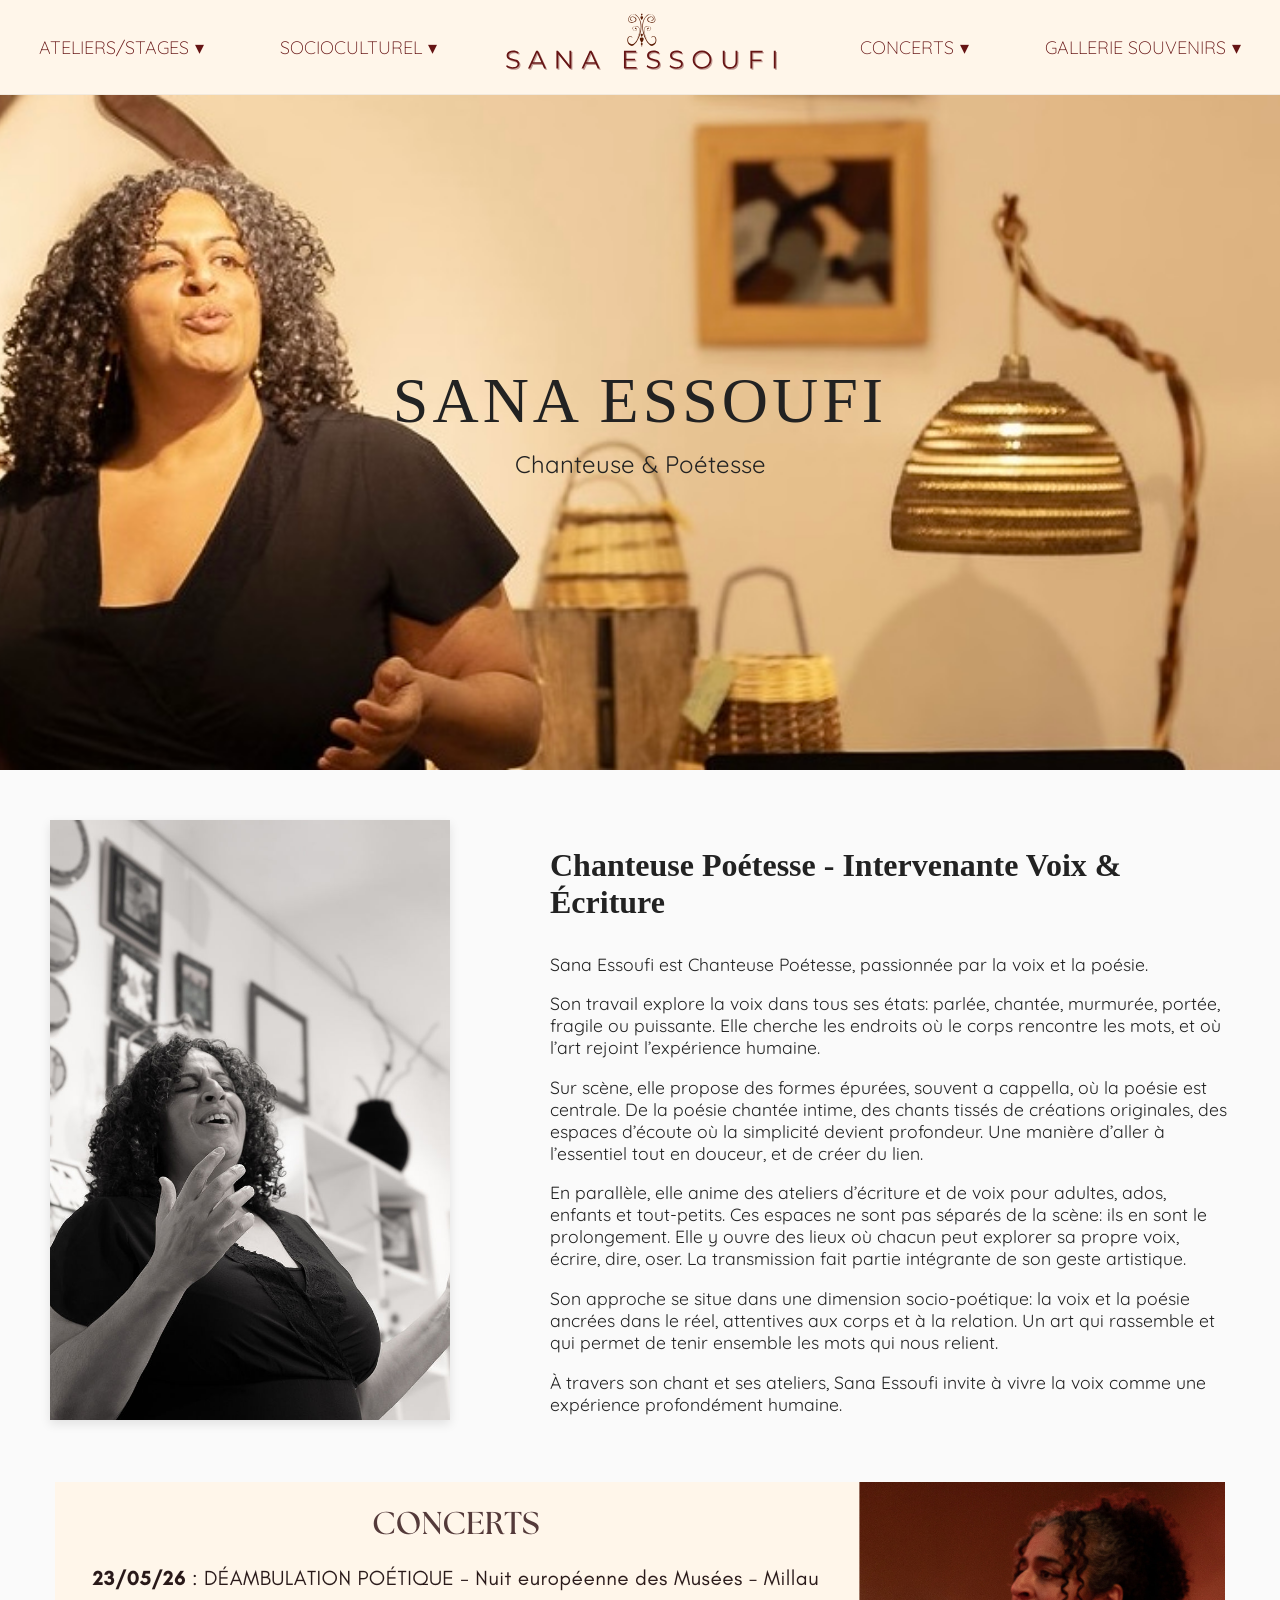
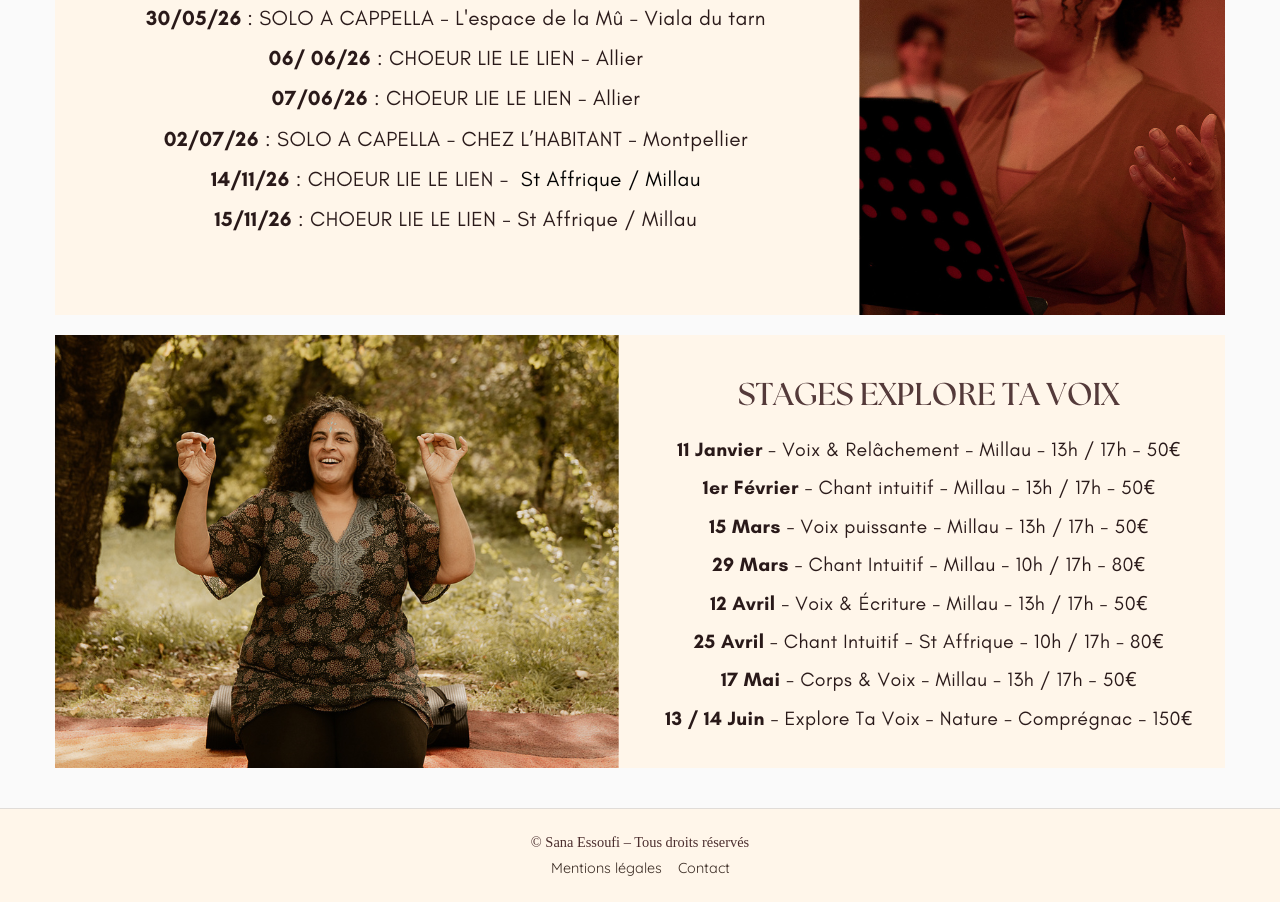
<file: index.html>
<!DOCTYPE html>
<html lang="fr">
<head>
  <meta charset="UTF-8">
  <meta name="viewport" content="width=device-width, initial-scale=1.0">
  <title>Page Type - Chanteuse Poétesse</title>
  <link rel="stylesheet" href="style.css">
  <link rel="stylesheet" href="cal.css">
  <style>
    /* Animation fade-in douce */
    .fade-in {
      opacity: 0;
      transform: translateY(20px);
      animation: fadeInUp 1.2s ease forwards;
    }

    @keyframes fadeInUp {
      from {
        opacity: 0;
        transform: translateY(20px);
      }
      to {
        opacity: 1;
        transform: translateY(0);
      }
    }

    /* Layout texte + photos côte à côte */
    .page-content {
      max-width: 1100px;
      margin: 60px auto;
      padding: 20px;
      display: flex;
      flex-wrap: wrap;
      gap: 40px;
      align-items: center;
    }

    .page-text {
      flex: 1 1 50%;
      font-size: 18px;
      line-height: 1.8;
      text-align: left;
    }

    .page-text h1 {
      font-family: 'Playfair Display', serif;
      font-size: 32px;
      margin-bottom: 20px;
      color: #2c2c2c;
    }

    .page-photos {
      flex: 1 1 50%;
      display: flex;
      flex-direction: column;
      gap: 20px;
    }

    .page-photos img {
      width: 100%;
      border-radius: 8px;
      box-shadow: 0 4px 12px rgba(0,0,0,0.1);
      transition: transform 0.3s;
    }

    .page-photos img:hover {
      transform: scale(1.03);
    }

    /* Responsive : sur mobile texte au-dessus */
    @media(max-width: 768px) {
      .page-content {
        flex-direction: column;
      }
      .page-text, .page-photos {
        flex: 1 1 100%;
      }
    }
  </style>
<script>
document.querySelectorAll('.temoignages-wrapper').forEach(wrapper => {
  const container = wrapper.querySelector('.temoignages-container');
  const btnLeft = wrapper.querySelector('.temoignages-btn.left');
  const btnRight = wrapper.querySelector('.temoignages-btn.right');

  // Clic sur flèches
  btnLeft.addEventListener('click', () => {
    container.scrollBy({ left: -container.clientWidth * 0.8, behavior: 'smooth' });
  });

  btnRight.addEventListener('click', () => {
    container.scrollBy({ left: container.clientWidth * 0.8, behavior: 'smooth' });
  });

  // Glisser au doigt (swipe)
  let startX;
  let scrollLeft;

  container.addEventListener('touchstart', (e) => {
    startX = e.touches[0].pageX - container.offsetLeft;
    scrollLeft = container.scrollLeft;
  });

  container.addEventListener('touchmove', (e) => {
    const x = e.touches[0].pageX - container.offsetLeft;
    const walk = (startX - x);
    container.scrollLeft = scrollLeft + walk;
  });
});
</script>
</head>
<body>

  <!-- HEADER -->
  <header>
<nav class="site-nav">
  <ul class="main-nav">
    <li class="menu-deroulant">
      <button class="menu-btn" aria-expanded="false">ATELIERS/STAGES <span class="arrow">▾</span></button>
      <ul class="sous-menu" aria-hidden="true">
        <li><a href="explore.html">EXPLORE TA VOIX</a></li>
        <li><a href="bebe.html">CHANTER AVEC BÉBÉ</a></li>
      </ul>
    </li>

    <li class="menu-deroulant">
      <button class="menu-btn" aria-expanded="false">SOCIOCULTUREL <span class="arrow">▾</span></button>
      <ul class="sous-menu" aria-hidden="true">
        <li><a href="chant-des-mots.html">LE CHANT DES MOTS</a></li>
        <li><a href="corps-melodie.html">LE CORPS MÉLODIE</a></li>
        <li><a href="femmes-poesie.html">FEMMES & POÉSIE</a></li>
      </ul>
    </li>

   <!-- LOGO AU CENTRE -->
<li class="logo">
  <a href="index.html">
    <svg class="logo-svg" xmlns="http://www.w3.org/2000/svg" viewBox="50 10 400 90" preserveAspectRatio="xMidYMid meet">
      <!-- SVG exact ici -->
<svg xmlns="http://www.w3.org/2000/svg" xmlns:xlink="http://www.w3.org/1999/xlink" width="500" zoomAndPan="magnify" viewBox="0 0 375 74.999997" height="100" preserveAspectRatio="xMidYMid meet" version="1.0"><defs><g/><clipPath id="e8eaeaf152"><rect x="0" width="273" y="0" height="32"/></clipPath></defs><path fill="#5c1d05" d="M 189.800781 15.601562 C 190.957031 16.238281 192.75 15.660156 192.34375 13.695312 C 191.9375 11.730469 189.570312 10.921875 187.203125 12.828125 C 184.832031 14.734375 186.738281 18.777344 192.113281 17.625 C 197.484375 16.46875 190.839844 3.183594 183.851562 12.945312 C 176.863281 22.707031 186.625 42 191.476562 40.039062 C 196.328125 38.074219 195.695312 31.546875 192.863281 30.96875 C 190.03125 30.390625 190.089844 32.46875 190.089844 32.46875 C 190.089844 32.46875 191.246094 31.171875 192.890625 31.546875 C 194.539062 31.921875 195.636719 38.074219 190.785156 38.59375 C 185.929688 39.113281 182.496094 26.925781 182.234375 24.441406 C 181.972656 21.957031 181.308594 13.8125 187.664062 10.144531 C 187.664062 10.144531 190.175781 8.785156 192.199219 11.242188 C 194.222656 13.695312 193.933594 16.757812 191.996094 17.132812 C 190.0625 17.507812 186.394531 17.015625 187.085938 14.386719 C 187.78125 11.761719 191.507812 11.527344 191.824219 13.695312 C 192.140625 15.863281 189.800781 15.601562 189.800781 15.601562 " fill-opacity="1" fill-rule="nonzero"/><path fill="#5c1d05" d="M 186.027344 34.050781 C 186.027344 34.050781 181.90625 26.886719 183.332031 23.113281 C 184.757812 19.335938 191.074219 21.148438 189.839844 23.957031 C 188.609375 26.769531 185.949219 25.578125 185.910156 24.496094 C 185.875 23.417969 186.527344 22.609375 187.144531 22.570312 C 187.144531 22.570312 187.585938 22.457031 187.722656 23.074219 C 187.855469 23.6875 186.335938 23.863281 186.335938 23.863281 C 186.335938 23.863281 185.757812 24.902344 187.066406 25.402344 C 188.375 25.902344 190.109375 24.035156 189.53125 22.589844 C 188.953125 21.148438 185.835938 20.761719 184.582031 21.9375 C 183.332031 23.113281 182.964844 24.460938 183.734375 27.945312 C 184.507812 31.429688 186.085938 33.625 186.027344 34.050781 " fill-opacity="1" fill-rule="nonzero"/><path fill="#5c1d05" d="M 172.226562 15.601562 C 171.074219 16.238281 169.28125 15.660156 169.6875 13.695312 C 170.089844 11.730469 172.460938 10.921875 174.828125 12.828125 C 177.195312 14.734375 175.289062 18.777344 169.917969 17.625 C 164.546875 16.46875 171.1875 3.183594 178.179688 12.945312 C 185.167969 22.707031 175.40625 42 170.554688 40.039062 C 165.699219 38.074219 166.335938 31.546875 169.167969 30.96875 C 171.996094 30.390625 171.941406 32.46875 171.941406 32.46875 C 171.941406 32.46875 170.785156 31.171875 169.136719 31.546875 C 167.492188 31.921875 166.394531 38.074219 171.246094 38.59375 C 176.097656 39.113281 179.535156 26.925781 179.796875 24.441406 C 180.054688 21.957031 180.71875 13.8125 174.367188 10.144531 C 174.367188 10.144531 171.851562 8.785156 169.832031 11.242188 C 167.808594 13.695312 168.097656 16.757812 170.035156 17.132812 C 171.96875 17.507812 175.636719 17.015625 174.945312 14.386719 C 174.25 11.761719 170.523438 11.527344 170.207031 13.695312 C 169.890625 15.863281 172.226562 15.601562 172.226562 15.601562 " fill-opacity="1" fill-rule="nonzero"/><path fill="#5c1d05" d="M 176.003906 34.050781 C 176.003906 34.050781 180.125 26.886719 178.699219 23.113281 C 177.273438 19.335938 170.957031 21.148438 172.191406 23.957031 C 173.421875 26.769531 176.078125 25.578125 176.117188 24.496094 C 176.15625 23.417969 175.5 22.609375 174.886719 22.570312 C 174.886719 22.570312 174.441406 22.457031 174.308594 23.074219 C 174.171875 23.6875 175.695312 23.863281 175.695312 23.863281 C 175.695312 23.863281 176.273438 24.902344 174.960938 25.402344 C 173.652344 25.902344 171.921875 24.035156 172.5 22.589844 C 173.074219 21.148438 176.195312 20.761719 177.445312 21.9375 C 178.699219 23.113281 179.0625 24.460938 178.292969 27.945312 C 177.523438 31.429688 175.945312 33.625 176.003906 34.050781 " fill-opacity="1" fill-rule="nonzero"/><path fill="#5c1d05" d="M 180.945312 32.0625 C 180.945312 32.0625 178.980469 31.890625 179.058594 33.433594 C 179.132812 34.972656 180.945312 37.285156 180.945312 37.285156 C 180.945312 37.285156 182.753906 34.972656 182.832031 33.433594 C 182.910156 31.890625 180.945312 32.0625 180.945312 32.0625 " fill-opacity="1" fill-rule="nonzero"/><path fill="#5c1d05" d="M 180.945312 28.542969 C 180.945312 28.542969 179.816406 28.441406 179.859375 29.328125 C 179.902344 30.214844 180.945312 31.542969 180.945312 31.542969 C 180.945312 31.542969 181.984375 30.214844 182.027344 29.328125 C 182.074219 28.441406 180.945312 28.542969 180.945312 28.542969 " fill-opacity="1" fill-rule="nonzero"/><path fill="#5c1d05" d="M 180.945312 11.550781 C 180.945312 11.550781 179.574219 11.429688 179.628906 12.503906 C 179.679688 13.578125 180.945312 15.191406 180.945312 15.191406 C 180.945312 15.191406 182.207031 13.578125 182.261719 12.503906 C 182.3125 11.429688 180.945312 11.550781 180.945312 11.550781 " fill-opacity="1" fill-rule="nonzero"/><path fill="#5c1d05" d="M 180.945312 9.09375 C 180.945312 9.09375 180.15625 9.023438 180.1875 9.640625 C 180.21875 10.257812 180.945312 11.1875 180.945312 11.1875 C 180.945312 11.1875 181.671875 10.257812 181.699219 9.640625 C 181.730469 9.023438 180.945312 9.09375 180.945312 9.09375 " fill-opacity="1" fill-rule="nonzero"/><path fill="#5c1d05" d="M 181.867188 38.410156 C 181.867188 38.921875 181.453125 39.335938 180.945312 39.335938 C 180.433594 39.335938 180.019531 38.921875 180.019531 38.410156 C 180.019531 37.898438 180.433594 37.484375 180.945312 37.484375 C 181.453125 37.484375 181.867188 37.898438 181.867188 38.410156 " fill-opacity="1" fill-rule="nonzero"/><path fill="#5c1d05" d="M 181.539062 40.164062 C 181.539062 40.492188 181.273438 40.757812 180.945312 40.757812 C 180.613281 40.757812 180.347656 40.492188 180.347656 40.164062 C 180.347656 39.832031 180.613281 39.566406 180.945312 39.566406 C 181.273438 39.566406 181.539062 39.832031 181.539062 40.164062 " fill-opacity="1" fill-rule="nonzero"/><g transform="matrix(1, 0, 0, 1, 48, 39)"><g clip-path="url(#e8eaeaf152)"><g fill="#661414" fill-opacity="0.4"><g transform="translate(2.131263, 24.152197)"><g><path d="M 7.53125 0.140625 C 6.257812 0.140625 5.035156 -0.0625 3.859375 -0.46875 C 2.691406 -0.875 1.789062 -1.414062 1.15625 -2.09375 L 1.859375 -3.484375 C 2.484375 -2.859375 3.3125 -2.351562 4.34375 -1.96875 C 5.375 -1.59375 6.4375 -1.40625 7.53125 -1.40625 C 9.070312 -1.40625 10.226562 -1.6875 11 -2.25 C 11.769531 -2.8125 12.15625 -3.539062 12.15625 -4.4375 C 12.15625 -5.125 11.945312 -5.671875 11.53125 -6.078125 C 11.113281 -6.492188 10.597656 -6.8125 9.984375 -7.03125 C 9.378906 -7.25 8.539062 -7.488281 7.46875 -7.75 C 6.164062 -8.082031 5.128906 -8.398438 4.359375 -8.703125 C 3.597656 -9.003906 2.941406 -9.460938 2.390625 -10.078125 C 1.847656 -10.703125 1.578125 -11.546875 1.578125 -12.609375 C 1.578125 -13.484375 1.804688 -14.273438 2.265625 -14.984375 C 2.722656 -15.691406 3.425781 -16.257812 4.375 -16.6875 C 5.320312 -17.113281 6.5 -17.328125 7.90625 -17.328125 C 8.882812 -17.328125 9.84375 -17.191406 10.78125 -16.921875 C 11.726562 -16.648438 12.546875 -16.28125 13.234375 -15.8125 L 12.609375 -14.359375 C 11.890625 -14.835938 11.117188 -15.191406 10.296875 -15.421875 C 9.484375 -15.660156 8.6875 -15.78125 7.90625 -15.78125 C 6.394531 -15.78125 5.257812 -15.488281 4.5 -14.90625 C 3.738281 -14.332031 3.359375 -13.585938 3.359375 -12.671875 C 3.359375 -11.984375 3.566406 -11.429688 3.984375 -11.015625 C 4.398438 -10.597656 4.921875 -10.273438 5.546875 -10.046875 C 6.179688 -9.828125 7.03125 -9.585938 8.09375 -9.328125 C 9.351562 -9.015625 10.375 -8.707031 11.15625 -8.40625 C 11.9375 -8.101562 12.59375 -7.644531 13.125 -7.03125 C 13.664062 -6.414062 13.9375 -5.585938 13.9375 -4.546875 C 13.9375 -3.671875 13.703125 -2.878906 13.234375 -2.171875 C 12.773438 -1.460938 12.0625 -0.898438 11.09375 -0.484375 C 10.125 -0.0664062 8.9375 0.140625 7.53125 0.140625 Z M 7.53125 0.140625 "/></g></g></g><g fill="#661414" fill-opacity="0.4"><g transform="translate(24.279231, 24.152197)"><g><path d="M 13.578125 -4.59375 L 4 -4.59375 L 1.9375 0 L 0.046875 0 L 7.90625 -17.1875 L 9.703125 -17.1875 L 17.546875 0 L 15.640625 0 Z M 12.90625 -6.0625 L 8.78125 -15.296875 L 4.65625 -6.0625 Z M 12.90625 -6.0625 "/></g></g></g><g fill="#661414" fill-opacity="0.4"><g transform="translate(48.931758, 24.152197)"><g><path d="M 17.15625 -17.1875 L 17.15625 0 L 15.65625 0 L 4.609375 -13.9375 L 4.609375 0 L 2.796875 0 L 2.796875 -17.1875 L 4.296875 -17.1875 L 15.359375 -3.234375 L 15.359375 -17.1875 Z M 17.15625 -17.1875 "/></g></g></g><g fill="#661414" fill-opacity="0.4"><g transform="translate(75.941505, 24.152197)"><g><path d="M 13.578125 -4.59375 L 4 -4.59375 L 1.9375 0 L 0.046875 0 L 7.90625 -17.1875 L 9.703125 -17.1875 L 17.546875 0 L 15.640625 0 Z M 12.90625 -6.0625 L 8.78125 -15.296875 L 4.65625 -6.0625 Z M 12.90625 -6.0625 "/></g></g></g><g fill="#661414" fill-opacity="0.4"><g transform="translate(100.594032, 24.152197)"><g/></g></g><g fill="#661414" fill-opacity="0.4"><g transform="translate(114.074318, 24.152197)"><g><path d="M 14.953125 -1.578125 L 14.953125 0 L 2.796875 0 L 2.796875 -17.1875 L 14.578125 -17.1875 L 14.578125 -15.609375 L 4.609375 -15.609375 L 4.609375 -9.5 L 13.5 -9.5 L 13.5 -7.953125 L 4.609375 -7.953125 L 4.609375 -1.578125 Z M 14.953125 -1.578125 "/></g></g></g><g fill="#661414" fill-opacity="0.4"><g transform="translate(137.548234, 24.152197)"><g><path d="M 7.53125 0.140625 C 6.257812 0.140625 5.035156 -0.0625 3.859375 -0.46875 C 2.691406 -0.875 1.789062 -1.414062 1.15625 -2.09375 L 1.859375 -3.484375 C 2.484375 -2.859375 3.3125 -2.351562 4.34375 -1.96875 C 5.375 -1.59375 6.4375 -1.40625 7.53125 -1.40625 C 9.070312 -1.40625 10.226562 -1.6875 11 -2.25 C 11.769531 -2.8125 12.15625 -3.539062 12.15625 -4.4375 C 12.15625 -5.125 11.945312 -5.671875 11.53125 -6.078125 C 11.113281 -6.492188 10.597656 -6.8125 9.984375 -7.03125 C 9.378906 -7.25 8.539062 -7.488281 7.46875 -7.75 C 6.164062 -8.082031 5.128906 -8.398438 4.359375 -8.703125 C 3.597656 -9.003906 2.941406 -9.460938 2.390625 -10.078125 C 1.847656 -10.703125 1.578125 -11.546875 1.578125 -12.609375 C 1.578125 -13.484375 1.804688 -14.273438 2.265625 -14.984375 C 2.722656 -15.691406 3.425781 -16.257812 4.375 -16.6875 C 5.320312 -17.113281 6.5 -17.328125 7.90625 -17.328125 C 8.882812 -17.328125 9.84375 -17.191406 10.78125 -16.921875 C 11.726562 -16.648438 12.546875 -16.28125 13.234375 -15.8125 L 12.609375 -14.359375 C 11.890625 -14.835938 11.117188 -15.191406 10.296875 -15.421875 C 9.484375 -15.660156 8.6875 -15.78125 7.90625 -15.78125 C 6.394531 -15.78125 5.257812 -15.488281 4.5 -14.90625 C 3.738281 -14.332031 3.359375 -13.585938 3.359375 -12.671875 C 3.359375 -11.984375 3.566406 -11.429688 3.984375 -11.015625 C 4.398438 -10.597656 4.921875 -10.273438 5.546875 -10.046875 C 6.179688 -9.828125 7.03125 -9.585938 8.09375 -9.328125 C 9.351562 -9.015625 10.375 -8.707031 11.15625 -8.40625 C 11.9375 -8.101562 12.59375 -7.644531 13.125 -7.03125 C 13.664062 -6.414062 13.9375 -5.585938 13.9375 -4.546875 C 13.9375 -3.671875 13.703125 -2.878906 13.234375 -2.171875 C 12.773438 -1.460938 12.0625 -0.898438 11.09375 -0.484375 C 10.125 -0.0664062 8.9375 0.140625 7.53125 0.140625 Z M 7.53125 0.140625 "/></g></g></g><g fill="#661414" fill-opacity="0.4"><g transform="translate(159.696203, 24.152197)"><g><path d="M 7.53125 0.140625 C 6.257812 0.140625 5.035156 -0.0625 3.859375 -0.46875 C 2.691406 -0.875 1.789062 -1.414062 1.15625 -2.09375 L 1.859375 -3.484375 C 2.484375 -2.859375 3.3125 -2.351562 4.34375 -1.96875 C 5.375 -1.59375 6.4375 -1.40625 7.53125 -1.40625 C 9.070312 -1.40625 10.226562 -1.6875 11 -2.25 C 11.769531 -2.8125 12.15625 -3.539062 12.15625 -4.4375 C 12.15625 -5.125 11.945312 -5.671875 11.53125 -6.078125 C 11.113281 -6.492188 10.597656 -6.8125 9.984375 -7.03125 C 9.378906 -7.25 8.539062 -7.488281 7.46875 -7.75 C 6.164062 -8.082031 5.128906 -8.398438 4.359375 -8.703125 C 3.597656 -9.003906 2.941406 -9.460938 2.390625 -10.078125 C 1.847656 -10.703125 1.578125 -11.546875 1.578125 -12.609375 C 1.578125 -13.484375 1.804688 -14.273438 2.265625 -14.984375 C 2.722656 -15.691406 3.425781 -16.257812 4.375 -16.6875 C 5.320312 -17.113281 6.5 -17.328125 7.90625 -17.328125 C 8.882812 -17.328125 9.84375 -17.191406 10.78125 -16.921875 C 11.726562 -16.648438 12.546875 -16.28125 13.234375 -15.8125 L 12.609375 -14.359375 C 11.890625 -14.835938 11.117188 -15.191406 10.296875 -15.421875 C 9.484375 -15.660156 8.6875 -15.78125 7.90625 -15.78125 C 6.394531 -15.78125 5.257812 -15.488281 4.5 -14.90625 C 3.738281 -14.332031 3.359375 -13.585938 3.359375 -12.671875 C 3.359375 -11.984375 3.566406 -11.429688 3.984375 -11.015625 C 4.398438 -10.597656 4.921875 -10.273438 5.546875 -10.046875 C 6.179688 -9.828125 7.03125 -9.585938 8.09375 -9.328125 C 9.351562 -9.015625 10.375 -8.707031 11.15625 -8.40625 C 11.9375 -8.101562 12.59375 -7.644531 13.125 -7.03125 C 13.664062 -6.414062 13.9375 -5.585938 13.9375 -4.546875 C 13.9375 -3.671875 13.703125 -2.878906 13.234375 -2.171875 C 12.773438 -1.460938 12.0625 -0.898438 11.09375 -0.484375 C 10.125 -0.0664062 8.9375 0.140625 7.53125 0.140625 Z M 7.53125 0.140625 "/></g></g></g><g fill="#661414" fill-opacity="0.4"><g transform="translate(181.844171, 24.152197)"><g><path d="M 10.3125 0.140625 C 8.601562 0.140625 7.054688 -0.238281 5.671875 -1 C 4.296875 -1.757812 3.21875 -2.800781 2.4375 -4.125 C 1.664062 -5.445312 1.28125 -6.9375 1.28125 -8.59375 C 1.28125 -10.25 1.664062 -11.738281 2.4375 -13.0625 C 3.21875 -14.382812 4.296875 -15.425781 5.671875 -16.1875 C 7.054688 -16.945312 8.601562 -17.328125 10.3125 -17.328125 C 12.007812 -17.328125 13.539062 -16.953125 14.90625 -16.203125 C 16.28125 -15.453125 17.359375 -14.410156 18.140625 -13.078125 C 18.921875 -11.742188 19.3125 -10.25 19.3125 -8.59375 C 19.3125 -6.9375 18.921875 -5.441406 18.140625 -4.109375 C 17.359375 -2.773438 16.28125 -1.734375 14.90625 -0.984375 C 13.539062 -0.234375 12.007812 0.140625 10.3125 0.140625 Z M 10.3125 -1.46875 C 11.664062 -1.46875 12.890625 -1.773438 13.984375 -2.390625 C 15.085938 -3.003906 15.945312 -3.851562 16.5625 -4.9375 C 17.1875 -6.03125 17.5 -7.25 17.5 -8.59375 C 17.5 -9.9375 17.1875 -11.148438 16.5625 -12.234375 C 15.945312 -13.328125 15.085938 -14.175781 13.984375 -14.78125 C 12.890625 -15.394531 11.664062 -15.703125 10.3125 -15.703125 C 8.945312 -15.703125 7.710938 -15.394531 6.609375 -14.78125 C 5.503906 -14.175781 4.632812 -13.328125 4 -12.234375 C 3.375 -11.148438 3.0625 -9.9375 3.0625 -8.59375 C 3.0625 -7.25 3.375 -6.03125 4 -4.9375 C 4.632812 -3.851562 5.503906 -3.003906 6.609375 -2.390625 C 7.710938 -1.773438 8.945312 -1.46875 10.3125 -1.46875 Z M 10.3125 -1.46875 "/></g></g></g><g fill="#661414" fill-opacity="0.4"><g transform="translate(209.49232, 24.152197)"><g><path d="M 9.71875 0.140625 C 7.488281 0.140625 5.753906 -0.492188 4.515625 -1.765625 C 3.273438 -3.046875 2.65625 -4.90625 2.65625 -7.34375 L 2.65625 -17.1875 L 4.46875 -17.1875 L 4.46875 -7.40625 C 4.46875 -5.414062 4.914062 -3.925781 5.8125 -2.9375 C 6.71875 -1.957031 8.019531 -1.46875 9.71875 -1.46875 C 11.4375 -1.46875 12.742188 -1.957031 13.640625 -2.9375 C 14.546875 -3.925781 15 -5.414062 15 -7.40625 L 15 -17.1875 L 16.765625 -17.1875 L 16.765625 -7.34375 C 16.765625 -4.90625 16.144531 -3.046875 14.90625 -1.765625 C 13.675781 -0.492188 11.945312 0.140625 9.71875 0.140625 Z M 9.71875 0.140625 "/></g></g></g><g fill="#661414" fill-opacity="0.4"><g transform="translate(235.986432, 24.152197)"><g><path d="M 4.609375 -15.609375 L 4.609375 -8.859375 L 13.5 -8.859375 L 13.5 -7.296875 L 4.609375 -7.296875 L 4.609375 0 L 2.796875 0 L 2.796875 -17.1875 L 14.578125 -17.1875 L 14.578125 -15.609375 Z M 4.609375 -15.609375 "/></g></g></g><g fill="#661414" fill-opacity="0.4"><g transform="translate(258.576383, 24.152197)"><g><path d="M 2.796875 -17.1875 L 4.609375 -17.1875 L 4.609375 0 L 2.796875 0 Z M 2.796875 -17.1875 "/></g></g></g><g fill="#661414" fill-opacity="1"><g transform="translate(1.04611, 23.067044)"><g><path d="M 7.53125 0.140625 C 6.257812 0.140625 5.035156 -0.0625 3.859375 -0.46875 C 2.691406 -0.875 1.789062 -1.414062 1.15625 -2.09375 L 1.859375 -3.484375 C 2.484375 -2.859375 3.3125 -2.351562 4.34375 -1.96875 C 5.375 -1.59375 6.4375 -1.40625 7.53125 -1.40625 C 9.070312 -1.40625 10.226562 -1.6875 11 -2.25 C 11.769531 -2.8125 12.15625 -3.539062 12.15625 -4.4375 C 12.15625 -5.125 11.945312 -5.671875 11.53125 -6.078125 C 11.113281 -6.492188 10.597656 -6.8125 9.984375 -7.03125 C 9.378906 -7.25 8.539062 -7.488281 7.46875 -7.75 C 6.164062 -8.082031 5.128906 -8.398438 4.359375 -8.703125 C 3.597656 -9.003906 2.941406 -9.460938 2.390625 -10.078125 C 1.847656 -10.703125 1.578125 -11.546875 1.578125 -12.609375 C 1.578125 -13.484375 1.804688 -14.273438 2.265625 -14.984375 C 2.722656 -15.691406 3.425781 -16.257812 4.375 -16.6875 C 5.320312 -17.113281 6.5 -17.328125 7.90625 -17.328125 C 8.882812 -17.328125 9.84375 -17.191406 10.78125 -16.921875 C 11.726562 -16.648438 12.546875 -16.28125 13.234375 -15.8125 L 12.609375 -14.359375 C 11.890625 -14.835938 11.117188 -15.191406 10.296875 -15.421875 C 9.484375 -15.660156 8.6875 -15.78125 7.90625 -15.78125 C 6.394531 -15.78125 5.257812 -15.488281 4.5 -14.90625 C 3.738281 -14.332031 3.359375 -13.585938 3.359375 -12.671875 C 3.359375 -11.984375 3.566406 -11.429688 3.984375 -11.015625 C 4.398438 -10.597656 4.921875 -10.273438 5.546875 -10.046875 C 6.179688 -9.828125 7.03125 -9.585938 8.09375 -9.328125 C 9.351562 -9.015625 10.375 -8.707031 11.15625 -8.40625 C 11.9375 -8.101562 12.59375 -7.644531 13.125 -7.03125 C 13.664062 -6.414062 13.9375 -5.585938 13.9375 -4.546875 C 13.9375 -3.671875 13.703125 -2.878906 13.234375 -2.171875 C 12.773438 -1.460938 12.0625 -0.898438 11.09375 -0.484375 C 10.125 -0.0664062 8.9375 0.140625 7.53125 0.140625 Z M 7.53125 0.140625 "/></g></g></g><g fill="#661414" fill-opacity="1"><g transform="translate(23.194079, 23.067044)"><g><path d="M 13.578125 -4.59375 L 4 -4.59375 L 1.9375 0 L 0.046875 0 L 7.90625 -17.1875 L 9.703125 -17.1875 L 17.546875 0 L 15.640625 0 Z M 12.90625 -6.0625 L 8.78125 -15.296875 L 4.65625 -6.0625 Z M 12.90625 -6.0625 "/></g></g></g><g fill="#661414" fill-opacity="1"><g transform="translate(47.846605, 23.067044)"><g><path d="M 17.15625 -17.1875 L 17.15625 0 L 15.65625 0 L 4.609375 -13.9375 L 4.609375 0 L 2.796875 0 L 2.796875 -17.1875 L 4.296875 -17.1875 L 15.359375 -3.234375 L 15.359375 -17.1875 Z M 17.15625 -17.1875 "/></g></g></g><g fill="#661414" fill-opacity="1"><g transform="translate(74.856353, 23.067044)"><g><path d="M 13.578125 -4.59375 L 4 -4.59375 L 1.9375 0 L 0.046875 0 L 7.90625 -17.1875 L 9.703125 -17.1875 L 17.546875 0 L 15.640625 0 Z M 12.90625 -6.0625 L 8.78125 -15.296875 L 4.65625 -6.0625 Z M 12.90625 -6.0625 "/></g></g></g><g fill="#661414" fill-opacity="1"><g transform="translate(99.508879, 23.067044)"><g/></g></g><g fill="#661414" fill-opacity="1"><g transform="translate(112.989165, 23.067044)"><g><path d="M 14.953125 -1.578125 L 14.953125 0 L 2.796875 0 L 2.796875 -17.1875 L 14.578125 -17.1875 L 14.578125 -15.609375 L 4.609375 -15.609375 L 4.609375 -9.5 L 13.5 -9.5 L 13.5 -7.953125 L 4.609375 -7.953125 L 4.609375 -1.578125 Z M 14.953125 -1.578125 "/></g></g></g><g fill="#661414" fill-opacity="1"><g transform="translate(136.463082, 23.067044)"><g><path d="M 7.53125 0.140625 C 6.257812 0.140625 5.035156 -0.0625 3.859375 -0.46875 C 2.691406 -0.875 1.789062 -1.414062 1.15625 -2.09375 L 1.859375 -3.484375 C 2.484375 -2.859375 3.3125 -2.351562 4.34375 -1.96875 C 5.375 -1.59375 6.4375 -1.40625 7.53125 -1.40625 C 9.070312 -1.40625 10.226562 -1.6875 11 -2.25 C 11.769531 -2.8125 12.15625 -3.539062 12.15625 -4.4375 C 12.15625 -5.125 11.945312 -5.671875 11.53125 -6.078125 C 11.113281 -6.492188 10.597656 -6.8125 9.984375 -7.03125 C 9.378906 -7.25 8.539062 -7.488281 7.46875 -7.75 C 6.164062 -8.082031 5.128906 -8.398438 4.359375 -8.703125 C 3.597656 -9.003906 2.941406 -9.460938 2.390625 -10.078125 C 1.847656 -10.703125 1.578125 -11.546875 1.578125 -12.609375 C 1.578125 -13.484375 1.804688 -14.273438 2.265625 -14.984375 C 2.722656 -15.691406 3.425781 -16.257812 4.375 -16.6875 C 5.320312 -17.113281 6.5 -17.328125 7.90625 -17.328125 C 8.882812 -17.328125 9.84375 -17.191406 10.78125 -16.921875 C 11.726562 -16.648438 12.546875 -16.28125 13.234375 -15.8125 L 12.609375 -14.359375 C 11.890625 -14.835938 11.117188 -15.191406 10.296875 -15.421875 C 9.484375 -15.660156 8.6875 -15.78125 7.90625 -15.78125 C 6.394531 -15.78125 5.257812 -15.488281 4.5 -14.90625 C 3.738281 -14.332031 3.359375 -13.585938 3.359375 -12.671875 C 3.359375 -11.984375 3.566406 -11.429688 3.984375 -11.015625 C 4.398438 -10.597656 4.921875 -10.273438 5.546875 -10.046875 C 6.179688 -9.828125 7.03125 -9.585938 8.09375 -9.328125 C 9.351562 -9.015625 10.375 -8.707031 11.15625 -8.40625 C 11.9375 -8.101562 12.59375 -7.644531 13.125 -7.03125 C 13.664062 -6.414062 13.9375 -5.585938 13.9375 -4.546875 C 13.9375 -3.671875 13.703125 -2.878906 13.234375 -2.171875 C 12.773438 -1.460938 12.0625 -0.898438 11.09375 -0.484375 C 10.125 -0.0664062 8.9375 0.140625 7.53125 0.140625 Z M 7.53125 0.140625 "/></g></g></g><g fill="#661414" fill-opacity="1"><g transform="translate(158.61105, 23.067044)"><g><path d="M 7.53125 0.140625 C 6.257812 0.140625 5.035156 -0.0625 3.859375 -0.46875 C 2.691406 -0.875 1.789062 -1.414062 1.15625 -2.09375 L 1.859375 -3.484375 C 2.484375 -2.859375 3.3125 -2.351562 4.34375 -1.96875 C 5.375 -1.59375 6.4375 -1.40625 7.53125 -1.40625 C 9.070312 -1.40625 10.226562 -1.6875 11 -2.25 C 11.769531 -2.8125 12.15625 -3.539062 12.15625 -4.4375 C 12.15625 -5.125 11.945312 -5.671875 11.53125 -6.078125 C 11.113281 -6.492188 10.597656 -6.8125 9.984375 -7.03125 C 9.378906 -7.25 8.539062 -7.488281 7.46875 -7.75 C 6.164062 -8.082031 5.128906 -8.398438 4.359375 -8.703125 C 3.597656 -9.003906 2.941406 -9.460938 2.390625 -10.078125 C 1.847656 -10.703125 1.578125 -11.546875 1.578125 -12.609375 C 1.578125 -13.484375 1.804688 -14.273438 2.265625 -14.984375 C 2.722656 -15.691406 3.425781 -16.257812 4.375 -16.6875 C 5.320312 -17.113281 6.5 -17.328125 7.90625 -17.328125 C 8.882812 -17.328125 9.84375 -17.191406 10.78125 -16.921875 C 11.726562 -16.648438 12.546875 -16.28125 13.234375 -15.8125 L 12.609375 -14.359375 C 11.890625 -14.835938 11.117188 -15.191406 10.296875 -15.421875 C 9.484375 -15.660156 8.6875 -15.78125 7.90625 -15.78125 C 6.394531 -15.78125 5.257812 -15.488281 4.5 -14.90625 C 3.738281 -14.332031 3.359375 -13.585938 3.359375 -12.671875 C 3.359375 -11.984375 3.566406 -11.429688 3.984375 -11.015625 C 4.398438 -10.597656 4.921875 -10.273438 5.546875 -10.046875 C 6.179688 -9.828125 7.03125 -9.585938 8.09375 -9.328125 C 9.351562 -9.015625 10.375 -8.707031 11.15625 -8.40625 C 11.9375 -8.101562 12.59375 -7.644531 13.125 -7.03125 C 13.664062 -6.414062 13.9375 -5.585938 13.9375 -4.546875 C 13.9375 -3.671875 13.703125 -2.878906 13.234375 -2.171875 C 12.773438 -1.460938 12.0625 -0.898438 11.09375 -0.484375 C 10.125 -0.0664062 8.9375 0.140625 7.53125 0.140625 Z M 7.53125 0.140625 "/></g></g></g><g fill="#661414" fill-opacity="1"><g transform="translate(180.759019, 23.067044)"><g><path d="M 10.3125 0.140625 C 8.601562 0.140625 7.054688 -0.238281 5.671875 -1 C 4.296875 -1.757812 3.21875 -2.800781 2.4375 -4.125 C 1.664062 -5.445312 1.28125 -6.9375 1.28125 -8.59375 C 1.28125 -10.25 1.664062 -11.738281 2.4375 -13.0625 C 3.21875 -14.382812 4.296875 -15.425781 5.671875 -16.1875 C 7.054688 -16.945312 8.601562 -17.328125 10.3125 -17.328125 C 12.007812 -17.328125 13.539062 -16.953125 14.90625 -16.203125 C 16.28125 -15.453125 17.359375 -14.410156 18.140625 -13.078125 C 18.921875 -11.742188 19.3125 -10.25 19.3125 -8.59375 C 19.3125 -6.9375 18.921875 -5.441406 18.140625 -4.109375 C 17.359375 -2.773438 16.28125 -1.734375 14.90625 -0.984375 C 13.539062 -0.234375 12.007812 0.140625 10.3125 0.140625 Z M 10.3125 -1.46875 C 11.664062 -1.46875 12.890625 -1.773438 13.984375 -2.390625 C 15.085938 -3.003906 15.945312 -3.851562 16.5625 -4.9375 C 17.1875 -6.03125 17.5 -7.25 17.5 -8.59375 C 17.5 -9.9375 17.1875 -11.148438 16.5625 -12.234375 C 15.945312 -13.328125 15.085938 -14.175781 13.984375 -14.78125 C 12.890625 -15.394531 11.664062 -15.703125 10.3125 -15.703125 C 8.945312 -15.703125 7.710938 -15.394531 6.609375 -14.78125 C 5.503906 -14.175781 4.632812 -13.328125 4 -12.234375 C 3.375 -11.148438 3.0625 -9.9375 3.0625 -8.59375 C 3.0625 -7.25 3.375 -6.03125 4 -4.9375 C 4.632812 -3.851562 5.503906 -3.003906 6.609375 -2.390625 C 7.710938 -1.773438 8.945312 -1.46875 10.3125 -1.46875 Z M 10.3125 -1.46875 "/></g></g></g><g fill="#661414" fill-opacity="1"><g transform="translate(208.407168, 23.067044)"><g><path d="M 9.71875 0.140625 C 7.488281 0.140625 5.753906 -0.492188 4.515625 -1.765625 C 3.273438 -3.046875 2.65625 -4.90625 2.65625 -7.34375 L 2.65625 -17.1875 L 4.46875 -17.1875 L 4.46875 -7.40625 C 4.46875 -5.414062 4.914062 -3.925781 5.8125 -2.9375 C 6.71875 -1.957031 8.019531 -1.46875 9.71875 -1.46875 C 11.4375 -1.46875 12.742188 -1.957031 13.640625 -2.9375 C 14.546875 -3.925781 15 -5.414062 15 -7.40625 L 15 -17.1875 L 16.765625 -17.1875 L 16.765625 -7.34375 C 16.765625 -4.90625 16.144531 -3.046875 14.90625 -1.765625 C 13.675781 -0.492188 11.945312 0.140625 9.71875 0.140625 Z M 9.71875 0.140625 "/></g></g></g><g fill="#661414" fill-opacity="1"><g transform="translate(234.901279, 23.067044)"><g><path d="M 4.609375 -15.609375 L 4.609375 -8.859375 L 13.5 -8.859375 L 13.5 -7.296875 L 4.609375 -7.296875 L 4.609375 0 L 2.796875 0 L 2.796875 -17.1875 L 14.578125 -17.1875 L 14.578125 -15.609375 Z M 4.609375 -15.609375 "/></g></g></g><g fill="#661414" fill-opacity="1"><g transform="translate(257.49123, 23.067044)"><g><path d="M 2.796875 -17.1875 L 4.609375 -17.1875 L 4.609375 0 L 2.796875 0 Z M 2.796875 -17.1875 "/></g></g></g></g></g></svg>
    </svg>
  </a>
</li>
    <li class="menu-deroulant">
      <button class="menu-btn" aria-expanded="false">CONCERTS <span class="arrow">▾</span></button>
      <ul class="sous-menu" aria-hidden="true">
        <li><a href="choristes.html">LIE LE LIEN - CHORISTES</a></li>
        <li><a href="solos.html">LES SOLOS</a></li>
      </ul>
    </li>

        <li class="menu-deroulant">
          <button class="menu-btn" aria-expanded="false">GALLERIE SOUVENIRS <span class="arrow">▾</span></button>
          <ul class="sous-menu" aria-hidden="true">
            <li><a href="souvconcerts.html">CONCERTS</a></li>
            <li><a href="souvateliers.html">ATELIERS</a></li>
          </ul>
        </li>
      </ul>
    </nav>
  </header>

<!-- SECTION HERO -->
<section class="hero">
  <img src="index.jpg" alt="Photo d’accueil" class="hero-image">
  
  <div class="hero-text fade-in-left">
    <h1>
      <span class="prenom">SANA ESSOUFI</span>
    </h1>
    <p>Chanteuse & Poétesse</p>
  </div>
</section>

  <!-- PRESENTATION -->
  <main>
<section class="presentation">
  <div class="presentation-container">
    <div class="presentation-image">
      <img src="index1.jpg" alt="Sana Essoufi" />
    </div>
    <div class="presentation-text">
      <h2>Chanteuse Poétesse - Intervenante Voix & Écriture</h2>
      <p>
        Sana Essoufi est Chanteuse Poétesse, passionnée par la voix et la poésie. 
</p>

		<p>
Son travail explore la voix dans tous ses états: parlée, chantée, murmurée, portée, fragile ou puissante. Elle cherche les endroits où le corps rencontre les mots, et où l’art rejoint l’expérience humaine.
</p>

		<p>
Sur scène, elle propose des formes épurées, souvent a cappella, où la poésie est centrale. De la poésie chantée intime, des chants tissés de créations originales, des espaces d’écoute où la simplicité devient profondeur. Une manière d’aller à l’essentiel tout en douceur, et de créer du lien.
</p>

		<p>
En parallèle, elle anime des ateliers d’écriture et de voix pour adultes, ados, enfants et tout-petits. Ces espaces ne sont pas séparés de la scène: ils en sont le prolongement. Elle y ouvre des lieux où chacun peut explorer sa propre voix, écrire, dire, oser. La transmission fait partie intégrante de son geste artistique.
</p>

		<p>
Son approche se situe dans une dimension socio-poétique: la voix et la poésie ancrées dans le réel, attentives aux corps et à la relation. Un art qui rassemble et qui permet de tenir ensemble les mots qui nous relient.
</p>

		<p>
À travers son chant et ses ateliers, Sana Essoufi invite à vivre la voix comme une expérience profondément humaine.
</p>


    </div>
  </div>
</section>

<section>
<div class="calendriers">
    <img src="index3.png" alt="Calendrier des prestations 1">
    <img src="index2.png" alt="Calendrier des prestations 2">
</div>

</section>

</main>

  <!-- FOOTER -->
<footer class="site-footer">
  <p>© Sana Essoufi – Tous droits réservés</p>
  <nav class="footer-links">
    <a href="mentions-legales.html">Mentions légales</a>
    <a href="contact.html">Contact</a>
  </nav>
</footer>

  <!-- SCRIPT menus déroulants -->
  <script>
    document.querySelectorAll(".menu-deroulant").forEach(menu => {
      const btn = menu.querySelector(".menu-btn");
      if(btn){
        btn.addEventListener("click", (e) => {
          e.stopPropagation();
          menu.classList.toggle("open");
          document.querySelectorAll(".menu-deroulant").forEach(other => {
            if(other !== menu) other.classList.remove("open");
          });
        });
      }
    });

    document.addEventListener("click", (e) => {
      if(!e.target.closest(".menu-deroulant")){
        document.querySelectorAll(".menu-deroulant").forEach(menu => menu.classList.remove("open"));
      }
    });
  </script>

<script>

const sheets = document.querySelectorAll(".sheet");

sheets.forEach((sheet, index)=>{

    sheet.style.zIndex = sheets.length - index;

    sheet.addEventListener("click",()=>{

        sheet.classList.toggle("flipped");

        if(sheet.classList.contains("flipped")){
            sheet.style.zIndex = index;
        }else{
            sheet.style.zIndex = sheets.length - index;
        }

    });

});

</script>


<script>
document.addEventListener("DOMContentLoaded", () => {

  document.querySelectorAll('.temoignages-wrapper').forEach(wrapper => {
    const container = wrapper.querySelector('.temoignages-container');
    const btnLeft = wrapper.querySelector('.temoignages-btn.left');
    const btnRight = wrapper.querySelector('.temoignages-btn.right');

    if (!container) return;

    /* =========================
       FLÈCHES
    ========================= */
    if(btnLeft && btnRight){
      btnLeft.addEventListener('click', () => {
        container.scrollBy({ left: -container.clientWidth * 0.8, behavior: 'smooth' });
      });

      btnRight.addEventListener('click', () => {
        container.scrollBy({ left: container.clientWidth * 0.8, behavior: 'smooth' });
      });
    }

    /* =========================
       PAUSE AU SURVOL
    ========================= */
    container.addEventListener("mouseenter", stopAutoScroll);
    container.addEventListener("mouseleave", startAutoScroll);

    /* =========================
       SWIPE MOBILE
    ========================= */
    let startX;
    let scrollLeft;

    container.addEventListener('touchstart', (e) => {
      stopAutoScroll(); 
      startX = e.touches[0].pageX - container.offsetLeft;
      scrollLeft = container.scrollLeft;
    });

    container.addEventListener('touchmove', (e) => {
      const x = e.touches[0].pageX - container.offsetLeft;
      const walk = (startX - x);
      container.scrollLeft = scrollLeft + walk;
    });

    container.addEventListener('touchend', startAutoScroll);

  });

});
</script>

</body>
</html>
</file>
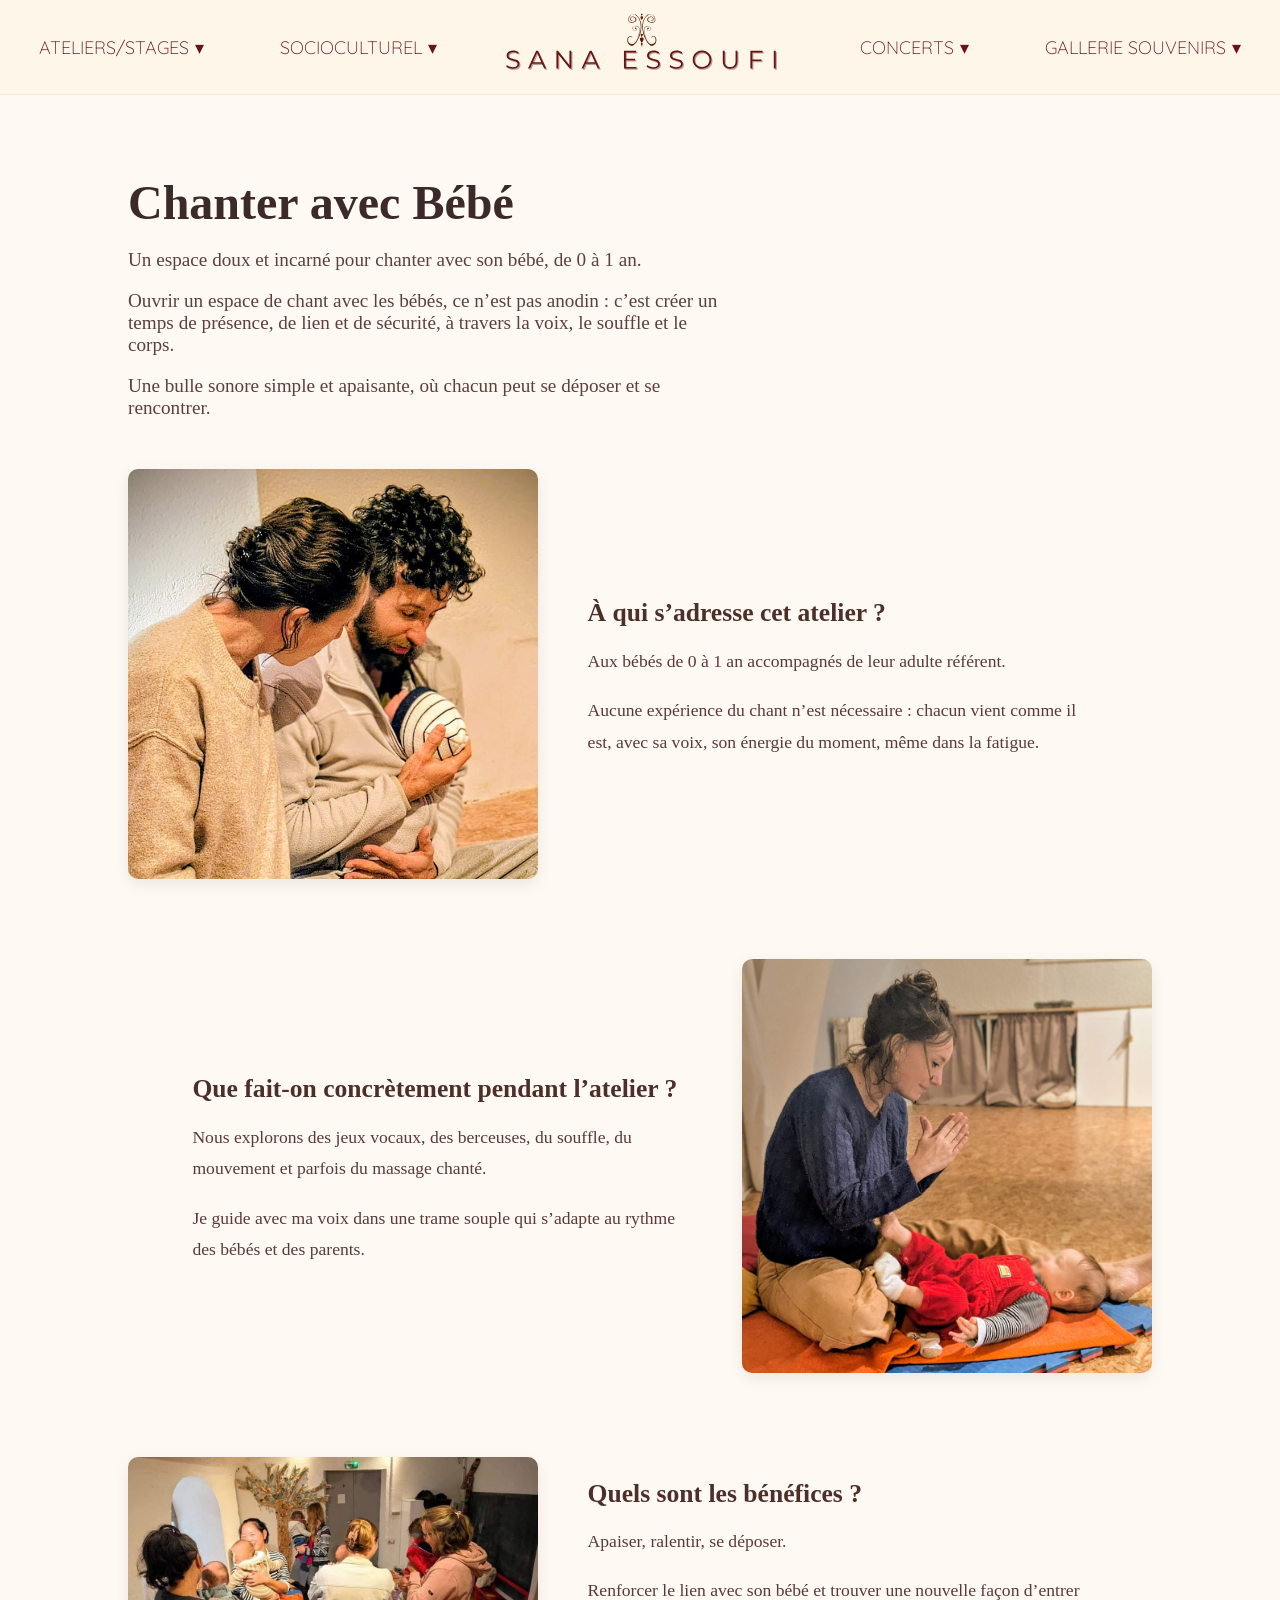
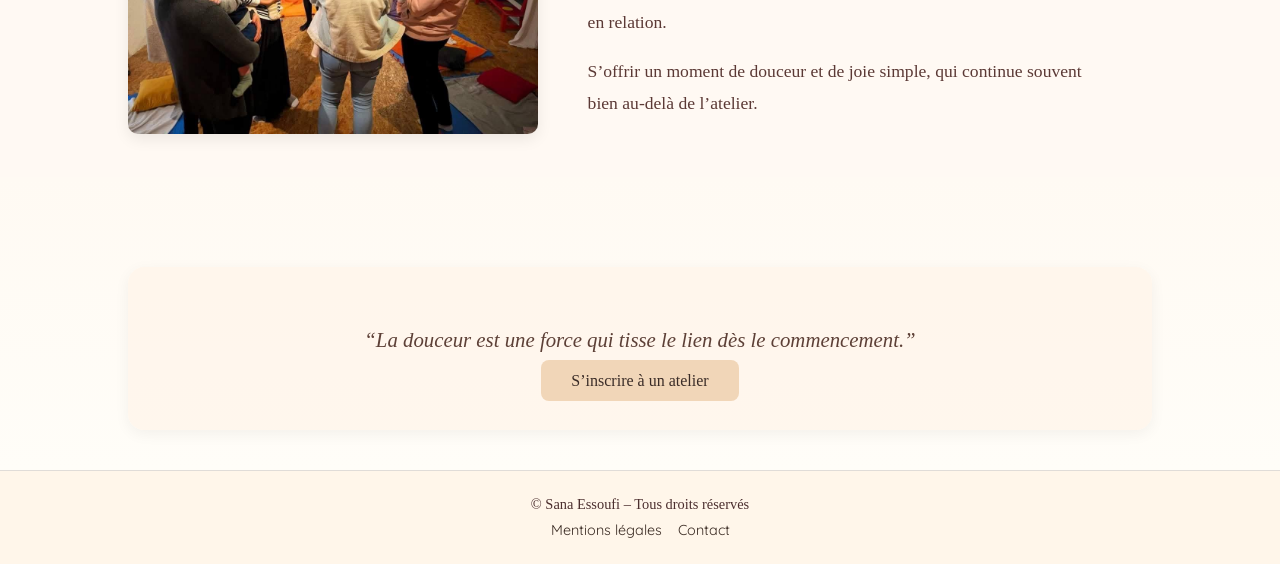
<file: bebe.html>
<!DOCTYPE html>
<html lang="fr">
<head>
  <meta charset="UTF-8">
  <meta name="viewport" content="width=device-width, initial-scale=1.0">
  <title>Page Type - Chanteuse Poétesse</title>
  <link rel="stylesheet" href="heroslide.css">
  <link rel="stylesheet" href="style.css">
  <link href="https://fonts.googleapis.com/css2?family=Playfair+Display:wght@500&family=Raleway:wght@300&display=swap" rel="stylesheet">
  <style>

    /* Animation fade-in douce */
    .fade-in {
      opacity: 0;
      transform: translateY(20px);
      animation: fadeInUp 1.2s ease forwards;
    }

    @keyframes fadeInUp {
      from {
        opacity: 0;
        transform: translateY(20px);
      }
      to {
        opacity: 1;
        transform: translateY(0);
      }
    }

    /* Layout texte + photos côte à côte */
    .page-content {
      max-width: 1100px;
      margin: 60px auto;
      padding: 20px;
      display: flex;
      flex-wrap: wrap;
      gap: 40px;
      align-items: center;
    }

    .page-text {
      flex: 1 1 50%;
      font-size: 18px;
      line-height: 1.8;
      text-align: left;
    }

    .page-text h1 {
      font-family: 'Playfair Display', serif;
      font-size: 32px;
      margin-bottom: 20px;
      color: #2c2c2c;
    }

    .page-photos {
      flex: 1 1 50%;
      display: flex;
      flex-direction: column;
      gap: 20px;
    }

    .page-photos img {
      width: 100%;
      border-radius: 8px;
      box-shadow: 0 4px 12px rgba(0,0,0,0.1);
      transition: transform 0.3s;
    }

    .page-photos img:hover {
      transform: scale(1.03);
    }

    /* Responsive : sur mobile texte au-dessus */
    @media(max-width: 768px) {
      .page-content {
        flex-direction: column;
      }
      .page-text, .page-photos {
        flex: 1 1 100%;
      }
    }
  </style>
<script>
  window.addEventListener('scroll', function() {
    const header = document.querySelector('header');
    if (window.scrollY > 10) {
      header.classList.add('scrolled');
    } else {
      header.classList.remove('scrolled');
    }
  });
</script>
<script>
document.addEventListener('DOMContentLoaded', function() {
  const buttons = document.querySelectorAll('.menu-btn');

  buttons.forEach(btn => {
    btn.addEventListener('click', function(e) {
      e.stopPropagation(); 

      const parent = this.closest('.menu-deroulant');
      const isOpen = parent.classList.contains('open');

      // fermer tous les autres menus
      document.querySelectorAll('.menu-deroulant.open').forEach(el => {
        if (el !== parent) {
          el.classList.remove('open');
          const b = el.querySelector('.menu-btn');
          if (b) b.setAttribute('aria-expanded', 'false');
          const sm = el.querySelector('.sous-menu');
          if (sm) sm.setAttribute('aria-hidden', 'true');
        }
      });

      // basculer le menu cliqué
      if (isOpen) {
        parent.classList.remove('open');
        this.setAttribute('aria-expanded', 'false');
        parent.querySelector('.sous-menu').setAttribute('aria-hidden', 'true');
      } else {
        parent.classList.add('open');
        this.setAttribute('aria-expanded', 'true');
        parent.querySelector('.sous-menu').setAttribute('aria-hidden', 'false');
      }
    });
  });

  // fermer menus si on clique ailleurs
  document.addEventListener('click', function() {
    document.querySelectorAll('.menu-deroulant.open').forEach(el => {
      el.classList.remove('open');
      const b = el.querySelector('.menu-btn');
      if (b) b.setAttribute('aria-expanded', 'false');
      const sm = el.querySelector('.sous-menu');
      if (sm) sm.setAttribute('aria-hidden', 'true');
    });
  });

  // fermer avec Échap
  document.addEventListener('keydown', function(e) {
    if (e.key === 'Escape') {
      document.querySelectorAll('.menu-deroulant.open').forEach(el => {
        el.classList.remove('open');
        const b = el.querySelector('.menu-btn');
        if (b) b.setAttribute('aria-expanded', 'false');
        const sm = el.querySelector('.sous-menu');
        if (sm) sm.setAttribute('aria-hidden', 'true');
      });
    }
  });
});
</script>
<body>

  <!-- HEADER -->
  <header>
<nav class="site-nav">
  <ul class="main-nav">
    <li class="menu-deroulant">
      <button class="menu-btn" aria-expanded="false">ATELIERS/STAGES <span class="arrow">▾</span></button>
      <ul class="sous-menu" aria-hidden="true">
        <li><a href="explore.html">EXPLORE TA VOIX</a></li>
        <li><a href="bebe.html">CHANTER AVEC BÉBÉ</a></li>
      </ul>
    </li>

    <li class="menu-deroulant">
      <button class="menu-btn" aria-expanded="false">SOCIOCULTUREL <span class="arrow">▾</span></button>
      <ul class="sous-menu" aria-hidden="true">
        <li><a href="chant-des-mots.html">LE CHANT DES MOTS</a></li>
        <li><a href="corps-melodie.html">LE CORPS MÉLODIE</a></li>
        <li><a href="femmes-poesie.html">FEMMES & POÉSIE</a></li>
      </ul>
    </li>

   <!-- LOGO AU CENTRE -->
<li class="logo">
  <a href="index.html">
    <svg class="logo-svg" xmlns="http://www.w3.org/2000/svg" viewBox="50 10 400 90" preserveAspectRatio="xMidYMid meet">
      <!-- SVG exact ici -->
<svg xmlns="http://www.w3.org/2000/svg" xmlns:xlink="http://www.w3.org/1999/xlink" width="500" zoomAndPan="magnify" viewBox="0 0 375 74.999997" height="100" preserveAspectRatio="xMidYMid meet" version="1.0"><defs><g/><clipPath id="e8eaeaf152"><rect x="0" width="273" y="0" height="32"/></clipPath></defs><path fill="#5c1d05" d="M 189.800781 15.601562 C 190.957031 16.238281 192.75 15.660156 192.34375 13.695312 C 191.9375 11.730469 189.570312 10.921875 187.203125 12.828125 C 184.832031 14.734375 186.738281 18.777344 192.113281 17.625 C 197.484375 16.46875 190.839844 3.183594 183.851562 12.945312 C 176.863281 22.707031 186.625 42 191.476562 40.039062 C 196.328125 38.074219 195.695312 31.546875 192.863281 30.96875 C 190.03125 30.390625 190.089844 32.46875 190.089844 32.46875 C 190.089844 32.46875 191.246094 31.171875 192.890625 31.546875 C 194.539062 31.921875 195.636719 38.074219 190.785156 38.59375 C 185.929688 39.113281 182.496094 26.925781 182.234375 24.441406 C 181.972656 21.957031 181.308594 13.8125 187.664062 10.144531 C 187.664062 10.144531 190.175781 8.785156 192.199219 11.242188 C 194.222656 13.695312 193.933594 16.757812 191.996094 17.132812 C 190.0625 17.507812 186.394531 17.015625 187.085938 14.386719 C 187.78125 11.761719 191.507812 11.527344 191.824219 13.695312 C 192.140625 15.863281 189.800781 15.601562 189.800781 15.601562 " fill-opacity="1" fill-rule="nonzero"/><path fill="#5c1d05" d="M 186.027344 34.050781 C 186.027344 34.050781 181.90625 26.886719 183.332031 23.113281 C 184.757812 19.335938 191.074219 21.148438 189.839844 23.957031 C 188.609375 26.769531 185.949219 25.578125 185.910156 24.496094 C 185.875 23.417969 186.527344 22.609375 187.144531 22.570312 C 187.144531 22.570312 187.585938 22.457031 187.722656 23.074219 C 187.855469 23.6875 186.335938 23.863281 186.335938 23.863281 C 186.335938 23.863281 185.757812 24.902344 187.066406 25.402344 C 188.375 25.902344 190.109375 24.035156 189.53125 22.589844 C 188.953125 21.148438 185.835938 20.761719 184.582031 21.9375 C 183.332031 23.113281 182.964844 24.460938 183.734375 27.945312 C 184.507812 31.429688 186.085938 33.625 186.027344 34.050781 " fill-opacity="1" fill-rule="nonzero"/><path fill="#5c1d05" d="M 172.226562 15.601562 C 171.074219 16.238281 169.28125 15.660156 169.6875 13.695312 C 170.089844 11.730469 172.460938 10.921875 174.828125 12.828125 C 177.195312 14.734375 175.289062 18.777344 169.917969 17.625 C 164.546875 16.46875 171.1875 3.183594 178.179688 12.945312 C 185.167969 22.707031 175.40625 42 170.554688 40.039062 C 165.699219 38.074219 166.335938 31.546875 169.167969 30.96875 C 171.996094 30.390625 171.941406 32.46875 171.941406 32.46875 C 171.941406 32.46875 170.785156 31.171875 169.136719 31.546875 C 167.492188 31.921875 166.394531 38.074219 171.246094 38.59375 C 176.097656 39.113281 179.535156 26.925781 179.796875 24.441406 C 180.054688 21.957031 180.71875 13.8125 174.367188 10.144531 C 174.367188 10.144531 171.851562 8.785156 169.832031 11.242188 C 167.808594 13.695312 168.097656 16.757812 170.035156 17.132812 C 171.96875 17.507812 175.636719 17.015625 174.945312 14.386719 C 174.25 11.761719 170.523438 11.527344 170.207031 13.695312 C 169.890625 15.863281 172.226562 15.601562 172.226562 15.601562 " fill-opacity="1" fill-rule="nonzero"/><path fill="#5c1d05" d="M 176.003906 34.050781 C 176.003906 34.050781 180.125 26.886719 178.699219 23.113281 C 177.273438 19.335938 170.957031 21.148438 172.191406 23.957031 C 173.421875 26.769531 176.078125 25.578125 176.117188 24.496094 C 176.15625 23.417969 175.5 22.609375 174.886719 22.570312 C 174.886719 22.570312 174.441406 22.457031 174.308594 23.074219 C 174.171875 23.6875 175.695312 23.863281 175.695312 23.863281 C 175.695312 23.863281 176.273438 24.902344 174.960938 25.402344 C 173.652344 25.902344 171.921875 24.035156 172.5 22.589844 C 173.074219 21.148438 176.195312 20.761719 177.445312 21.9375 C 178.699219 23.113281 179.0625 24.460938 178.292969 27.945312 C 177.523438 31.429688 175.945312 33.625 176.003906 34.050781 " fill-opacity="1" fill-rule="nonzero"/><path fill="#5c1d05" d="M 180.945312 32.0625 C 180.945312 32.0625 178.980469 31.890625 179.058594 33.433594 C 179.132812 34.972656 180.945312 37.285156 180.945312 37.285156 C 180.945312 37.285156 182.753906 34.972656 182.832031 33.433594 C 182.910156 31.890625 180.945312 32.0625 180.945312 32.0625 " fill-opacity="1" fill-rule="nonzero"/><path fill="#5c1d05" d="M 180.945312 28.542969 C 180.945312 28.542969 179.816406 28.441406 179.859375 29.328125 C 179.902344 30.214844 180.945312 31.542969 180.945312 31.542969 C 180.945312 31.542969 181.984375 30.214844 182.027344 29.328125 C 182.074219 28.441406 180.945312 28.542969 180.945312 28.542969 " fill-opacity="1" fill-rule="nonzero"/><path fill="#5c1d05" d="M 180.945312 11.550781 C 180.945312 11.550781 179.574219 11.429688 179.628906 12.503906 C 179.679688 13.578125 180.945312 15.191406 180.945312 15.191406 C 180.945312 15.191406 182.207031 13.578125 182.261719 12.503906 C 182.3125 11.429688 180.945312 11.550781 180.945312 11.550781 " fill-opacity="1" fill-rule="nonzero"/><path fill="#5c1d05" d="M 180.945312 9.09375 C 180.945312 9.09375 180.15625 9.023438 180.1875 9.640625 C 180.21875 10.257812 180.945312 11.1875 180.945312 11.1875 C 180.945312 11.1875 181.671875 10.257812 181.699219 9.640625 C 181.730469 9.023438 180.945312 9.09375 180.945312 9.09375 " fill-opacity="1" fill-rule="nonzero"/><path fill="#5c1d05" d="M 181.867188 38.410156 C 181.867188 38.921875 181.453125 39.335938 180.945312 39.335938 C 180.433594 39.335938 180.019531 38.921875 180.019531 38.410156 C 180.019531 37.898438 180.433594 37.484375 180.945312 37.484375 C 181.453125 37.484375 181.867188 37.898438 181.867188 38.410156 " fill-opacity="1" fill-rule="nonzero"/><path fill="#5c1d05" d="M 181.539062 40.164062 C 181.539062 40.492188 181.273438 40.757812 180.945312 40.757812 C 180.613281 40.757812 180.347656 40.492188 180.347656 40.164062 C 180.347656 39.832031 180.613281 39.566406 180.945312 39.566406 C 181.273438 39.566406 181.539062 39.832031 181.539062 40.164062 " fill-opacity="1" fill-rule="nonzero"/><g transform="matrix(1, 0, 0, 1, 48, 39)"><g clip-path="url(#e8eaeaf152)"><g fill="#661414" fill-opacity="0.4"><g transform="translate(2.131263, 24.152197)"><g><path d="M 7.53125 0.140625 C 6.257812 0.140625 5.035156 -0.0625 3.859375 -0.46875 C 2.691406 -0.875 1.789062 -1.414062 1.15625 -2.09375 L 1.859375 -3.484375 C 2.484375 -2.859375 3.3125 -2.351562 4.34375 -1.96875 C 5.375 -1.59375 6.4375 -1.40625 7.53125 -1.40625 C 9.070312 -1.40625 10.226562 -1.6875 11 -2.25 C 11.769531 -2.8125 12.15625 -3.539062 12.15625 -4.4375 C 12.15625 -5.125 11.945312 -5.671875 11.53125 -6.078125 C 11.113281 -6.492188 10.597656 -6.8125 9.984375 -7.03125 C 9.378906 -7.25 8.539062 -7.488281 7.46875 -7.75 C 6.164062 -8.082031 5.128906 -8.398438 4.359375 -8.703125 C 3.597656 -9.003906 2.941406 -9.460938 2.390625 -10.078125 C 1.847656 -10.703125 1.578125 -11.546875 1.578125 -12.609375 C 1.578125 -13.484375 1.804688 -14.273438 2.265625 -14.984375 C 2.722656 -15.691406 3.425781 -16.257812 4.375 -16.6875 C 5.320312 -17.113281 6.5 -17.328125 7.90625 -17.328125 C 8.882812 -17.328125 9.84375 -17.191406 10.78125 -16.921875 C 11.726562 -16.648438 12.546875 -16.28125 13.234375 -15.8125 L 12.609375 -14.359375 C 11.890625 -14.835938 11.117188 -15.191406 10.296875 -15.421875 C 9.484375 -15.660156 8.6875 -15.78125 7.90625 -15.78125 C 6.394531 -15.78125 5.257812 -15.488281 4.5 -14.90625 C 3.738281 -14.332031 3.359375 -13.585938 3.359375 -12.671875 C 3.359375 -11.984375 3.566406 -11.429688 3.984375 -11.015625 C 4.398438 -10.597656 4.921875 -10.273438 5.546875 -10.046875 C 6.179688 -9.828125 7.03125 -9.585938 8.09375 -9.328125 C 9.351562 -9.015625 10.375 -8.707031 11.15625 -8.40625 C 11.9375 -8.101562 12.59375 -7.644531 13.125 -7.03125 C 13.664062 -6.414062 13.9375 -5.585938 13.9375 -4.546875 C 13.9375 -3.671875 13.703125 -2.878906 13.234375 -2.171875 C 12.773438 -1.460938 12.0625 -0.898438 11.09375 -0.484375 C 10.125 -0.0664062 8.9375 0.140625 7.53125 0.140625 Z M 7.53125 0.140625 "/></g></g></g><g fill="#661414" fill-opacity="0.4"><g transform="translate(24.279231, 24.152197)"><g><path d="M 13.578125 -4.59375 L 4 -4.59375 L 1.9375 0 L 0.046875 0 L 7.90625 -17.1875 L 9.703125 -17.1875 L 17.546875 0 L 15.640625 0 Z M 12.90625 -6.0625 L 8.78125 -15.296875 L 4.65625 -6.0625 Z M 12.90625 -6.0625 "/></g></g></g><g fill="#661414" fill-opacity="0.4"><g transform="translate(48.931758, 24.152197)"><g><path d="M 17.15625 -17.1875 L 17.15625 0 L 15.65625 0 L 4.609375 -13.9375 L 4.609375 0 L 2.796875 0 L 2.796875 -17.1875 L 4.296875 -17.1875 L 15.359375 -3.234375 L 15.359375 -17.1875 Z M 17.15625 -17.1875 "/></g></g></g><g fill="#661414" fill-opacity="0.4"><g transform="translate(75.941505, 24.152197)"><g><path d="M 13.578125 -4.59375 L 4 -4.59375 L 1.9375 0 L 0.046875 0 L 7.90625 -17.1875 L 9.703125 -17.1875 L 17.546875 0 L 15.640625 0 Z M 12.90625 -6.0625 L 8.78125 -15.296875 L 4.65625 -6.0625 Z M 12.90625 -6.0625 "/></g></g></g><g fill="#661414" fill-opacity="0.4"><g transform="translate(100.594032, 24.152197)"><g/></g></g><g fill="#661414" fill-opacity="0.4"><g transform="translate(114.074318, 24.152197)"><g><path d="M 14.953125 -1.578125 L 14.953125 0 L 2.796875 0 L 2.796875 -17.1875 L 14.578125 -17.1875 L 14.578125 -15.609375 L 4.609375 -15.609375 L 4.609375 -9.5 L 13.5 -9.5 L 13.5 -7.953125 L 4.609375 -7.953125 L 4.609375 -1.578125 Z M 14.953125 -1.578125 "/></g></g></g><g fill="#661414" fill-opacity="0.4"><g transform="translate(137.548234, 24.152197)"><g><path d="M 7.53125 0.140625 C 6.257812 0.140625 5.035156 -0.0625 3.859375 -0.46875 C 2.691406 -0.875 1.789062 -1.414062 1.15625 -2.09375 L 1.859375 -3.484375 C 2.484375 -2.859375 3.3125 -2.351562 4.34375 -1.96875 C 5.375 -1.59375 6.4375 -1.40625 7.53125 -1.40625 C 9.070312 -1.40625 10.226562 -1.6875 11 -2.25 C 11.769531 -2.8125 12.15625 -3.539062 12.15625 -4.4375 C 12.15625 -5.125 11.945312 -5.671875 11.53125 -6.078125 C 11.113281 -6.492188 10.597656 -6.8125 9.984375 -7.03125 C 9.378906 -7.25 8.539062 -7.488281 7.46875 -7.75 C 6.164062 -8.082031 5.128906 -8.398438 4.359375 -8.703125 C 3.597656 -9.003906 2.941406 -9.460938 2.390625 -10.078125 C 1.847656 -10.703125 1.578125 -11.546875 1.578125 -12.609375 C 1.578125 -13.484375 1.804688 -14.273438 2.265625 -14.984375 C 2.722656 -15.691406 3.425781 -16.257812 4.375 -16.6875 C 5.320312 -17.113281 6.5 -17.328125 7.90625 -17.328125 C 8.882812 -17.328125 9.84375 -17.191406 10.78125 -16.921875 C 11.726562 -16.648438 12.546875 -16.28125 13.234375 -15.8125 L 12.609375 -14.359375 C 11.890625 -14.835938 11.117188 -15.191406 10.296875 -15.421875 C 9.484375 -15.660156 8.6875 -15.78125 7.90625 -15.78125 C 6.394531 -15.78125 5.257812 -15.488281 4.5 -14.90625 C 3.738281 -14.332031 3.359375 -13.585938 3.359375 -12.671875 C 3.359375 -11.984375 3.566406 -11.429688 3.984375 -11.015625 C 4.398438 -10.597656 4.921875 -10.273438 5.546875 -10.046875 C 6.179688 -9.828125 7.03125 -9.585938 8.09375 -9.328125 C 9.351562 -9.015625 10.375 -8.707031 11.15625 -8.40625 C 11.9375 -8.101562 12.59375 -7.644531 13.125 -7.03125 C 13.664062 -6.414062 13.9375 -5.585938 13.9375 -4.546875 C 13.9375 -3.671875 13.703125 -2.878906 13.234375 -2.171875 C 12.773438 -1.460938 12.0625 -0.898438 11.09375 -0.484375 C 10.125 -0.0664062 8.9375 0.140625 7.53125 0.140625 Z M 7.53125 0.140625 "/></g></g></g><g fill="#661414" fill-opacity="0.4"><g transform="translate(159.696203, 24.152197)"><g><path d="M 7.53125 0.140625 C 6.257812 0.140625 5.035156 -0.0625 3.859375 -0.46875 C 2.691406 -0.875 1.789062 -1.414062 1.15625 -2.09375 L 1.859375 -3.484375 C 2.484375 -2.859375 3.3125 -2.351562 4.34375 -1.96875 C 5.375 -1.59375 6.4375 -1.40625 7.53125 -1.40625 C 9.070312 -1.40625 10.226562 -1.6875 11 -2.25 C 11.769531 -2.8125 12.15625 -3.539062 12.15625 -4.4375 C 12.15625 -5.125 11.945312 -5.671875 11.53125 -6.078125 C 11.113281 -6.492188 10.597656 -6.8125 9.984375 -7.03125 C 9.378906 -7.25 8.539062 -7.488281 7.46875 -7.75 C 6.164062 -8.082031 5.128906 -8.398438 4.359375 -8.703125 C 3.597656 -9.003906 2.941406 -9.460938 2.390625 -10.078125 C 1.847656 -10.703125 1.578125 -11.546875 1.578125 -12.609375 C 1.578125 -13.484375 1.804688 -14.273438 2.265625 -14.984375 C 2.722656 -15.691406 3.425781 -16.257812 4.375 -16.6875 C 5.320312 -17.113281 6.5 -17.328125 7.90625 -17.328125 C 8.882812 -17.328125 9.84375 -17.191406 10.78125 -16.921875 C 11.726562 -16.648438 12.546875 -16.28125 13.234375 -15.8125 L 12.609375 -14.359375 C 11.890625 -14.835938 11.117188 -15.191406 10.296875 -15.421875 C 9.484375 -15.660156 8.6875 -15.78125 7.90625 -15.78125 C 6.394531 -15.78125 5.257812 -15.488281 4.5 -14.90625 C 3.738281 -14.332031 3.359375 -13.585938 3.359375 -12.671875 C 3.359375 -11.984375 3.566406 -11.429688 3.984375 -11.015625 C 4.398438 -10.597656 4.921875 -10.273438 5.546875 -10.046875 C 6.179688 -9.828125 7.03125 -9.585938 8.09375 -9.328125 C 9.351562 -9.015625 10.375 -8.707031 11.15625 -8.40625 C 11.9375 -8.101562 12.59375 -7.644531 13.125 -7.03125 C 13.664062 -6.414062 13.9375 -5.585938 13.9375 -4.546875 C 13.9375 -3.671875 13.703125 -2.878906 13.234375 -2.171875 C 12.773438 -1.460938 12.0625 -0.898438 11.09375 -0.484375 C 10.125 -0.0664062 8.9375 0.140625 7.53125 0.140625 Z M 7.53125 0.140625 "/></g></g></g><g fill="#661414" fill-opacity="0.4"><g transform="translate(181.844171, 24.152197)"><g><path d="M 10.3125 0.140625 C 8.601562 0.140625 7.054688 -0.238281 5.671875 -1 C 4.296875 -1.757812 3.21875 -2.800781 2.4375 -4.125 C 1.664062 -5.445312 1.28125 -6.9375 1.28125 -8.59375 C 1.28125 -10.25 1.664062 -11.738281 2.4375 -13.0625 C 3.21875 -14.382812 4.296875 -15.425781 5.671875 -16.1875 C 7.054688 -16.945312 8.601562 -17.328125 10.3125 -17.328125 C 12.007812 -17.328125 13.539062 -16.953125 14.90625 -16.203125 C 16.28125 -15.453125 17.359375 -14.410156 18.140625 -13.078125 C 18.921875 -11.742188 19.3125 -10.25 19.3125 -8.59375 C 19.3125 -6.9375 18.921875 -5.441406 18.140625 -4.109375 C 17.359375 -2.773438 16.28125 -1.734375 14.90625 -0.984375 C 13.539062 -0.234375 12.007812 0.140625 10.3125 0.140625 Z M 10.3125 -1.46875 C 11.664062 -1.46875 12.890625 -1.773438 13.984375 -2.390625 C 15.085938 -3.003906 15.945312 -3.851562 16.5625 -4.9375 C 17.1875 -6.03125 17.5 -7.25 17.5 -8.59375 C 17.5 -9.9375 17.1875 -11.148438 16.5625 -12.234375 C 15.945312 -13.328125 15.085938 -14.175781 13.984375 -14.78125 C 12.890625 -15.394531 11.664062 -15.703125 10.3125 -15.703125 C 8.945312 -15.703125 7.710938 -15.394531 6.609375 -14.78125 C 5.503906 -14.175781 4.632812 -13.328125 4 -12.234375 C 3.375 -11.148438 3.0625 -9.9375 3.0625 -8.59375 C 3.0625 -7.25 3.375 -6.03125 4 -4.9375 C 4.632812 -3.851562 5.503906 -3.003906 6.609375 -2.390625 C 7.710938 -1.773438 8.945312 -1.46875 10.3125 -1.46875 Z M 10.3125 -1.46875 "/></g></g></g><g fill="#661414" fill-opacity="0.4"><g transform="translate(209.49232, 24.152197)"><g><path d="M 9.71875 0.140625 C 7.488281 0.140625 5.753906 -0.492188 4.515625 -1.765625 C 3.273438 -3.046875 2.65625 -4.90625 2.65625 -7.34375 L 2.65625 -17.1875 L 4.46875 -17.1875 L 4.46875 -7.40625 C 4.46875 -5.414062 4.914062 -3.925781 5.8125 -2.9375 C 6.71875 -1.957031 8.019531 -1.46875 9.71875 -1.46875 C 11.4375 -1.46875 12.742188 -1.957031 13.640625 -2.9375 C 14.546875 -3.925781 15 -5.414062 15 -7.40625 L 15 -17.1875 L 16.765625 -17.1875 L 16.765625 -7.34375 C 16.765625 -4.90625 16.144531 -3.046875 14.90625 -1.765625 C 13.675781 -0.492188 11.945312 0.140625 9.71875 0.140625 Z M 9.71875 0.140625 "/></g></g></g><g fill="#661414" fill-opacity="0.4"><g transform="translate(235.986432, 24.152197)"><g><path d="M 4.609375 -15.609375 L 4.609375 -8.859375 L 13.5 -8.859375 L 13.5 -7.296875 L 4.609375 -7.296875 L 4.609375 0 L 2.796875 0 L 2.796875 -17.1875 L 14.578125 -17.1875 L 14.578125 -15.609375 Z M 4.609375 -15.609375 "/></g></g></g><g fill="#661414" fill-opacity="0.4"><g transform="translate(258.576383, 24.152197)"><g><path d="M 2.796875 -17.1875 L 4.609375 -17.1875 L 4.609375 0 L 2.796875 0 Z M 2.796875 -17.1875 "/></g></g></g><g fill="#661414" fill-opacity="1"><g transform="translate(1.04611, 23.067044)"><g><path d="M 7.53125 0.140625 C 6.257812 0.140625 5.035156 -0.0625 3.859375 -0.46875 C 2.691406 -0.875 1.789062 -1.414062 1.15625 -2.09375 L 1.859375 -3.484375 C 2.484375 -2.859375 3.3125 -2.351562 4.34375 -1.96875 C 5.375 -1.59375 6.4375 -1.40625 7.53125 -1.40625 C 9.070312 -1.40625 10.226562 -1.6875 11 -2.25 C 11.769531 -2.8125 12.15625 -3.539062 12.15625 -4.4375 C 12.15625 -5.125 11.945312 -5.671875 11.53125 -6.078125 C 11.113281 -6.492188 10.597656 -6.8125 9.984375 -7.03125 C 9.378906 -7.25 8.539062 -7.488281 7.46875 -7.75 C 6.164062 -8.082031 5.128906 -8.398438 4.359375 -8.703125 C 3.597656 -9.003906 2.941406 -9.460938 2.390625 -10.078125 C 1.847656 -10.703125 1.578125 -11.546875 1.578125 -12.609375 C 1.578125 -13.484375 1.804688 -14.273438 2.265625 -14.984375 C 2.722656 -15.691406 3.425781 -16.257812 4.375 -16.6875 C 5.320312 -17.113281 6.5 -17.328125 7.90625 -17.328125 C 8.882812 -17.328125 9.84375 -17.191406 10.78125 -16.921875 C 11.726562 -16.648438 12.546875 -16.28125 13.234375 -15.8125 L 12.609375 -14.359375 C 11.890625 -14.835938 11.117188 -15.191406 10.296875 -15.421875 C 9.484375 -15.660156 8.6875 -15.78125 7.90625 -15.78125 C 6.394531 -15.78125 5.257812 -15.488281 4.5 -14.90625 C 3.738281 -14.332031 3.359375 -13.585938 3.359375 -12.671875 C 3.359375 -11.984375 3.566406 -11.429688 3.984375 -11.015625 C 4.398438 -10.597656 4.921875 -10.273438 5.546875 -10.046875 C 6.179688 -9.828125 7.03125 -9.585938 8.09375 -9.328125 C 9.351562 -9.015625 10.375 -8.707031 11.15625 -8.40625 C 11.9375 -8.101562 12.59375 -7.644531 13.125 -7.03125 C 13.664062 -6.414062 13.9375 -5.585938 13.9375 -4.546875 C 13.9375 -3.671875 13.703125 -2.878906 13.234375 -2.171875 C 12.773438 -1.460938 12.0625 -0.898438 11.09375 -0.484375 C 10.125 -0.0664062 8.9375 0.140625 7.53125 0.140625 Z M 7.53125 0.140625 "/></g></g></g><g fill="#661414" fill-opacity="1"><g transform="translate(23.194079, 23.067044)"><g><path d="M 13.578125 -4.59375 L 4 -4.59375 L 1.9375 0 L 0.046875 0 L 7.90625 -17.1875 L 9.703125 -17.1875 L 17.546875 0 L 15.640625 0 Z M 12.90625 -6.0625 L 8.78125 -15.296875 L 4.65625 -6.0625 Z M 12.90625 -6.0625 "/></g></g></g><g fill="#661414" fill-opacity="1"><g transform="translate(47.846605, 23.067044)"><g><path d="M 17.15625 -17.1875 L 17.15625 0 L 15.65625 0 L 4.609375 -13.9375 L 4.609375 0 L 2.796875 0 L 2.796875 -17.1875 L 4.296875 -17.1875 L 15.359375 -3.234375 L 15.359375 -17.1875 Z M 17.15625 -17.1875 "/></g></g></g><g fill="#661414" fill-opacity="1"><g transform="translate(74.856353, 23.067044)"><g><path d="M 13.578125 -4.59375 L 4 -4.59375 L 1.9375 0 L 0.046875 0 L 7.90625 -17.1875 L 9.703125 -17.1875 L 17.546875 0 L 15.640625 0 Z M 12.90625 -6.0625 L 8.78125 -15.296875 L 4.65625 -6.0625 Z M 12.90625 -6.0625 "/></g></g></g><g fill="#661414" fill-opacity="1"><g transform="translate(99.508879, 23.067044)"><g/></g></g><g fill="#661414" fill-opacity="1"><g transform="translate(112.989165, 23.067044)"><g><path d="M 14.953125 -1.578125 L 14.953125 0 L 2.796875 0 L 2.796875 -17.1875 L 14.578125 -17.1875 L 14.578125 -15.609375 L 4.609375 -15.609375 L 4.609375 -9.5 L 13.5 -9.5 L 13.5 -7.953125 L 4.609375 -7.953125 L 4.609375 -1.578125 Z M 14.953125 -1.578125 "/></g></g></g><g fill="#661414" fill-opacity="1"><g transform="translate(136.463082, 23.067044)"><g><path d="M 7.53125 0.140625 C 6.257812 0.140625 5.035156 -0.0625 3.859375 -0.46875 C 2.691406 -0.875 1.789062 -1.414062 1.15625 -2.09375 L 1.859375 -3.484375 C 2.484375 -2.859375 3.3125 -2.351562 4.34375 -1.96875 C 5.375 -1.59375 6.4375 -1.40625 7.53125 -1.40625 C 9.070312 -1.40625 10.226562 -1.6875 11 -2.25 C 11.769531 -2.8125 12.15625 -3.539062 12.15625 -4.4375 C 12.15625 -5.125 11.945312 -5.671875 11.53125 -6.078125 C 11.113281 -6.492188 10.597656 -6.8125 9.984375 -7.03125 C 9.378906 -7.25 8.539062 -7.488281 7.46875 -7.75 C 6.164062 -8.082031 5.128906 -8.398438 4.359375 -8.703125 C 3.597656 -9.003906 2.941406 -9.460938 2.390625 -10.078125 C 1.847656 -10.703125 1.578125 -11.546875 1.578125 -12.609375 C 1.578125 -13.484375 1.804688 -14.273438 2.265625 -14.984375 C 2.722656 -15.691406 3.425781 -16.257812 4.375 -16.6875 C 5.320312 -17.113281 6.5 -17.328125 7.90625 -17.328125 C 8.882812 -17.328125 9.84375 -17.191406 10.78125 -16.921875 C 11.726562 -16.648438 12.546875 -16.28125 13.234375 -15.8125 L 12.609375 -14.359375 C 11.890625 -14.835938 11.117188 -15.191406 10.296875 -15.421875 C 9.484375 -15.660156 8.6875 -15.78125 7.90625 -15.78125 C 6.394531 -15.78125 5.257812 -15.488281 4.5 -14.90625 C 3.738281 -14.332031 3.359375 -13.585938 3.359375 -12.671875 C 3.359375 -11.984375 3.566406 -11.429688 3.984375 -11.015625 C 4.398438 -10.597656 4.921875 -10.273438 5.546875 -10.046875 C 6.179688 -9.828125 7.03125 -9.585938 8.09375 -9.328125 C 9.351562 -9.015625 10.375 -8.707031 11.15625 -8.40625 C 11.9375 -8.101562 12.59375 -7.644531 13.125 -7.03125 C 13.664062 -6.414062 13.9375 -5.585938 13.9375 -4.546875 C 13.9375 -3.671875 13.703125 -2.878906 13.234375 -2.171875 C 12.773438 -1.460938 12.0625 -0.898438 11.09375 -0.484375 C 10.125 -0.0664062 8.9375 0.140625 7.53125 0.140625 Z M 7.53125 0.140625 "/></g></g></g><g fill="#661414" fill-opacity="1"><g transform="translate(158.61105, 23.067044)"><g><path d="M 7.53125 0.140625 C 6.257812 0.140625 5.035156 -0.0625 3.859375 -0.46875 C 2.691406 -0.875 1.789062 -1.414062 1.15625 -2.09375 L 1.859375 -3.484375 C 2.484375 -2.859375 3.3125 -2.351562 4.34375 -1.96875 C 5.375 -1.59375 6.4375 -1.40625 7.53125 -1.40625 C 9.070312 -1.40625 10.226562 -1.6875 11 -2.25 C 11.769531 -2.8125 12.15625 -3.539062 12.15625 -4.4375 C 12.15625 -5.125 11.945312 -5.671875 11.53125 -6.078125 C 11.113281 -6.492188 10.597656 -6.8125 9.984375 -7.03125 C 9.378906 -7.25 8.539062 -7.488281 7.46875 -7.75 C 6.164062 -8.082031 5.128906 -8.398438 4.359375 -8.703125 C 3.597656 -9.003906 2.941406 -9.460938 2.390625 -10.078125 C 1.847656 -10.703125 1.578125 -11.546875 1.578125 -12.609375 C 1.578125 -13.484375 1.804688 -14.273438 2.265625 -14.984375 C 2.722656 -15.691406 3.425781 -16.257812 4.375 -16.6875 C 5.320312 -17.113281 6.5 -17.328125 7.90625 -17.328125 C 8.882812 -17.328125 9.84375 -17.191406 10.78125 -16.921875 C 11.726562 -16.648438 12.546875 -16.28125 13.234375 -15.8125 L 12.609375 -14.359375 C 11.890625 -14.835938 11.117188 -15.191406 10.296875 -15.421875 C 9.484375 -15.660156 8.6875 -15.78125 7.90625 -15.78125 C 6.394531 -15.78125 5.257812 -15.488281 4.5 -14.90625 C 3.738281 -14.332031 3.359375 -13.585938 3.359375 -12.671875 C 3.359375 -11.984375 3.566406 -11.429688 3.984375 -11.015625 C 4.398438 -10.597656 4.921875 -10.273438 5.546875 -10.046875 C 6.179688 -9.828125 7.03125 -9.585938 8.09375 -9.328125 C 9.351562 -9.015625 10.375 -8.707031 11.15625 -8.40625 C 11.9375 -8.101562 12.59375 -7.644531 13.125 -7.03125 C 13.664062 -6.414062 13.9375 -5.585938 13.9375 -4.546875 C 13.9375 -3.671875 13.703125 -2.878906 13.234375 -2.171875 C 12.773438 -1.460938 12.0625 -0.898438 11.09375 -0.484375 C 10.125 -0.0664062 8.9375 0.140625 7.53125 0.140625 Z M 7.53125 0.140625 "/></g></g></g><g fill="#661414" fill-opacity="1"><g transform="translate(180.759019, 23.067044)"><g><path d="M 10.3125 0.140625 C 8.601562 0.140625 7.054688 -0.238281 5.671875 -1 C 4.296875 -1.757812 3.21875 -2.800781 2.4375 -4.125 C 1.664062 -5.445312 1.28125 -6.9375 1.28125 -8.59375 C 1.28125 -10.25 1.664062 -11.738281 2.4375 -13.0625 C 3.21875 -14.382812 4.296875 -15.425781 5.671875 -16.1875 C 7.054688 -16.945312 8.601562 -17.328125 10.3125 -17.328125 C 12.007812 -17.328125 13.539062 -16.953125 14.90625 -16.203125 C 16.28125 -15.453125 17.359375 -14.410156 18.140625 -13.078125 C 18.921875 -11.742188 19.3125 -10.25 19.3125 -8.59375 C 19.3125 -6.9375 18.921875 -5.441406 18.140625 -4.109375 C 17.359375 -2.773438 16.28125 -1.734375 14.90625 -0.984375 C 13.539062 -0.234375 12.007812 0.140625 10.3125 0.140625 Z M 10.3125 -1.46875 C 11.664062 -1.46875 12.890625 -1.773438 13.984375 -2.390625 C 15.085938 -3.003906 15.945312 -3.851562 16.5625 -4.9375 C 17.1875 -6.03125 17.5 -7.25 17.5 -8.59375 C 17.5 -9.9375 17.1875 -11.148438 16.5625 -12.234375 C 15.945312 -13.328125 15.085938 -14.175781 13.984375 -14.78125 C 12.890625 -15.394531 11.664062 -15.703125 10.3125 -15.703125 C 8.945312 -15.703125 7.710938 -15.394531 6.609375 -14.78125 C 5.503906 -14.175781 4.632812 -13.328125 4 -12.234375 C 3.375 -11.148438 3.0625 -9.9375 3.0625 -8.59375 C 3.0625 -7.25 3.375 -6.03125 4 -4.9375 C 4.632812 -3.851562 5.503906 -3.003906 6.609375 -2.390625 C 7.710938 -1.773438 8.945312 -1.46875 10.3125 -1.46875 Z M 10.3125 -1.46875 "/></g></g></g><g fill="#661414" fill-opacity="1"><g transform="translate(208.407168, 23.067044)"><g><path d="M 9.71875 0.140625 C 7.488281 0.140625 5.753906 -0.492188 4.515625 -1.765625 C 3.273438 -3.046875 2.65625 -4.90625 2.65625 -7.34375 L 2.65625 -17.1875 L 4.46875 -17.1875 L 4.46875 -7.40625 C 4.46875 -5.414062 4.914062 -3.925781 5.8125 -2.9375 C 6.71875 -1.957031 8.019531 -1.46875 9.71875 -1.46875 C 11.4375 -1.46875 12.742188 -1.957031 13.640625 -2.9375 C 14.546875 -3.925781 15 -5.414062 15 -7.40625 L 15 -17.1875 L 16.765625 -17.1875 L 16.765625 -7.34375 C 16.765625 -4.90625 16.144531 -3.046875 14.90625 -1.765625 C 13.675781 -0.492188 11.945312 0.140625 9.71875 0.140625 Z M 9.71875 0.140625 "/></g></g></g><g fill="#661414" fill-opacity="1"><g transform="translate(234.901279, 23.067044)"><g><path d="M 4.609375 -15.609375 L 4.609375 -8.859375 L 13.5 -8.859375 L 13.5 -7.296875 L 4.609375 -7.296875 L 4.609375 0 L 2.796875 0 L 2.796875 -17.1875 L 14.578125 -17.1875 L 14.578125 -15.609375 Z M 4.609375 -15.609375 "/></g></g></g><g fill="#661414" fill-opacity="1"><g transform="translate(257.49123, 23.067044)"><g><path d="M 2.796875 -17.1875 L 4.609375 -17.1875 L 4.609375 0 L 2.796875 0 Z M 2.796875 -17.1875 "/></g></g></g></g></g></svg>
    </svg>
  </a>
</li>

    <li class="menu-deroulant">
      <button class="menu-btn" aria-expanded="false">CONCERTS <span class="arrow">▾</span></button>
      <ul class="sous-menu" aria-hidden="true">
        <li><a href="choristes.html">LIE LE LIEN - CHORISTES</a></li>
        <li><a href="solos.html">LES SOLOS</a></li>
      </ul>
    </li>

    <li class="menu-deroulant">
      <button class="menu-btn" aria-expanded="false">GALLERIE SOUVENIRS <span class="arrow">▾</span></button>
      <ul class="sous-menu" aria-hidden="true">
        <li><a href="souvconcerts.html">CONCERTS</a></li>
        <li><a href="souvateliers.html">ATELIERS</a></li>
      </ul>
    </li>
  </ul>
</nav>
  </header>

  <!-- CONTENU DE LA PAGE -->
<main>
<section class="page-maternite">
  <div class="maternite-header">
    <h1>Chanter avec Bébé</h1>
    <p>Un espace doux et incarné pour chanter avec son bébé, de 0 à 1 an.</p>
<p>Ouvrir un espace de chant avec les bébés, ce n’est pas anodin : c’est créer un temps de présence, de lien et de sécurité, à travers la voix, le souffle et le corps.</p>
<p>Une bulle sonore simple et apaisante, où chacun peut se déposer et se rencontrer.</p>
  </div>

  <div class="maternite-content">
    <div class="maternite-block fade-in">
      <img src="bebe.jpg" alt="Voix maternité atelier 1">
      <div class="texte">
        <h3>À qui s’adresse cet atelier ?</h3>
        <p>
          Aux bébés de 0 à 1 an accompagnés de leur adulte référent.
</p>
<p> Aucune expérience du chant n’est nécessaire : chacun vient comme il est, avec sa voix, son énergie du moment, même dans la fatigue. </p>
      </div>
    </div>

    <div class="maternite-block fade-in-left reverse">
      <img src="bebe1.jpg" alt="Voix maternité atelier 2">
      <div class="texte">
        <h3>Que fait-on concrètement pendant l’atelier ?</h3>
        <p>
          Nous explorons des jeux vocaux, des berceuses, du souffle, du mouvement et parfois du massage chanté.</p>
<p>Je guide avec ma voix  dans une trame souple qui s’adapte au rythme des bébés et des parents.
        </p>
      </div>
    </div>

    <div class="maternite-block">
      <img src="bebe2.jpg" alt="Voix maternité atelier 3">
      <div class="texte">
        <h3>Quels sont les bénéfices ?</h3>
        <p>
Apaiser, ralentir, se déposer. </p>
<p>Renforcer le lien avec son bébé et trouver une nouvelle façon d’entrer en relation.</p>
<p>S’offrir un moment de douceur et de joie simple, qui continue souvent bien au-delà de l’atelier.</p>


        </p>
      </div>
    </div>
  </div>

</main>

<section class="bebe-page">
  <div class="bebe-cta fade-in-left">
    <blockquote>“La douceur est une force qui tisse le lien dès le commencement.”</blockquote>
    <a href="contact.html" class="cta-btn">S’inscrire à un atelier</a>
</div>
</section>



  <!-- FOOTER -->
<footer class="site-footer">
  <p>© Sana Essoufi – Tous droits réservés</p>
  <nav class="footer-links">
    <a href="mentions-legales.html">Mentions légales</a>
    <a href="contact.html">Contact</a>
  </nav>
</footer>

  <!-- SCRIPT POUR LES MENUS CLIQUABLES -->
  <script>
    document.querySelectorAll(".menu-deroulant > a").forEach(menu => {
      menu.addEventListener("click", function(e) {
        e.preventDefault();
        let parent = this.parentElement;

        document.querySelectorAll(".menu-deroulant").forEach(item => {
          if(item !== parent) item.classList.remove("ouvert");
        });

        parent.classList.toggle("ouvert");
      });
    });

    document.addEventListener("click", function(e) {
      if (!e.target.closest(".menu-deroulant")) {
        document.querySelectorAll(".menu-deroulant").forEach(item => {
          item.classList.remove("ouvert");
        });
      }
    });
  </script>

<script>
function slideRight(btn){
  const slider = btn.closest('.hero-slider');
  const track = slider.querySelector('.slider-track');
  const slides = track.children.length;

  let index = slider.dataset.index ? parseInt(slider.dataset.index) : 0;
  index++;
  if(index >= slides) index = 0;

  slider.dataset.index = index;
  track.style.transform = `translateX(-${index * 100}%)`;
}

function slideLeft(btn){
  const slider = btn.closest('.hero-slider');
  const track = slider.querySelector('.slider-track');
  const slides = track.children.length;

  let index = slider.dataset.index ? parseInt(slider.dataset.index) : 0;
  index--;
  if(index < 0) index = slides - 1;

  slider.dataset.index = index;
  track.style.transform = `translateX(-${index * 100}%)`;
}
</script>

</body>
</html>
</file>
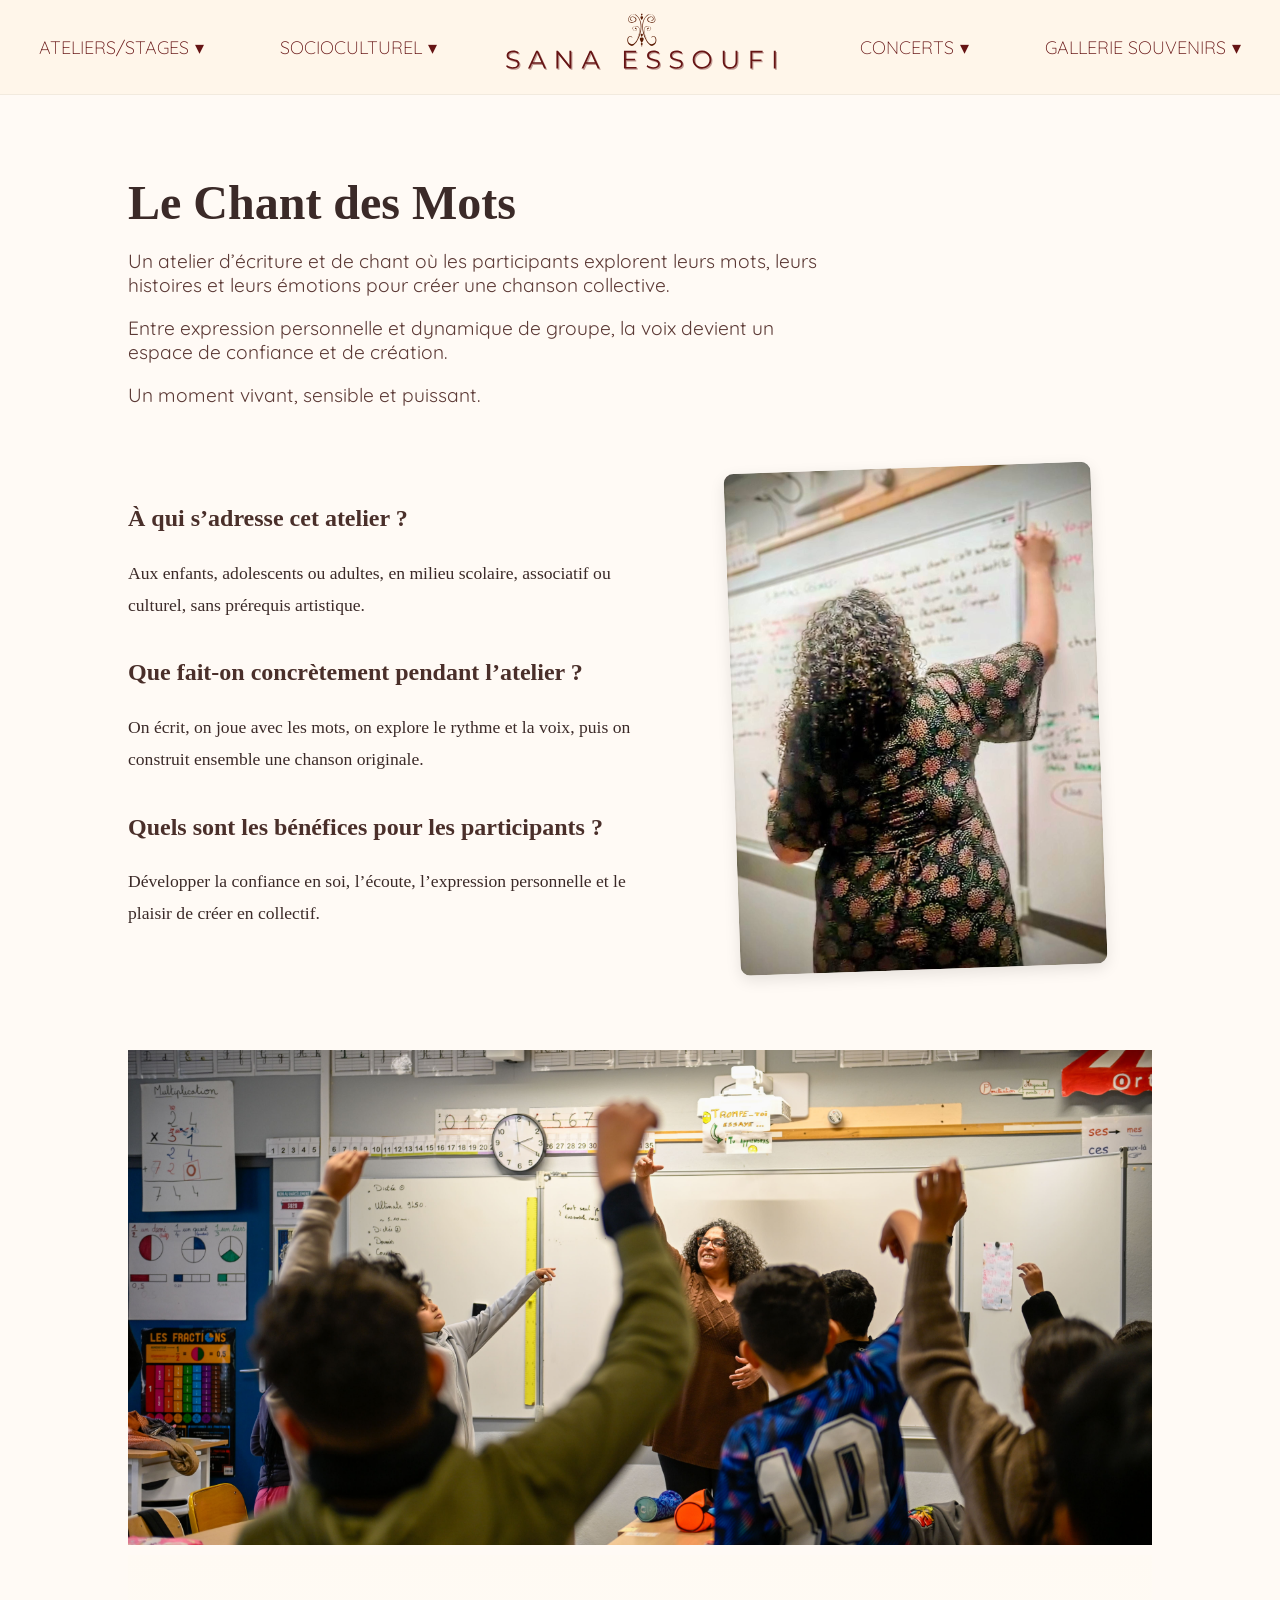
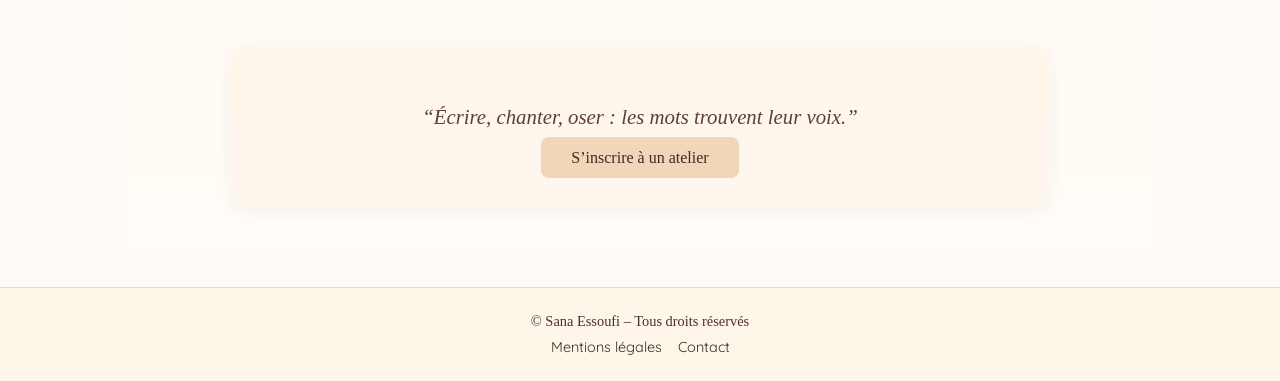
<file: chant-des-mots.html>
<!DOCTYPE html>
<html lang="fr">
<head>
  <meta charset="UTF-8">
  <meta name="viewport" content="width=device-width, initial-scale=1.0">
  <title>Page Type - Chanteuse Poétesse</title>
  <link rel="stylesheet" href="heroslide.css">
  <link rel="stylesheet" href="style.css">
  <link href="https://fonts.googleapis.com/css2?family=Playfair+Display:wght@500&family=Raleway:wght@300&display=swap" rel="stylesheet">
  <style>
    /* Animation fade-in douce */
    .fade-in {
      opacity: 0;
      transform: translateY(20px);
      animation: fadeInUp 1.2s ease forwards;
    }

    @keyframes fadeInUp {
      from {
        opacity: 0;
        transform: translateY(20px);
      }
      to {
        opacity: 1;
        transform: translateY(0);
      }
    }

    /* Layout texte + photos côte à côte */
    .page-content {
      max-width: 1100px;
      margin: 60px auto;
      padding: 20px;
      display: flex;
      flex-wrap: wrap;
      gap: 40px;
      align-items: center;
    }

    .page-text {
      flex: 1 1 50%;
      font-size: 18px;
      line-height: 1.8;
      text-align: left;
    }

    .page-text h1 {
      font-family: 'Playfair Display', serif;
      font-size: 32px;
      margin-bottom: 20px;
      color: #2c2c2c;
    }

    .page-photos {
      flex: 1 1 50%;
      display: flex;
      flex-direction: column;
      gap: 20px;
    }

    .page-photos img {
      width: 100%;
      border-radius: 8px;
      box-shadow: 0 4px 12px rgba(0,0,0,0.1);
      transition: transform 0.3s;
    }

    .page-photos img:hover {
      transform: scale(1.03);
    }

    /* Responsive : sur mobile texte au-dessus */
    @media(max-width: 768px) {
      .page-content {
        flex-direction: column;
      }
      .page-text, .page-photos {
        flex: 1 1 100%;
      }
    }
  </style>
<script>
  window.addEventListener('scroll', function() {
    const header = document.querySelector('header');
    if (window.scrollY > 10) {
      header.classList.add('scrolled');
    } else {
      header.classList.remove('scrolled');
    }
  });
</script>
<script>
document.addEventListener('DOMContentLoaded', function() {
  const buttons = document.querySelectorAll('.menu-btn');

  buttons.forEach(btn => {
    btn.addEventListener('click', function(e) {
      e.stopPropagation();

      const parent = this.closest('.menu-deroulant');
      const isOpen = parent.classList.contains('open');

      // fermer tous les autres menus
      document.querySelectorAll('.menu-deroulant.open').forEach(el => {
        if (el !== parent) {
          el.classList.remove('open');
          const b = el.querySelector('.menu-btn');
          if (b) b.setAttribute('aria-expanded', 'false');
          const sm = el.querySelector('.sous-menu');
          if (sm) sm.setAttribute('aria-hidden', 'true');
        }
      });

      // basculer le menu cliqué
      if (isOpen) {
        parent.classList.remove('open');
        this.setAttribute('aria-expanded', 'false');
        parent.querySelector('.sous-menu').setAttribute('aria-hidden', 'true');
      } else {
        parent.classList.add('open');
        this.setAttribute('aria-expanded', 'true');
        parent.querySelector('.sous-menu').setAttribute('aria-hidden', 'false');
      }
    });
  });

  // fermer menus si on clique ailleurs
  document.addEventListener('click', function() {
    document.querySelectorAll('.menu-deroulant.open').forEach(el => {
      el.classList.remove('open');
      const b = el.querySelector('.menu-btn');
      if (b) b.setAttribute('aria-expanded', 'false');
      const sm = el.querySelector('.sous-menu');
      if (sm) sm.setAttribute('aria-hidden', 'true');
    });
  });

  // fermer avec Échap
  document.addEventListener('keydown', function(e) {
    if (e.key === 'Escape') {
      document.querySelectorAll('.menu-deroulant.open').forEach(el => {
        el.classList.remove('open');
        const b = el.querySelector('.menu-btn');
        if (b) b.setAttribute('aria-expanded', 'false');
        const sm = el.querySelector('.sous-menu');
        if (sm) sm.setAttribute('aria-hidden', 'true');
      });
    }
  });
});
</script>
<body>

  <!-- HEADER -->
  <header>
<nav class="site-nav">
  <ul class="main-nav">
    <li class="menu-deroulant">
      <button class="menu-btn" aria-expanded="false">ATELIERS/STAGES <span class="arrow">▾</span></button>
      <ul class="sous-menu" aria-hidden="true">
        <li><a href="explore.html">EXPLORE TA VOIX</a></li>
        <li><a href="bebe.html">CHANTER AVEC BÉBÉ</a></li>
      </ul>
    </li>

    <li class="menu-deroulant">
      <button class="menu-btn" aria-expanded="false">SOCIOCULTUREL <span class="arrow">▾</span></button>
      <ul class="sous-menu" aria-hidden="true">
        <li><a href="chant-des-mots.html">LE CHANT DES MOTS</a></li>
        <li><a href="corps-melodie.html">LE CORPS MÉLODIE</a></li>
        <li><a href="femmes-poesie.html">FEMMES & POÉSIE</a></li>
      </ul>
    </li>

   <!-- LOGO AU CENTRE -->
<li class="logo">
  <a href="index.html">
    <svg class="logo-svg" xmlns="http://www.w3.org/2000/svg" viewBox="50 10 400 90" preserveAspectRatio="xMidYMid meet">
      <!-- SVG exact ici -->
<svg xmlns="http://www.w3.org/2000/svg" xmlns:xlink="http://www.w3.org/1999/xlink" width="500" zoomAndPan="magnify" viewBox="0 0 375 74.999997" height="100" preserveAspectRatio="xMidYMid meet" version="1.0"><defs><g/><clipPath id="e8eaeaf152"><rect x="0" width="273" y="0" height="32"/></clipPath></defs><path fill="#5c1d05" d="M 189.800781 15.601562 C 190.957031 16.238281 192.75 15.660156 192.34375 13.695312 C 191.9375 11.730469 189.570312 10.921875 187.203125 12.828125 C 184.832031 14.734375 186.738281 18.777344 192.113281 17.625 C 197.484375 16.46875 190.839844 3.183594 183.851562 12.945312 C 176.863281 22.707031 186.625 42 191.476562 40.039062 C 196.328125 38.074219 195.695312 31.546875 192.863281 30.96875 C 190.03125 30.390625 190.089844 32.46875 190.089844 32.46875 C 190.089844 32.46875 191.246094 31.171875 192.890625 31.546875 C 194.539062 31.921875 195.636719 38.074219 190.785156 38.59375 C 185.929688 39.113281 182.496094 26.925781 182.234375 24.441406 C 181.972656 21.957031 181.308594 13.8125 187.664062 10.144531 C 187.664062 10.144531 190.175781 8.785156 192.199219 11.242188 C 194.222656 13.695312 193.933594 16.757812 191.996094 17.132812 C 190.0625 17.507812 186.394531 17.015625 187.085938 14.386719 C 187.78125 11.761719 191.507812 11.527344 191.824219 13.695312 C 192.140625 15.863281 189.800781 15.601562 189.800781 15.601562 " fill-opacity="1" fill-rule="nonzero"/><path fill="#5c1d05" d="M 186.027344 34.050781 C 186.027344 34.050781 181.90625 26.886719 183.332031 23.113281 C 184.757812 19.335938 191.074219 21.148438 189.839844 23.957031 C 188.609375 26.769531 185.949219 25.578125 185.910156 24.496094 C 185.875 23.417969 186.527344 22.609375 187.144531 22.570312 C 187.144531 22.570312 187.585938 22.457031 187.722656 23.074219 C 187.855469 23.6875 186.335938 23.863281 186.335938 23.863281 C 186.335938 23.863281 185.757812 24.902344 187.066406 25.402344 C 188.375 25.902344 190.109375 24.035156 189.53125 22.589844 C 188.953125 21.148438 185.835938 20.761719 184.582031 21.9375 C 183.332031 23.113281 182.964844 24.460938 183.734375 27.945312 C 184.507812 31.429688 186.085938 33.625 186.027344 34.050781 " fill-opacity="1" fill-rule="nonzero"/><path fill="#5c1d05" d="M 172.226562 15.601562 C 171.074219 16.238281 169.28125 15.660156 169.6875 13.695312 C 170.089844 11.730469 172.460938 10.921875 174.828125 12.828125 C 177.195312 14.734375 175.289062 18.777344 169.917969 17.625 C 164.546875 16.46875 171.1875 3.183594 178.179688 12.945312 C 185.167969 22.707031 175.40625 42 170.554688 40.039062 C 165.699219 38.074219 166.335938 31.546875 169.167969 30.96875 C 171.996094 30.390625 171.941406 32.46875 171.941406 32.46875 C 171.941406 32.46875 170.785156 31.171875 169.136719 31.546875 C 167.492188 31.921875 166.394531 38.074219 171.246094 38.59375 C 176.097656 39.113281 179.535156 26.925781 179.796875 24.441406 C 180.054688 21.957031 180.71875 13.8125 174.367188 10.144531 C 174.367188 10.144531 171.851562 8.785156 169.832031 11.242188 C 167.808594 13.695312 168.097656 16.757812 170.035156 17.132812 C 171.96875 17.507812 175.636719 17.015625 174.945312 14.386719 C 174.25 11.761719 170.523438 11.527344 170.207031 13.695312 C 169.890625 15.863281 172.226562 15.601562 172.226562 15.601562 " fill-opacity="1" fill-rule="nonzero"/><path fill="#5c1d05" d="M 176.003906 34.050781 C 176.003906 34.050781 180.125 26.886719 178.699219 23.113281 C 177.273438 19.335938 170.957031 21.148438 172.191406 23.957031 C 173.421875 26.769531 176.078125 25.578125 176.117188 24.496094 C 176.15625 23.417969 175.5 22.609375 174.886719 22.570312 C 174.886719 22.570312 174.441406 22.457031 174.308594 23.074219 C 174.171875 23.6875 175.695312 23.863281 175.695312 23.863281 C 175.695312 23.863281 176.273438 24.902344 174.960938 25.402344 C 173.652344 25.902344 171.921875 24.035156 172.5 22.589844 C 173.074219 21.148438 176.195312 20.761719 177.445312 21.9375 C 178.699219 23.113281 179.0625 24.460938 178.292969 27.945312 C 177.523438 31.429688 175.945312 33.625 176.003906 34.050781 " fill-opacity="1" fill-rule="nonzero"/><path fill="#5c1d05" d="M 180.945312 32.0625 C 180.945312 32.0625 178.980469 31.890625 179.058594 33.433594 C 179.132812 34.972656 180.945312 37.285156 180.945312 37.285156 C 180.945312 37.285156 182.753906 34.972656 182.832031 33.433594 C 182.910156 31.890625 180.945312 32.0625 180.945312 32.0625 " fill-opacity="1" fill-rule="nonzero"/><path fill="#5c1d05" d="M 180.945312 28.542969 C 180.945312 28.542969 179.816406 28.441406 179.859375 29.328125 C 179.902344 30.214844 180.945312 31.542969 180.945312 31.542969 C 180.945312 31.542969 181.984375 30.214844 182.027344 29.328125 C 182.074219 28.441406 180.945312 28.542969 180.945312 28.542969 " fill-opacity="1" fill-rule="nonzero"/><path fill="#5c1d05" d="M 180.945312 11.550781 C 180.945312 11.550781 179.574219 11.429688 179.628906 12.503906 C 179.679688 13.578125 180.945312 15.191406 180.945312 15.191406 C 180.945312 15.191406 182.207031 13.578125 182.261719 12.503906 C 182.3125 11.429688 180.945312 11.550781 180.945312 11.550781 " fill-opacity="1" fill-rule="nonzero"/><path fill="#5c1d05" d="M 180.945312 9.09375 C 180.945312 9.09375 180.15625 9.023438 180.1875 9.640625 C 180.21875 10.257812 180.945312 11.1875 180.945312 11.1875 C 180.945312 11.1875 181.671875 10.257812 181.699219 9.640625 C 181.730469 9.023438 180.945312 9.09375 180.945312 9.09375 " fill-opacity="1" fill-rule="nonzero"/><path fill="#5c1d05" d="M 181.867188 38.410156 C 181.867188 38.921875 181.453125 39.335938 180.945312 39.335938 C 180.433594 39.335938 180.019531 38.921875 180.019531 38.410156 C 180.019531 37.898438 180.433594 37.484375 180.945312 37.484375 C 181.453125 37.484375 181.867188 37.898438 181.867188 38.410156 " fill-opacity="1" fill-rule="nonzero"/><path fill="#5c1d05" d="M 181.539062 40.164062 C 181.539062 40.492188 181.273438 40.757812 180.945312 40.757812 C 180.613281 40.757812 180.347656 40.492188 180.347656 40.164062 C 180.347656 39.832031 180.613281 39.566406 180.945312 39.566406 C 181.273438 39.566406 181.539062 39.832031 181.539062 40.164062 " fill-opacity="1" fill-rule="nonzero"/><g transform="matrix(1, 0, 0, 1, 48, 39)"><g clip-path="url(#e8eaeaf152)"><g fill="#661414" fill-opacity="0.4"><g transform="translate(2.131263, 24.152197)"><g><path d="M 7.53125 0.140625 C 6.257812 0.140625 5.035156 -0.0625 3.859375 -0.46875 C 2.691406 -0.875 1.789062 -1.414062 1.15625 -2.09375 L 1.859375 -3.484375 C 2.484375 -2.859375 3.3125 -2.351562 4.34375 -1.96875 C 5.375 -1.59375 6.4375 -1.40625 7.53125 -1.40625 C 9.070312 -1.40625 10.226562 -1.6875 11 -2.25 C 11.769531 -2.8125 12.15625 -3.539062 12.15625 -4.4375 C 12.15625 -5.125 11.945312 -5.671875 11.53125 -6.078125 C 11.113281 -6.492188 10.597656 -6.8125 9.984375 -7.03125 C 9.378906 -7.25 8.539062 -7.488281 7.46875 -7.75 C 6.164062 -8.082031 5.128906 -8.398438 4.359375 -8.703125 C 3.597656 -9.003906 2.941406 -9.460938 2.390625 -10.078125 C 1.847656 -10.703125 1.578125 -11.546875 1.578125 -12.609375 C 1.578125 -13.484375 1.804688 -14.273438 2.265625 -14.984375 C 2.722656 -15.691406 3.425781 -16.257812 4.375 -16.6875 C 5.320312 -17.113281 6.5 -17.328125 7.90625 -17.328125 C 8.882812 -17.328125 9.84375 -17.191406 10.78125 -16.921875 C 11.726562 -16.648438 12.546875 -16.28125 13.234375 -15.8125 L 12.609375 -14.359375 C 11.890625 -14.835938 11.117188 -15.191406 10.296875 -15.421875 C 9.484375 -15.660156 8.6875 -15.78125 7.90625 -15.78125 C 6.394531 -15.78125 5.257812 -15.488281 4.5 -14.90625 C 3.738281 -14.332031 3.359375 -13.585938 3.359375 -12.671875 C 3.359375 -11.984375 3.566406 -11.429688 3.984375 -11.015625 C 4.398438 -10.597656 4.921875 -10.273438 5.546875 -10.046875 C 6.179688 -9.828125 7.03125 -9.585938 8.09375 -9.328125 C 9.351562 -9.015625 10.375 -8.707031 11.15625 -8.40625 C 11.9375 -8.101562 12.59375 -7.644531 13.125 -7.03125 C 13.664062 -6.414062 13.9375 -5.585938 13.9375 -4.546875 C 13.9375 -3.671875 13.703125 -2.878906 13.234375 -2.171875 C 12.773438 -1.460938 12.0625 -0.898438 11.09375 -0.484375 C 10.125 -0.0664062 8.9375 0.140625 7.53125 0.140625 Z M 7.53125 0.140625 "/></g></g></g><g fill="#661414" fill-opacity="0.4"><g transform="translate(24.279231, 24.152197)"><g><path d="M 13.578125 -4.59375 L 4 -4.59375 L 1.9375 0 L 0.046875 0 L 7.90625 -17.1875 L 9.703125 -17.1875 L 17.546875 0 L 15.640625 0 Z M 12.90625 -6.0625 L 8.78125 -15.296875 L 4.65625 -6.0625 Z M 12.90625 -6.0625 "/></g></g></g><g fill="#661414" fill-opacity="0.4"><g transform="translate(48.931758, 24.152197)"><g><path d="M 17.15625 -17.1875 L 17.15625 0 L 15.65625 0 L 4.609375 -13.9375 L 4.609375 0 L 2.796875 0 L 2.796875 -17.1875 L 4.296875 -17.1875 L 15.359375 -3.234375 L 15.359375 -17.1875 Z M 17.15625 -17.1875 "/></g></g></g><g fill="#661414" fill-opacity="0.4"><g transform="translate(75.941505, 24.152197)"><g><path d="M 13.578125 -4.59375 L 4 -4.59375 L 1.9375 0 L 0.046875 0 L 7.90625 -17.1875 L 9.703125 -17.1875 L 17.546875 0 L 15.640625 0 Z M 12.90625 -6.0625 L 8.78125 -15.296875 L 4.65625 -6.0625 Z M 12.90625 -6.0625 "/></g></g></g><g fill="#661414" fill-opacity="0.4"><g transform="translate(100.594032, 24.152197)"><g/></g></g><g fill="#661414" fill-opacity="0.4"><g transform="translate(114.074318, 24.152197)"><g><path d="M 14.953125 -1.578125 L 14.953125 0 L 2.796875 0 L 2.796875 -17.1875 L 14.578125 -17.1875 L 14.578125 -15.609375 L 4.609375 -15.609375 L 4.609375 -9.5 L 13.5 -9.5 L 13.5 -7.953125 L 4.609375 -7.953125 L 4.609375 -1.578125 Z M 14.953125 -1.578125 "/></g></g></g><g fill="#661414" fill-opacity="0.4"><g transform="translate(137.548234, 24.152197)"><g><path d="M 7.53125 0.140625 C 6.257812 0.140625 5.035156 -0.0625 3.859375 -0.46875 C 2.691406 -0.875 1.789062 -1.414062 1.15625 -2.09375 L 1.859375 -3.484375 C 2.484375 -2.859375 3.3125 -2.351562 4.34375 -1.96875 C 5.375 -1.59375 6.4375 -1.40625 7.53125 -1.40625 C 9.070312 -1.40625 10.226562 -1.6875 11 -2.25 C 11.769531 -2.8125 12.15625 -3.539062 12.15625 -4.4375 C 12.15625 -5.125 11.945312 -5.671875 11.53125 -6.078125 C 11.113281 -6.492188 10.597656 -6.8125 9.984375 -7.03125 C 9.378906 -7.25 8.539062 -7.488281 7.46875 -7.75 C 6.164062 -8.082031 5.128906 -8.398438 4.359375 -8.703125 C 3.597656 -9.003906 2.941406 -9.460938 2.390625 -10.078125 C 1.847656 -10.703125 1.578125 -11.546875 1.578125 -12.609375 C 1.578125 -13.484375 1.804688 -14.273438 2.265625 -14.984375 C 2.722656 -15.691406 3.425781 -16.257812 4.375 -16.6875 C 5.320312 -17.113281 6.5 -17.328125 7.90625 -17.328125 C 8.882812 -17.328125 9.84375 -17.191406 10.78125 -16.921875 C 11.726562 -16.648438 12.546875 -16.28125 13.234375 -15.8125 L 12.609375 -14.359375 C 11.890625 -14.835938 11.117188 -15.191406 10.296875 -15.421875 C 9.484375 -15.660156 8.6875 -15.78125 7.90625 -15.78125 C 6.394531 -15.78125 5.257812 -15.488281 4.5 -14.90625 C 3.738281 -14.332031 3.359375 -13.585938 3.359375 -12.671875 C 3.359375 -11.984375 3.566406 -11.429688 3.984375 -11.015625 C 4.398438 -10.597656 4.921875 -10.273438 5.546875 -10.046875 C 6.179688 -9.828125 7.03125 -9.585938 8.09375 -9.328125 C 9.351562 -9.015625 10.375 -8.707031 11.15625 -8.40625 C 11.9375 -8.101562 12.59375 -7.644531 13.125 -7.03125 C 13.664062 -6.414062 13.9375 -5.585938 13.9375 -4.546875 C 13.9375 -3.671875 13.703125 -2.878906 13.234375 -2.171875 C 12.773438 -1.460938 12.0625 -0.898438 11.09375 -0.484375 C 10.125 -0.0664062 8.9375 0.140625 7.53125 0.140625 Z M 7.53125 0.140625 "/></g></g></g><g fill="#661414" fill-opacity="0.4"><g transform="translate(159.696203, 24.152197)"><g><path d="M 7.53125 0.140625 C 6.257812 0.140625 5.035156 -0.0625 3.859375 -0.46875 C 2.691406 -0.875 1.789062 -1.414062 1.15625 -2.09375 L 1.859375 -3.484375 C 2.484375 -2.859375 3.3125 -2.351562 4.34375 -1.96875 C 5.375 -1.59375 6.4375 -1.40625 7.53125 -1.40625 C 9.070312 -1.40625 10.226562 -1.6875 11 -2.25 C 11.769531 -2.8125 12.15625 -3.539062 12.15625 -4.4375 C 12.15625 -5.125 11.945312 -5.671875 11.53125 -6.078125 C 11.113281 -6.492188 10.597656 -6.8125 9.984375 -7.03125 C 9.378906 -7.25 8.539062 -7.488281 7.46875 -7.75 C 6.164062 -8.082031 5.128906 -8.398438 4.359375 -8.703125 C 3.597656 -9.003906 2.941406 -9.460938 2.390625 -10.078125 C 1.847656 -10.703125 1.578125 -11.546875 1.578125 -12.609375 C 1.578125 -13.484375 1.804688 -14.273438 2.265625 -14.984375 C 2.722656 -15.691406 3.425781 -16.257812 4.375 -16.6875 C 5.320312 -17.113281 6.5 -17.328125 7.90625 -17.328125 C 8.882812 -17.328125 9.84375 -17.191406 10.78125 -16.921875 C 11.726562 -16.648438 12.546875 -16.28125 13.234375 -15.8125 L 12.609375 -14.359375 C 11.890625 -14.835938 11.117188 -15.191406 10.296875 -15.421875 C 9.484375 -15.660156 8.6875 -15.78125 7.90625 -15.78125 C 6.394531 -15.78125 5.257812 -15.488281 4.5 -14.90625 C 3.738281 -14.332031 3.359375 -13.585938 3.359375 -12.671875 C 3.359375 -11.984375 3.566406 -11.429688 3.984375 -11.015625 C 4.398438 -10.597656 4.921875 -10.273438 5.546875 -10.046875 C 6.179688 -9.828125 7.03125 -9.585938 8.09375 -9.328125 C 9.351562 -9.015625 10.375 -8.707031 11.15625 -8.40625 C 11.9375 -8.101562 12.59375 -7.644531 13.125 -7.03125 C 13.664062 -6.414062 13.9375 -5.585938 13.9375 -4.546875 C 13.9375 -3.671875 13.703125 -2.878906 13.234375 -2.171875 C 12.773438 -1.460938 12.0625 -0.898438 11.09375 -0.484375 C 10.125 -0.0664062 8.9375 0.140625 7.53125 0.140625 Z M 7.53125 0.140625 "/></g></g></g><g fill="#661414" fill-opacity="0.4"><g transform="translate(181.844171, 24.152197)"><g><path d="M 10.3125 0.140625 C 8.601562 0.140625 7.054688 -0.238281 5.671875 -1 C 4.296875 -1.757812 3.21875 -2.800781 2.4375 -4.125 C 1.664062 -5.445312 1.28125 -6.9375 1.28125 -8.59375 C 1.28125 -10.25 1.664062 -11.738281 2.4375 -13.0625 C 3.21875 -14.382812 4.296875 -15.425781 5.671875 -16.1875 C 7.054688 -16.945312 8.601562 -17.328125 10.3125 -17.328125 C 12.007812 -17.328125 13.539062 -16.953125 14.90625 -16.203125 C 16.28125 -15.453125 17.359375 -14.410156 18.140625 -13.078125 C 18.921875 -11.742188 19.3125 -10.25 19.3125 -8.59375 C 19.3125 -6.9375 18.921875 -5.441406 18.140625 -4.109375 C 17.359375 -2.773438 16.28125 -1.734375 14.90625 -0.984375 C 13.539062 -0.234375 12.007812 0.140625 10.3125 0.140625 Z M 10.3125 -1.46875 C 11.664062 -1.46875 12.890625 -1.773438 13.984375 -2.390625 C 15.085938 -3.003906 15.945312 -3.851562 16.5625 -4.9375 C 17.1875 -6.03125 17.5 -7.25 17.5 -8.59375 C 17.5 -9.9375 17.1875 -11.148438 16.5625 -12.234375 C 15.945312 -13.328125 15.085938 -14.175781 13.984375 -14.78125 C 12.890625 -15.394531 11.664062 -15.703125 10.3125 -15.703125 C 8.945312 -15.703125 7.710938 -15.394531 6.609375 -14.78125 C 5.503906 -14.175781 4.632812 -13.328125 4 -12.234375 C 3.375 -11.148438 3.0625 -9.9375 3.0625 -8.59375 C 3.0625 -7.25 3.375 -6.03125 4 -4.9375 C 4.632812 -3.851562 5.503906 -3.003906 6.609375 -2.390625 C 7.710938 -1.773438 8.945312 -1.46875 10.3125 -1.46875 Z M 10.3125 -1.46875 "/></g></g></g><g fill="#661414" fill-opacity="0.4"><g transform="translate(209.49232, 24.152197)"><g><path d="M 9.71875 0.140625 C 7.488281 0.140625 5.753906 -0.492188 4.515625 -1.765625 C 3.273438 -3.046875 2.65625 -4.90625 2.65625 -7.34375 L 2.65625 -17.1875 L 4.46875 -17.1875 L 4.46875 -7.40625 C 4.46875 -5.414062 4.914062 -3.925781 5.8125 -2.9375 C 6.71875 -1.957031 8.019531 -1.46875 9.71875 -1.46875 C 11.4375 -1.46875 12.742188 -1.957031 13.640625 -2.9375 C 14.546875 -3.925781 15 -5.414062 15 -7.40625 L 15 -17.1875 L 16.765625 -17.1875 L 16.765625 -7.34375 C 16.765625 -4.90625 16.144531 -3.046875 14.90625 -1.765625 C 13.675781 -0.492188 11.945312 0.140625 9.71875 0.140625 Z M 9.71875 0.140625 "/></g></g></g><g fill="#661414" fill-opacity="0.4"><g transform="translate(235.986432, 24.152197)"><g><path d="M 4.609375 -15.609375 L 4.609375 -8.859375 L 13.5 -8.859375 L 13.5 -7.296875 L 4.609375 -7.296875 L 4.609375 0 L 2.796875 0 L 2.796875 -17.1875 L 14.578125 -17.1875 L 14.578125 -15.609375 Z M 4.609375 -15.609375 "/></g></g></g><g fill="#661414" fill-opacity="0.4"><g transform="translate(258.576383, 24.152197)"><g><path d="M 2.796875 -17.1875 L 4.609375 -17.1875 L 4.609375 0 L 2.796875 0 Z M 2.796875 -17.1875 "/></g></g></g><g fill="#661414" fill-opacity="1"><g transform="translate(1.04611, 23.067044)"><g><path d="M 7.53125 0.140625 C 6.257812 0.140625 5.035156 -0.0625 3.859375 -0.46875 C 2.691406 -0.875 1.789062 -1.414062 1.15625 -2.09375 L 1.859375 -3.484375 C 2.484375 -2.859375 3.3125 -2.351562 4.34375 -1.96875 C 5.375 -1.59375 6.4375 -1.40625 7.53125 -1.40625 C 9.070312 -1.40625 10.226562 -1.6875 11 -2.25 C 11.769531 -2.8125 12.15625 -3.539062 12.15625 -4.4375 C 12.15625 -5.125 11.945312 -5.671875 11.53125 -6.078125 C 11.113281 -6.492188 10.597656 -6.8125 9.984375 -7.03125 C 9.378906 -7.25 8.539062 -7.488281 7.46875 -7.75 C 6.164062 -8.082031 5.128906 -8.398438 4.359375 -8.703125 C 3.597656 -9.003906 2.941406 -9.460938 2.390625 -10.078125 C 1.847656 -10.703125 1.578125 -11.546875 1.578125 -12.609375 C 1.578125 -13.484375 1.804688 -14.273438 2.265625 -14.984375 C 2.722656 -15.691406 3.425781 -16.257812 4.375 -16.6875 C 5.320312 -17.113281 6.5 -17.328125 7.90625 -17.328125 C 8.882812 -17.328125 9.84375 -17.191406 10.78125 -16.921875 C 11.726562 -16.648438 12.546875 -16.28125 13.234375 -15.8125 L 12.609375 -14.359375 C 11.890625 -14.835938 11.117188 -15.191406 10.296875 -15.421875 C 9.484375 -15.660156 8.6875 -15.78125 7.90625 -15.78125 C 6.394531 -15.78125 5.257812 -15.488281 4.5 -14.90625 C 3.738281 -14.332031 3.359375 -13.585938 3.359375 -12.671875 C 3.359375 -11.984375 3.566406 -11.429688 3.984375 -11.015625 C 4.398438 -10.597656 4.921875 -10.273438 5.546875 -10.046875 C 6.179688 -9.828125 7.03125 -9.585938 8.09375 -9.328125 C 9.351562 -9.015625 10.375 -8.707031 11.15625 -8.40625 C 11.9375 -8.101562 12.59375 -7.644531 13.125 -7.03125 C 13.664062 -6.414062 13.9375 -5.585938 13.9375 -4.546875 C 13.9375 -3.671875 13.703125 -2.878906 13.234375 -2.171875 C 12.773438 -1.460938 12.0625 -0.898438 11.09375 -0.484375 C 10.125 -0.0664062 8.9375 0.140625 7.53125 0.140625 Z M 7.53125 0.140625 "/></g></g></g><g fill="#661414" fill-opacity="1"><g transform="translate(23.194079, 23.067044)"><g><path d="M 13.578125 -4.59375 L 4 -4.59375 L 1.9375 0 L 0.046875 0 L 7.90625 -17.1875 L 9.703125 -17.1875 L 17.546875 0 L 15.640625 0 Z M 12.90625 -6.0625 L 8.78125 -15.296875 L 4.65625 -6.0625 Z M 12.90625 -6.0625 "/></g></g></g><g fill="#661414" fill-opacity="1"><g transform="translate(47.846605, 23.067044)"><g><path d="M 17.15625 -17.1875 L 17.15625 0 L 15.65625 0 L 4.609375 -13.9375 L 4.609375 0 L 2.796875 0 L 2.796875 -17.1875 L 4.296875 -17.1875 L 15.359375 -3.234375 L 15.359375 -17.1875 Z M 17.15625 -17.1875 "/></g></g></g><g fill="#661414" fill-opacity="1"><g transform="translate(74.856353, 23.067044)"><g><path d="M 13.578125 -4.59375 L 4 -4.59375 L 1.9375 0 L 0.046875 0 L 7.90625 -17.1875 L 9.703125 -17.1875 L 17.546875 0 L 15.640625 0 Z M 12.90625 -6.0625 L 8.78125 -15.296875 L 4.65625 -6.0625 Z M 12.90625 -6.0625 "/></g></g></g><g fill="#661414" fill-opacity="1"><g transform="translate(99.508879, 23.067044)"><g/></g></g><g fill="#661414" fill-opacity="1"><g transform="translate(112.989165, 23.067044)"><g><path d="M 14.953125 -1.578125 L 14.953125 0 L 2.796875 0 L 2.796875 -17.1875 L 14.578125 -17.1875 L 14.578125 -15.609375 L 4.609375 -15.609375 L 4.609375 -9.5 L 13.5 -9.5 L 13.5 -7.953125 L 4.609375 -7.953125 L 4.609375 -1.578125 Z M 14.953125 -1.578125 "/></g></g></g><g fill="#661414" fill-opacity="1"><g transform="translate(136.463082, 23.067044)"><g><path d="M 7.53125 0.140625 C 6.257812 0.140625 5.035156 -0.0625 3.859375 -0.46875 C 2.691406 -0.875 1.789062 -1.414062 1.15625 -2.09375 L 1.859375 -3.484375 C 2.484375 -2.859375 3.3125 -2.351562 4.34375 -1.96875 C 5.375 -1.59375 6.4375 -1.40625 7.53125 -1.40625 C 9.070312 -1.40625 10.226562 -1.6875 11 -2.25 C 11.769531 -2.8125 12.15625 -3.539062 12.15625 -4.4375 C 12.15625 -5.125 11.945312 -5.671875 11.53125 -6.078125 C 11.113281 -6.492188 10.597656 -6.8125 9.984375 -7.03125 C 9.378906 -7.25 8.539062 -7.488281 7.46875 -7.75 C 6.164062 -8.082031 5.128906 -8.398438 4.359375 -8.703125 C 3.597656 -9.003906 2.941406 -9.460938 2.390625 -10.078125 C 1.847656 -10.703125 1.578125 -11.546875 1.578125 -12.609375 C 1.578125 -13.484375 1.804688 -14.273438 2.265625 -14.984375 C 2.722656 -15.691406 3.425781 -16.257812 4.375 -16.6875 C 5.320312 -17.113281 6.5 -17.328125 7.90625 -17.328125 C 8.882812 -17.328125 9.84375 -17.191406 10.78125 -16.921875 C 11.726562 -16.648438 12.546875 -16.28125 13.234375 -15.8125 L 12.609375 -14.359375 C 11.890625 -14.835938 11.117188 -15.191406 10.296875 -15.421875 C 9.484375 -15.660156 8.6875 -15.78125 7.90625 -15.78125 C 6.394531 -15.78125 5.257812 -15.488281 4.5 -14.90625 C 3.738281 -14.332031 3.359375 -13.585938 3.359375 -12.671875 C 3.359375 -11.984375 3.566406 -11.429688 3.984375 -11.015625 C 4.398438 -10.597656 4.921875 -10.273438 5.546875 -10.046875 C 6.179688 -9.828125 7.03125 -9.585938 8.09375 -9.328125 C 9.351562 -9.015625 10.375 -8.707031 11.15625 -8.40625 C 11.9375 -8.101562 12.59375 -7.644531 13.125 -7.03125 C 13.664062 -6.414062 13.9375 -5.585938 13.9375 -4.546875 C 13.9375 -3.671875 13.703125 -2.878906 13.234375 -2.171875 C 12.773438 -1.460938 12.0625 -0.898438 11.09375 -0.484375 C 10.125 -0.0664062 8.9375 0.140625 7.53125 0.140625 Z M 7.53125 0.140625 "/></g></g></g><g fill="#661414" fill-opacity="1"><g transform="translate(158.61105, 23.067044)"><g><path d="M 7.53125 0.140625 C 6.257812 0.140625 5.035156 -0.0625 3.859375 -0.46875 C 2.691406 -0.875 1.789062 -1.414062 1.15625 -2.09375 L 1.859375 -3.484375 C 2.484375 -2.859375 3.3125 -2.351562 4.34375 -1.96875 C 5.375 -1.59375 6.4375 -1.40625 7.53125 -1.40625 C 9.070312 -1.40625 10.226562 -1.6875 11 -2.25 C 11.769531 -2.8125 12.15625 -3.539062 12.15625 -4.4375 C 12.15625 -5.125 11.945312 -5.671875 11.53125 -6.078125 C 11.113281 -6.492188 10.597656 -6.8125 9.984375 -7.03125 C 9.378906 -7.25 8.539062 -7.488281 7.46875 -7.75 C 6.164062 -8.082031 5.128906 -8.398438 4.359375 -8.703125 C 3.597656 -9.003906 2.941406 -9.460938 2.390625 -10.078125 C 1.847656 -10.703125 1.578125 -11.546875 1.578125 -12.609375 C 1.578125 -13.484375 1.804688 -14.273438 2.265625 -14.984375 C 2.722656 -15.691406 3.425781 -16.257812 4.375 -16.6875 C 5.320312 -17.113281 6.5 -17.328125 7.90625 -17.328125 C 8.882812 -17.328125 9.84375 -17.191406 10.78125 -16.921875 C 11.726562 -16.648438 12.546875 -16.28125 13.234375 -15.8125 L 12.609375 -14.359375 C 11.890625 -14.835938 11.117188 -15.191406 10.296875 -15.421875 C 9.484375 -15.660156 8.6875 -15.78125 7.90625 -15.78125 C 6.394531 -15.78125 5.257812 -15.488281 4.5 -14.90625 C 3.738281 -14.332031 3.359375 -13.585938 3.359375 -12.671875 C 3.359375 -11.984375 3.566406 -11.429688 3.984375 -11.015625 C 4.398438 -10.597656 4.921875 -10.273438 5.546875 -10.046875 C 6.179688 -9.828125 7.03125 -9.585938 8.09375 -9.328125 C 9.351562 -9.015625 10.375 -8.707031 11.15625 -8.40625 C 11.9375 -8.101562 12.59375 -7.644531 13.125 -7.03125 C 13.664062 -6.414062 13.9375 -5.585938 13.9375 -4.546875 C 13.9375 -3.671875 13.703125 -2.878906 13.234375 -2.171875 C 12.773438 -1.460938 12.0625 -0.898438 11.09375 -0.484375 C 10.125 -0.0664062 8.9375 0.140625 7.53125 0.140625 Z M 7.53125 0.140625 "/></g></g></g><g fill="#661414" fill-opacity="1"><g transform="translate(180.759019, 23.067044)"><g><path d="M 10.3125 0.140625 C 8.601562 0.140625 7.054688 -0.238281 5.671875 -1 C 4.296875 -1.757812 3.21875 -2.800781 2.4375 -4.125 C 1.664062 -5.445312 1.28125 -6.9375 1.28125 -8.59375 C 1.28125 -10.25 1.664062 -11.738281 2.4375 -13.0625 C 3.21875 -14.382812 4.296875 -15.425781 5.671875 -16.1875 C 7.054688 -16.945312 8.601562 -17.328125 10.3125 -17.328125 C 12.007812 -17.328125 13.539062 -16.953125 14.90625 -16.203125 C 16.28125 -15.453125 17.359375 -14.410156 18.140625 -13.078125 C 18.921875 -11.742188 19.3125 -10.25 19.3125 -8.59375 C 19.3125 -6.9375 18.921875 -5.441406 18.140625 -4.109375 C 17.359375 -2.773438 16.28125 -1.734375 14.90625 -0.984375 C 13.539062 -0.234375 12.007812 0.140625 10.3125 0.140625 Z M 10.3125 -1.46875 C 11.664062 -1.46875 12.890625 -1.773438 13.984375 -2.390625 C 15.085938 -3.003906 15.945312 -3.851562 16.5625 -4.9375 C 17.1875 -6.03125 17.5 -7.25 17.5 -8.59375 C 17.5 -9.9375 17.1875 -11.148438 16.5625 -12.234375 C 15.945312 -13.328125 15.085938 -14.175781 13.984375 -14.78125 C 12.890625 -15.394531 11.664062 -15.703125 10.3125 -15.703125 C 8.945312 -15.703125 7.710938 -15.394531 6.609375 -14.78125 C 5.503906 -14.175781 4.632812 -13.328125 4 -12.234375 C 3.375 -11.148438 3.0625 -9.9375 3.0625 -8.59375 C 3.0625 -7.25 3.375 -6.03125 4 -4.9375 C 4.632812 -3.851562 5.503906 -3.003906 6.609375 -2.390625 C 7.710938 -1.773438 8.945312 -1.46875 10.3125 -1.46875 Z M 10.3125 -1.46875 "/></g></g></g><g fill="#661414" fill-opacity="1"><g transform="translate(208.407168, 23.067044)"><g><path d="M 9.71875 0.140625 C 7.488281 0.140625 5.753906 -0.492188 4.515625 -1.765625 C 3.273438 -3.046875 2.65625 -4.90625 2.65625 -7.34375 L 2.65625 -17.1875 L 4.46875 -17.1875 L 4.46875 -7.40625 C 4.46875 -5.414062 4.914062 -3.925781 5.8125 -2.9375 C 6.71875 -1.957031 8.019531 -1.46875 9.71875 -1.46875 C 11.4375 -1.46875 12.742188 -1.957031 13.640625 -2.9375 C 14.546875 -3.925781 15 -5.414062 15 -7.40625 L 15 -17.1875 L 16.765625 -17.1875 L 16.765625 -7.34375 C 16.765625 -4.90625 16.144531 -3.046875 14.90625 -1.765625 C 13.675781 -0.492188 11.945312 0.140625 9.71875 0.140625 Z M 9.71875 0.140625 "/></g></g></g><g fill="#661414" fill-opacity="1"><g transform="translate(234.901279, 23.067044)"><g><path d="M 4.609375 -15.609375 L 4.609375 -8.859375 L 13.5 -8.859375 L 13.5 -7.296875 L 4.609375 -7.296875 L 4.609375 0 L 2.796875 0 L 2.796875 -17.1875 L 14.578125 -17.1875 L 14.578125 -15.609375 Z M 4.609375 -15.609375 "/></g></g></g><g fill="#661414" fill-opacity="1"><g transform="translate(257.49123, 23.067044)"><g><path d="M 2.796875 -17.1875 L 4.609375 -17.1875 L 4.609375 0 L 2.796875 0 Z M 2.796875 -17.1875 "/></g></g></g></g></g></svg>
    </svg>
  </a>
</li>

    <li class="menu-deroulant">
      <button class="menu-btn" aria-expanded="false">CONCERTS <span class="arrow">▾</span></button>
      <ul class="sous-menu" aria-hidden="true">
        <li><a href="choristes.html">LIE LE LIEN - CHORISTES</a></li>
        <li><a href="solos.html">LES SOLOS</a></li>
      </ul>
    </li>

    <li class="menu-deroulant">
      <button class="menu-btn" aria-expanded="false">GALLERIE SOUVENIRS <span class="arrow">▾</span></button>
      <ul class="sous-menu" aria-hidden="true">
        <li><a href="souvconcerts.html">CONCERTS</a></li>
        <li><a href="souvateliers.html">ATELIERS</a></li>
      </ul>
    </li>
  </ul>
</nav>
  </header>

  <!-- CONTENU DE LA PAGE -->
<main>
<section class="page-atelier">
  <div class="atelier-header">
    <h1>Le Chant des Mots</h1>
    <p>Un atelier d’écriture et de chant où les participants explorent leurs mots, leurs histoires et leurs émotions pour créer une chanson collective. </p>

<p>Entre expression personnelle et dynamique de groupe, la voix devient un espace de confiance et de création.</p>
<p>Un moment vivant, sensible et puissant.</p>
  </div>

  <div class="atelier-content fade-in">
    <div class="atelier-texte">
      <h3>À qui s’adresse cet atelier ?</h3>
      <p>
        Aux enfants, adolescents ou adultes, en milieu scolaire, associatif ou culturel, sans prérequis artistique.
      </p>

      <h3>Que fait-on concrètement pendant l’atelier ?</h3>
      <p>
On écrit, on joue avec les mots, on explore le rythme et la voix, puis on construit ensemble une chanson originale.

      </p>

      <h3>Quels sont les bénéfices pour les participants ?</h3>
      <p>
        Développer la confiance en soi, l’écoute, l’expression personnelle et le plaisir de créer en collectif.
      </p>
    </div>


    <div class="atelier-images">
      <img src="chantmot.jpg" alt="Atelier voix 1" class="img1">
    </div>
  </div>

<!-- HERO SLIDER -->
<section class="hero-slider">

  <button class="slider-arrow left" onclick="slideLeft(this)">‹</button>
  <button class="slider-arrow right" onclick="slideRight(this)">›</button>

  <div class="slider-track">
    <div class="slide"><img src="chantmot1.jpg" alt="bebe"></div>
    <div class="slide"><img src="chantmot2.jpg" alt="bebe"></div>
  </div>

</section>

<section class="bebe-page">
  <div class="bebe-cta fade-in-left">
    <blockquote>“Écrire, chanter, oser : les mots trouvent leur voix.”</blockquote>
    <a href="contact.html" class="cta-btn">S’inscrire à un atelier</a>
</div>
</section>

</main>

  <!-- FOOTER -->
<footer class="site-footer">
  <p>© Sana Essoufi – Tous droits réservés</p>
  <nav class="footer-links">
    <a href="mentions-legales.html">Mentions légales</a>
    <a href="contact.html">Contact</a>
  </nav>
</footer>

  <!-- SCRIPT POUR LES MENUS CLIQUABLES -->
  <script>
    document.querySelectorAll(".menu-deroulant > a").forEach(menu => {
      menu.addEventListener("click", function(e) {
        e.preventDefault();
        let parent = this.parentElement;

        document.querySelectorAll(".menu-deroulant").forEach(item => {
          if(item !== parent) item.classList.remove("ouvert");
        });

        parent.classList.toggle("ouvert");
      });
    });

    document.addEventListener("click", function(e) {
      if (!e.target.closest(".menu-deroulant")) {
        document.querySelectorAll(".menu-deroulant").forEach(item => {
          item.classList.remove("ouvert");
        });
      }
    });
  </script>

<script>
function slideRight(btn){
  const slider = btn.closest('.hero-slider');
  const track = slider.querySelector('.slider-track');
  const slides = track.children.length;

  let index = slider.dataset.index ? parseInt(slider.dataset.index) : 0;
  index++;
  if(index >= slides) index = 0;

  slider.dataset.index = index;
  track.style.transform = `translateX(-${index * 100}%)`;
}

function slideLeft(btn){
  const slider = btn.closest('.hero-slider');
  const track = slider.querySelector('.slider-track');
  const slides = track.children.length;

  let index = slider.dataset.index ? parseInt(slider.dataset.index) : 0;
  index--;
  if(index < 0) index = slides - 1;

  slider.dataset.index = index;
  track.style.transform = `translateX(-${index * 100}%)`;
}
</script>

</body>
</html>
</file>
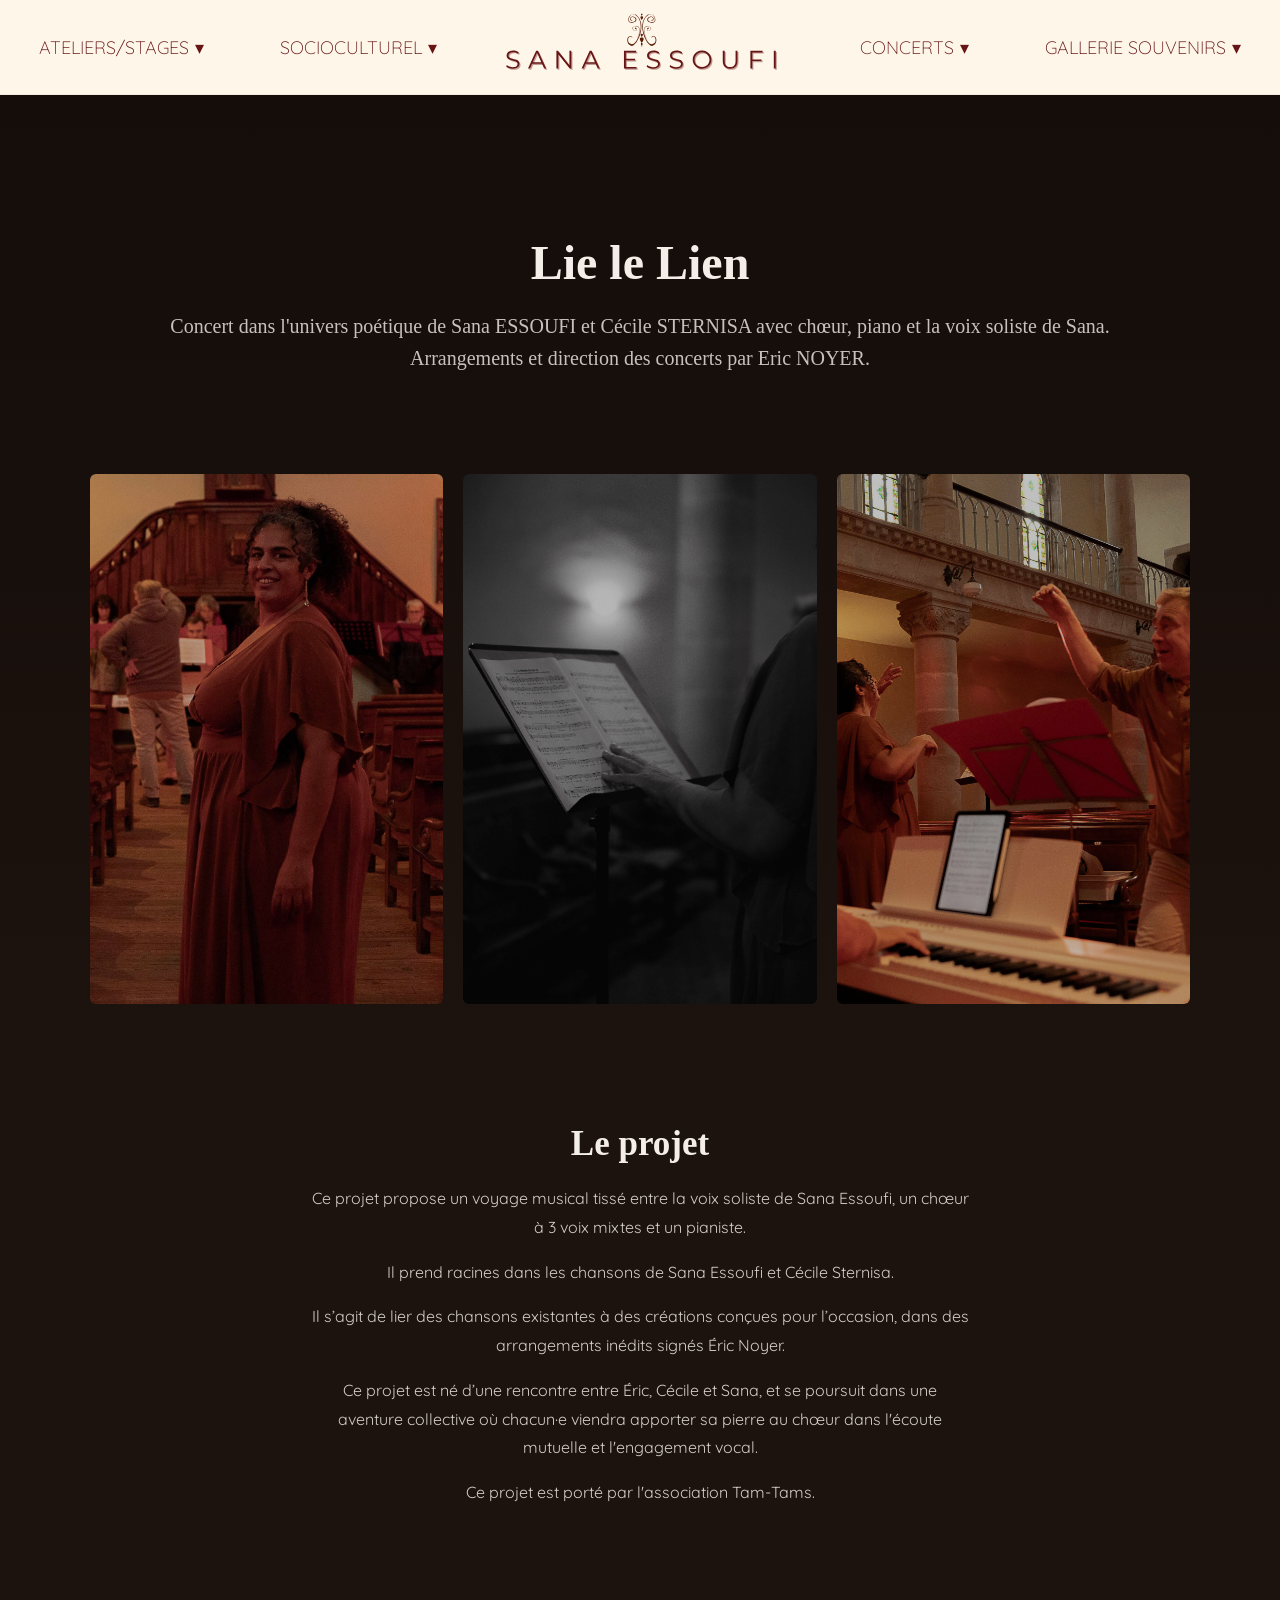
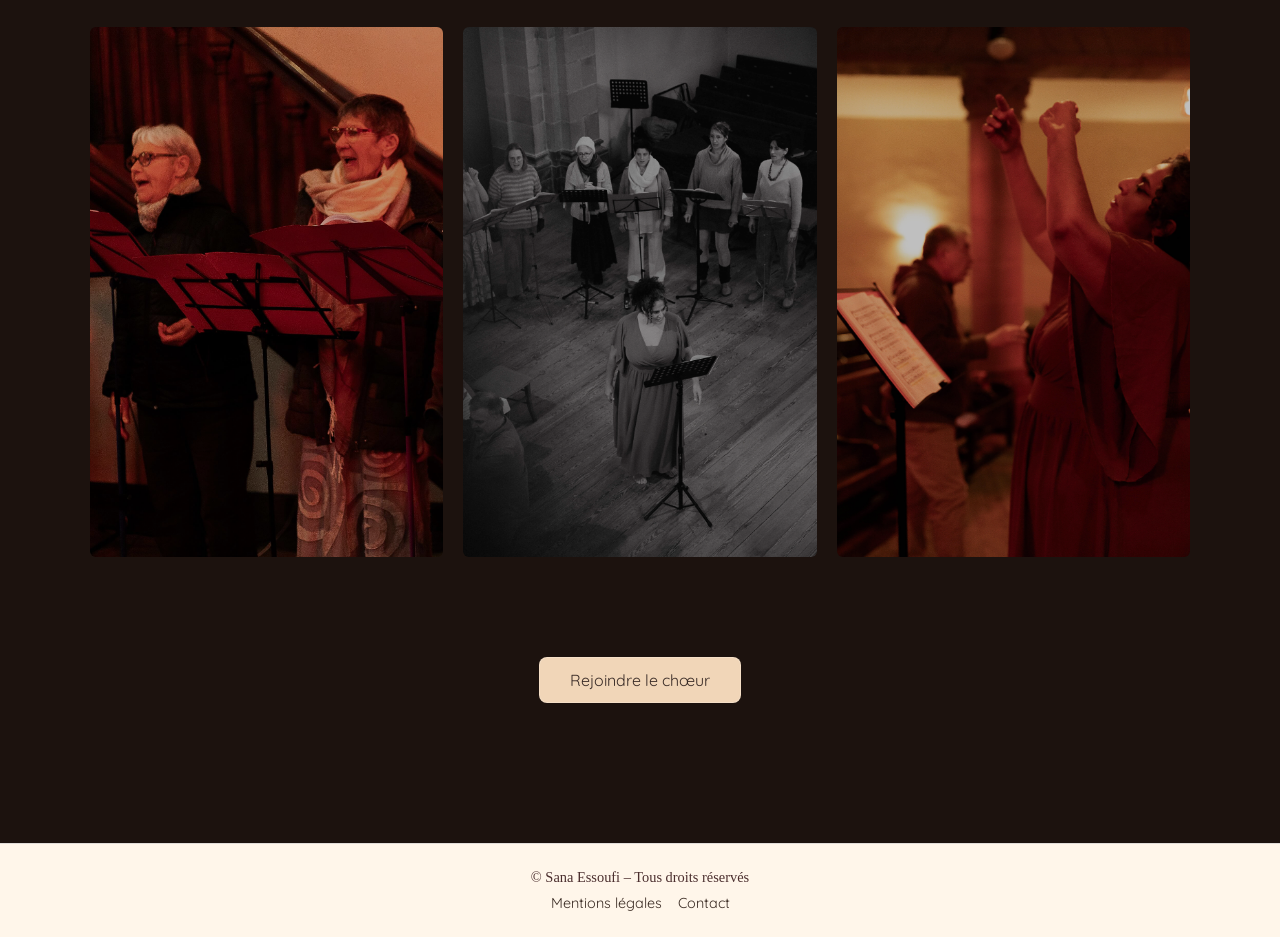
<file: choristes.html>
<!DOCTYPE html>
<html lang="fr">
<head>
  <meta charset="UTF-8">
  <meta name="viewport" content="width=device-width, initial-scale=1.0">
  <title>Page Type - Chanteuse Poétesse</title>
  <link rel="stylesheet" href="lielelien.css">
  <link rel="stylesheet" href="style.css">
  <link href="https://fonts.googleapis.com/css2?family=Playfair+Display:wght@500&family=Raleway:wght@300&display=swap" rel="stylesheet">
  <style>
    /* Animation fade-in douce */
    .fade-in {
      opacity: 0;
      transform: translateY(20px);
      animation: fadeInUp 1.2s ease forwards;
    }

    @keyframes fadeInUp {
      from {
        opacity: 0;
        transform: translateY(20px);
      }
      to {
        opacity: 1;
        transform: translateY(0);
      }
    }

    /* Layout texte + photos côte à côte */
    .page-content {
      max-width: 1100px;
      margin: 60px auto;
      padding: 20px;
      display: flex;
      flex-wrap: wrap;
      gap: 40px;
      align-items: center;
    }

    .page-text {
      flex: 1 1 50%;
      font-size: 18px;
      line-height: 1.8;
      text-align: left;
    }

    .page-text h1 {
      font-family: 'Playfair Display', serif;
      font-size: 32px;
      margin-bottom: 20px;
      color: #2c2c2c;
    }

    .page-photos {
      flex: 1 1 50%;
      display: flex;
      flex-direction: column;
      gap: 20px;
    }

    .page-photos img {
      width: 100%;
      border-radius: 8px;
      box-shadow: 0 4px 12px rgba(0,0,0,0.1);
      transition: transform 0.3s;
    }

    .page-photos img:hover {
      transform: scale(1.03);
    }

    /* Responsive : sur mobile texte au-dessus */
    @media(max-width: 768px) {
      .page-content {
        flex-direction: column;
      }
      .page-text, .page-photos {
        flex: 1 1 100%;
      }
    }
  </style>
<script>
  window.addEventListener('scroll', function() {
    const header = document.querySelector('header');
    if (window.scrollY > 10) {
      header.classList.add('scrolled');
    } else {
      header.classList.remove('scrolled');
    }
  });
</script>
<script>
document.addEventListener('DOMContentLoaded', function() {
  const buttons = document.querySelectorAll('.menu-btn');

  buttons.forEach(btn => {
    btn.addEventListener('click', function(e) {
      e.stopPropagation();

      const parent = this.closest('.menu-deroulant');
      const isOpen = parent.classList.contains('open');

      // fermer tous les autres menus
      document.querySelectorAll('.menu-deroulant.open').forEach(el => {
        if (el !== parent) {
          el.classList.remove('open');
          const b = el.querySelector('.menu-btn');
          if (b) b.setAttribute('aria-expanded', 'false');
          const sm = el.querySelector('.sous-menu');
          if (sm) sm.setAttribute('aria-hidden', 'true');
        }
      });

      // basculer le menu cliqué
      if (isOpen) {
        parent.classList.remove('open');
        this.setAttribute('aria-expanded', 'false');
        parent.querySelector('.sous-menu').setAttribute('aria-hidden', 'true');
      } else {
        parent.classList.add('open');
        this.setAttribute('aria-expanded', 'true');
        parent.querySelector('.sous-menu').setAttribute('aria-hidden', 'false');
      }
    });
  });

  // fermer menus si on clique ailleurs
  document.addEventListener('click', function() {
    document.querySelectorAll('.menu-deroulant.open').forEach(el => {
      el.classList.remove('open');
      const b = el.querySelector('.menu-btn');
      if (b) b.setAttribute('aria-expanded', 'false');
      const sm = el.querySelector('.sous-menu');
      if (sm) sm.setAttribute('aria-hidden', 'true');
    });
  });

  // fermer avec Échap
  document.addEventListener('keydown', function(e) {
    if (e.key === 'Escape') {
      document.querySelectorAll('.menu-deroulant.open').forEach(el => {
        el.classList.remove('open');
        const b = el.querySelector('.menu-btn');
        if (b) b.setAttribute('aria-expanded', 'false');
        const sm = el.querySelector('.sous-menu');
        if (sm) sm.setAttribute('aria-hidden', 'true');
      });
    }
  });
});
</script>
<body>

  <!-- HEADER -->
  <header>
<nav class="site-nav">
  <ul class="main-nav">
    <li class="menu-deroulant">
      <button class="menu-btn" aria-expanded="false">ATELIERS/STAGES<span class="arrow">▾</span></button>
      <ul class="sous-menu" aria-hidden="true">
        <li><a href="explore.html">EXPLORE TA VOIX</a></li>
        <li><a href="bebe.html">CHANTER AVEC BÉBÉ</a></li>
      </ul>
    </li>

    <li class="menu-deroulant">
      <button class="menu-btn" aria-expanded="false">SOCIOCULTUREL <span class="arrow">▾</span></button>
      <ul class="sous-menu" aria-hidden="true">
        <li><a href="chant-des-mots.html">LE CHANT DES MOTS</a></li>
        <li><a href="corps-melodie.html">LE CORPS MÉLODIE</a></li>
        <li><a href="femmes-poesie.html">FEMMES & POÉSIE</a></li>
      </ul>
    </li>

   <!-- LOGO AU CENTRE -->
<li class="logo">
  <a href="index.html">
    <svg class="logo-svg" xmlns="http://www.w3.org/2000/svg" viewBox="50 10 400 90" preserveAspectRatio="xMidYMid meet">
      <!-- SVG exact ici -->
<svg xmlns="http://www.w3.org/2000/svg" xmlns:xlink="http://www.w3.org/1999/xlink" width="500" zoomAndPan="magnify" viewBox="0 0 375 74.999997" height="100" preserveAspectRatio="xMidYMid meet" version="1.0"><defs><g/><clipPath id="e8eaeaf152"><rect x="0" width="273" y="0" height="32"/></clipPath></defs><path fill="#5c1d05" d="M 189.800781 15.601562 C 190.957031 16.238281 192.75 15.660156 192.34375 13.695312 C 191.9375 11.730469 189.570312 10.921875 187.203125 12.828125 C 184.832031 14.734375 186.738281 18.777344 192.113281 17.625 C 197.484375 16.46875 190.839844 3.183594 183.851562 12.945312 C 176.863281 22.707031 186.625 42 191.476562 40.039062 C 196.328125 38.074219 195.695312 31.546875 192.863281 30.96875 C 190.03125 30.390625 190.089844 32.46875 190.089844 32.46875 C 190.089844 32.46875 191.246094 31.171875 192.890625 31.546875 C 194.539062 31.921875 195.636719 38.074219 190.785156 38.59375 C 185.929688 39.113281 182.496094 26.925781 182.234375 24.441406 C 181.972656 21.957031 181.308594 13.8125 187.664062 10.144531 C 187.664062 10.144531 190.175781 8.785156 192.199219 11.242188 C 194.222656 13.695312 193.933594 16.757812 191.996094 17.132812 C 190.0625 17.507812 186.394531 17.015625 187.085938 14.386719 C 187.78125 11.761719 191.507812 11.527344 191.824219 13.695312 C 192.140625 15.863281 189.800781 15.601562 189.800781 15.601562 " fill-opacity="1" fill-rule="nonzero"/><path fill="#5c1d05" d="M 186.027344 34.050781 C 186.027344 34.050781 181.90625 26.886719 183.332031 23.113281 C 184.757812 19.335938 191.074219 21.148438 189.839844 23.957031 C 188.609375 26.769531 185.949219 25.578125 185.910156 24.496094 C 185.875 23.417969 186.527344 22.609375 187.144531 22.570312 C 187.144531 22.570312 187.585938 22.457031 187.722656 23.074219 C 187.855469 23.6875 186.335938 23.863281 186.335938 23.863281 C 186.335938 23.863281 185.757812 24.902344 187.066406 25.402344 C 188.375 25.902344 190.109375 24.035156 189.53125 22.589844 C 188.953125 21.148438 185.835938 20.761719 184.582031 21.9375 C 183.332031 23.113281 182.964844 24.460938 183.734375 27.945312 C 184.507812 31.429688 186.085938 33.625 186.027344 34.050781 " fill-opacity="1" fill-rule="nonzero"/><path fill="#5c1d05" d="M 172.226562 15.601562 C 171.074219 16.238281 169.28125 15.660156 169.6875 13.695312 C 170.089844 11.730469 172.460938 10.921875 174.828125 12.828125 C 177.195312 14.734375 175.289062 18.777344 169.917969 17.625 C 164.546875 16.46875 171.1875 3.183594 178.179688 12.945312 C 185.167969 22.707031 175.40625 42 170.554688 40.039062 C 165.699219 38.074219 166.335938 31.546875 169.167969 30.96875 C 171.996094 30.390625 171.941406 32.46875 171.941406 32.46875 C 171.941406 32.46875 170.785156 31.171875 169.136719 31.546875 C 167.492188 31.921875 166.394531 38.074219 171.246094 38.59375 C 176.097656 39.113281 179.535156 26.925781 179.796875 24.441406 C 180.054688 21.957031 180.71875 13.8125 174.367188 10.144531 C 174.367188 10.144531 171.851562 8.785156 169.832031 11.242188 C 167.808594 13.695312 168.097656 16.757812 170.035156 17.132812 C 171.96875 17.507812 175.636719 17.015625 174.945312 14.386719 C 174.25 11.761719 170.523438 11.527344 170.207031 13.695312 C 169.890625 15.863281 172.226562 15.601562 172.226562 15.601562 " fill-opacity="1" fill-rule="nonzero"/><path fill="#5c1d05" d="M 176.003906 34.050781 C 176.003906 34.050781 180.125 26.886719 178.699219 23.113281 C 177.273438 19.335938 170.957031 21.148438 172.191406 23.957031 C 173.421875 26.769531 176.078125 25.578125 176.117188 24.496094 C 176.15625 23.417969 175.5 22.609375 174.886719 22.570312 C 174.886719 22.570312 174.441406 22.457031 174.308594 23.074219 C 174.171875 23.6875 175.695312 23.863281 175.695312 23.863281 C 175.695312 23.863281 176.273438 24.902344 174.960938 25.402344 C 173.652344 25.902344 171.921875 24.035156 172.5 22.589844 C 173.074219 21.148438 176.195312 20.761719 177.445312 21.9375 C 178.699219 23.113281 179.0625 24.460938 178.292969 27.945312 C 177.523438 31.429688 175.945312 33.625 176.003906 34.050781 " fill-opacity="1" fill-rule="nonzero"/><path fill="#5c1d05" d="M 180.945312 32.0625 C 180.945312 32.0625 178.980469 31.890625 179.058594 33.433594 C 179.132812 34.972656 180.945312 37.285156 180.945312 37.285156 C 180.945312 37.285156 182.753906 34.972656 182.832031 33.433594 C 182.910156 31.890625 180.945312 32.0625 180.945312 32.0625 " fill-opacity="1" fill-rule="nonzero"/><path fill="#5c1d05" d="M 180.945312 28.542969 C 180.945312 28.542969 179.816406 28.441406 179.859375 29.328125 C 179.902344 30.214844 180.945312 31.542969 180.945312 31.542969 C 180.945312 31.542969 181.984375 30.214844 182.027344 29.328125 C 182.074219 28.441406 180.945312 28.542969 180.945312 28.542969 " fill-opacity="1" fill-rule="nonzero"/><path fill="#5c1d05" d="M 180.945312 11.550781 C 180.945312 11.550781 179.574219 11.429688 179.628906 12.503906 C 179.679688 13.578125 180.945312 15.191406 180.945312 15.191406 C 180.945312 15.191406 182.207031 13.578125 182.261719 12.503906 C 182.3125 11.429688 180.945312 11.550781 180.945312 11.550781 " fill-opacity="1" fill-rule="nonzero"/><path fill="#5c1d05" d="M 180.945312 9.09375 C 180.945312 9.09375 180.15625 9.023438 180.1875 9.640625 C 180.21875 10.257812 180.945312 11.1875 180.945312 11.1875 C 180.945312 11.1875 181.671875 10.257812 181.699219 9.640625 C 181.730469 9.023438 180.945312 9.09375 180.945312 9.09375 " fill-opacity="1" fill-rule="nonzero"/><path fill="#5c1d05" d="M 181.867188 38.410156 C 181.867188 38.921875 181.453125 39.335938 180.945312 39.335938 C 180.433594 39.335938 180.019531 38.921875 180.019531 38.410156 C 180.019531 37.898438 180.433594 37.484375 180.945312 37.484375 C 181.453125 37.484375 181.867188 37.898438 181.867188 38.410156 " fill-opacity="1" fill-rule="nonzero"/><path fill="#5c1d05" d="M 181.539062 40.164062 C 181.539062 40.492188 181.273438 40.757812 180.945312 40.757812 C 180.613281 40.757812 180.347656 40.492188 180.347656 40.164062 C 180.347656 39.832031 180.613281 39.566406 180.945312 39.566406 C 181.273438 39.566406 181.539062 39.832031 181.539062 40.164062 " fill-opacity="1" fill-rule="nonzero"/><g transform="matrix(1, 0, 0, 1, 48, 39)"><g clip-path="url(#e8eaeaf152)"><g fill="#661414" fill-opacity="0.4"><g transform="translate(2.131263, 24.152197)"><g><path d="M 7.53125 0.140625 C 6.257812 0.140625 5.035156 -0.0625 3.859375 -0.46875 C 2.691406 -0.875 1.789062 -1.414062 1.15625 -2.09375 L 1.859375 -3.484375 C 2.484375 -2.859375 3.3125 -2.351562 4.34375 -1.96875 C 5.375 -1.59375 6.4375 -1.40625 7.53125 -1.40625 C 9.070312 -1.40625 10.226562 -1.6875 11 -2.25 C 11.769531 -2.8125 12.15625 -3.539062 12.15625 -4.4375 C 12.15625 -5.125 11.945312 -5.671875 11.53125 -6.078125 C 11.113281 -6.492188 10.597656 -6.8125 9.984375 -7.03125 C 9.378906 -7.25 8.539062 -7.488281 7.46875 -7.75 C 6.164062 -8.082031 5.128906 -8.398438 4.359375 -8.703125 C 3.597656 -9.003906 2.941406 -9.460938 2.390625 -10.078125 C 1.847656 -10.703125 1.578125 -11.546875 1.578125 -12.609375 C 1.578125 -13.484375 1.804688 -14.273438 2.265625 -14.984375 C 2.722656 -15.691406 3.425781 -16.257812 4.375 -16.6875 C 5.320312 -17.113281 6.5 -17.328125 7.90625 -17.328125 C 8.882812 -17.328125 9.84375 -17.191406 10.78125 -16.921875 C 11.726562 -16.648438 12.546875 -16.28125 13.234375 -15.8125 L 12.609375 -14.359375 C 11.890625 -14.835938 11.117188 -15.191406 10.296875 -15.421875 C 9.484375 -15.660156 8.6875 -15.78125 7.90625 -15.78125 C 6.394531 -15.78125 5.257812 -15.488281 4.5 -14.90625 C 3.738281 -14.332031 3.359375 -13.585938 3.359375 -12.671875 C 3.359375 -11.984375 3.566406 -11.429688 3.984375 -11.015625 C 4.398438 -10.597656 4.921875 -10.273438 5.546875 -10.046875 C 6.179688 -9.828125 7.03125 -9.585938 8.09375 -9.328125 C 9.351562 -9.015625 10.375 -8.707031 11.15625 -8.40625 C 11.9375 -8.101562 12.59375 -7.644531 13.125 -7.03125 C 13.664062 -6.414062 13.9375 -5.585938 13.9375 -4.546875 C 13.9375 -3.671875 13.703125 -2.878906 13.234375 -2.171875 C 12.773438 -1.460938 12.0625 -0.898438 11.09375 -0.484375 C 10.125 -0.0664062 8.9375 0.140625 7.53125 0.140625 Z M 7.53125 0.140625 "/></g></g></g><g fill="#661414" fill-opacity="0.4"><g transform="translate(24.279231, 24.152197)"><g><path d="M 13.578125 -4.59375 L 4 -4.59375 L 1.9375 0 L 0.046875 0 L 7.90625 -17.1875 L 9.703125 -17.1875 L 17.546875 0 L 15.640625 0 Z M 12.90625 -6.0625 L 8.78125 -15.296875 L 4.65625 -6.0625 Z M 12.90625 -6.0625 "/></g></g></g><g fill="#661414" fill-opacity="0.4"><g transform="translate(48.931758, 24.152197)"><g><path d="M 17.15625 -17.1875 L 17.15625 0 L 15.65625 0 L 4.609375 -13.9375 L 4.609375 0 L 2.796875 0 L 2.796875 -17.1875 L 4.296875 -17.1875 L 15.359375 -3.234375 L 15.359375 -17.1875 Z M 17.15625 -17.1875 "/></g></g></g><g fill="#661414" fill-opacity="0.4"><g transform="translate(75.941505, 24.152197)"><g><path d="M 13.578125 -4.59375 L 4 -4.59375 L 1.9375 0 L 0.046875 0 L 7.90625 -17.1875 L 9.703125 -17.1875 L 17.546875 0 L 15.640625 0 Z M 12.90625 -6.0625 L 8.78125 -15.296875 L 4.65625 -6.0625 Z M 12.90625 -6.0625 "/></g></g></g><g fill="#661414" fill-opacity="0.4"><g transform="translate(100.594032, 24.152197)"><g/></g></g><g fill="#661414" fill-opacity="0.4"><g transform="translate(114.074318, 24.152197)"><g><path d="M 14.953125 -1.578125 L 14.953125 0 L 2.796875 0 L 2.796875 -17.1875 L 14.578125 -17.1875 L 14.578125 -15.609375 L 4.609375 -15.609375 L 4.609375 -9.5 L 13.5 -9.5 L 13.5 -7.953125 L 4.609375 -7.953125 L 4.609375 -1.578125 Z M 14.953125 -1.578125 "/></g></g></g><g fill="#661414" fill-opacity="0.4"><g transform="translate(137.548234, 24.152197)"><g><path d="M 7.53125 0.140625 C 6.257812 0.140625 5.035156 -0.0625 3.859375 -0.46875 C 2.691406 -0.875 1.789062 -1.414062 1.15625 -2.09375 L 1.859375 -3.484375 C 2.484375 -2.859375 3.3125 -2.351562 4.34375 -1.96875 C 5.375 -1.59375 6.4375 -1.40625 7.53125 -1.40625 C 9.070312 -1.40625 10.226562 -1.6875 11 -2.25 C 11.769531 -2.8125 12.15625 -3.539062 12.15625 -4.4375 C 12.15625 -5.125 11.945312 -5.671875 11.53125 -6.078125 C 11.113281 -6.492188 10.597656 -6.8125 9.984375 -7.03125 C 9.378906 -7.25 8.539062 -7.488281 7.46875 -7.75 C 6.164062 -8.082031 5.128906 -8.398438 4.359375 -8.703125 C 3.597656 -9.003906 2.941406 -9.460938 2.390625 -10.078125 C 1.847656 -10.703125 1.578125 -11.546875 1.578125 -12.609375 C 1.578125 -13.484375 1.804688 -14.273438 2.265625 -14.984375 C 2.722656 -15.691406 3.425781 -16.257812 4.375 -16.6875 C 5.320312 -17.113281 6.5 -17.328125 7.90625 -17.328125 C 8.882812 -17.328125 9.84375 -17.191406 10.78125 -16.921875 C 11.726562 -16.648438 12.546875 -16.28125 13.234375 -15.8125 L 12.609375 -14.359375 C 11.890625 -14.835938 11.117188 -15.191406 10.296875 -15.421875 C 9.484375 -15.660156 8.6875 -15.78125 7.90625 -15.78125 C 6.394531 -15.78125 5.257812 -15.488281 4.5 -14.90625 C 3.738281 -14.332031 3.359375 -13.585938 3.359375 -12.671875 C 3.359375 -11.984375 3.566406 -11.429688 3.984375 -11.015625 C 4.398438 -10.597656 4.921875 -10.273438 5.546875 -10.046875 C 6.179688 -9.828125 7.03125 -9.585938 8.09375 -9.328125 C 9.351562 -9.015625 10.375 -8.707031 11.15625 -8.40625 C 11.9375 -8.101562 12.59375 -7.644531 13.125 -7.03125 C 13.664062 -6.414062 13.9375 -5.585938 13.9375 -4.546875 C 13.9375 -3.671875 13.703125 -2.878906 13.234375 -2.171875 C 12.773438 -1.460938 12.0625 -0.898438 11.09375 -0.484375 C 10.125 -0.0664062 8.9375 0.140625 7.53125 0.140625 Z M 7.53125 0.140625 "/></g></g></g><g fill="#661414" fill-opacity="0.4"><g transform="translate(159.696203, 24.152197)"><g><path d="M 7.53125 0.140625 C 6.257812 0.140625 5.035156 -0.0625 3.859375 -0.46875 C 2.691406 -0.875 1.789062 -1.414062 1.15625 -2.09375 L 1.859375 -3.484375 C 2.484375 -2.859375 3.3125 -2.351562 4.34375 -1.96875 C 5.375 -1.59375 6.4375 -1.40625 7.53125 -1.40625 C 9.070312 -1.40625 10.226562 -1.6875 11 -2.25 C 11.769531 -2.8125 12.15625 -3.539062 12.15625 -4.4375 C 12.15625 -5.125 11.945312 -5.671875 11.53125 -6.078125 C 11.113281 -6.492188 10.597656 -6.8125 9.984375 -7.03125 C 9.378906 -7.25 8.539062 -7.488281 7.46875 -7.75 C 6.164062 -8.082031 5.128906 -8.398438 4.359375 -8.703125 C 3.597656 -9.003906 2.941406 -9.460938 2.390625 -10.078125 C 1.847656 -10.703125 1.578125 -11.546875 1.578125 -12.609375 C 1.578125 -13.484375 1.804688 -14.273438 2.265625 -14.984375 C 2.722656 -15.691406 3.425781 -16.257812 4.375 -16.6875 C 5.320312 -17.113281 6.5 -17.328125 7.90625 -17.328125 C 8.882812 -17.328125 9.84375 -17.191406 10.78125 -16.921875 C 11.726562 -16.648438 12.546875 -16.28125 13.234375 -15.8125 L 12.609375 -14.359375 C 11.890625 -14.835938 11.117188 -15.191406 10.296875 -15.421875 C 9.484375 -15.660156 8.6875 -15.78125 7.90625 -15.78125 C 6.394531 -15.78125 5.257812 -15.488281 4.5 -14.90625 C 3.738281 -14.332031 3.359375 -13.585938 3.359375 -12.671875 C 3.359375 -11.984375 3.566406 -11.429688 3.984375 -11.015625 C 4.398438 -10.597656 4.921875 -10.273438 5.546875 -10.046875 C 6.179688 -9.828125 7.03125 -9.585938 8.09375 -9.328125 C 9.351562 -9.015625 10.375 -8.707031 11.15625 -8.40625 C 11.9375 -8.101562 12.59375 -7.644531 13.125 -7.03125 C 13.664062 -6.414062 13.9375 -5.585938 13.9375 -4.546875 C 13.9375 -3.671875 13.703125 -2.878906 13.234375 -2.171875 C 12.773438 -1.460938 12.0625 -0.898438 11.09375 -0.484375 C 10.125 -0.0664062 8.9375 0.140625 7.53125 0.140625 Z M 7.53125 0.140625 "/></g></g></g><g fill="#661414" fill-opacity="0.4"><g transform="translate(181.844171, 24.152197)"><g><path d="M 10.3125 0.140625 C 8.601562 0.140625 7.054688 -0.238281 5.671875 -1 C 4.296875 -1.757812 3.21875 -2.800781 2.4375 -4.125 C 1.664062 -5.445312 1.28125 -6.9375 1.28125 -8.59375 C 1.28125 -10.25 1.664062 -11.738281 2.4375 -13.0625 C 3.21875 -14.382812 4.296875 -15.425781 5.671875 -16.1875 C 7.054688 -16.945312 8.601562 -17.328125 10.3125 -17.328125 C 12.007812 -17.328125 13.539062 -16.953125 14.90625 -16.203125 C 16.28125 -15.453125 17.359375 -14.410156 18.140625 -13.078125 C 18.921875 -11.742188 19.3125 -10.25 19.3125 -8.59375 C 19.3125 -6.9375 18.921875 -5.441406 18.140625 -4.109375 C 17.359375 -2.773438 16.28125 -1.734375 14.90625 -0.984375 C 13.539062 -0.234375 12.007812 0.140625 10.3125 0.140625 Z M 10.3125 -1.46875 C 11.664062 -1.46875 12.890625 -1.773438 13.984375 -2.390625 C 15.085938 -3.003906 15.945312 -3.851562 16.5625 -4.9375 C 17.1875 -6.03125 17.5 -7.25 17.5 -8.59375 C 17.5 -9.9375 17.1875 -11.148438 16.5625 -12.234375 C 15.945312 -13.328125 15.085938 -14.175781 13.984375 -14.78125 C 12.890625 -15.394531 11.664062 -15.703125 10.3125 -15.703125 C 8.945312 -15.703125 7.710938 -15.394531 6.609375 -14.78125 C 5.503906 -14.175781 4.632812 -13.328125 4 -12.234375 C 3.375 -11.148438 3.0625 -9.9375 3.0625 -8.59375 C 3.0625 -7.25 3.375 -6.03125 4 -4.9375 C 4.632812 -3.851562 5.503906 -3.003906 6.609375 -2.390625 C 7.710938 -1.773438 8.945312 -1.46875 10.3125 -1.46875 Z M 10.3125 -1.46875 "/></g></g></g><g fill="#661414" fill-opacity="0.4"><g transform="translate(209.49232, 24.152197)"><g><path d="M 9.71875 0.140625 C 7.488281 0.140625 5.753906 -0.492188 4.515625 -1.765625 C 3.273438 -3.046875 2.65625 -4.90625 2.65625 -7.34375 L 2.65625 -17.1875 L 4.46875 -17.1875 L 4.46875 -7.40625 C 4.46875 -5.414062 4.914062 -3.925781 5.8125 -2.9375 C 6.71875 -1.957031 8.019531 -1.46875 9.71875 -1.46875 C 11.4375 -1.46875 12.742188 -1.957031 13.640625 -2.9375 C 14.546875 -3.925781 15 -5.414062 15 -7.40625 L 15 -17.1875 L 16.765625 -17.1875 L 16.765625 -7.34375 C 16.765625 -4.90625 16.144531 -3.046875 14.90625 -1.765625 C 13.675781 -0.492188 11.945312 0.140625 9.71875 0.140625 Z M 9.71875 0.140625 "/></g></g></g><g fill="#661414" fill-opacity="0.4"><g transform="translate(235.986432, 24.152197)"><g><path d="M 4.609375 -15.609375 L 4.609375 -8.859375 L 13.5 -8.859375 L 13.5 -7.296875 L 4.609375 -7.296875 L 4.609375 0 L 2.796875 0 L 2.796875 -17.1875 L 14.578125 -17.1875 L 14.578125 -15.609375 Z M 4.609375 -15.609375 "/></g></g></g><g fill="#661414" fill-opacity="0.4"><g transform="translate(258.576383, 24.152197)"><g><path d="M 2.796875 -17.1875 L 4.609375 -17.1875 L 4.609375 0 L 2.796875 0 Z M 2.796875 -17.1875 "/></g></g></g><g fill="#661414" fill-opacity="1"><g transform="translate(1.04611, 23.067044)"><g><path d="M 7.53125 0.140625 C 6.257812 0.140625 5.035156 -0.0625 3.859375 -0.46875 C 2.691406 -0.875 1.789062 -1.414062 1.15625 -2.09375 L 1.859375 -3.484375 C 2.484375 -2.859375 3.3125 -2.351562 4.34375 -1.96875 C 5.375 -1.59375 6.4375 -1.40625 7.53125 -1.40625 C 9.070312 -1.40625 10.226562 -1.6875 11 -2.25 C 11.769531 -2.8125 12.15625 -3.539062 12.15625 -4.4375 C 12.15625 -5.125 11.945312 -5.671875 11.53125 -6.078125 C 11.113281 -6.492188 10.597656 -6.8125 9.984375 -7.03125 C 9.378906 -7.25 8.539062 -7.488281 7.46875 -7.75 C 6.164062 -8.082031 5.128906 -8.398438 4.359375 -8.703125 C 3.597656 -9.003906 2.941406 -9.460938 2.390625 -10.078125 C 1.847656 -10.703125 1.578125 -11.546875 1.578125 -12.609375 C 1.578125 -13.484375 1.804688 -14.273438 2.265625 -14.984375 C 2.722656 -15.691406 3.425781 -16.257812 4.375 -16.6875 C 5.320312 -17.113281 6.5 -17.328125 7.90625 -17.328125 C 8.882812 -17.328125 9.84375 -17.191406 10.78125 -16.921875 C 11.726562 -16.648438 12.546875 -16.28125 13.234375 -15.8125 L 12.609375 -14.359375 C 11.890625 -14.835938 11.117188 -15.191406 10.296875 -15.421875 C 9.484375 -15.660156 8.6875 -15.78125 7.90625 -15.78125 C 6.394531 -15.78125 5.257812 -15.488281 4.5 -14.90625 C 3.738281 -14.332031 3.359375 -13.585938 3.359375 -12.671875 C 3.359375 -11.984375 3.566406 -11.429688 3.984375 -11.015625 C 4.398438 -10.597656 4.921875 -10.273438 5.546875 -10.046875 C 6.179688 -9.828125 7.03125 -9.585938 8.09375 -9.328125 C 9.351562 -9.015625 10.375 -8.707031 11.15625 -8.40625 C 11.9375 -8.101562 12.59375 -7.644531 13.125 -7.03125 C 13.664062 -6.414062 13.9375 -5.585938 13.9375 -4.546875 C 13.9375 -3.671875 13.703125 -2.878906 13.234375 -2.171875 C 12.773438 -1.460938 12.0625 -0.898438 11.09375 -0.484375 C 10.125 -0.0664062 8.9375 0.140625 7.53125 0.140625 Z M 7.53125 0.140625 "/></g></g></g><g fill="#661414" fill-opacity="1"><g transform="translate(23.194079, 23.067044)"><g><path d="M 13.578125 -4.59375 L 4 -4.59375 L 1.9375 0 L 0.046875 0 L 7.90625 -17.1875 L 9.703125 -17.1875 L 17.546875 0 L 15.640625 0 Z M 12.90625 -6.0625 L 8.78125 -15.296875 L 4.65625 -6.0625 Z M 12.90625 -6.0625 "/></g></g></g><g fill="#661414" fill-opacity="1"><g transform="translate(47.846605, 23.067044)"><g><path d="M 17.15625 -17.1875 L 17.15625 0 L 15.65625 0 L 4.609375 -13.9375 L 4.609375 0 L 2.796875 0 L 2.796875 -17.1875 L 4.296875 -17.1875 L 15.359375 -3.234375 L 15.359375 -17.1875 Z M 17.15625 -17.1875 "/></g></g></g><g fill="#661414" fill-opacity="1"><g transform="translate(74.856353, 23.067044)"><g><path d="M 13.578125 -4.59375 L 4 -4.59375 L 1.9375 0 L 0.046875 0 L 7.90625 -17.1875 L 9.703125 -17.1875 L 17.546875 0 L 15.640625 0 Z M 12.90625 -6.0625 L 8.78125 -15.296875 L 4.65625 -6.0625 Z M 12.90625 -6.0625 "/></g></g></g><g fill="#661414" fill-opacity="1"><g transform="translate(99.508879, 23.067044)"><g/></g></g><g fill="#661414" fill-opacity="1"><g transform="translate(112.989165, 23.067044)"><g><path d="M 14.953125 -1.578125 L 14.953125 0 L 2.796875 0 L 2.796875 -17.1875 L 14.578125 -17.1875 L 14.578125 -15.609375 L 4.609375 -15.609375 L 4.609375 -9.5 L 13.5 -9.5 L 13.5 -7.953125 L 4.609375 -7.953125 L 4.609375 -1.578125 Z M 14.953125 -1.578125 "/></g></g></g><g fill="#661414" fill-opacity="1"><g transform="translate(136.463082, 23.067044)"><g><path d="M 7.53125 0.140625 C 6.257812 0.140625 5.035156 -0.0625 3.859375 -0.46875 C 2.691406 -0.875 1.789062 -1.414062 1.15625 -2.09375 L 1.859375 -3.484375 C 2.484375 -2.859375 3.3125 -2.351562 4.34375 -1.96875 C 5.375 -1.59375 6.4375 -1.40625 7.53125 -1.40625 C 9.070312 -1.40625 10.226562 -1.6875 11 -2.25 C 11.769531 -2.8125 12.15625 -3.539062 12.15625 -4.4375 C 12.15625 -5.125 11.945312 -5.671875 11.53125 -6.078125 C 11.113281 -6.492188 10.597656 -6.8125 9.984375 -7.03125 C 9.378906 -7.25 8.539062 -7.488281 7.46875 -7.75 C 6.164062 -8.082031 5.128906 -8.398438 4.359375 -8.703125 C 3.597656 -9.003906 2.941406 -9.460938 2.390625 -10.078125 C 1.847656 -10.703125 1.578125 -11.546875 1.578125 -12.609375 C 1.578125 -13.484375 1.804688 -14.273438 2.265625 -14.984375 C 2.722656 -15.691406 3.425781 -16.257812 4.375 -16.6875 C 5.320312 -17.113281 6.5 -17.328125 7.90625 -17.328125 C 8.882812 -17.328125 9.84375 -17.191406 10.78125 -16.921875 C 11.726562 -16.648438 12.546875 -16.28125 13.234375 -15.8125 L 12.609375 -14.359375 C 11.890625 -14.835938 11.117188 -15.191406 10.296875 -15.421875 C 9.484375 -15.660156 8.6875 -15.78125 7.90625 -15.78125 C 6.394531 -15.78125 5.257812 -15.488281 4.5 -14.90625 C 3.738281 -14.332031 3.359375 -13.585938 3.359375 -12.671875 C 3.359375 -11.984375 3.566406 -11.429688 3.984375 -11.015625 C 4.398438 -10.597656 4.921875 -10.273438 5.546875 -10.046875 C 6.179688 -9.828125 7.03125 -9.585938 8.09375 -9.328125 C 9.351562 -9.015625 10.375 -8.707031 11.15625 -8.40625 C 11.9375 -8.101562 12.59375 -7.644531 13.125 -7.03125 C 13.664062 -6.414062 13.9375 -5.585938 13.9375 -4.546875 C 13.9375 -3.671875 13.703125 -2.878906 13.234375 -2.171875 C 12.773438 -1.460938 12.0625 -0.898438 11.09375 -0.484375 C 10.125 -0.0664062 8.9375 0.140625 7.53125 0.140625 Z M 7.53125 0.140625 "/></g></g></g><g fill="#661414" fill-opacity="1"><g transform="translate(158.61105, 23.067044)"><g><path d="M 7.53125 0.140625 C 6.257812 0.140625 5.035156 -0.0625 3.859375 -0.46875 C 2.691406 -0.875 1.789062 -1.414062 1.15625 -2.09375 L 1.859375 -3.484375 C 2.484375 -2.859375 3.3125 -2.351562 4.34375 -1.96875 C 5.375 -1.59375 6.4375 -1.40625 7.53125 -1.40625 C 9.070312 -1.40625 10.226562 -1.6875 11 -2.25 C 11.769531 -2.8125 12.15625 -3.539062 12.15625 -4.4375 C 12.15625 -5.125 11.945312 -5.671875 11.53125 -6.078125 C 11.113281 -6.492188 10.597656 -6.8125 9.984375 -7.03125 C 9.378906 -7.25 8.539062 -7.488281 7.46875 -7.75 C 6.164062 -8.082031 5.128906 -8.398438 4.359375 -8.703125 C 3.597656 -9.003906 2.941406 -9.460938 2.390625 -10.078125 C 1.847656 -10.703125 1.578125 -11.546875 1.578125 -12.609375 C 1.578125 -13.484375 1.804688 -14.273438 2.265625 -14.984375 C 2.722656 -15.691406 3.425781 -16.257812 4.375 -16.6875 C 5.320312 -17.113281 6.5 -17.328125 7.90625 -17.328125 C 8.882812 -17.328125 9.84375 -17.191406 10.78125 -16.921875 C 11.726562 -16.648438 12.546875 -16.28125 13.234375 -15.8125 L 12.609375 -14.359375 C 11.890625 -14.835938 11.117188 -15.191406 10.296875 -15.421875 C 9.484375 -15.660156 8.6875 -15.78125 7.90625 -15.78125 C 6.394531 -15.78125 5.257812 -15.488281 4.5 -14.90625 C 3.738281 -14.332031 3.359375 -13.585938 3.359375 -12.671875 C 3.359375 -11.984375 3.566406 -11.429688 3.984375 -11.015625 C 4.398438 -10.597656 4.921875 -10.273438 5.546875 -10.046875 C 6.179688 -9.828125 7.03125 -9.585938 8.09375 -9.328125 C 9.351562 -9.015625 10.375 -8.707031 11.15625 -8.40625 C 11.9375 -8.101562 12.59375 -7.644531 13.125 -7.03125 C 13.664062 -6.414062 13.9375 -5.585938 13.9375 -4.546875 C 13.9375 -3.671875 13.703125 -2.878906 13.234375 -2.171875 C 12.773438 -1.460938 12.0625 -0.898438 11.09375 -0.484375 C 10.125 -0.0664062 8.9375 0.140625 7.53125 0.140625 Z M 7.53125 0.140625 "/></g></g></g><g fill="#661414" fill-opacity="1"><g transform="translate(180.759019, 23.067044)"><g><path d="M 10.3125 0.140625 C 8.601562 0.140625 7.054688 -0.238281 5.671875 -1 C 4.296875 -1.757812 3.21875 -2.800781 2.4375 -4.125 C 1.664062 -5.445312 1.28125 -6.9375 1.28125 -8.59375 C 1.28125 -10.25 1.664062 -11.738281 2.4375 -13.0625 C 3.21875 -14.382812 4.296875 -15.425781 5.671875 -16.1875 C 7.054688 -16.945312 8.601562 -17.328125 10.3125 -17.328125 C 12.007812 -17.328125 13.539062 -16.953125 14.90625 -16.203125 C 16.28125 -15.453125 17.359375 -14.410156 18.140625 -13.078125 C 18.921875 -11.742188 19.3125 -10.25 19.3125 -8.59375 C 19.3125 -6.9375 18.921875 -5.441406 18.140625 -4.109375 C 17.359375 -2.773438 16.28125 -1.734375 14.90625 -0.984375 C 13.539062 -0.234375 12.007812 0.140625 10.3125 0.140625 Z M 10.3125 -1.46875 C 11.664062 -1.46875 12.890625 -1.773438 13.984375 -2.390625 C 15.085938 -3.003906 15.945312 -3.851562 16.5625 -4.9375 C 17.1875 -6.03125 17.5 -7.25 17.5 -8.59375 C 17.5 -9.9375 17.1875 -11.148438 16.5625 -12.234375 C 15.945312 -13.328125 15.085938 -14.175781 13.984375 -14.78125 C 12.890625 -15.394531 11.664062 -15.703125 10.3125 -15.703125 C 8.945312 -15.703125 7.710938 -15.394531 6.609375 -14.78125 C 5.503906 -14.175781 4.632812 -13.328125 4 -12.234375 C 3.375 -11.148438 3.0625 -9.9375 3.0625 -8.59375 C 3.0625 -7.25 3.375 -6.03125 4 -4.9375 C 4.632812 -3.851562 5.503906 -3.003906 6.609375 -2.390625 C 7.710938 -1.773438 8.945312 -1.46875 10.3125 -1.46875 Z M 10.3125 -1.46875 "/></g></g></g><g fill="#661414" fill-opacity="1"><g transform="translate(208.407168, 23.067044)"><g><path d="M 9.71875 0.140625 C 7.488281 0.140625 5.753906 -0.492188 4.515625 -1.765625 C 3.273438 -3.046875 2.65625 -4.90625 2.65625 -7.34375 L 2.65625 -17.1875 L 4.46875 -17.1875 L 4.46875 -7.40625 C 4.46875 -5.414062 4.914062 -3.925781 5.8125 -2.9375 C 6.71875 -1.957031 8.019531 -1.46875 9.71875 -1.46875 C 11.4375 -1.46875 12.742188 -1.957031 13.640625 -2.9375 C 14.546875 -3.925781 15 -5.414062 15 -7.40625 L 15 -17.1875 L 16.765625 -17.1875 L 16.765625 -7.34375 C 16.765625 -4.90625 16.144531 -3.046875 14.90625 -1.765625 C 13.675781 -0.492188 11.945312 0.140625 9.71875 0.140625 Z M 9.71875 0.140625 "/></g></g></g><g fill="#661414" fill-opacity="1"><g transform="translate(234.901279, 23.067044)"><g><path d="M 4.609375 -15.609375 L 4.609375 -8.859375 L 13.5 -8.859375 L 13.5 -7.296875 L 4.609375 -7.296875 L 4.609375 0 L 2.796875 0 L 2.796875 -17.1875 L 14.578125 -17.1875 L 14.578125 -15.609375 Z M 4.609375 -15.609375 "/></g></g></g><g fill="#661414" fill-opacity="1"><g transform="translate(257.49123, 23.067044)"><g><path d="M 2.796875 -17.1875 L 4.609375 -17.1875 L 4.609375 0 L 2.796875 0 Z M 2.796875 -17.1875 "/></g></g></g></g></g></svg>
    </svg>
  </a>
</li>

    <li class="menu-deroulant">
      <button class="menu-btn" aria-expanded="false">CONCERTS <span class="arrow">▾</span></button>
      <ul class="sous-menu" aria-hidden="true">
        <li><a href="choristes.html">LIE LE LIEN - CHORISTES</a></li>
        <li><a href="solos.html">LES SOLOS</a></li>
      </ul>
    </li>

    <li class="menu-deroulant">
      <button class="menu-btn" aria-expanded="false">GALLERIE SOUVENIRS <span class="arrow">▾</span></button>
      <ul class="sous-menu" aria-hidden="true">
        <li><a href="souvconcerts.html">CONCERTS</a></li>
        <li><a href="souvateliers.html">ATELIERS</a></li>
      </ul>
    </li>
  </ul>
</nav>
  </header>

  <!-- CONTENU DE LA PAGE -->
<main class="concert-page">

  <!-- HERO -->
  <section class="concert-hero">
    <h1>Lie le Lien</h1>
    <p class="concert-intro">
      Concert dans l'univers poétique de Sana ESSOUFI et Cécile STERNISA avec chœur,  piano et la voix soliste de Sana.
Arrangements et direction des concerts par Eric NOYER.</p>
    
  </section>

  <!-- GALERIE HAUT -->
  <section class="concert-gallery">
    <div class="gallery-grid">
      <img src="choristes.jpg" alt="">
      <img src="choristes1.jpg" alt="">
      <img src="choristes2.jpg" alt="">
    </div>
  </section>

  <!-- TEXTE PRINCIPAL -->
  <section class="concert-text">
    <h2>Le projet</h2>
    <p>
Ce projet propose un voyage musical tissé entre la voix soliste de Sana Essoufi, un
chœur à 3 voix mixtes et un pianiste. </p>
<p>Il prend racines dans les chansons de Sana Essoufi et Cécile Sternisa. </p>
<p>Il s’agit de lier des chansons existantes à des créations conçues pour l’occasion, dans
des arrangements inédits signés Éric Noyer. </p>
<p>Ce projet est né d’une rencontre entre Éric, Cécile et Sana, et se poursuit dans une aventure
collective où chacun·e viendra apporter sa pierre au chœur dans l'écoute mutuelle et l'engagement vocal.
    </p>
<p>Ce projet est porté par l'association Tam-Tams.</p>
  </section>

  <!-- GALERIE BAS -->
  <section class="concert-gallery">
    <div class="gallery-grid">
      <img src="choristes3.jpg" alt="">
      <img src="choristes4.jpg" alt="">
      <img src="choristes5.jpg" alt="">
    </div>

  <div class="concert-cta">    
<a href="https://cdn.prod.website-files.com/6523e50368e41ccf4e3b9d43/69125a583eb14f940af6d02e_Lie%20le%20lien%2026%20Allier.pdf" target="_blank" class="cta-btn">Rejoindre le chœur</a>
</div>
  </section>

</main>
  <!-- FOOTER -->
<footer class="site-footer">
  <p>© Sana Essoufi – Tous droits réservés</p>
  <nav class="footer-links">
    <a href="mentions-legales.html">Mentions légales</a>
    <a href="contact.html">Contact</a>
  </nav>
</footer>

  <!-- SCRIPT POUR LES MENUS CLIQUABLES -->
  <script>
    document.querySelectorAll(".menu-deroulant > a").forEach(menu => {
      menu.addEventListener("click", function(e) {
        e.preventDefault();
        let parent = this.parentElement;

        document.querySelectorAll(".menu-deroulant").forEach(item => {
          if(item !== parent) item.classList.remove("ouvert");
        });

        parent.classList.toggle("ouvert");
      });
    });

    document.addEventListener("click", function(e) {
      if (!e.target.closest(".menu-deroulant")) {
        document.querySelectorAll(".menu-deroulant").forEach(item => {
          item.classList.remove("ouvert");
        });
      }
    });
  </script>

<script>
function slideRight(btn){
  const slider = btn.closest('.hero-slider');
  const track = slider.querySelector('.slider-track');
  const slides = track.children.length;

  let index = slider.dataset.index ? parseInt(slider.dataset.index) : 0;
  index++;
  if(index >= slides) index = 0;

  slider.dataset.index = index;
  track.style.transform = `translateX(-${index * 100}%)`;
}

function slideLeft(btn){
  const slider = btn.closest('.hero-slider');
  const track = slider.querySelector('.slider-track');
  const slides = track.children.length;

  let index = slider.dataset.index ? parseInt(slider.dataset.index) : 0;
  index--;
  if(index < 0) index = slides - 1;

  slider.dataset.index = index;
  track.style.transform = `translateX(-${index * 100}%)`;
}
</script>

</body>
</html>
</file>
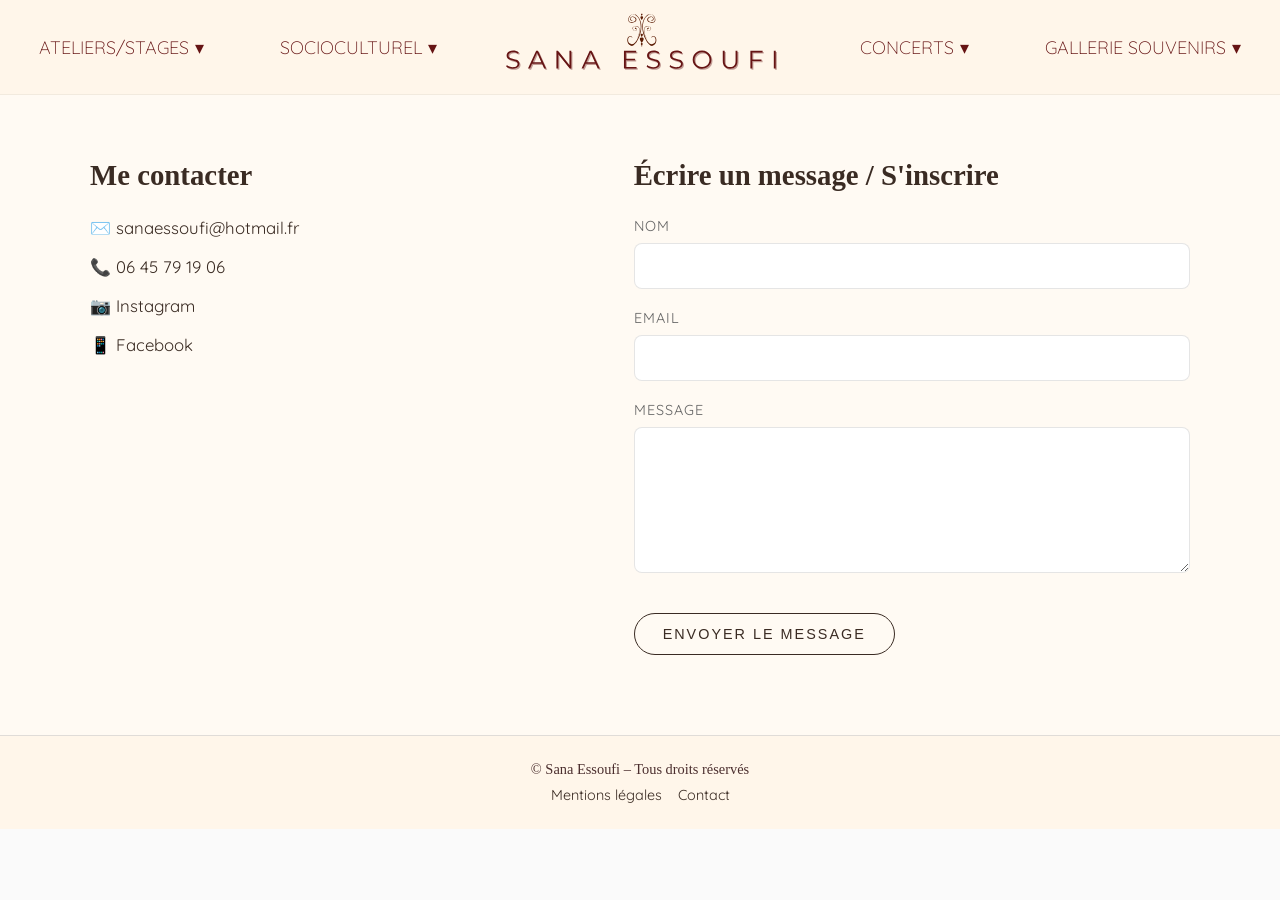
<file: contact.html>
<!DOCTYPE html>
<html lang="fr">
<head>
  <meta charset="UTF-8">
  <meta name="viewport" content="width=device-width, initial-scale=1.0">
  <title>Page Type - Chanteuse Poétesse</title>
  <link rel="stylesheet" href="style.css">
  <link href="https://fonts.googleapis.com/css2?family=Playfair+Display:wght@500&family=Raleway:wght@300&display=swap" rel="stylesheet">
  <style>
    /* Animation fade-in douce */
    .fade-in {
      opacity: 0;
      transform: translateY(20px);
      animation: fadeInUp 1.2s ease forwards;
    }

    @keyframes fadeInUp {
      from {
        opacity: 0;
        transform: translateY(20px);
      }
      to {
        opacity: 1;
        transform: translateY(0);
      }
    }

    /* Layout texte + photos côte à côte */
    .page-content {
      max-width: 1100px;
      margin: 60px auto;
      padding: 20px;
      display: flex;
      flex-wrap: wrap;
      gap: 40px;
      align-items: center;
    }

    .page-text {
      flex: 1 1 50%;
      font-size: 18px;
      line-height: 1.8;
      text-align: left;
    }

    .page-text h1 {
      font-family: 'Playfair Display', serif;
      font-size: 32px;
      margin-bottom: 20px;
      color: #2c2c2c;
    }

    .page-photos {
      flex: 1 1 50%;
      display: flex;
      flex-direction: column;
      gap: 20px;
    }

    .page-photos img {
      width: 100%;
      border-radius: 8px;
      box-shadow: 0 4px 12px rgba(0,0,0,0.1);
      transition: transform 0.3s;
    }

    .page-photos img:hover {
      transform: scale(1.03);
    }

    /* Responsive : sur mobile texte au-dessus */
    @media(max-width: 768px) {
      .page-content {
        flex-direction: column;
      }
      .page-text, .page-photos {
        flex: 1 1 100%;
      }
    }
  </style>
<script>
  window.addEventListener('scroll', function() {
    const header = document.querySelector('header');
    if (window.scrollY > 10) {
      header.classList.add('scrolled');
    } else {
      header.classList.remove('scrolled');
    }
  });
</script>
<script>
document.addEventListener('DOMContentLoaded', function() {
  const buttons = document.querySelectorAll('.menu-btn');

  buttons.forEach(btn => {
    btn.addEventListener('click', function(e) {
      e.stopPropagation(); 

      const parent = this.closest('.menu-deroulant');
      const isOpen = parent.classList.contains('open');

      // fermer tous les autres menus
      document.querySelectorAll('.menu-deroulant.open').forEach(el => {
        if (el !== parent) {
          el.classList.remove('open');
          const b = el.querySelector('.menu-btn');
          if (b) b.setAttribute('aria-expanded', 'false');
          const sm = el.querySelector('.sous-menu');
          if (sm) sm.setAttribute('aria-hidden', 'true');
        }
      });

      // basculer le menu cliqué
      if (isOpen) {
        parent.classList.remove('open');
        this.setAttribute('aria-expanded', 'false');
        parent.querySelector('.sous-menu').setAttribute('aria-hidden', 'true');
      } else {
        parent.classList.add('open');
        this.setAttribute('aria-expanded', 'true');
        parent.querySelector('.sous-menu').setAttribute('aria-hidden', 'false');
      }
    });
  });

  // fermer menus si on clique ailleurs
  document.addEventListener('click', function() {
    document.querySelectorAll('.menu-deroulant.open').forEach(el => {
      el.classList.remove('open');
      const b = el.querySelector('.menu-btn');
      if (b) b.setAttribute('aria-expanded', 'false');
      const sm = el.querySelector('.sous-menu');
      if (sm) sm.setAttribute('aria-hidden', 'true');
    });
  });

  // fermer avec Échap
  document.addEventListener('keydown', function(e) {
    if (e.key === 'Escape') {
      document.querySelectorAll('.menu-deroulant.open').forEach(el => {
        el.classList.remove('open');
        const b = el.querySelector('.menu-btn');
        if (b) b.setAttribute('aria-expanded', 'false');
        const sm = el.querySelector('.sous-menu');
        if (sm) sm.setAttribute('aria-hidden', 'true');
      });
    }
  });
});
</script>
<body>

  <!-- HEADER -->
  <header>
<nav class="site-nav">
  <ul class="main-nav">
    <li class="menu-deroulant">
      <button class="menu-btn" aria-expanded="false">ATELIERS/STAGES <span class="arrow">▾</span></button>
      <ul class="sous-menu" aria-hidden="true">
        <li><a href="explore.html">EXPLORE TA VOIX</a></li>
        <li><a href="bebe.html">CHANTER AVEC BÉBÉ</a></li>
      </ul>
    </li>

    <li class="menu-deroulant">
      <button class="menu-btn" aria-expanded="false">SOCIOCULTUREL <span class="arrow">▾</span></button>
      <ul class="sous-menu" aria-hidden="true">
        <li><a href="chant-des-mots.html">LE CHANT DES MOTS</a></li>
        <li><a href="corps-melodie.html">LE CORPS MÉLODIE</a></li>
        <li><a href="femmes-poesie.html">FEMMES & POÉSIE</a></li>
      </ul>
    </li>

   <!-- LOGO AU CENTRE -->
<li class="logo">
  <a href="index.html">
    <svg class="logo-svg" xmlns="http://www.w3.org/2000/svg" viewBox="50 10 400 90" preserveAspectRatio="xMidYMid meet">
      <!-- SVG exact ici -->
<svg xmlns="http://www.w3.org/2000/svg" xmlns:xlink="http://www.w3.org/1999/xlink" width="500" zoomAndPan="magnify" viewBox="0 0 375 74.999997" height="100" preserveAspectRatio="xMidYMid meet" version="1.0"><defs><g/><clipPath id="e8eaeaf152"><rect x="0" width="273" y="0" height="32"/></clipPath></defs><path fill="#5c1d05" d="M 189.800781 15.601562 C 190.957031 16.238281 192.75 15.660156 192.34375 13.695312 C 191.9375 11.730469 189.570312 10.921875 187.203125 12.828125 C 184.832031 14.734375 186.738281 18.777344 192.113281 17.625 C 197.484375 16.46875 190.839844 3.183594 183.851562 12.945312 C 176.863281 22.707031 186.625 42 191.476562 40.039062 C 196.328125 38.074219 195.695312 31.546875 192.863281 30.96875 C 190.03125 30.390625 190.089844 32.46875 190.089844 32.46875 C 190.089844 32.46875 191.246094 31.171875 192.890625 31.546875 C 194.539062 31.921875 195.636719 38.074219 190.785156 38.59375 C 185.929688 39.113281 182.496094 26.925781 182.234375 24.441406 C 181.972656 21.957031 181.308594 13.8125 187.664062 10.144531 C 187.664062 10.144531 190.175781 8.785156 192.199219 11.242188 C 194.222656 13.695312 193.933594 16.757812 191.996094 17.132812 C 190.0625 17.507812 186.394531 17.015625 187.085938 14.386719 C 187.78125 11.761719 191.507812 11.527344 191.824219 13.695312 C 192.140625 15.863281 189.800781 15.601562 189.800781 15.601562 " fill-opacity="1" fill-rule="nonzero"/><path fill="#5c1d05" d="M 186.027344 34.050781 C 186.027344 34.050781 181.90625 26.886719 183.332031 23.113281 C 184.757812 19.335938 191.074219 21.148438 189.839844 23.957031 C 188.609375 26.769531 185.949219 25.578125 185.910156 24.496094 C 185.875 23.417969 186.527344 22.609375 187.144531 22.570312 C 187.144531 22.570312 187.585938 22.457031 187.722656 23.074219 C 187.855469 23.6875 186.335938 23.863281 186.335938 23.863281 C 186.335938 23.863281 185.757812 24.902344 187.066406 25.402344 C 188.375 25.902344 190.109375 24.035156 189.53125 22.589844 C 188.953125 21.148438 185.835938 20.761719 184.582031 21.9375 C 183.332031 23.113281 182.964844 24.460938 183.734375 27.945312 C 184.507812 31.429688 186.085938 33.625 186.027344 34.050781 " fill-opacity="1" fill-rule="nonzero"/><path fill="#5c1d05" d="M 172.226562 15.601562 C 171.074219 16.238281 169.28125 15.660156 169.6875 13.695312 C 170.089844 11.730469 172.460938 10.921875 174.828125 12.828125 C 177.195312 14.734375 175.289062 18.777344 169.917969 17.625 C 164.546875 16.46875 171.1875 3.183594 178.179688 12.945312 C 185.167969 22.707031 175.40625 42 170.554688 40.039062 C 165.699219 38.074219 166.335938 31.546875 169.167969 30.96875 C 171.996094 30.390625 171.941406 32.46875 171.941406 32.46875 C 171.941406 32.46875 170.785156 31.171875 169.136719 31.546875 C 167.492188 31.921875 166.394531 38.074219 171.246094 38.59375 C 176.097656 39.113281 179.535156 26.925781 179.796875 24.441406 C 180.054688 21.957031 180.71875 13.8125 174.367188 10.144531 C 174.367188 10.144531 171.851562 8.785156 169.832031 11.242188 C 167.808594 13.695312 168.097656 16.757812 170.035156 17.132812 C 171.96875 17.507812 175.636719 17.015625 174.945312 14.386719 C 174.25 11.761719 170.523438 11.527344 170.207031 13.695312 C 169.890625 15.863281 172.226562 15.601562 172.226562 15.601562 " fill-opacity="1" fill-rule="nonzero"/><path fill="#5c1d05" d="M 176.003906 34.050781 C 176.003906 34.050781 180.125 26.886719 178.699219 23.113281 C 177.273438 19.335938 170.957031 21.148438 172.191406 23.957031 C 173.421875 26.769531 176.078125 25.578125 176.117188 24.496094 C 176.15625 23.417969 175.5 22.609375 174.886719 22.570312 C 174.886719 22.570312 174.441406 22.457031 174.308594 23.074219 C 174.171875 23.6875 175.695312 23.863281 175.695312 23.863281 C 175.695312 23.863281 176.273438 24.902344 174.960938 25.402344 C 173.652344 25.902344 171.921875 24.035156 172.5 22.589844 C 173.074219 21.148438 176.195312 20.761719 177.445312 21.9375 C 178.699219 23.113281 179.0625 24.460938 178.292969 27.945312 C 177.523438 31.429688 175.945312 33.625 176.003906 34.050781 " fill-opacity="1" fill-rule="nonzero"/><path fill="#5c1d05" d="M 180.945312 32.0625 C 180.945312 32.0625 178.980469 31.890625 179.058594 33.433594 C 179.132812 34.972656 180.945312 37.285156 180.945312 37.285156 C 180.945312 37.285156 182.753906 34.972656 182.832031 33.433594 C 182.910156 31.890625 180.945312 32.0625 180.945312 32.0625 " fill-opacity="1" fill-rule="nonzero"/><path fill="#5c1d05" d="M 180.945312 28.542969 C 180.945312 28.542969 179.816406 28.441406 179.859375 29.328125 C 179.902344 30.214844 180.945312 31.542969 180.945312 31.542969 C 180.945312 31.542969 181.984375 30.214844 182.027344 29.328125 C 182.074219 28.441406 180.945312 28.542969 180.945312 28.542969 " fill-opacity="1" fill-rule="nonzero"/><path fill="#5c1d05" d="M 180.945312 11.550781 C 180.945312 11.550781 179.574219 11.429688 179.628906 12.503906 C 179.679688 13.578125 180.945312 15.191406 180.945312 15.191406 C 180.945312 15.191406 182.207031 13.578125 182.261719 12.503906 C 182.3125 11.429688 180.945312 11.550781 180.945312 11.550781 " fill-opacity="1" fill-rule="nonzero"/><path fill="#5c1d05" d="M 180.945312 9.09375 C 180.945312 9.09375 180.15625 9.023438 180.1875 9.640625 C 180.21875 10.257812 180.945312 11.1875 180.945312 11.1875 C 180.945312 11.1875 181.671875 10.257812 181.699219 9.640625 C 181.730469 9.023438 180.945312 9.09375 180.945312 9.09375 " fill-opacity="1" fill-rule="nonzero"/><path fill="#5c1d05" d="M 181.867188 38.410156 C 181.867188 38.921875 181.453125 39.335938 180.945312 39.335938 C 180.433594 39.335938 180.019531 38.921875 180.019531 38.410156 C 180.019531 37.898438 180.433594 37.484375 180.945312 37.484375 C 181.453125 37.484375 181.867188 37.898438 181.867188 38.410156 " fill-opacity="1" fill-rule="nonzero"/><path fill="#5c1d05" d="M 181.539062 40.164062 C 181.539062 40.492188 181.273438 40.757812 180.945312 40.757812 C 180.613281 40.757812 180.347656 40.492188 180.347656 40.164062 C 180.347656 39.832031 180.613281 39.566406 180.945312 39.566406 C 181.273438 39.566406 181.539062 39.832031 181.539062 40.164062 " fill-opacity="1" fill-rule="nonzero"/><g transform="matrix(1, 0, 0, 1, 48, 39)"><g clip-path="url(#e8eaeaf152)"><g fill="#661414" fill-opacity="0.4"><g transform="translate(2.131263, 24.152197)"><g><path d="M 7.53125 0.140625 C 6.257812 0.140625 5.035156 -0.0625 3.859375 -0.46875 C 2.691406 -0.875 1.789062 -1.414062 1.15625 -2.09375 L 1.859375 -3.484375 C 2.484375 -2.859375 3.3125 -2.351562 4.34375 -1.96875 C 5.375 -1.59375 6.4375 -1.40625 7.53125 -1.40625 C 9.070312 -1.40625 10.226562 -1.6875 11 -2.25 C 11.769531 -2.8125 12.15625 -3.539062 12.15625 -4.4375 C 12.15625 -5.125 11.945312 -5.671875 11.53125 -6.078125 C 11.113281 -6.492188 10.597656 -6.8125 9.984375 -7.03125 C 9.378906 -7.25 8.539062 -7.488281 7.46875 -7.75 C 6.164062 -8.082031 5.128906 -8.398438 4.359375 -8.703125 C 3.597656 -9.003906 2.941406 -9.460938 2.390625 -10.078125 C 1.847656 -10.703125 1.578125 -11.546875 1.578125 -12.609375 C 1.578125 -13.484375 1.804688 -14.273438 2.265625 -14.984375 C 2.722656 -15.691406 3.425781 -16.257812 4.375 -16.6875 C 5.320312 -17.113281 6.5 -17.328125 7.90625 -17.328125 C 8.882812 -17.328125 9.84375 -17.191406 10.78125 -16.921875 C 11.726562 -16.648438 12.546875 -16.28125 13.234375 -15.8125 L 12.609375 -14.359375 C 11.890625 -14.835938 11.117188 -15.191406 10.296875 -15.421875 C 9.484375 -15.660156 8.6875 -15.78125 7.90625 -15.78125 C 6.394531 -15.78125 5.257812 -15.488281 4.5 -14.90625 C 3.738281 -14.332031 3.359375 -13.585938 3.359375 -12.671875 C 3.359375 -11.984375 3.566406 -11.429688 3.984375 -11.015625 C 4.398438 -10.597656 4.921875 -10.273438 5.546875 -10.046875 C 6.179688 -9.828125 7.03125 -9.585938 8.09375 -9.328125 C 9.351562 -9.015625 10.375 -8.707031 11.15625 -8.40625 C 11.9375 -8.101562 12.59375 -7.644531 13.125 -7.03125 C 13.664062 -6.414062 13.9375 -5.585938 13.9375 -4.546875 C 13.9375 -3.671875 13.703125 -2.878906 13.234375 -2.171875 C 12.773438 -1.460938 12.0625 -0.898438 11.09375 -0.484375 C 10.125 -0.0664062 8.9375 0.140625 7.53125 0.140625 Z M 7.53125 0.140625 "/></g></g></g><g fill="#661414" fill-opacity="0.4"><g transform="translate(24.279231, 24.152197)"><g><path d="M 13.578125 -4.59375 L 4 -4.59375 L 1.9375 0 L 0.046875 0 L 7.90625 -17.1875 L 9.703125 -17.1875 L 17.546875 0 L 15.640625 0 Z M 12.90625 -6.0625 L 8.78125 -15.296875 L 4.65625 -6.0625 Z M 12.90625 -6.0625 "/></g></g></g><g fill="#661414" fill-opacity="0.4"><g transform="translate(48.931758, 24.152197)"><g><path d="M 17.15625 -17.1875 L 17.15625 0 L 15.65625 0 L 4.609375 -13.9375 L 4.609375 0 L 2.796875 0 L 2.796875 -17.1875 L 4.296875 -17.1875 L 15.359375 -3.234375 L 15.359375 -17.1875 Z M 17.15625 -17.1875 "/></g></g></g><g fill="#661414" fill-opacity="0.4"><g transform="translate(75.941505, 24.152197)"><g><path d="M 13.578125 -4.59375 L 4 -4.59375 L 1.9375 0 L 0.046875 0 L 7.90625 -17.1875 L 9.703125 -17.1875 L 17.546875 0 L 15.640625 0 Z M 12.90625 -6.0625 L 8.78125 -15.296875 L 4.65625 -6.0625 Z M 12.90625 -6.0625 "/></g></g></g><g fill="#661414" fill-opacity="0.4"><g transform="translate(100.594032, 24.152197)"><g/></g></g><g fill="#661414" fill-opacity="0.4"><g transform="translate(114.074318, 24.152197)"><g><path d="M 14.953125 -1.578125 L 14.953125 0 L 2.796875 0 L 2.796875 -17.1875 L 14.578125 -17.1875 L 14.578125 -15.609375 L 4.609375 -15.609375 L 4.609375 -9.5 L 13.5 -9.5 L 13.5 -7.953125 L 4.609375 -7.953125 L 4.609375 -1.578125 Z M 14.953125 -1.578125 "/></g></g></g><g fill="#661414" fill-opacity="0.4"><g transform="translate(137.548234, 24.152197)"><g><path d="M 7.53125 0.140625 C 6.257812 0.140625 5.035156 -0.0625 3.859375 -0.46875 C 2.691406 -0.875 1.789062 -1.414062 1.15625 -2.09375 L 1.859375 -3.484375 C 2.484375 -2.859375 3.3125 -2.351562 4.34375 -1.96875 C 5.375 -1.59375 6.4375 -1.40625 7.53125 -1.40625 C 9.070312 -1.40625 10.226562 -1.6875 11 -2.25 C 11.769531 -2.8125 12.15625 -3.539062 12.15625 -4.4375 C 12.15625 -5.125 11.945312 -5.671875 11.53125 -6.078125 C 11.113281 -6.492188 10.597656 -6.8125 9.984375 -7.03125 C 9.378906 -7.25 8.539062 -7.488281 7.46875 -7.75 C 6.164062 -8.082031 5.128906 -8.398438 4.359375 -8.703125 C 3.597656 -9.003906 2.941406 -9.460938 2.390625 -10.078125 C 1.847656 -10.703125 1.578125 -11.546875 1.578125 -12.609375 C 1.578125 -13.484375 1.804688 -14.273438 2.265625 -14.984375 C 2.722656 -15.691406 3.425781 -16.257812 4.375 -16.6875 C 5.320312 -17.113281 6.5 -17.328125 7.90625 -17.328125 C 8.882812 -17.328125 9.84375 -17.191406 10.78125 -16.921875 C 11.726562 -16.648438 12.546875 -16.28125 13.234375 -15.8125 L 12.609375 -14.359375 C 11.890625 -14.835938 11.117188 -15.191406 10.296875 -15.421875 C 9.484375 -15.660156 8.6875 -15.78125 7.90625 -15.78125 C 6.394531 -15.78125 5.257812 -15.488281 4.5 -14.90625 C 3.738281 -14.332031 3.359375 -13.585938 3.359375 -12.671875 C 3.359375 -11.984375 3.566406 -11.429688 3.984375 -11.015625 C 4.398438 -10.597656 4.921875 -10.273438 5.546875 -10.046875 C 6.179688 -9.828125 7.03125 -9.585938 8.09375 -9.328125 C 9.351562 -9.015625 10.375 -8.707031 11.15625 -8.40625 C 11.9375 -8.101562 12.59375 -7.644531 13.125 -7.03125 C 13.664062 -6.414062 13.9375 -5.585938 13.9375 -4.546875 C 13.9375 -3.671875 13.703125 -2.878906 13.234375 -2.171875 C 12.773438 -1.460938 12.0625 -0.898438 11.09375 -0.484375 C 10.125 -0.0664062 8.9375 0.140625 7.53125 0.140625 Z M 7.53125 0.140625 "/></g></g></g><g fill="#661414" fill-opacity="0.4"><g transform="translate(159.696203, 24.152197)"><g><path d="M 7.53125 0.140625 C 6.257812 0.140625 5.035156 -0.0625 3.859375 -0.46875 C 2.691406 -0.875 1.789062 -1.414062 1.15625 -2.09375 L 1.859375 -3.484375 C 2.484375 -2.859375 3.3125 -2.351562 4.34375 -1.96875 C 5.375 -1.59375 6.4375 -1.40625 7.53125 -1.40625 C 9.070312 -1.40625 10.226562 -1.6875 11 -2.25 C 11.769531 -2.8125 12.15625 -3.539062 12.15625 -4.4375 C 12.15625 -5.125 11.945312 -5.671875 11.53125 -6.078125 C 11.113281 -6.492188 10.597656 -6.8125 9.984375 -7.03125 C 9.378906 -7.25 8.539062 -7.488281 7.46875 -7.75 C 6.164062 -8.082031 5.128906 -8.398438 4.359375 -8.703125 C 3.597656 -9.003906 2.941406 -9.460938 2.390625 -10.078125 C 1.847656 -10.703125 1.578125 -11.546875 1.578125 -12.609375 C 1.578125 -13.484375 1.804688 -14.273438 2.265625 -14.984375 C 2.722656 -15.691406 3.425781 -16.257812 4.375 -16.6875 C 5.320312 -17.113281 6.5 -17.328125 7.90625 -17.328125 C 8.882812 -17.328125 9.84375 -17.191406 10.78125 -16.921875 C 11.726562 -16.648438 12.546875 -16.28125 13.234375 -15.8125 L 12.609375 -14.359375 C 11.890625 -14.835938 11.117188 -15.191406 10.296875 -15.421875 C 9.484375 -15.660156 8.6875 -15.78125 7.90625 -15.78125 C 6.394531 -15.78125 5.257812 -15.488281 4.5 -14.90625 C 3.738281 -14.332031 3.359375 -13.585938 3.359375 -12.671875 C 3.359375 -11.984375 3.566406 -11.429688 3.984375 -11.015625 C 4.398438 -10.597656 4.921875 -10.273438 5.546875 -10.046875 C 6.179688 -9.828125 7.03125 -9.585938 8.09375 -9.328125 C 9.351562 -9.015625 10.375 -8.707031 11.15625 -8.40625 C 11.9375 -8.101562 12.59375 -7.644531 13.125 -7.03125 C 13.664062 -6.414062 13.9375 -5.585938 13.9375 -4.546875 C 13.9375 -3.671875 13.703125 -2.878906 13.234375 -2.171875 C 12.773438 -1.460938 12.0625 -0.898438 11.09375 -0.484375 C 10.125 -0.0664062 8.9375 0.140625 7.53125 0.140625 Z M 7.53125 0.140625 "/></g></g></g><g fill="#661414" fill-opacity="0.4"><g transform="translate(181.844171, 24.152197)"><g><path d="M 10.3125 0.140625 C 8.601562 0.140625 7.054688 -0.238281 5.671875 -1 C 4.296875 -1.757812 3.21875 -2.800781 2.4375 -4.125 C 1.664062 -5.445312 1.28125 -6.9375 1.28125 -8.59375 C 1.28125 -10.25 1.664062 -11.738281 2.4375 -13.0625 C 3.21875 -14.382812 4.296875 -15.425781 5.671875 -16.1875 C 7.054688 -16.945312 8.601562 -17.328125 10.3125 -17.328125 C 12.007812 -17.328125 13.539062 -16.953125 14.90625 -16.203125 C 16.28125 -15.453125 17.359375 -14.410156 18.140625 -13.078125 C 18.921875 -11.742188 19.3125 -10.25 19.3125 -8.59375 C 19.3125 -6.9375 18.921875 -5.441406 18.140625 -4.109375 C 17.359375 -2.773438 16.28125 -1.734375 14.90625 -0.984375 C 13.539062 -0.234375 12.007812 0.140625 10.3125 0.140625 Z M 10.3125 -1.46875 C 11.664062 -1.46875 12.890625 -1.773438 13.984375 -2.390625 C 15.085938 -3.003906 15.945312 -3.851562 16.5625 -4.9375 C 17.1875 -6.03125 17.5 -7.25 17.5 -8.59375 C 17.5 -9.9375 17.1875 -11.148438 16.5625 -12.234375 C 15.945312 -13.328125 15.085938 -14.175781 13.984375 -14.78125 C 12.890625 -15.394531 11.664062 -15.703125 10.3125 -15.703125 C 8.945312 -15.703125 7.710938 -15.394531 6.609375 -14.78125 C 5.503906 -14.175781 4.632812 -13.328125 4 -12.234375 C 3.375 -11.148438 3.0625 -9.9375 3.0625 -8.59375 C 3.0625 -7.25 3.375 -6.03125 4 -4.9375 C 4.632812 -3.851562 5.503906 -3.003906 6.609375 -2.390625 C 7.710938 -1.773438 8.945312 -1.46875 10.3125 -1.46875 Z M 10.3125 -1.46875 "/></g></g></g><g fill="#661414" fill-opacity="0.4"><g transform="translate(209.49232, 24.152197)"><g><path d="M 9.71875 0.140625 C 7.488281 0.140625 5.753906 -0.492188 4.515625 -1.765625 C 3.273438 -3.046875 2.65625 -4.90625 2.65625 -7.34375 L 2.65625 -17.1875 L 4.46875 -17.1875 L 4.46875 -7.40625 C 4.46875 -5.414062 4.914062 -3.925781 5.8125 -2.9375 C 6.71875 -1.957031 8.019531 -1.46875 9.71875 -1.46875 C 11.4375 -1.46875 12.742188 -1.957031 13.640625 -2.9375 C 14.546875 -3.925781 15 -5.414062 15 -7.40625 L 15 -17.1875 L 16.765625 -17.1875 L 16.765625 -7.34375 C 16.765625 -4.90625 16.144531 -3.046875 14.90625 -1.765625 C 13.675781 -0.492188 11.945312 0.140625 9.71875 0.140625 Z M 9.71875 0.140625 "/></g></g></g><g fill="#661414" fill-opacity="0.4"><g transform="translate(235.986432, 24.152197)"><g><path d="M 4.609375 -15.609375 L 4.609375 -8.859375 L 13.5 -8.859375 L 13.5 -7.296875 L 4.609375 -7.296875 L 4.609375 0 L 2.796875 0 L 2.796875 -17.1875 L 14.578125 -17.1875 L 14.578125 -15.609375 Z M 4.609375 -15.609375 "/></g></g></g><g fill="#661414" fill-opacity="0.4"><g transform="translate(258.576383, 24.152197)"><g><path d="M 2.796875 -17.1875 L 4.609375 -17.1875 L 4.609375 0 L 2.796875 0 Z M 2.796875 -17.1875 "/></g></g></g><g fill="#661414" fill-opacity="1"><g transform="translate(1.04611, 23.067044)"><g><path d="M 7.53125 0.140625 C 6.257812 0.140625 5.035156 -0.0625 3.859375 -0.46875 C 2.691406 -0.875 1.789062 -1.414062 1.15625 -2.09375 L 1.859375 -3.484375 C 2.484375 -2.859375 3.3125 -2.351562 4.34375 -1.96875 C 5.375 -1.59375 6.4375 -1.40625 7.53125 -1.40625 C 9.070312 -1.40625 10.226562 -1.6875 11 -2.25 C 11.769531 -2.8125 12.15625 -3.539062 12.15625 -4.4375 C 12.15625 -5.125 11.945312 -5.671875 11.53125 -6.078125 C 11.113281 -6.492188 10.597656 -6.8125 9.984375 -7.03125 C 9.378906 -7.25 8.539062 -7.488281 7.46875 -7.75 C 6.164062 -8.082031 5.128906 -8.398438 4.359375 -8.703125 C 3.597656 -9.003906 2.941406 -9.460938 2.390625 -10.078125 C 1.847656 -10.703125 1.578125 -11.546875 1.578125 -12.609375 C 1.578125 -13.484375 1.804688 -14.273438 2.265625 -14.984375 C 2.722656 -15.691406 3.425781 -16.257812 4.375 -16.6875 C 5.320312 -17.113281 6.5 -17.328125 7.90625 -17.328125 C 8.882812 -17.328125 9.84375 -17.191406 10.78125 -16.921875 C 11.726562 -16.648438 12.546875 -16.28125 13.234375 -15.8125 L 12.609375 -14.359375 C 11.890625 -14.835938 11.117188 -15.191406 10.296875 -15.421875 C 9.484375 -15.660156 8.6875 -15.78125 7.90625 -15.78125 C 6.394531 -15.78125 5.257812 -15.488281 4.5 -14.90625 C 3.738281 -14.332031 3.359375 -13.585938 3.359375 -12.671875 C 3.359375 -11.984375 3.566406 -11.429688 3.984375 -11.015625 C 4.398438 -10.597656 4.921875 -10.273438 5.546875 -10.046875 C 6.179688 -9.828125 7.03125 -9.585938 8.09375 -9.328125 C 9.351562 -9.015625 10.375 -8.707031 11.15625 -8.40625 C 11.9375 -8.101562 12.59375 -7.644531 13.125 -7.03125 C 13.664062 -6.414062 13.9375 -5.585938 13.9375 -4.546875 C 13.9375 -3.671875 13.703125 -2.878906 13.234375 -2.171875 C 12.773438 -1.460938 12.0625 -0.898438 11.09375 -0.484375 C 10.125 -0.0664062 8.9375 0.140625 7.53125 0.140625 Z M 7.53125 0.140625 "/></g></g></g><g fill="#661414" fill-opacity="1"><g transform="translate(23.194079, 23.067044)"><g><path d="M 13.578125 -4.59375 L 4 -4.59375 L 1.9375 0 L 0.046875 0 L 7.90625 -17.1875 L 9.703125 -17.1875 L 17.546875 0 L 15.640625 0 Z M 12.90625 -6.0625 L 8.78125 -15.296875 L 4.65625 -6.0625 Z M 12.90625 -6.0625 "/></g></g></g><g fill="#661414" fill-opacity="1"><g transform="translate(47.846605, 23.067044)"><g><path d="M 17.15625 -17.1875 L 17.15625 0 L 15.65625 0 L 4.609375 -13.9375 L 4.609375 0 L 2.796875 0 L 2.796875 -17.1875 L 4.296875 -17.1875 L 15.359375 -3.234375 L 15.359375 -17.1875 Z M 17.15625 -17.1875 "/></g></g></g><g fill="#661414" fill-opacity="1"><g transform="translate(74.856353, 23.067044)"><g><path d="M 13.578125 -4.59375 L 4 -4.59375 L 1.9375 0 L 0.046875 0 L 7.90625 -17.1875 L 9.703125 -17.1875 L 17.546875 0 L 15.640625 0 Z M 12.90625 -6.0625 L 8.78125 -15.296875 L 4.65625 -6.0625 Z M 12.90625 -6.0625 "/></g></g></g><g fill="#661414" fill-opacity="1"><g transform="translate(99.508879, 23.067044)"><g/></g></g><g fill="#661414" fill-opacity="1"><g transform="translate(112.989165, 23.067044)"><g><path d="M 14.953125 -1.578125 L 14.953125 0 L 2.796875 0 L 2.796875 -17.1875 L 14.578125 -17.1875 L 14.578125 -15.609375 L 4.609375 -15.609375 L 4.609375 -9.5 L 13.5 -9.5 L 13.5 -7.953125 L 4.609375 -7.953125 L 4.609375 -1.578125 Z M 14.953125 -1.578125 "/></g></g></g><g fill="#661414" fill-opacity="1"><g transform="translate(136.463082, 23.067044)"><g><path d="M 7.53125 0.140625 C 6.257812 0.140625 5.035156 -0.0625 3.859375 -0.46875 C 2.691406 -0.875 1.789062 -1.414062 1.15625 -2.09375 L 1.859375 -3.484375 C 2.484375 -2.859375 3.3125 -2.351562 4.34375 -1.96875 C 5.375 -1.59375 6.4375 -1.40625 7.53125 -1.40625 C 9.070312 -1.40625 10.226562 -1.6875 11 -2.25 C 11.769531 -2.8125 12.15625 -3.539062 12.15625 -4.4375 C 12.15625 -5.125 11.945312 -5.671875 11.53125 -6.078125 C 11.113281 -6.492188 10.597656 -6.8125 9.984375 -7.03125 C 9.378906 -7.25 8.539062 -7.488281 7.46875 -7.75 C 6.164062 -8.082031 5.128906 -8.398438 4.359375 -8.703125 C 3.597656 -9.003906 2.941406 -9.460938 2.390625 -10.078125 C 1.847656 -10.703125 1.578125 -11.546875 1.578125 -12.609375 C 1.578125 -13.484375 1.804688 -14.273438 2.265625 -14.984375 C 2.722656 -15.691406 3.425781 -16.257812 4.375 -16.6875 C 5.320312 -17.113281 6.5 -17.328125 7.90625 -17.328125 C 8.882812 -17.328125 9.84375 -17.191406 10.78125 -16.921875 C 11.726562 -16.648438 12.546875 -16.28125 13.234375 -15.8125 L 12.609375 -14.359375 C 11.890625 -14.835938 11.117188 -15.191406 10.296875 -15.421875 C 9.484375 -15.660156 8.6875 -15.78125 7.90625 -15.78125 C 6.394531 -15.78125 5.257812 -15.488281 4.5 -14.90625 C 3.738281 -14.332031 3.359375 -13.585938 3.359375 -12.671875 C 3.359375 -11.984375 3.566406 -11.429688 3.984375 -11.015625 C 4.398438 -10.597656 4.921875 -10.273438 5.546875 -10.046875 C 6.179688 -9.828125 7.03125 -9.585938 8.09375 -9.328125 C 9.351562 -9.015625 10.375 -8.707031 11.15625 -8.40625 C 11.9375 -8.101562 12.59375 -7.644531 13.125 -7.03125 C 13.664062 -6.414062 13.9375 -5.585938 13.9375 -4.546875 C 13.9375 -3.671875 13.703125 -2.878906 13.234375 -2.171875 C 12.773438 -1.460938 12.0625 -0.898438 11.09375 -0.484375 C 10.125 -0.0664062 8.9375 0.140625 7.53125 0.140625 Z M 7.53125 0.140625 "/></g></g></g><g fill="#661414" fill-opacity="1"><g transform="translate(158.61105, 23.067044)"><g><path d="M 7.53125 0.140625 C 6.257812 0.140625 5.035156 -0.0625 3.859375 -0.46875 C 2.691406 -0.875 1.789062 -1.414062 1.15625 -2.09375 L 1.859375 -3.484375 C 2.484375 -2.859375 3.3125 -2.351562 4.34375 -1.96875 C 5.375 -1.59375 6.4375 -1.40625 7.53125 -1.40625 C 9.070312 -1.40625 10.226562 -1.6875 11 -2.25 C 11.769531 -2.8125 12.15625 -3.539062 12.15625 -4.4375 C 12.15625 -5.125 11.945312 -5.671875 11.53125 -6.078125 C 11.113281 -6.492188 10.597656 -6.8125 9.984375 -7.03125 C 9.378906 -7.25 8.539062 -7.488281 7.46875 -7.75 C 6.164062 -8.082031 5.128906 -8.398438 4.359375 -8.703125 C 3.597656 -9.003906 2.941406 -9.460938 2.390625 -10.078125 C 1.847656 -10.703125 1.578125 -11.546875 1.578125 -12.609375 C 1.578125 -13.484375 1.804688 -14.273438 2.265625 -14.984375 C 2.722656 -15.691406 3.425781 -16.257812 4.375 -16.6875 C 5.320312 -17.113281 6.5 -17.328125 7.90625 -17.328125 C 8.882812 -17.328125 9.84375 -17.191406 10.78125 -16.921875 C 11.726562 -16.648438 12.546875 -16.28125 13.234375 -15.8125 L 12.609375 -14.359375 C 11.890625 -14.835938 11.117188 -15.191406 10.296875 -15.421875 C 9.484375 -15.660156 8.6875 -15.78125 7.90625 -15.78125 C 6.394531 -15.78125 5.257812 -15.488281 4.5 -14.90625 C 3.738281 -14.332031 3.359375 -13.585938 3.359375 -12.671875 C 3.359375 -11.984375 3.566406 -11.429688 3.984375 -11.015625 C 4.398438 -10.597656 4.921875 -10.273438 5.546875 -10.046875 C 6.179688 -9.828125 7.03125 -9.585938 8.09375 -9.328125 C 9.351562 -9.015625 10.375 -8.707031 11.15625 -8.40625 C 11.9375 -8.101562 12.59375 -7.644531 13.125 -7.03125 C 13.664062 -6.414062 13.9375 -5.585938 13.9375 -4.546875 C 13.9375 -3.671875 13.703125 -2.878906 13.234375 -2.171875 C 12.773438 -1.460938 12.0625 -0.898438 11.09375 -0.484375 C 10.125 -0.0664062 8.9375 0.140625 7.53125 0.140625 Z M 7.53125 0.140625 "/></g></g></g><g fill="#661414" fill-opacity="1"><g transform="translate(180.759019, 23.067044)"><g><path d="M 10.3125 0.140625 C 8.601562 0.140625 7.054688 -0.238281 5.671875 -1 C 4.296875 -1.757812 3.21875 -2.800781 2.4375 -4.125 C 1.664062 -5.445312 1.28125 -6.9375 1.28125 -8.59375 C 1.28125 -10.25 1.664062 -11.738281 2.4375 -13.0625 C 3.21875 -14.382812 4.296875 -15.425781 5.671875 -16.1875 C 7.054688 -16.945312 8.601562 -17.328125 10.3125 -17.328125 C 12.007812 -17.328125 13.539062 -16.953125 14.90625 -16.203125 C 16.28125 -15.453125 17.359375 -14.410156 18.140625 -13.078125 C 18.921875 -11.742188 19.3125 -10.25 19.3125 -8.59375 C 19.3125 -6.9375 18.921875 -5.441406 18.140625 -4.109375 C 17.359375 -2.773438 16.28125 -1.734375 14.90625 -0.984375 C 13.539062 -0.234375 12.007812 0.140625 10.3125 0.140625 Z M 10.3125 -1.46875 C 11.664062 -1.46875 12.890625 -1.773438 13.984375 -2.390625 C 15.085938 -3.003906 15.945312 -3.851562 16.5625 -4.9375 C 17.1875 -6.03125 17.5 -7.25 17.5 -8.59375 C 17.5 -9.9375 17.1875 -11.148438 16.5625 -12.234375 C 15.945312 -13.328125 15.085938 -14.175781 13.984375 -14.78125 C 12.890625 -15.394531 11.664062 -15.703125 10.3125 -15.703125 C 8.945312 -15.703125 7.710938 -15.394531 6.609375 -14.78125 C 5.503906 -14.175781 4.632812 -13.328125 4 -12.234375 C 3.375 -11.148438 3.0625 -9.9375 3.0625 -8.59375 C 3.0625 -7.25 3.375 -6.03125 4 -4.9375 C 4.632812 -3.851562 5.503906 -3.003906 6.609375 -2.390625 C 7.710938 -1.773438 8.945312 -1.46875 10.3125 -1.46875 Z M 10.3125 -1.46875 "/></g></g></g><g fill="#661414" fill-opacity="1"><g transform="translate(208.407168, 23.067044)"><g><path d="M 9.71875 0.140625 C 7.488281 0.140625 5.753906 -0.492188 4.515625 -1.765625 C 3.273438 -3.046875 2.65625 -4.90625 2.65625 -7.34375 L 2.65625 -17.1875 L 4.46875 -17.1875 L 4.46875 -7.40625 C 4.46875 -5.414062 4.914062 -3.925781 5.8125 -2.9375 C 6.71875 -1.957031 8.019531 -1.46875 9.71875 -1.46875 C 11.4375 -1.46875 12.742188 -1.957031 13.640625 -2.9375 C 14.546875 -3.925781 15 -5.414062 15 -7.40625 L 15 -17.1875 L 16.765625 -17.1875 L 16.765625 -7.34375 C 16.765625 -4.90625 16.144531 -3.046875 14.90625 -1.765625 C 13.675781 -0.492188 11.945312 0.140625 9.71875 0.140625 Z M 9.71875 0.140625 "/></g></g></g><g fill="#661414" fill-opacity="1"><g transform="translate(234.901279, 23.067044)"><g><path d="M 4.609375 -15.609375 L 4.609375 -8.859375 L 13.5 -8.859375 L 13.5 -7.296875 L 4.609375 -7.296875 L 4.609375 0 L 2.796875 0 L 2.796875 -17.1875 L 14.578125 -17.1875 L 14.578125 -15.609375 Z M 4.609375 -15.609375 "/></g></g></g><g fill="#661414" fill-opacity="1"><g transform="translate(257.49123, 23.067044)"><g><path d="M 2.796875 -17.1875 L 4.609375 -17.1875 L 4.609375 0 L 2.796875 0 Z M 2.796875 -17.1875 "/></g></g></g></g></g></svg>
    </svg>
  </a>
</li>

    <li class="menu-deroulant">
      <button class="menu-btn" aria-expanded="false">CONCERTS <span class="arrow">▾</span></button>
      <ul class="sous-menu" aria-hidden="true">
        <li><a href="choristes.html">LIE LE LIEN - CHORISTES</a></li>
        <li><a href="solos.html">LES SOLOS</a></li>
      </ul>
    </li>

    <li class="menu-deroulant">
      <button class="menu-btn" aria-expanded="false">GALLERIE SOUVENIRS <span class="arrow">▾</span></button>
      <ul class="sous-menu" aria-hidden="true">
        <li><a href="souvconcerts.html">CONCERTS</a></li>
        <li><a href="souvateliers.html">ATELIERS</a></li>
      </ul>
    </li>
  </ul>
</nav>
  </header>

</header>

<main class="contact-page">

  <!-- CONTENU -->
  <section class="contact-content">

    <!-- INFOS -->
    <div class="contact-infos fade-in-left">
      <h2>Me contacter</h2>

      <ul>
        <li>
          ✉️ <a href="mailto:sanaessoufi@hotmail.fr">
            sanaessoufi@hotmail.fr
          </a>
        </li>

        <li>
          📞 <a href="tel:+330645791960">
            06 45 79 19 06
          </a>
        </li>

        <li>
          📷 <a href="https://www.instagram.com/sana.essoufi/" target="_blank">
            Instagram
          </a>
        </li>

        <li>
          📱 <a href="https://www.facebook.com/sana.essoufi" target="_blank">
            Facebook
          </a>
        </li>
      </ul>
    </div>

    <!-- FORMULAIRE -->
    <div class="contact-form fade-in-left">
      <h2>Écrire un message / S'inscrire</h2>

      <form action="https://formsubmit.co/sanaessoufi@hotmail.fr" target="_blank" method="POST">
        <input type="hidden" name="_captcha" value="false">
        <input type="hidden" name="_subject" value="Nouveau message depuis le site">
        <input type="hidden" name="_template" value="table">

        <label>
          Nom
          <input type="text" name="name" required>
        </label>

        <label>
          Email
          <input type="email" name="email" required>
        </label>

        <label>
          Message
          <textarea name="message" rows="6" required></textarea>
        </label>

        <button type="submit">
          Envoyer le message
        </button>

      </form>
    </div>

  </section>

</main>

<footer class="site-footer">
  <p>© Sana Essoufi – Tous droits réservés</p>
  <nav class="footer-links">
    <a href="mentions-legales.html">Mentions légales</a>
    <a href="contact.html">Contact</a>
  </nav>
</footer>

  <!-- SCRIPT POUR LES MENUS CLIQUABLES -->
  <script>
    document.querySelectorAll(".menu-deroulant > a").forEach(menu => {
      menu.addEventListener("click", function(e) {
        e.preventDefault();
        let parent = this.parentElement;

        document.querySelectorAll(".menu-deroulant").forEach(item => {
          if(item !== parent) item.classList.remove("ouvert");
        });

        parent.classList.toggle("ouvert");
      });
    });

    document.addEventListener("click", function(e) {
      if (!e.target.closest(".menu-deroulant")) {
        document.querySelectorAll(".menu-deroulant").forEach(item => {
          item.classList.remove("ouvert");
        });
      }
    });
  </script>
</body>
</html>
</file>
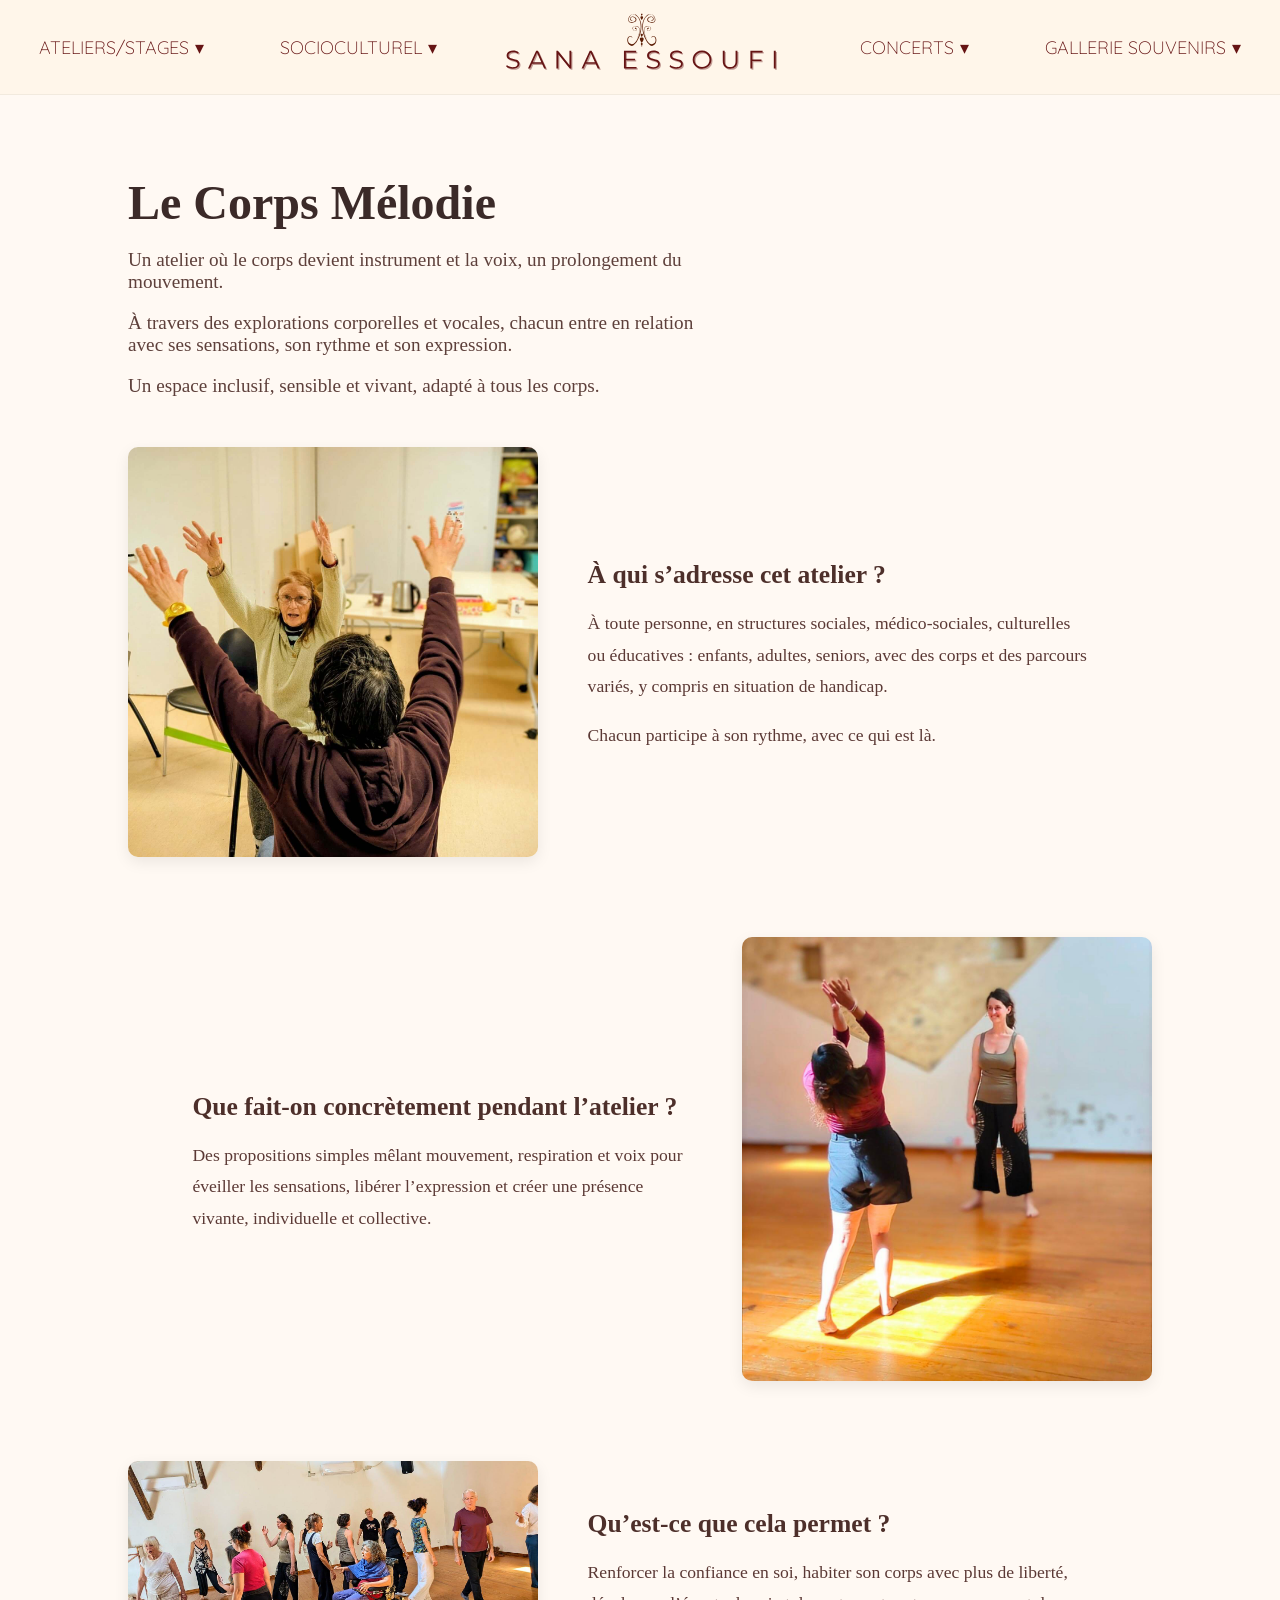
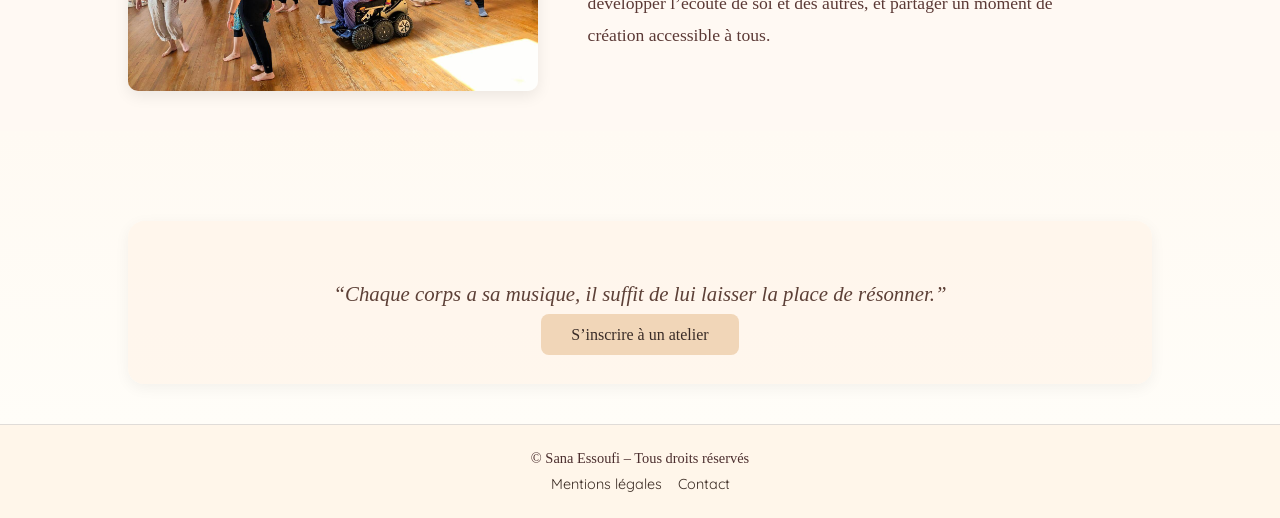
<file: corps-melodie.html>
<!DOCTYPE html>
<html lang="fr">
<head>
  <meta charset="UTF-8">
  <meta name="viewport" content="width=device-width, initial-scale=1.0">
  <title>Page Type - Chanteuse Poétesse</title>
  <link rel="stylesheet" href="heroslide.css">
  <link rel="stylesheet" href="style.css">
  <link href="https://fonts.googleapis.com/css2?family=Playfair+Display:wght@500&family=Raleway:wght@300&display=swap" rel="stylesheet">
  <style>
    /* Animation fade-in douce */
    .fade-in {
      opacity: 0;
      transform: translateY(20px);
      animation: fadeInUp 1.2s ease forwards;
    }

    @keyframes fadeInUp {
      from {
        opacity: 0;
        transform: translateY(20px);
      }
      to {
        opacity: 1;
        transform: translateY(0);
      }
    }

    /* Layout texte + photos côte à côte */
    .page-content {
      max-width: 1100px;
      margin: 60px auto;
      padding: 20px;
      display: flex;
      flex-wrap: wrap;
      gap: 40px;
      align-items: center;
    }

    .page-text {
      flex: 1 1 50%;
      font-size: 18px;
      line-height: 1.8;
      text-align: left;
    }

    .page-text h1 {
      font-family: 'Playfair Display', serif;
      font-size: 32px;
      margin-bottom: 20px;
      color: #2c2c2c;
    }

    .page-photos {
      flex: 1 1 50%;
      display: flex;
      flex-direction: column;
      gap: 20px;
    }

    .page-photos img {
      width: 100%;
      border-radius: 8px;
      box-shadow: 0 4px 12px rgba(0,0,0,0.1);
      transition: transform 0.3s;
    }

    .page-photos img:hover {
      transform: scale(1.03);
    }

    /* Responsive : sur mobile texte au-dessus */
    @media(max-width: 768px) {
      .page-content {
        flex-direction: column;
      }
      .page-text, .page-photos {
        flex: 1 1 100%;
      }
    }
  </style>
<script>
  window.addEventListener('scroll', function() {
    const header = document.querySelector('header');
    if (window.scrollY > 10) {
      header.classList.add('scrolled');
    } else {
      header.classList.remove('scrolled');
    }
  });
</script>
<script>
document.addEventListener('DOMContentLoaded', function() {
  const buttons = document.querySelectorAll('.menu-btn');

  buttons.forEach(btn => {
    btn.addEventListener('click', function(e) {
      e.stopPropagation();

      const parent = this.closest('.menu-deroulant');
      const isOpen = parent.classList.contains('open');

      // fermer tous les autres menus
      document.querySelectorAll('.menu-deroulant.open').forEach(el => {
        if (el !== parent) {
          el.classList.remove('open');
          const b = el.querySelector('.menu-btn');
          if (b) b.setAttribute('aria-expanded', 'false');
          const sm = el.querySelector('.sous-menu');
          if (sm) sm.setAttribute('aria-hidden', 'true');
        }
      });

      // basculer le menu cliqué
      if (isOpen) {
        parent.classList.remove('open');
        this.setAttribute('aria-expanded', 'false');
        parent.querySelector('.sous-menu').setAttribute('aria-hidden', 'true');
      } else {
        parent.classList.add('open');
        this.setAttribute('aria-expanded', 'true');
        parent.querySelector('.sous-menu').setAttribute('aria-hidden', 'false');
      }
    });
  });

  // fermer menus si on clique ailleurs
  document.addEventListener('click', function() {
    document.querySelectorAll('.menu-deroulant.open').forEach(el => {
      el.classList.remove('open');
      const b = el.querySelector('.menu-btn');
      if (b) b.setAttribute('aria-expanded', 'false');
      const sm = el.querySelector('.sous-menu');
      if (sm) sm.setAttribute('aria-hidden', 'true');
    });
  });

  // fermer avec Échap
  document.addEventListener('keydown', function(e) {
    if (e.key === 'Escape') {
      document.querySelectorAll('.menu-deroulant.open').forEach(el => {
        el.classList.remove('open');
        const b = el.querySelector('.menu-btn');
        if (b) b.setAttribute('aria-expanded', 'false');
        const sm = el.querySelector('.sous-menu');
        if (sm) sm.setAttribute('aria-hidden', 'true');
      });
    }
  });
});
</script>
<body>

  <!-- HEADER  -->
  <header>
<nav class="site-nav">
  <ul class="main-nav">
    <li class="menu-deroulant">
      <button class="menu-btn" aria-expanded="false">ATELIERS/STAGES <span class="arrow">▾</span></button>
      <ul class="sous-menu" aria-hidden="true">
        <li><a href="explore.html">EXPLORE TA VOIX</a></li>
        <li><a href="bebe.html">CHANTER AVEC BÉBÉ</a></li>
      </ul>
    </li>

    <li class="menu-deroulant">
      <button class="menu-btn" aria-expanded="false">SOCIOCULTUREL <span class="arrow">▾</span></button>
      <ul class="sous-menu" aria-hidden="true">
        <li><a href="chant-des-mots.html">LE CHANT DES MOTS</a></li>
        <li><a href="corps-melodie.html">LE CORPS MÉLODIE</a></li>
        <li><a href="femmes-poesie.html">FEMMES & POÉSIE</a></li>
      </ul>
    </li>

   <!-- LOGO AU CENTRE -->
<li class="logo">
  <a href="index.html">
    <svg class="logo-svg" xmlns="http://www.w3.org/2000/svg" viewBox="50 10 400 90" preserveAspectRatio="xMidYMid meet">
      <!-- SVG exact ici -->
<svg xmlns="http://www.w3.org/2000/svg" xmlns:xlink="http://www.w3.org/1999/xlink" width="500" zoomAndPan="magnify" viewBox="0 0 375 74.999997" height="100" preserveAspectRatio="xMidYMid meet" version="1.0"><defs><g/><clipPath id="e8eaeaf152"><rect x="0" width="273" y="0" height="32"/></clipPath></defs><path fill="#5c1d05" d="M 189.800781 15.601562 C 190.957031 16.238281 192.75 15.660156 192.34375 13.695312 C 191.9375 11.730469 189.570312 10.921875 187.203125 12.828125 C 184.832031 14.734375 186.738281 18.777344 192.113281 17.625 C 197.484375 16.46875 190.839844 3.183594 183.851562 12.945312 C 176.863281 22.707031 186.625 42 191.476562 40.039062 C 196.328125 38.074219 195.695312 31.546875 192.863281 30.96875 C 190.03125 30.390625 190.089844 32.46875 190.089844 32.46875 C 190.089844 32.46875 191.246094 31.171875 192.890625 31.546875 C 194.539062 31.921875 195.636719 38.074219 190.785156 38.59375 C 185.929688 39.113281 182.496094 26.925781 182.234375 24.441406 C 181.972656 21.957031 181.308594 13.8125 187.664062 10.144531 C 187.664062 10.144531 190.175781 8.785156 192.199219 11.242188 C 194.222656 13.695312 193.933594 16.757812 191.996094 17.132812 C 190.0625 17.507812 186.394531 17.015625 187.085938 14.386719 C 187.78125 11.761719 191.507812 11.527344 191.824219 13.695312 C 192.140625 15.863281 189.800781 15.601562 189.800781 15.601562 " fill-opacity="1" fill-rule="nonzero"/><path fill="#5c1d05" d="M 186.027344 34.050781 C 186.027344 34.050781 181.90625 26.886719 183.332031 23.113281 C 184.757812 19.335938 191.074219 21.148438 189.839844 23.957031 C 188.609375 26.769531 185.949219 25.578125 185.910156 24.496094 C 185.875 23.417969 186.527344 22.609375 187.144531 22.570312 C 187.144531 22.570312 187.585938 22.457031 187.722656 23.074219 C 187.855469 23.6875 186.335938 23.863281 186.335938 23.863281 C 186.335938 23.863281 185.757812 24.902344 187.066406 25.402344 C 188.375 25.902344 190.109375 24.035156 189.53125 22.589844 C 188.953125 21.148438 185.835938 20.761719 184.582031 21.9375 C 183.332031 23.113281 182.964844 24.460938 183.734375 27.945312 C 184.507812 31.429688 186.085938 33.625 186.027344 34.050781 " fill-opacity="1" fill-rule="nonzero"/><path fill="#5c1d05" d="M 172.226562 15.601562 C 171.074219 16.238281 169.28125 15.660156 169.6875 13.695312 C 170.089844 11.730469 172.460938 10.921875 174.828125 12.828125 C 177.195312 14.734375 175.289062 18.777344 169.917969 17.625 C 164.546875 16.46875 171.1875 3.183594 178.179688 12.945312 C 185.167969 22.707031 175.40625 42 170.554688 40.039062 C 165.699219 38.074219 166.335938 31.546875 169.167969 30.96875 C 171.996094 30.390625 171.941406 32.46875 171.941406 32.46875 C 171.941406 32.46875 170.785156 31.171875 169.136719 31.546875 C 167.492188 31.921875 166.394531 38.074219 171.246094 38.59375 C 176.097656 39.113281 179.535156 26.925781 179.796875 24.441406 C 180.054688 21.957031 180.71875 13.8125 174.367188 10.144531 C 174.367188 10.144531 171.851562 8.785156 169.832031 11.242188 C 167.808594 13.695312 168.097656 16.757812 170.035156 17.132812 C 171.96875 17.507812 175.636719 17.015625 174.945312 14.386719 C 174.25 11.761719 170.523438 11.527344 170.207031 13.695312 C 169.890625 15.863281 172.226562 15.601562 172.226562 15.601562 " fill-opacity="1" fill-rule="nonzero"/><path fill="#5c1d05" d="M 176.003906 34.050781 C 176.003906 34.050781 180.125 26.886719 178.699219 23.113281 C 177.273438 19.335938 170.957031 21.148438 172.191406 23.957031 C 173.421875 26.769531 176.078125 25.578125 176.117188 24.496094 C 176.15625 23.417969 175.5 22.609375 174.886719 22.570312 C 174.886719 22.570312 174.441406 22.457031 174.308594 23.074219 C 174.171875 23.6875 175.695312 23.863281 175.695312 23.863281 C 175.695312 23.863281 176.273438 24.902344 174.960938 25.402344 C 173.652344 25.902344 171.921875 24.035156 172.5 22.589844 C 173.074219 21.148438 176.195312 20.761719 177.445312 21.9375 C 178.699219 23.113281 179.0625 24.460938 178.292969 27.945312 C 177.523438 31.429688 175.945312 33.625 176.003906 34.050781 " fill-opacity="1" fill-rule="nonzero"/><path fill="#5c1d05" d="M 180.945312 32.0625 C 180.945312 32.0625 178.980469 31.890625 179.058594 33.433594 C 179.132812 34.972656 180.945312 37.285156 180.945312 37.285156 C 180.945312 37.285156 182.753906 34.972656 182.832031 33.433594 C 182.910156 31.890625 180.945312 32.0625 180.945312 32.0625 " fill-opacity="1" fill-rule="nonzero"/><path fill="#5c1d05" d="M 180.945312 28.542969 C 180.945312 28.542969 179.816406 28.441406 179.859375 29.328125 C 179.902344 30.214844 180.945312 31.542969 180.945312 31.542969 C 180.945312 31.542969 181.984375 30.214844 182.027344 29.328125 C 182.074219 28.441406 180.945312 28.542969 180.945312 28.542969 " fill-opacity="1" fill-rule="nonzero"/><path fill="#5c1d05" d="M 180.945312 11.550781 C 180.945312 11.550781 179.574219 11.429688 179.628906 12.503906 C 179.679688 13.578125 180.945312 15.191406 180.945312 15.191406 C 180.945312 15.191406 182.207031 13.578125 182.261719 12.503906 C 182.3125 11.429688 180.945312 11.550781 180.945312 11.550781 " fill-opacity="1" fill-rule="nonzero"/><path fill="#5c1d05" d="M 180.945312 9.09375 C 180.945312 9.09375 180.15625 9.023438 180.1875 9.640625 C 180.21875 10.257812 180.945312 11.1875 180.945312 11.1875 C 180.945312 11.1875 181.671875 10.257812 181.699219 9.640625 C 181.730469 9.023438 180.945312 9.09375 180.945312 9.09375 " fill-opacity="1" fill-rule="nonzero"/><path fill="#5c1d05" d="M 181.867188 38.410156 C 181.867188 38.921875 181.453125 39.335938 180.945312 39.335938 C 180.433594 39.335938 180.019531 38.921875 180.019531 38.410156 C 180.019531 37.898438 180.433594 37.484375 180.945312 37.484375 C 181.453125 37.484375 181.867188 37.898438 181.867188 38.410156 " fill-opacity="1" fill-rule="nonzero"/><path fill="#5c1d05" d="M 181.539062 40.164062 C 181.539062 40.492188 181.273438 40.757812 180.945312 40.757812 C 180.613281 40.757812 180.347656 40.492188 180.347656 40.164062 C 180.347656 39.832031 180.613281 39.566406 180.945312 39.566406 C 181.273438 39.566406 181.539062 39.832031 181.539062 40.164062 " fill-opacity="1" fill-rule="nonzero"/><g transform="matrix(1, 0, 0, 1, 48, 39)"><g clip-path="url(#e8eaeaf152)"><g fill="#661414" fill-opacity="0.4"><g transform="translate(2.131263, 24.152197)"><g><path d="M 7.53125 0.140625 C 6.257812 0.140625 5.035156 -0.0625 3.859375 -0.46875 C 2.691406 -0.875 1.789062 -1.414062 1.15625 -2.09375 L 1.859375 -3.484375 C 2.484375 -2.859375 3.3125 -2.351562 4.34375 -1.96875 C 5.375 -1.59375 6.4375 -1.40625 7.53125 -1.40625 C 9.070312 -1.40625 10.226562 -1.6875 11 -2.25 C 11.769531 -2.8125 12.15625 -3.539062 12.15625 -4.4375 C 12.15625 -5.125 11.945312 -5.671875 11.53125 -6.078125 C 11.113281 -6.492188 10.597656 -6.8125 9.984375 -7.03125 C 9.378906 -7.25 8.539062 -7.488281 7.46875 -7.75 C 6.164062 -8.082031 5.128906 -8.398438 4.359375 -8.703125 C 3.597656 -9.003906 2.941406 -9.460938 2.390625 -10.078125 C 1.847656 -10.703125 1.578125 -11.546875 1.578125 -12.609375 C 1.578125 -13.484375 1.804688 -14.273438 2.265625 -14.984375 C 2.722656 -15.691406 3.425781 -16.257812 4.375 -16.6875 C 5.320312 -17.113281 6.5 -17.328125 7.90625 -17.328125 C 8.882812 -17.328125 9.84375 -17.191406 10.78125 -16.921875 C 11.726562 -16.648438 12.546875 -16.28125 13.234375 -15.8125 L 12.609375 -14.359375 C 11.890625 -14.835938 11.117188 -15.191406 10.296875 -15.421875 C 9.484375 -15.660156 8.6875 -15.78125 7.90625 -15.78125 C 6.394531 -15.78125 5.257812 -15.488281 4.5 -14.90625 C 3.738281 -14.332031 3.359375 -13.585938 3.359375 -12.671875 C 3.359375 -11.984375 3.566406 -11.429688 3.984375 -11.015625 C 4.398438 -10.597656 4.921875 -10.273438 5.546875 -10.046875 C 6.179688 -9.828125 7.03125 -9.585938 8.09375 -9.328125 C 9.351562 -9.015625 10.375 -8.707031 11.15625 -8.40625 C 11.9375 -8.101562 12.59375 -7.644531 13.125 -7.03125 C 13.664062 -6.414062 13.9375 -5.585938 13.9375 -4.546875 C 13.9375 -3.671875 13.703125 -2.878906 13.234375 -2.171875 C 12.773438 -1.460938 12.0625 -0.898438 11.09375 -0.484375 C 10.125 -0.0664062 8.9375 0.140625 7.53125 0.140625 Z M 7.53125 0.140625 "/></g></g></g><g fill="#661414" fill-opacity="0.4"><g transform="translate(24.279231, 24.152197)"><g><path d="M 13.578125 -4.59375 L 4 -4.59375 L 1.9375 0 L 0.046875 0 L 7.90625 -17.1875 L 9.703125 -17.1875 L 17.546875 0 L 15.640625 0 Z M 12.90625 -6.0625 L 8.78125 -15.296875 L 4.65625 -6.0625 Z M 12.90625 -6.0625 "/></g></g></g><g fill="#661414" fill-opacity="0.4"><g transform="translate(48.931758, 24.152197)"><g><path d="M 17.15625 -17.1875 L 17.15625 0 L 15.65625 0 L 4.609375 -13.9375 L 4.609375 0 L 2.796875 0 L 2.796875 -17.1875 L 4.296875 -17.1875 L 15.359375 -3.234375 L 15.359375 -17.1875 Z M 17.15625 -17.1875 "/></g></g></g><g fill="#661414" fill-opacity="0.4"><g transform="translate(75.941505, 24.152197)"><g><path d="M 13.578125 -4.59375 L 4 -4.59375 L 1.9375 0 L 0.046875 0 L 7.90625 -17.1875 L 9.703125 -17.1875 L 17.546875 0 L 15.640625 0 Z M 12.90625 -6.0625 L 8.78125 -15.296875 L 4.65625 -6.0625 Z M 12.90625 -6.0625 "/></g></g></g><g fill="#661414" fill-opacity="0.4"><g transform="translate(100.594032, 24.152197)"><g/></g></g><g fill="#661414" fill-opacity="0.4"><g transform="translate(114.074318, 24.152197)"><g><path d="M 14.953125 -1.578125 L 14.953125 0 L 2.796875 0 L 2.796875 -17.1875 L 14.578125 -17.1875 L 14.578125 -15.609375 L 4.609375 -15.609375 L 4.609375 -9.5 L 13.5 -9.5 L 13.5 -7.953125 L 4.609375 -7.953125 L 4.609375 -1.578125 Z M 14.953125 -1.578125 "/></g></g></g><g fill="#661414" fill-opacity="0.4"><g transform="translate(137.548234, 24.152197)"><g><path d="M 7.53125 0.140625 C 6.257812 0.140625 5.035156 -0.0625 3.859375 -0.46875 C 2.691406 -0.875 1.789062 -1.414062 1.15625 -2.09375 L 1.859375 -3.484375 C 2.484375 -2.859375 3.3125 -2.351562 4.34375 -1.96875 C 5.375 -1.59375 6.4375 -1.40625 7.53125 -1.40625 C 9.070312 -1.40625 10.226562 -1.6875 11 -2.25 C 11.769531 -2.8125 12.15625 -3.539062 12.15625 -4.4375 C 12.15625 -5.125 11.945312 -5.671875 11.53125 -6.078125 C 11.113281 -6.492188 10.597656 -6.8125 9.984375 -7.03125 C 9.378906 -7.25 8.539062 -7.488281 7.46875 -7.75 C 6.164062 -8.082031 5.128906 -8.398438 4.359375 -8.703125 C 3.597656 -9.003906 2.941406 -9.460938 2.390625 -10.078125 C 1.847656 -10.703125 1.578125 -11.546875 1.578125 -12.609375 C 1.578125 -13.484375 1.804688 -14.273438 2.265625 -14.984375 C 2.722656 -15.691406 3.425781 -16.257812 4.375 -16.6875 C 5.320312 -17.113281 6.5 -17.328125 7.90625 -17.328125 C 8.882812 -17.328125 9.84375 -17.191406 10.78125 -16.921875 C 11.726562 -16.648438 12.546875 -16.28125 13.234375 -15.8125 L 12.609375 -14.359375 C 11.890625 -14.835938 11.117188 -15.191406 10.296875 -15.421875 C 9.484375 -15.660156 8.6875 -15.78125 7.90625 -15.78125 C 6.394531 -15.78125 5.257812 -15.488281 4.5 -14.90625 C 3.738281 -14.332031 3.359375 -13.585938 3.359375 -12.671875 C 3.359375 -11.984375 3.566406 -11.429688 3.984375 -11.015625 C 4.398438 -10.597656 4.921875 -10.273438 5.546875 -10.046875 C 6.179688 -9.828125 7.03125 -9.585938 8.09375 -9.328125 C 9.351562 -9.015625 10.375 -8.707031 11.15625 -8.40625 C 11.9375 -8.101562 12.59375 -7.644531 13.125 -7.03125 C 13.664062 -6.414062 13.9375 -5.585938 13.9375 -4.546875 C 13.9375 -3.671875 13.703125 -2.878906 13.234375 -2.171875 C 12.773438 -1.460938 12.0625 -0.898438 11.09375 -0.484375 C 10.125 -0.0664062 8.9375 0.140625 7.53125 0.140625 Z M 7.53125 0.140625 "/></g></g></g><g fill="#661414" fill-opacity="0.4"><g transform="translate(159.696203, 24.152197)"><g><path d="M 7.53125 0.140625 C 6.257812 0.140625 5.035156 -0.0625 3.859375 -0.46875 C 2.691406 -0.875 1.789062 -1.414062 1.15625 -2.09375 L 1.859375 -3.484375 C 2.484375 -2.859375 3.3125 -2.351562 4.34375 -1.96875 C 5.375 -1.59375 6.4375 -1.40625 7.53125 -1.40625 C 9.070312 -1.40625 10.226562 -1.6875 11 -2.25 C 11.769531 -2.8125 12.15625 -3.539062 12.15625 -4.4375 C 12.15625 -5.125 11.945312 -5.671875 11.53125 -6.078125 C 11.113281 -6.492188 10.597656 -6.8125 9.984375 -7.03125 C 9.378906 -7.25 8.539062 -7.488281 7.46875 -7.75 C 6.164062 -8.082031 5.128906 -8.398438 4.359375 -8.703125 C 3.597656 -9.003906 2.941406 -9.460938 2.390625 -10.078125 C 1.847656 -10.703125 1.578125 -11.546875 1.578125 -12.609375 C 1.578125 -13.484375 1.804688 -14.273438 2.265625 -14.984375 C 2.722656 -15.691406 3.425781 -16.257812 4.375 -16.6875 C 5.320312 -17.113281 6.5 -17.328125 7.90625 -17.328125 C 8.882812 -17.328125 9.84375 -17.191406 10.78125 -16.921875 C 11.726562 -16.648438 12.546875 -16.28125 13.234375 -15.8125 L 12.609375 -14.359375 C 11.890625 -14.835938 11.117188 -15.191406 10.296875 -15.421875 C 9.484375 -15.660156 8.6875 -15.78125 7.90625 -15.78125 C 6.394531 -15.78125 5.257812 -15.488281 4.5 -14.90625 C 3.738281 -14.332031 3.359375 -13.585938 3.359375 -12.671875 C 3.359375 -11.984375 3.566406 -11.429688 3.984375 -11.015625 C 4.398438 -10.597656 4.921875 -10.273438 5.546875 -10.046875 C 6.179688 -9.828125 7.03125 -9.585938 8.09375 -9.328125 C 9.351562 -9.015625 10.375 -8.707031 11.15625 -8.40625 C 11.9375 -8.101562 12.59375 -7.644531 13.125 -7.03125 C 13.664062 -6.414062 13.9375 -5.585938 13.9375 -4.546875 C 13.9375 -3.671875 13.703125 -2.878906 13.234375 -2.171875 C 12.773438 -1.460938 12.0625 -0.898438 11.09375 -0.484375 C 10.125 -0.0664062 8.9375 0.140625 7.53125 0.140625 Z M 7.53125 0.140625 "/></g></g></g><g fill="#661414" fill-opacity="0.4"><g transform="translate(181.844171, 24.152197)"><g><path d="M 10.3125 0.140625 C 8.601562 0.140625 7.054688 -0.238281 5.671875 -1 C 4.296875 -1.757812 3.21875 -2.800781 2.4375 -4.125 C 1.664062 -5.445312 1.28125 -6.9375 1.28125 -8.59375 C 1.28125 -10.25 1.664062 -11.738281 2.4375 -13.0625 C 3.21875 -14.382812 4.296875 -15.425781 5.671875 -16.1875 C 7.054688 -16.945312 8.601562 -17.328125 10.3125 -17.328125 C 12.007812 -17.328125 13.539062 -16.953125 14.90625 -16.203125 C 16.28125 -15.453125 17.359375 -14.410156 18.140625 -13.078125 C 18.921875 -11.742188 19.3125 -10.25 19.3125 -8.59375 C 19.3125 -6.9375 18.921875 -5.441406 18.140625 -4.109375 C 17.359375 -2.773438 16.28125 -1.734375 14.90625 -0.984375 C 13.539062 -0.234375 12.007812 0.140625 10.3125 0.140625 Z M 10.3125 -1.46875 C 11.664062 -1.46875 12.890625 -1.773438 13.984375 -2.390625 C 15.085938 -3.003906 15.945312 -3.851562 16.5625 -4.9375 C 17.1875 -6.03125 17.5 -7.25 17.5 -8.59375 C 17.5 -9.9375 17.1875 -11.148438 16.5625 -12.234375 C 15.945312 -13.328125 15.085938 -14.175781 13.984375 -14.78125 C 12.890625 -15.394531 11.664062 -15.703125 10.3125 -15.703125 C 8.945312 -15.703125 7.710938 -15.394531 6.609375 -14.78125 C 5.503906 -14.175781 4.632812 -13.328125 4 -12.234375 C 3.375 -11.148438 3.0625 -9.9375 3.0625 -8.59375 C 3.0625 -7.25 3.375 -6.03125 4 -4.9375 C 4.632812 -3.851562 5.503906 -3.003906 6.609375 -2.390625 C 7.710938 -1.773438 8.945312 -1.46875 10.3125 -1.46875 Z M 10.3125 -1.46875 "/></g></g></g><g fill="#661414" fill-opacity="0.4"><g transform="translate(209.49232, 24.152197)"><g><path d="M 9.71875 0.140625 C 7.488281 0.140625 5.753906 -0.492188 4.515625 -1.765625 C 3.273438 -3.046875 2.65625 -4.90625 2.65625 -7.34375 L 2.65625 -17.1875 L 4.46875 -17.1875 L 4.46875 -7.40625 C 4.46875 -5.414062 4.914062 -3.925781 5.8125 -2.9375 C 6.71875 -1.957031 8.019531 -1.46875 9.71875 -1.46875 C 11.4375 -1.46875 12.742188 -1.957031 13.640625 -2.9375 C 14.546875 -3.925781 15 -5.414062 15 -7.40625 L 15 -17.1875 L 16.765625 -17.1875 L 16.765625 -7.34375 C 16.765625 -4.90625 16.144531 -3.046875 14.90625 -1.765625 C 13.675781 -0.492188 11.945312 0.140625 9.71875 0.140625 Z M 9.71875 0.140625 "/></g></g></g><g fill="#661414" fill-opacity="0.4"><g transform="translate(235.986432, 24.152197)"><g><path d="M 4.609375 -15.609375 L 4.609375 -8.859375 L 13.5 -8.859375 L 13.5 -7.296875 L 4.609375 -7.296875 L 4.609375 0 L 2.796875 0 L 2.796875 -17.1875 L 14.578125 -17.1875 L 14.578125 -15.609375 Z M 4.609375 -15.609375 "/></g></g></g><g fill="#661414" fill-opacity="0.4"><g transform="translate(258.576383, 24.152197)"><g><path d="M 2.796875 -17.1875 L 4.609375 -17.1875 L 4.609375 0 L 2.796875 0 Z M 2.796875 -17.1875 "/></g></g></g><g fill="#661414" fill-opacity="1"><g transform="translate(1.04611, 23.067044)"><g><path d="M 7.53125 0.140625 C 6.257812 0.140625 5.035156 -0.0625 3.859375 -0.46875 C 2.691406 -0.875 1.789062 -1.414062 1.15625 -2.09375 L 1.859375 -3.484375 C 2.484375 -2.859375 3.3125 -2.351562 4.34375 -1.96875 C 5.375 -1.59375 6.4375 -1.40625 7.53125 -1.40625 C 9.070312 -1.40625 10.226562 -1.6875 11 -2.25 C 11.769531 -2.8125 12.15625 -3.539062 12.15625 -4.4375 C 12.15625 -5.125 11.945312 -5.671875 11.53125 -6.078125 C 11.113281 -6.492188 10.597656 -6.8125 9.984375 -7.03125 C 9.378906 -7.25 8.539062 -7.488281 7.46875 -7.75 C 6.164062 -8.082031 5.128906 -8.398438 4.359375 -8.703125 C 3.597656 -9.003906 2.941406 -9.460938 2.390625 -10.078125 C 1.847656 -10.703125 1.578125 -11.546875 1.578125 -12.609375 C 1.578125 -13.484375 1.804688 -14.273438 2.265625 -14.984375 C 2.722656 -15.691406 3.425781 -16.257812 4.375 -16.6875 C 5.320312 -17.113281 6.5 -17.328125 7.90625 -17.328125 C 8.882812 -17.328125 9.84375 -17.191406 10.78125 -16.921875 C 11.726562 -16.648438 12.546875 -16.28125 13.234375 -15.8125 L 12.609375 -14.359375 C 11.890625 -14.835938 11.117188 -15.191406 10.296875 -15.421875 C 9.484375 -15.660156 8.6875 -15.78125 7.90625 -15.78125 C 6.394531 -15.78125 5.257812 -15.488281 4.5 -14.90625 C 3.738281 -14.332031 3.359375 -13.585938 3.359375 -12.671875 C 3.359375 -11.984375 3.566406 -11.429688 3.984375 -11.015625 C 4.398438 -10.597656 4.921875 -10.273438 5.546875 -10.046875 C 6.179688 -9.828125 7.03125 -9.585938 8.09375 -9.328125 C 9.351562 -9.015625 10.375 -8.707031 11.15625 -8.40625 C 11.9375 -8.101562 12.59375 -7.644531 13.125 -7.03125 C 13.664062 -6.414062 13.9375 -5.585938 13.9375 -4.546875 C 13.9375 -3.671875 13.703125 -2.878906 13.234375 -2.171875 C 12.773438 -1.460938 12.0625 -0.898438 11.09375 -0.484375 C 10.125 -0.0664062 8.9375 0.140625 7.53125 0.140625 Z M 7.53125 0.140625 "/></g></g></g><g fill="#661414" fill-opacity="1"><g transform="translate(23.194079, 23.067044)"><g><path d="M 13.578125 -4.59375 L 4 -4.59375 L 1.9375 0 L 0.046875 0 L 7.90625 -17.1875 L 9.703125 -17.1875 L 17.546875 0 L 15.640625 0 Z M 12.90625 -6.0625 L 8.78125 -15.296875 L 4.65625 -6.0625 Z M 12.90625 -6.0625 "/></g></g></g><g fill="#661414" fill-opacity="1"><g transform="translate(47.846605, 23.067044)"><g><path d="M 17.15625 -17.1875 L 17.15625 0 L 15.65625 0 L 4.609375 -13.9375 L 4.609375 0 L 2.796875 0 L 2.796875 -17.1875 L 4.296875 -17.1875 L 15.359375 -3.234375 L 15.359375 -17.1875 Z M 17.15625 -17.1875 "/></g></g></g><g fill="#661414" fill-opacity="1"><g transform="translate(74.856353, 23.067044)"><g><path d="M 13.578125 -4.59375 L 4 -4.59375 L 1.9375 0 L 0.046875 0 L 7.90625 -17.1875 L 9.703125 -17.1875 L 17.546875 0 L 15.640625 0 Z M 12.90625 -6.0625 L 8.78125 -15.296875 L 4.65625 -6.0625 Z M 12.90625 -6.0625 "/></g></g></g><g fill="#661414" fill-opacity="1"><g transform="translate(99.508879, 23.067044)"><g/></g></g><g fill="#661414" fill-opacity="1"><g transform="translate(112.989165, 23.067044)"><g><path d="M 14.953125 -1.578125 L 14.953125 0 L 2.796875 0 L 2.796875 -17.1875 L 14.578125 -17.1875 L 14.578125 -15.609375 L 4.609375 -15.609375 L 4.609375 -9.5 L 13.5 -9.5 L 13.5 -7.953125 L 4.609375 -7.953125 L 4.609375 -1.578125 Z M 14.953125 -1.578125 "/></g></g></g><g fill="#661414" fill-opacity="1"><g transform="translate(136.463082, 23.067044)"><g><path d="M 7.53125 0.140625 C 6.257812 0.140625 5.035156 -0.0625 3.859375 -0.46875 C 2.691406 -0.875 1.789062 -1.414062 1.15625 -2.09375 L 1.859375 -3.484375 C 2.484375 -2.859375 3.3125 -2.351562 4.34375 -1.96875 C 5.375 -1.59375 6.4375 -1.40625 7.53125 -1.40625 C 9.070312 -1.40625 10.226562 -1.6875 11 -2.25 C 11.769531 -2.8125 12.15625 -3.539062 12.15625 -4.4375 C 12.15625 -5.125 11.945312 -5.671875 11.53125 -6.078125 C 11.113281 -6.492188 10.597656 -6.8125 9.984375 -7.03125 C 9.378906 -7.25 8.539062 -7.488281 7.46875 -7.75 C 6.164062 -8.082031 5.128906 -8.398438 4.359375 -8.703125 C 3.597656 -9.003906 2.941406 -9.460938 2.390625 -10.078125 C 1.847656 -10.703125 1.578125 -11.546875 1.578125 -12.609375 C 1.578125 -13.484375 1.804688 -14.273438 2.265625 -14.984375 C 2.722656 -15.691406 3.425781 -16.257812 4.375 -16.6875 C 5.320312 -17.113281 6.5 -17.328125 7.90625 -17.328125 C 8.882812 -17.328125 9.84375 -17.191406 10.78125 -16.921875 C 11.726562 -16.648438 12.546875 -16.28125 13.234375 -15.8125 L 12.609375 -14.359375 C 11.890625 -14.835938 11.117188 -15.191406 10.296875 -15.421875 C 9.484375 -15.660156 8.6875 -15.78125 7.90625 -15.78125 C 6.394531 -15.78125 5.257812 -15.488281 4.5 -14.90625 C 3.738281 -14.332031 3.359375 -13.585938 3.359375 -12.671875 C 3.359375 -11.984375 3.566406 -11.429688 3.984375 -11.015625 C 4.398438 -10.597656 4.921875 -10.273438 5.546875 -10.046875 C 6.179688 -9.828125 7.03125 -9.585938 8.09375 -9.328125 C 9.351562 -9.015625 10.375 -8.707031 11.15625 -8.40625 C 11.9375 -8.101562 12.59375 -7.644531 13.125 -7.03125 C 13.664062 -6.414062 13.9375 -5.585938 13.9375 -4.546875 C 13.9375 -3.671875 13.703125 -2.878906 13.234375 -2.171875 C 12.773438 -1.460938 12.0625 -0.898438 11.09375 -0.484375 C 10.125 -0.0664062 8.9375 0.140625 7.53125 0.140625 Z M 7.53125 0.140625 "/></g></g></g><g fill="#661414" fill-opacity="1"><g transform="translate(158.61105, 23.067044)"><g><path d="M 7.53125 0.140625 C 6.257812 0.140625 5.035156 -0.0625 3.859375 -0.46875 C 2.691406 -0.875 1.789062 -1.414062 1.15625 -2.09375 L 1.859375 -3.484375 C 2.484375 -2.859375 3.3125 -2.351562 4.34375 -1.96875 C 5.375 -1.59375 6.4375 -1.40625 7.53125 -1.40625 C 9.070312 -1.40625 10.226562 -1.6875 11 -2.25 C 11.769531 -2.8125 12.15625 -3.539062 12.15625 -4.4375 C 12.15625 -5.125 11.945312 -5.671875 11.53125 -6.078125 C 11.113281 -6.492188 10.597656 -6.8125 9.984375 -7.03125 C 9.378906 -7.25 8.539062 -7.488281 7.46875 -7.75 C 6.164062 -8.082031 5.128906 -8.398438 4.359375 -8.703125 C 3.597656 -9.003906 2.941406 -9.460938 2.390625 -10.078125 C 1.847656 -10.703125 1.578125 -11.546875 1.578125 -12.609375 C 1.578125 -13.484375 1.804688 -14.273438 2.265625 -14.984375 C 2.722656 -15.691406 3.425781 -16.257812 4.375 -16.6875 C 5.320312 -17.113281 6.5 -17.328125 7.90625 -17.328125 C 8.882812 -17.328125 9.84375 -17.191406 10.78125 -16.921875 C 11.726562 -16.648438 12.546875 -16.28125 13.234375 -15.8125 L 12.609375 -14.359375 C 11.890625 -14.835938 11.117188 -15.191406 10.296875 -15.421875 C 9.484375 -15.660156 8.6875 -15.78125 7.90625 -15.78125 C 6.394531 -15.78125 5.257812 -15.488281 4.5 -14.90625 C 3.738281 -14.332031 3.359375 -13.585938 3.359375 -12.671875 C 3.359375 -11.984375 3.566406 -11.429688 3.984375 -11.015625 C 4.398438 -10.597656 4.921875 -10.273438 5.546875 -10.046875 C 6.179688 -9.828125 7.03125 -9.585938 8.09375 -9.328125 C 9.351562 -9.015625 10.375 -8.707031 11.15625 -8.40625 C 11.9375 -8.101562 12.59375 -7.644531 13.125 -7.03125 C 13.664062 -6.414062 13.9375 -5.585938 13.9375 -4.546875 C 13.9375 -3.671875 13.703125 -2.878906 13.234375 -2.171875 C 12.773438 -1.460938 12.0625 -0.898438 11.09375 -0.484375 C 10.125 -0.0664062 8.9375 0.140625 7.53125 0.140625 Z M 7.53125 0.140625 "/></g></g></g><g fill="#661414" fill-opacity="1"><g transform="translate(180.759019, 23.067044)"><g><path d="M 10.3125 0.140625 C 8.601562 0.140625 7.054688 -0.238281 5.671875 -1 C 4.296875 -1.757812 3.21875 -2.800781 2.4375 -4.125 C 1.664062 -5.445312 1.28125 -6.9375 1.28125 -8.59375 C 1.28125 -10.25 1.664062 -11.738281 2.4375 -13.0625 C 3.21875 -14.382812 4.296875 -15.425781 5.671875 -16.1875 C 7.054688 -16.945312 8.601562 -17.328125 10.3125 -17.328125 C 12.007812 -17.328125 13.539062 -16.953125 14.90625 -16.203125 C 16.28125 -15.453125 17.359375 -14.410156 18.140625 -13.078125 C 18.921875 -11.742188 19.3125 -10.25 19.3125 -8.59375 C 19.3125 -6.9375 18.921875 -5.441406 18.140625 -4.109375 C 17.359375 -2.773438 16.28125 -1.734375 14.90625 -0.984375 C 13.539062 -0.234375 12.007812 0.140625 10.3125 0.140625 Z M 10.3125 -1.46875 C 11.664062 -1.46875 12.890625 -1.773438 13.984375 -2.390625 C 15.085938 -3.003906 15.945312 -3.851562 16.5625 -4.9375 C 17.1875 -6.03125 17.5 -7.25 17.5 -8.59375 C 17.5 -9.9375 17.1875 -11.148438 16.5625 -12.234375 C 15.945312 -13.328125 15.085938 -14.175781 13.984375 -14.78125 C 12.890625 -15.394531 11.664062 -15.703125 10.3125 -15.703125 C 8.945312 -15.703125 7.710938 -15.394531 6.609375 -14.78125 C 5.503906 -14.175781 4.632812 -13.328125 4 -12.234375 C 3.375 -11.148438 3.0625 -9.9375 3.0625 -8.59375 C 3.0625 -7.25 3.375 -6.03125 4 -4.9375 C 4.632812 -3.851562 5.503906 -3.003906 6.609375 -2.390625 C 7.710938 -1.773438 8.945312 -1.46875 10.3125 -1.46875 Z M 10.3125 -1.46875 "/></g></g></g><g fill="#661414" fill-opacity="1"><g transform="translate(208.407168, 23.067044)"><g><path d="M 9.71875 0.140625 C 7.488281 0.140625 5.753906 -0.492188 4.515625 -1.765625 C 3.273438 -3.046875 2.65625 -4.90625 2.65625 -7.34375 L 2.65625 -17.1875 L 4.46875 -17.1875 L 4.46875 -7.40625 C 4.46875 -5.414062 4.914062 -3.925781 5.8125 -2.9375 C 6.71875 -1.957031 8.019531 -1.46875 9.71875 -1.46875 C 11.4375 -1.46875 12.742188 -1.957031 13.640625 -2.9375 C 14.546875 -3.925781 15 -5.414062 15 -7.40625 L 15 -17.1875 L 16.765625 -17.1875 L 16.765625 -7.34375 C 16.765625 -4.90625 16.144531 -3.046875 14.90625 -1.765625 C 13.675781 -0.492188 11.945312 0.140625 9.71875 0.140625 Z M 9.71875 0.140625 "/></g></g></g><g fill="#661414" fill-opacity="1"><g transform="translate(234.901279, 23.067044)"><g><path d="M 4.609375 -15.609375 L 4.609375 -8.859375 L 13.5 -8.859375 L 13.5 -7.296875 L 4.609375 -7.296875 L 4.609375 0 L 2.796875 0 L 2.796875 -17.1875 L 14.578125 -17.1875 L 14.578125 -15.609375 Z M 4.609375 -15.609375 "/></g></g></g><g fill="#661414" fill-opacity="1"><g transform="translate(257.49123, 23.067044)"><g><path d="M 2.796875 -17.1875 L 4.609375 -17.1875 L 4.609375 0 L 2.796875 0 Z M 2.796875 -17.1875 "/></g></g></g></g></g></svg>
    </svg>
  </a>
</li>

    <li class="menu-deroulant">
      <button class="menu-btn" aria-expanded="false">CONCERTS <span class="arrow">▾</span></button>
      <ul class="sous-menu" aria-hidden="true">
        <li><a href="choristes.html">LIE LE LIEN - CHORISTES</a></li>
        <li><a href="solos.html">LES SOLOS</a></li>
      </ul>
    </li>

    <li class="menu-deroulant">
      <button class="menu-btn" aria-expanded="false">GALLERIE SOUVENIRS <span class="arrow">▾</span></button>
      <ul class="sous-menu" aria-hidden="true">
        <li><a href="souvconcerts.html">CONCERTS</a></li>
        <li><a href="souvateliers.html">ATELIERS</a></li>
      </ul>
    </li>
  </ul>
</nav>
  </header>

  <!-- CONTENU DE LA PAGE -->
<main>
<section class="page-maternite">
  <div class="maternite-header">
    <h1>Le Corps Mélodie</h1>
    <p>Un atelier où le corps devient instrument et la voix, un prolongement du mouvement.</p>
<p>À travers des explorations corporelles et vocales, chacun entre en relation avec ses sensations, son rythme et son expression.</p>
<p>Un espace inclusif, sensible et vivant, adapté à tous les corps.</p>
  </div>

  <div class="maternite-content">
    <div class="maternite-block fade-in">
      <img src="corps1.jpg" alt="Voix maternité atelier 1">
      <div class="texte">
        <h3>À qui s’adresse cet atelier ?</h3>
        <p>
À toute personne, en structures sociales, médico-sociales, culturelles ou éducatives : enfants, adultes, seniors, avec des corps et des parcours variés, y compris en situation de handicap.</p>
<p>Chacun participe à son rythme, avec ce qui est là.
        </p>
      </div>
    </div>

    <div class="maternite-block fade-in-left reverse">
      <img src="corps.jpeg" alt="Voix maternité atelier 2">
      <div class="texte">
        <h3>Que fait-on concrètement pendant l’atelier ?</h3>
        <p>
Des propositions simples mêlant mouvement, respiration et voix pour éveiller les sensations, libérer l’expression et créer une présence vivante, individuelle et collective.
        </p>
      </div>
    </div>

    <div class="maternite-block">
      <img src="corps2.jpeg" alt="Voix maternité atelier 3">
      <div class="texte">
        <h3>Qu’est-ce que cela permet ?</h3>
        <p>
Renforcer la confiance en soi, habiter son corps avec plus de liberté, développer l’écoute de soi et des autres, et partager un moment de création accessible à tous.
        </p>
      </div>
    </div>
  </div>

</main>

<section class="bebe-page">
  <div class="bebe-cta fade-in-left">
    <blockquote>“Chaque corps a sa musique, il suffit de lui laisser la place de résonner.”</blockquote>
    <a href="contact.html" class="cta-btn">S’inscrire à un atelier</a>
</div>
</section>

  <!-- FOOTER -->
<footer class="site-footer">
  <p>© Sana Essoufi – Tous droits réservés</p>
  <nav class="footer-links">
    <a href="mentions-legales.html">Mentions légales</a>
    <a href="contact.html">Contact</a>
  </nav>
</footer>

  <!-- SCRIPT POUR LES MENUS CLIQUABLES -->
  <script>
    document.querySelectorAll(".menu-deroulant > a").forEach(menu => {
      menu.addEventListener("click", function(e) {
        e.preventDefault();
        let parent = this.parentElement;

        document.querySelectorAll(".menu-deroulant").forEach(item => {
          if(item !== parent) item.classList.remove("ouvert");
        });

        parent.classList.toggle("ouvert");
      });
    });

    document.addEventListener("click", function(e) {
      if (!e.target.closest(".menu-deroulant")) {
        document.querySelectorAll(".menu-deroulant").forEach(item => {
          item.classList.remove("ouvert");
        });
      }
    });
  </script>

<script>
function slideRight(btn){
  const slider = btn.closest('.hero-slider');
  const track = slider.querySelector('.slider-track');
  const slides = track.children.length;

  let index = slider.dataset.index ? parseInt(slider.dataset.index) : 0;
  index++;
  if(index >= slides) index = 0;

  slider.dataset.index = index;
  track.style.transform = `translateX(-${index * 100}%)`;
}

function slideLeft(btn){
  const slider = btn.closest('.hero-slider');
  const track = slider.querySelector('.slider-track');
  const slides = track.children.length;

  let index = slider.dataset.index ? parseInt(slider.dataset.index) : 0;
  index--;
  if(index < 0) index = slides - 1;

  slider.dataset.index = index;
  track.style.transform = `translateX(-${index * 100}%)`;
}
</script>

</body>
</html>
</file>
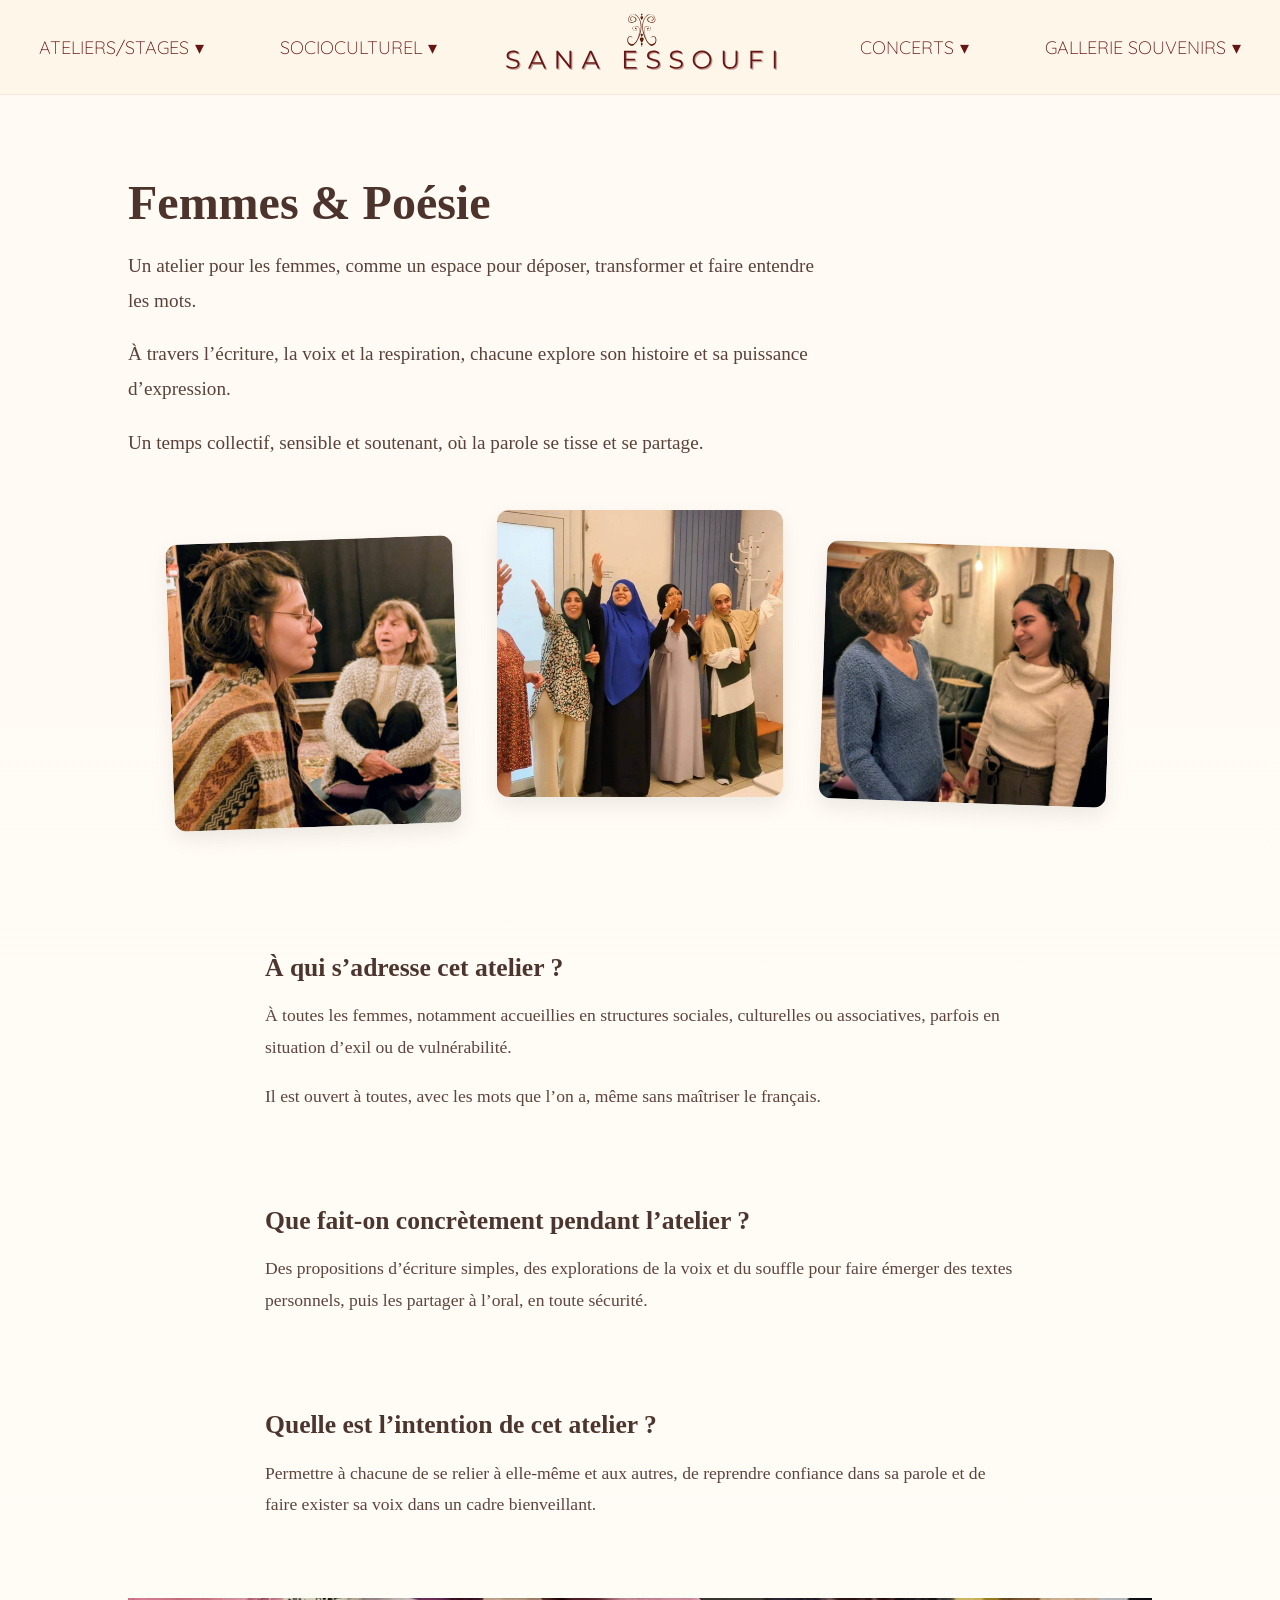
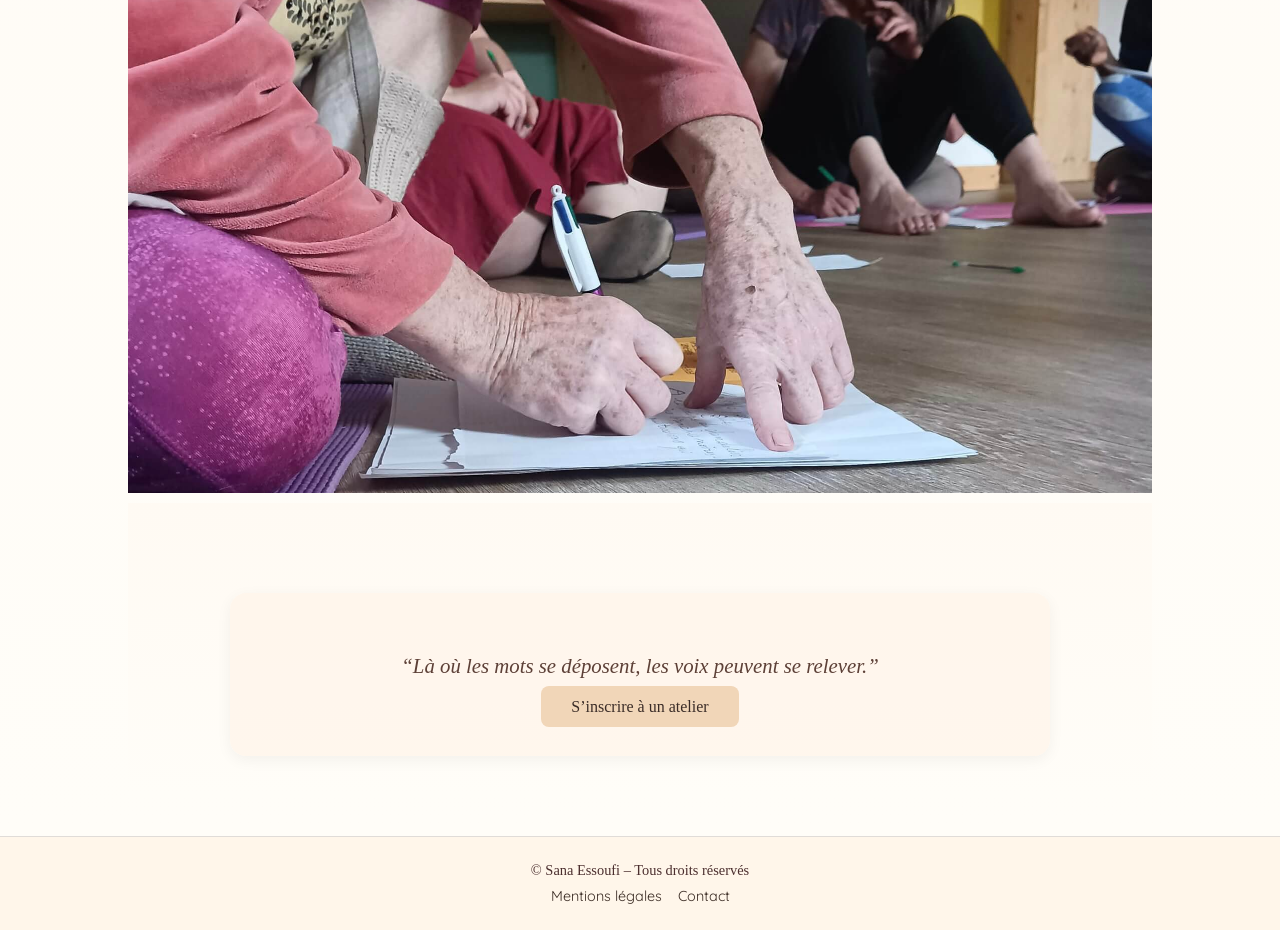
<file: femmes-poesie.html>
<!DOCTYPE html>
<html lang="fr">
<head>
  <meta charset="UTF-8">
  <meta name="viewport" content="width=device-width, initial-scale=1.0">
  <title>Page Type - Chanteuse Poétesse</title>
  <link rel="stylesheet" href="heroslide.css">
  <link rel="stylesheet" href="style.css">
  <link href="https://fonts.googleapis.com/css2?family=Playfair+Display:wght@500&family=Raleway:wght@300&display=swap" rel="stylesheet">
  <style>
    /* Animation fade-in douce */
    .fade-in {
      opacity: 0;
      transform: translateY(20px);
      animation: fadeInUp 1.2s ease forwards;
    }

    @keyframes fadeInUp {
      from {
        opacity: 0;
        transform: translateY(20px);
      }
      to {
        opacity: 1;
        transform: translateY(0);
      }
    }

    /* Layout texte + photos côte à côte */
    .page-content {
      max-width: 1100px;
      margin: 60px auto;
      padding: 20px;
      display: flex;
      flex-wrap: wrap;
      gap: 40px;
      align-items: center;
    }

    .page-text {
      flex: 1 1 50%;
      font-size: 18px;
      line-height: 1.8;
      text-align: left;
    }

    .page-text h1 {
      font-family: 'Playfair Display', serif;
      font-size: 32px;
      margin-bottom: 20px;
      color: #2c2c2c;
    }

    .page-photos {
      flex: 1 1 50%;
      display: flex;
      flex-direction: column;
      gap: 20px;
    }

    .page-photos img {
      width: 100%;
      border-radius: 8px;
      box-shadow: 0 4px 12px rgba(0,0,0,0.1);
      transition: transform 0.3s;
    }

    .page-photos img:hover {
      transform: scale(1.03);
    }

    /* Responsive : sur mobile texte au-dessus */
    @media(max-width: 768px) {
      .page-content {
        flex-direction: column;
      }
      .page-text, .page-photos {
        flex: 1 1 100%;
      }
    }
  </style>
<script>
  window.addEventListener('scroll', function() {
    const header = document.querySelector('header');
    if (window.scrollY > 10) {
      header.classList.add('scrolled');
    } else {
      header.classList.remove('scrolled');
    }
  });
</script>
<script>
document.addEventListener('DOMContentLoaded', function() {
  const buttons = document.querySelectorAll('.menu-btn');

  buttons.forEach(btn => {
    btn.addEventListener('click', function(e) {
      e.stopPropagation(); 

      const parent = this.closest('.menu-deroulant');
      const isOpen = parent.classList.contains('open');

      // fermer tous les autres menus
      document.querySelectorAll('.menu-deroulant.open').forEach(el => {
        if (el !== parent) {
          el.classList.remove('open');
          const b = el.querySelector('.menu-btn');
          if (b) b.setAttribute('aria-expanded', 'false');
          const sm = el.querySelector('.sous-menu');
          if (sm) sm.setAttribute('aria-hidden', 'true');
        }
      });

      // basculer le menu cliqué
      if (isOpen) {
        parent.classList.remove('open');
        this.setAttribute('aria-expanded', 'false');
        parent.querySelector('.sous-menu').setAttribute('aria-hidden', 'true');
      } else {
        parent.classList.add('open');
        this.setAttribute('aria-expanded', 'true');
        parent.querySelector('.sous-menu').setAttribute('aria-hidden', 'false');
      }
    });
  });

  // fermer menus si on clique ailleurs
  document.addEventListener('click', function() {
    document.querySelectorAll('.menu-deroulant.open').forEach(el => {
      el.classList.remove('open');
      const b = el.querySelector('.menu-btn');
      if (b) b.setAttribute('aria-expanded', 'false');
      const sm = el.querySelector('.sous-menu');
      if (sm) sm.setAttribute('aria-hidden', 'true');
    });
  });

  // fermer avec Échap
  document.addEventListener('keydown', function(e) {
    if (e.key === 'Escape') {
      document.querySelectorAll('.menu-deroulant.open').forEach(el => {
        el.classList.remove('open');
        const b = el.querySelector('.menu-btn');
        if (b) b.setAttribute('aria-expanded', 'false');
        const sm = el.querySelector('.sous-menu');
        if (sm) sm.setAttribute('aria-hidden', 'true');
      });
    }
  });
});
</script>
<body>

  <!-- HEADER -->
  <header>
<nav class="site-nav">
  <ul class="main-nav">
    <li class="menu-deroulant">
      <button class="menu-btn" aria-expanded="false">ATELIERS/STAGES <span class="arrow">▾</span></button>
      <ul class="sous-menu" aria-hidden="true">
        <li><a href="explore.html">EXPLORE TA VOIX</a></li>
        <li><a href="bebe.html">CHANTER AVEC BÉBÉ</a></li>
      </ul>
    </li>

    <li class="menu-deroulant">
      <button class="menu-btn" aria-expanded="false">SOCIOCULTUREL <span class="arrow">▾</span></button>
      <ul class="sous-menu" aria-hidden="true">
        <li><a href="chant-des-mots.html">LE CHANT DES MOTS</a></li>
        <li><a href="corps-melodie.html">LE CORPS MÉLODIE</a></li>
        <li><a href="femmes-poesie.html">FEMMES & POÉSIE</a></li>
      </ul>
    </li>

   <!-- LOGO AU CENTRE -->
<li class="logo">
  <a href="index.html">
    <svg class="logo-svg" xmlns="http://www.w3.org/2000/svg" viewBox="50 10 400 90" preserveAspectRatio="xMidYMid meet">
      <!-- SVG exact ici -->
<svg xmlns="http://www.w3.org/2000/svg" xmlns:xlink="http://www.w3.org/1999/xlink" width="500" zoomAndPan="magnify" viewBox="0 0 375 74.999997" height="100" preserveAspectRatio="xMidYMid meet" version="1.0"><defs><g/><clipPath id="e8eaeaf152"><rect x="0" width="273" y="0" height="32"/></clipPath></defs><path fill="#5c1d05" d="M 189.800781 15.601562 C 190.957031 16.238281 192.75 15.660156 192.34375 13.695312 C 191.9375 11.730469 189.570312 10.921875 187.203125 12.828125 C 184.832031 14.734375 186.738281 18.777344 192.113281 17.625 C 197.484375 16.46875 190.839844 3.183594 183.851562 12.945312 C 176.863281 22.707031 186.625 42 191.476562 40.039062 C 196.328125 38.074219 195.695312 31.546875 192.863281 30.96875 C 190.03125 30.390625 190.089844 32.46875 190.089844 32.46875 C 190.089844 32.46875 191.246094 31.171875 192.890625 31.546875 C 194.539062 31.921875 195.636719 38.074219 190.785156 38.59375 C 185.929688 39.113281 182.496094 26.925781 182.234375 24.441406 C 181.972656 21.957031 181.308594 13.8125 187.664062 10.144531 C 187.664062 10.144531 190.175781 8.785156 192.199219 11.242188 C 194.222656 13.695312 193.933594 16.757812 191.996094 17.132812 C 190.0625 17.507812 186.394531 17.015625 187.085938 14.386719 C 187.78125 11.761719 191.507812 11.527344 191.824219 13.695312 C 192.140625 15.863281 189.800781 15.601562 189.800781 15.601562 " fill-opacity="1" fill-rule="nonzero"/><path fill="#5c1d05" d="M 186.027344 34.050781 C 186.027344 34.050781 181.90625 26.886719 183.332031 23.113281 C 184.757812 19.335938 191.074219 21.148438 189.839844 23.957031 C 188.609375 26.769531 185.949219 25.578125 185.910156 24.496094 C 185.875 23.417969 186.527344 22.609375 187.144531 22.570312 C 187.144531 22.570312 187.585938 22.457031 187.722656 23.074219 C 187.855469 23.6875 186.335938 23.863281 186.335938 23.863281 C 186.335938 23.863281 185.757812 24.902344 187.066406 25.402344 C 188.375 25.902344 190.109375 24.035156 189.53125 22.589844 C 188.953125 21.148438 185.835938 20.761719 184.582031 21.9375 C 183.332031 23.113281 182.964844 24.460938 183.734375 27.945312 C 184.507812 31.429688 186.085938 33.625 186.027344 34.050781 " fill-opacity="1" fill-rule="nonzero"/><path fill="#5c1d05" d="M 172.226562 15.601562 C 171.074219 16.238281 169.28125 15.660156 169.6875 13.695312 C 170.089844 11.730469 172.460938 10.921875 174.828125 12.828125 C 177.195312 14.734375 175.289062 18.777344 169.917969 17.625 C 164.546875 16.46875 171.1875 3.183594 178.179688 12.945312 C 185.167969 22.707031 175.40625 42 170.554688 40.039062 C 165.699219 38.074219 166.335938 31.546875 169.167969 30.96875 C 171.996094 30.390625 171.941406 32.46875 171.941406 32.46875 C 171.941406 32.46875 170.785156 31.171875 169.136719 31.546875 C 167.492188 31.921875 166.394531 38.074219 171.246094 38.59375 C 176.097656 39.113281 179.535156 26.925781 179.796875 24.441406 C 180.054688 21.957031 180.71875 13.8125 174.367188 10.144531 C 174.367188 10.144531 171.851562 8.785156 169.832031 11.242188 C 167.808594 13.695312 168.097656 16.757812 170.035156 17.132812 C 171.96875 17.507812 175.636719 17.015625 174.945312 14.386719 C 174.25 11.761719 170.523438 11.527344 170.207031 13.695312 C 169.890625 15.863281 172.226562 15.601562 172.226562 15.601562 " fill-opacity="1" fill-rule="nonzero"/><path fill="#5c1d05" d="M 176.003906 34.050781 C 176.003906 34.050781 180.125 26.886719 178.699219 23.113281 C 177.273438 19.335938 170.957031 21.148438 172.191406 23.957031 C 173.421875 26.769531 176.078125 25.578125 176.117188 24.496094 C 176.15625 23.417969 175.5 22.609375 174.886719 22.570312 C 174.886719 22.570312 174.441406 22.457031 174.308594 23.074219 C 174.171875 23.6875 175.695312 23.863281 175.695312 23.863281 C 175.695312 23.863281 176.273438 24.902344 174.960938 25.402344 C 173.652344 25.902344 171.921875 24.035156 172.5 22.589844 C 173.074219 21.148438 176.195312 20.761719 177.445312 21.9375 C 178.699219 23.113281 179.0625 24.460938 178.292969 27.945312 C 177.523438 31.429688 175.945312 33.625 176.003906 34.050781 " fill-opacity="1" fill-rule="nonzero"/><path fill="#5c1d05" d="M 180.945312 32.0625 C 180.945312 32.0625 178.980469 31.890625 179.058594 33.433594 C 179.132812 34.972656 180.945312 37.285156 180.945312 37.285156 C 180.945312 37.285156 182.753906 34.972656 182.832031 33.433594 C 182.910156 31.890625 180.945312 32.0625 180.945312 32.0625 " fill-opacity="1" fill-rule="nonzero"/><path fill="#5c1d05" d="M 180.945312 28.542969 C 180.945312 28.542969 179.816406 28.441406 179.859375 29.328125 C 179.902344 30.214844 180.945312 31.542969 180.945312 31.542969 C 180.945312 31.542969 181.984375 30.214844 182.027344 29.328125 C 182.074219 28.441406 180.945312 28.542969 180.945312 28.542969 " fill-opacity="1" fill-rule="nonzero"/><path fill="#5c1d05" d="M 180.945312 11.550781 C 180.945312 11.550781 179.574219 11.429688 179.628906 12.503906 C 179.679688 13.578125 180.945312 15.191406 180.945312 15.191406 C 180.945312 15.191406 182.207031 13.578125 182.261719 12.503906 C 182.3125 11.429688 180.945312 11.550781 180.945312 11.550781 " fill-opacity="1" fill-rule="nonzero"/><path fill="#5c1d05" d="M 180.945312 9.09375 C 180.945312 9.09375 180.15625 9.023438 180.1875 9.640625 C 180.21875 10.257812 180.945312 11.1875 180.945312 11.1875 C 180.945312 11.1875 181.671875 10.257812 181.699219 9.640625 C 181.730469 9.023438 180.945312 9.09375 180.945312 9.09375 " fill-opacity="1" fill-rule="nonzero"/><path fill="#5c1d05" d="M 181.867188 38.410156 C 181.867188 38.921875 181.453125 39.335938 180.945312 39.335938 C 180.433594 39.335938 180.019531 38.921875 180.019531 38.410156 C 180.019531 37.898438 180.433594 37.484375 180.945312 37.484375 C 181.453125 37.484375 181.867188 37.898438 181.867188 38.410156 " fill-opacity="1" fill-rule="nonzero"/><path fill="#5c1d05" d="M 181.539062 40.164062 C 181.539062 40.492188 181.273438 40.757812 180.945312 40.757812 C 180.613281 40.757812 180.347656 40.492188 180.347656 40.164062 C 180.347656 39.832031 180.613281 39.566406 180.945312 39.566406 C 181.273438 39.566406 181.539062 39.832031 181.539062 40.164062 " fill-opacity="1" fill-rule="nonzero"/><g transform="matrix(1, 0, 0, 1, 48, 39)"><g clip-path="url(#e8eaeaf152)"><g fill="#661414" fill-opacity="0.4"><g transform="translate(2.131263, 24.152197)"><g><path d="M 7.53125 0.140625 C 6.257812 0.140625 5.035156 -0.0625 3.859375 -0.46875 C 2.691406 -0.875 1.789062 -1.414062 1.15625 -2.09375 L 1.859375 -3.484375 C 2.484375 -2.859375 3.3125 -2.351562 4.34375 -1.96875 C 5.375 -1.59375 6.4375 -1.40625 7.53125 -1.40625 C 9.070312 -1.40625 10.226562 -1.6875 11 -2.25 C 11.769531 -2.8125 12.15625 -3.539062 12.15625 -4.4375 C 12.15625 -5.125 11.945312 -5.671875 11.53125 -6.078125 C 11.113281 -6.492188 10.597656 -6.8125 9.984375 -7.03125 C 9.378906 -7.25 8.539062 -7.488281 7.46875 -7.75 C 6.164062 -8.082031 5.128906 -8.398438 4.359375 -8.703125 C 3.597656 -9.003906 2.941406 -9.460938 2.390625 -10.078125 C 1.847656 -10.703125 1.578125 -11.546875 1.578125 -12.609375 C 1.578125 -13.484375 1.804688 -14.273438 2.265625 -14.984375 C 2.722656 -15.691406 3.425781 -16.257812 4.375 -16.6875 C 5.320312 -17.113281 6.5 -17.328125 7.90625 -17.328125 C 8.882812 -17.328125 9.84375 -17.191406 10.78125 -16.921875 C 11.726562 -16.648438 12.546875 -16.28125 13.234375 -15.8125 L 12.609375 -14.359375 C 11.890625 -14.835938 11.117188 -15.191406 10.296875 -15.421875 C 9.484375 -15.660156 8.6875 -15.78125 7.90625 -15.78125 C 6.394531 -15.78125 5.257812 -15.488281 4.5 -14.90625 C 3.738281 -14.332031 3.359375 -13.585938 3.359375 -12.671875 C 3.359375 -11.984375 3.566406 -11.429688 3.984375 -11.015625 C 4.398438 -10.597656 4.921875 -10.273438 5.546875 -10.046875 C 6.179688 -9.828125 7.03125 -9.585938 8.09375 -9.328125 C 9.351562 -9.015625 10.375 -8.707031 11.15625 -8.40625 C 11.9375 -8.101562 12.59375 -7.644531 13.125 -7.03125 C 13.664062 -6.414062 13.9375 -5.585938 13.9375 -4.546875 C 13.9375 -3.671875 13.703125 -2.878906 13.234375 -2.171875 C 12.773438 -1.460938 12.0625 -0.898438 11.09375 -0.484375 C 10.125 -0.0664062 8.9375 0.140625 7.53125 0.140625 Z M 7.53125 0.140625 "/></g></g></g><g fill="#661414" fill-opacity="0.4"><g transform="translate(24.279231, 24.152197)"><g><path d="M 13.578125 -4.59375 L 4 -4.59375 L 1.9375 0 L 0.046875 0 L 7.90625 -17.1875 L 9.703125 -17.1875 L 17.546875 0 L 15.640625 0 Z M 12.90625 -6.0625 L 8.78125 -15.296875 L 4.65625 -6.0625 Z M 12.90625 -6.0625 "/></g></g></g><g fill="#661414" fill-opacity="0.4"><g transform="translate(48.931758, 24.152197)"><g><path d="M 17.15625 -17.1875 L 17.15625 0 L 15.65625 0 L 4.609375 -13.9375 L 4.609375 0 L 2.796875 0 L 2.796875 -17.1875 L 4.296875 -17.1875 L 15.359375 -3.234375 L 15.359375 -17.1875 Z M 17.15625 -17.1875 "/></g></g></g><g fill="#661414" fill-opacity="0.4"><g transform="translate(75.941505, 24.152197)"><g><path d="M 13.578125 -4.59375 L 4 -4.59375 L 1.9375 0 L 0.046875 0 L 7.90625 -17.1875 L 9.703125 -17.1875 L 17.546875 0 L 15.640625 0 Z M 12.90625 -6.0625 L 8.78125 -15.296875 L 4.65625 -6.0625 Z M 12.90625 -6.0625 "/></g></g></g><g fill="#661414" fill-opacity="0.4"><g transform="translate(100.594032, 24.152197)"><g/></g></g><g fill="#661414" fill-opacity="0.4"><g transform="translate(114.074318, 24.152197)"><g><path d="M 14.953125 -1.578125 L 14.953125 0 L 2.796875 0 L 2.796875 -17.1875 L 14.578125 -17.1875 L 14.578125 -15.609375 L 4.609375 -15.609375 L 4.609375 -9.5 L 13.5 -9.5 L 13.5 -7.953125 L 4.609375 -7.953125 L 4.609375 -1.578125 Z M 14.953125 -1.578125 "/></g></g></g><g fill="#661414" fill-opacity="0.4"><g transform="translate(137.548234, 24.152197)"><g><path d="M 7.53125 0.140625 C 6.257812 0.140625 5.035156 -0.0625 3.859375 -0.46875 C 2.691406 -0.875 1.789062 -1.414062 1.15625 -2.09375 L 1.859375 -3.484375 C 2.484375 -2.859375 3.3125 -2.351562 4.34375 -1.96875 C 5.375 -1.59375 6.4375 -1.40625 7.53125 -1.40625 C 9.070312 -1.40625 10.226562 -1.6875 11 -2.25 C 11.769531 -2.8125 12.15625 -3.539062 12.15625 -4.4375 C 12.15625 -5.125 11.945312 -5.671875 11.53125 -6.078125 C 11.113281 -6.492188 10.597656 -6.8125 9.984375 -7.03125 C 9.378906 -7.25 8.539062 -7.488281 7.46875 -7.75 C 6.164062 -8.082031 5.128906 -8.398438 4.359375 -8.703125 C 3.597656 -9.003906 2.941406 -9.460938 2.390625 -10.078125 C 1.847656 -10.703125 1.578125 -11.546875 1.578125 -12.609375 C 1.578125 -13.484375 1.804688 -14.273438 2.265625 -14.984375 C 2.722656 -15.691406 3.425781 -16.257812 4.375 -16.6875 C 5.320312 -17.113281 6.5 -17.328125 7.90625 -17.328125 C 8.882812 -17.328125 9.84375 -17.191406 10.78125 -16.921875 C 11.726562 -16.648438 12.546875 -16.28125 13.234375 -15.8125 L 12.609375 -14.359375 C 11.890625 -14.835938 11.117188 -15.191406 10.296875 -15.421875 C 9.484375 -15.660156 8.6875 -15.78125 7.90625 -15.78125 C 6.394531 -15.78125 5.257812 -15.488281 4.5 -14.90625 C 3.738281 -14.332031 3.359375 -13.585938 3.359375 -12.671875 C 3.359375 -11.984375 3.566406 -11.429688 3.984375 -11.015625 C 4.398438 -10.597656 4.921875 -10.273438 5.546875 -10.046875 C 6.179688 -9.828125 7.03125 -9.585938 8.09375 -9.328125 C 9.351562 -9.015625 10.375 -8.707031 11.15625 -8.40625 C 11.9375 -8.101562 12.59375 -7.644531 13.125 -7.03125 C 13.664062 -6.414062 13.9375 -5.585938 13.9375 -4.546875 C 13.9375 -3.671875 13.703125 -2.878906 13.234375 -2.171875 C 12.773438 -1.460938 12.0625 -0.898438 11.09375 -0.484375 C 10.125 -0.0664062 8.9375 0.140625 7.53125 0.140625 Z M 7.53125 0.140625 "/></g></g></g><g fill="#661414" fill-opacity="0.4"><g transform="translate(159.696203, 24.152197)"><g><path d="M 7.53125 0.140625 C 6.257812 0.140625 5.035156 -0.0625 3.859375 -0.46875 C 2.691406 -0.875 1.789062 -1.414062 1.15625 -2.09375 L 1.859375 -3.484375 C 2.484375 -2.859375 3.3125 -2.351562 4.34375 -1.96875 C 5.375 -1.59375 6.4375 -1.40625 7.53125 -1.40625 C 9.070312 -1.40625 10.226562 -1.6875 11 -2.25 C 11.769531 -2.8125 12.15625 -3.539062 12.15625 -4.4375 C 12.15625 -5.125 11.945312 -5.671875 11.53125 -6.078125 C 11.113281 -6.492188 10.597656 -6.8125 9.984375 -7.03125 C 9.378906 -7.25 8.539062 -7.488281 7.46875 -7.75 C 6.164062 -8.082031 5.128906 -8.398438 4.359375 -8.703125 C 3.597656 -9.003906 2.941406 -9.460938 2.390625 -10.078125 C 1.847656 -10.703125 1.578125 -11.546875 1.578125 -12.609375 C 1.578125 -13.484375 1.804688 -14.273438 2.265625 -14.984375 C 2.722656 -15.691406 3.425781 -16.257812 4.375 -16.6875 C 5.320312 -17.113281 6.5 -17.328125 7.90625 -17.328125 C 8.882812 -17.328125 9.84375 -17.191406 10.78125 -16.921875 C 11.726562 -16.648438 12.546875 -16.28125 13.234375 -15.8125 L 12.609375 -14.359375 C 11.890625 -14.835938 11.117188 -15.191406 10.296875 -15.421875 C 9.484375 -15.660156 8.6875 -15.78125 7.90625 -15.78125 C 6.394531 -15.78125 5.257812 -15.488281 4.5 -14.90625 C 3.738281 -14.332031 3.359375 -13.585938 3.359375 -12.671875 C 3.359375 -11.984375 3.566406 -11.429688 3.984375 -11.015625 C 4.398438 -10.597656 4.921875 -10.273438 5.546875 -10.046875 C 6.179688 -9.828125 7.03125 -9.585938 8.09375 -9.328125 C 9.351562 -9.015625 10.375 -8.707031 11.15625 -8.40625 C 11.9375 -8.101562 12.59375 -7.644531 13.125 -7.03125 C 13.664062 -6.414062 13.9375 -5.585938 13.9375 -4.546875 C 13.9375 -3.671875 13.703125 -2.878906 13.234375 -2.171875 C 12.773438 -1.460938 12.0625 -0.898438 11.09375 -0.484375 C 10.125 -0.0664062 8.9375 0.140625 7.53125 0.140625 Z M 7.53125 0.140625 "/></g></g></g><g fill="#661414" fill-opacity="0.4"><g transform="translate(181.844171, 24.152197)"><g><path d="M 10.3125 0.140625 C 8.601562 0.140625 7.054688 -0.238281 5.671875 -1 C 4.296875 -1.757812 3.21875 -2.800781 2.4375 -4.125 C 1.664062 -5.445312 1.28125 -6.9375 1.28125 -8.59375 C 1.28125 -10.25 1.664062 -11.738281 2.4375 -13.0625 C 3.21875 -14.382812 4.296875 -15.425781 5.671875 -16.1875 C 7.054688 -16.945312 8.601562 -17.328125 10.3125 -17.328125 C 12.007812 -17.328125 13.539062 -16.953125 14.90625 -16.203125 C 16.28125 -15.453125 17.359375 -14.410156 18.140625 -13.078125 C 18.921875 -11.742188 19.3125 -10.25 19.3125 -8.59375 C 19.3125 -6.9375 18.921875 -5.441406 18.140625 -4.109375 C 17.359375 -2.773438 16.28125 -1.734375 14.90625 -0.984375 C 13.539062 -0.234375 12.007812 0.140625 10.3125 0.140625 Z M 10.3125 -1.46875 C 11.664062 -1.46875 12.890625 -1.773438 13.984375 -2.390625 C 15.085938 -3.003906 15.945312 -3.851562 16.5625 -4.9375 C 17.1875 -6.03125 17.5 -7.25 17.5 -8.59375 C 17.5 -9.9375 17.1875 -11.148438 16.5625 -12.234375 C 15.945312 -13.328125 15.085938 -14.175781 13.984375 -14.78125 C 12.890625 -15.394531 11.664062 -15.703125 10.3125 -15.703125 C 8.945312 -15.703125 7.710938 -15.394531 6.609375 -14.78125 C 5.503906 -14.175781 4.632812 -13.328125 4 -12.234375 C 3.375 -11.148438 3.0625 -9.9375 3.0625 -8.59375 C 3.0625 -7.25 3.375 -6.03125 4 -4.9375 C 4.632812 -3.851562 5.503906 -3.003906 6.609375 -2.390625 C 7.710938 -1.773438 8.945312 -1.46875 10.3125 -1.46875 Z M 10.3125 -1.46875 "/></g></g></g><g fill="#661414" fill-opacity="0.4"><g transform="translate(209.49232, 24.152197)"><g><path d="M 9.71875 0.140625 C 7.488281 0.140625 5.753906 -0.492188 4.515625 -1.765625 C 3.273438 -3.046875 2.65625 -4.90625 2.65625 -7.34375 L 2.65625 -17.1875 L 4.46875 -17.1875 L 4.46875 -7.40625 C 4.46875 -5.414062 4.914062 -3.925781 5.8125 -2.9375 C 6.71875 -1.957031 8.019531 -1.46875 9.71875 -1.46875 C 11.4375 -1.46875 12.742188 -1.957031 13.640625 -2.9375 C 14.546875 -3.925781 15 -5.414062 15 -7.40625 L 15 -17.1875 L 16.765625 -17.1875 L 16.765625 -7.34375 C 16.765625 -4.90625 16.144531 -3.046875 14.90625 -1.765625 C 13.675781 -0.492188 11.945312 0.140625 9.71875 0.140625 Z M 9.71875 0.140625 "/></g></g></g><g fill="#661414" fill-opacity="0.4"><g transform="translate(235.986432, 24.152197)"><g><path d="M 4.609375 -15.609375 L 4.609375 -8.859375 L 13.5 -8.859375 L 13.5 -7.296875 L 4.609375 -7.296875 L 4.609375 0 L 2.796875 0 L 2.796875 -17.1875 L 14.578125 -17.1875 L 14.578125 -15.609375 Z M 4.609375 -15.609375 "/></g></g></g><g fill="#661414" fill-opacity="0.4"><g transform="translate(258.576383, 24.152197)"><g><path d="M 2.796875 -17.1875 L 4.609375 -17.1875 L 4.609375 0 L 2.796875 0 Z M 2.796875 -17.1875 "/></g></g></g><g fill="#661414" fill-opacity="1"><g transform="translate(1.04611, 23.067044)"><g><path d="M 7.53125 0.140625 C 6.257812 0.140625 5.035156 -0.0625 3.859375 -0.46875 C 2.691406 -0.875 1.789062 -1.414062 1.15625 -2.09375 L 1.859375 -3.484375 C 2.484375 -2.859375 3.3125 -2.351562 4.34375 -1.96875 C 5.375 -1.59375 6.4375 -1.40625 7.53125 -1.40625 C 9.070312 -1.40625 10.226562 -1.6875 11 -2.25 C 11.769531 -2.8125 12.15625 -3.539062 12.15625 -4.4375 C 12.15625 -5.125 11.945312 -5.671875 11.53125 -6.078125 C 11.113281 -6.492188 10.597656 -6.8125 9.984375 -7.03125 C 9.378906 -7.25 8.539062 -7.488281 7.46875 -7.75 C 6.164062 -8.082031 5.128906 -8.398438 4.359375 -8.703125 C 3.597656 -9.003906 2.941406 -9.460938 2.390625 -10.078125 C 1.847656 -10.703125 1.578125 -11.546875 1.578125 -12.609375 C 1.578125 -13.484375 1.804688 -14.273438 2.265625 -14.984375 C 2.722656 -15.691406 3.425781 -16.257812 4.375 -16.6875 C 5.320312 -17.113281 6.5 -17.328125 7.90625 -17.328125 C 8.882812 -17.328125 9.84375 -17.191406 10.78125 -16.921875 C 11.726562 -16.648438 12.546875 -16.28125 13.234375 -15.8125 L 12.609375 -14.359375 C 11.890625 -14.835938 11.117188 -15.191406 10.296875 -15.421875 C 9.484375 -15.660156 8.6875 -15.78125 7.90625 -15.78125 C 6.394531 -15.78125 5.257812 -15.488281 4.5 -14.90625 C 3.738281 -14.332031 3.359375 -13.585938 3.359375 -12.671875 C 3.359375 -11.984375 3.566406 -11.429688 3.984375 -11.015625 C 4.398438 -10.597656 4.921875 -10.273438 5.546875 -10.046875 C 6.179688 -9.828125 7.03125 -9.585938 8.09375 -9.328125 C 9.351562 -9.015625 10.375 -8.707031 11.15625 -8.40625 C 11.9375 -8.101562 12.59375 -7.644531 13.125 -7.03125 C 13.664062 -6.414062 13.9375 -5.585938 13.9375 -4.546875 C 13.9375 -3.671875 13.703125 -2.878906 13.234375 -2.171875 C 12.773438 -1.460938 12.0625 -0.898438 11.09375 -0.484375 C 10.125 -0.0664062 8.9375 0.140625 7.53125 0.140625 Z M 7.53125 0.140625 "/></g></g></g><g fill="#661414" fill-opacity="1"><g transform="translate(23.194079, 23.067044)"><g><path d="M 13.578125 -4.59375 L 4 -4.59375 L 1.9375 0 L 0.046875 0 L 7.90625 -17.1875 L 9.703125 -17.1875 L 17.546875 0 L 15.640625 0 Z M 12.90625 -6.0625 L 8.78125 -15.296875 L 4.65625 -6.0625 Z M 12.90625 -6.0625 "/></g></g></g><g fill="#661414" fill-opacity="1"><g transform="translate(47.846605, 23.067044)"><g><path d="M 17.15625 -17.1875 L 17.15625 0 L 15.65625 0 L 4.609375 -13.9375 L 4.609375 0 L 2.796875 0 L 2.796875 -17.1875 L 4.296875 -17.1875 L 15.359375 -3.234375 L 15.359375 -17.1875 Z M 17.15625 -17.1875 "/></g></g></g><g fill="#661414" fill-opacity="1"><g transform="translate(74.856353, 23.067044)"><g><path d="M 13.578125 -4.59375 L 4 -4.59375 L 1.9375 0 L 0.046875 0 L 7.90625 -17.1875 L 9.703125 -17.1875 L 17.546875 0 L 15.640625 0 Z M 12.90625 -6.0625 L 8.78125 -15.296875 L 4.65625 -6.0625 Z M 12.90625 -6.0625 "/></g></g></g><g fill="#661414" fill-opacity="1"><g transform="translate(99.508879, 23.067044)"><g/></g></g><g fill="#661414" fill-opacity="1"><g transform="translate(112.989165, 23.067044)"><g><path d="M 14.953125 -1.578125 L 14.953125 0 L 2.796875 0 L 2.796875 -17.1875 L 14.578125 -17.1875 L 14.578125 -15.609375 L 4.609375 -15.609375 L 4.609375 -9.5 L 13.5 -9.5 L 13.5 -7.953125 L 4.609375 -7.953125 L 4.609375 -1.578125 Z M 14.953125 -1.578125 "/></g></g></g><g fill="#661414" fill-opacity="1"><g transform="translate(136.463082, 23.067044)"><g><path d="M 7.53125 0.140625 C 6.257812 0.140625 5.035156 -0.0625 3.859375 -0.46875 C 2.691406 -0.875 1.789062 -1.414062 1.15625 -2.09375 L 1.859375 -3.484375 C 2.484375 -2.859375 3.3125 -2.351562 4.34375 -1.96875 C 5.375 -1.59375 6.4375 -1.40625 7.53125 -1.40625 C 9.070312 -1.40625 10.226562 -1.6875 11 -2.25 C 11.769531 -2.8125 12.15625 -3.539062 12.15625 -4.4375 C 12.15625 -5.125 11.945312 -5.671875 11.53125 -6.078125 C 11.113281 -6.492188 10.597656 -6.8125 9.984375 -7.03125 C 9.378906 -7.25 8.539062 -7.488281 7.46875 -7.75 C 6.164062 -8.082031 5.128906 -8.398438 4.359375 -8.703125 C 3.597656 -9.003906 2.941406 -9.460938 2.390625 -10.078125 C 1.847656 -10.703125 1.578125 -11.546875 1.578125 -12.609375 C 1.578125 -13.484375 1.804688 -14.273438 2.265625 -14.984375 C 2.722656 -15.691406 3.425781 -16.257812 4.375 -16.6875 C 5.320312 -17.113281 6.5 -17.328125 7.90625 -17.328125 C 8.882812 -17.328125 9.84375 -17.191406 10.78125 -16.921875 C 11.726562 -16.648438 12.546875 -16.28125 13.234375 -15.8125 L 12.609375 -14.359375 C 11.890625 -14.835938 11.117188 -15.191406 10.296875 -15.421875 C 9.484375 -15.660156 8.6875 -15.78125 7.90625 -15.78125 C 6.394531 -15.78125 5.257812 -15.488281 4.5 -14.90625 C 3.738281 -14.332031 3.359375 -13.585938 3.359375 -12.671875 C 3.359375 -11.984375 3.566406 -11.429688 3.984375 -11.015625 C 4.398438 -10.597656 4.921875 -10.273438 5.546875 -10.046875 C 6.179688 -9.828125 7.03125 -9.585938 8.09375 -9.328125 C 9.351562 -9.015625 10.375 -8.707031 11.15625 -8.40625 C 11.9375 -8.101562 12.59375 -7.644531 13.125 -7.03125 C 13.664062 -6.414062 13.9375 -5.585938 13.9375 -4.546875 C 13.9375 -3.671875 13.703125 -2.878906 13.234375 -2.171875 C 12.773438 -1.460938 12.0625 -0.898438 11.09375 -0.484375 C 10.125 -0.0664062 8.9375 0.140625 7.53125 0.140625 Z M 7.53125 0.140625 "/></g></g></g><g fill="#661414" fill-opacity="1"><g transform="translate(158.61105, 23.067044)"><g><path d="M 7.53125 0.140625 C 6.257812 0.140625 5.035156 -0.0625 3.859375 -0.46875 C 2.691406 -0.875 1.789062 -1.414062 1.15625 -2.09375 L 1.859375 -3.484375 C 2.484375 -2.859375 3.3125 -2.351562 4.34375 -1.96875 C 5.375 -1.59375 6.4375 -1.40625 7.53125 -1.40625 C 9.070312 -1.40625 10.226562 -1.6875 11 -2.25 C 11.769531 -2.8125 12.15625 -3.539062 12.15625 -4.4375 C 12.15625 -5.125 11.945312 -5.671875 11.53125 -6.078125 C 11.113281 -6.492188 10.597656 -6.8125 9.984375 -7.03125 C 9.378906 -7.25 8.539062 -7.488281 7.46875 -7.75 C 6.164062 -8.082031 5.128906 -8.398438 4.359375 -8.703125 C 3.597656 -9.003906 2.941406 -9.460938 2.390625 -10.078125 C 1.847656 -10.703125 1.578125 -11.546875 1.578125 -12.609375 C 1.578125 -13.484375 1.804688 -14.273438 2.265625 -14.984375 C 2.722656 -15.691406 3.425781 -16.257812 4.375 -16.6875 C 5.320312 -17.113281 6.5 -17.328125 7.90625 -17.328125 C 8.882812 -17.328125 9.84375 -17.191406 10.78125 -16.921875 C 11.726562 -16.648438 12.546875 -16.28125 13.234375 -15.8125 L 12.609375 -14.359375 C 11.890625 -14.835938 11.117188 -15.191406 10.296875 -15.421875 C 9.484375 -15.660156 8.6875 -15.78125 7.90625 -15.78125 C 6.394531 -15.78125 5.257812 -15.488281 4.5 -14.90625 C 3.738281 -14.332031 3.359375 -13.585938 3.359375 -12.671875 C 3.359375 -11.984375 3.566406 -11.429688 3.984375 -11.015625 C 4.398438 -10.597656 4.921875 -10.273438 5.546875 -10.046875 C 6.179688 -9.828125 7.03125 -9.585938 8.09375 -9.328125 C 9.351562 -9.015625 10.375 -8.707031 11.15625 -8.40625 C 11.9375 -8.101562 12.59375 -7.644531 13.125 -7.03125 C 13.664062 -6.414062 13.9375 -5.585938 13.9375 -4.546875 C 13.9375 -3.671875 13.703125 -2.878906 13.234375 -2.171875 C 12.773438 -1.460938 12.0625 -0.898438 11.09375 -0.484375 C 10.125 -0.0664062 8.9375 0.140625 7.53125 0.140625 Z M 7.53125 0.140625 "/></g></g></g><g fill="#661414" fill-opacity="1"><g transform="translate(180.759019, 23.067044)"><g><path d="M 10.3125 0.140625 C 8.601562 0.140625 7.054688 -0.238281 5.671875 -1 C 4.296875 -1.757812 3.21875 -2.800781 2.4375 -4.125 C 1.664062 -5.445312 1.28125 -6.9375 1.28125 -8.59375 C 1.28125 -10.25 1.664062 -11.738281 2.4375 -13.0625 C 3.21875 -14.382812 4.296875 -15.425781 5.671875 -16.1875 C 7.054688 -16.945312 8.601562 -17.328125 10.3125 -17.328125 C 12.007812 -17.328125 13.539062 -16.953125 14.90625 -16.203125 C 16.28125 -15.453125 17.359375 -14.410156 18.140625 -13.078125 C 18.921875 -11.742188 19.3125 -10.25 19.3125 -8.59375 C 19.3125 -6.9375 18.921875 -5.441406 18.140625 -4.109375 C 17.359375 -2.773438 16.28125 -1.734375 14.90625 -0.984375 C 13.539062 -0.234375 12.007812 0.140625 10.3125 0.140625 Z M 10.3125 -1.46875 C 11.664062 -1.46875 12.890625 -1.773438 13.984375 -2.390625 C 15.085938 -3.003906 15.945312 -3.851562 16.5625 -4.9375 C 17.1875 -6.03125 17.5 -7.25 17.5 -8.59375 C 17.5 -9.9375 17.1875 -11.148438 16.5625 -12.234375 C 15.945312 -13.328125 15.085938 -14.175781 13.984375 -14.78125 C 12.890625 -15.394531 11.664062 -15.703125 10.3125 -15.703125 C 8.945312 -15.703125 7.710938 -15.394531 6.609375 -14.78125 C 5.503906 -14.175781 4.632812 -13.328125 4 -12.234375 C 3.375 -11.148438 3.0625 -9.9375 3.0625 -8.59375 C 3.0625 -7.25 3.375 -6.03125 4 -4.9375 C 4.632812 -3.851562 5.503906 -3.003906 6.609375 -2.390625 C 7.710938 -1.773438 8.945312 -1.46875 10.3125 -1.46875 Z M 10.3125 -1.46875 "/></g></g></g><g fill="#661414" fill-opacity="1"><g transform="translate(208.407168, 23.067044)"><g><path d="M 9.71875 0.140625 C 7.488281 0.140625 5.753906 -0.492188 4.515625 -1.765625 C 3.273438 -3.046875 2.65625 -4.90625 2.65625 -7.34375 L 2.65625 -17.1875 L 4.46875 -17.1875 L 4.46875 -7.40625 C 4.46875 -5.414062 4.914062 -3.925781 5.8125 -2.9375 C 6.71875 -1.957031 8.019531 -1.46875 9.71875 -1.46875 C 11.4375 -1.46875 12.742188 -1.957031 13.640625 -2.9375 C 14.546875 -3.925781 15 -5.414062 15 -7.40625 L 15 -17.1875 L 16.765625 -17.1875 L 16.765625 -7.34375 C 16.765625 -4.90625 16.144531 -3.046875 14.90625 -1.765625 C 13.675781 -0.492188 11.945312 0.140625 9.71875 0.140625 Z M 9.71875 0.140625 "/></g></g></g><g fill="#661414" fill-opacity="1"><g transform="translate(234.901279, 23.067044)"><g><path d="M 4.609375 -15.609375 L 4.609375 -8.859375 L 13.5 -8.859375 L 13.5 -7.296875 L 4.609375 -7.296875 L 4.609375 0 L 2.796875 0 L 2.796875 -17.1875 L 14.578125 -17.1875 L 14.578125 -15.609375 Z M 4.609375 -15.609375 "/></g></g></g><g fill="#661414" fill-opacity="1"><g transform="translate(257.49123, 23.067044)"><g><path d="M 2.796875 -17.1875 L 4.609375 -17.1875 L 4.609375 0 L 2.796875 0 Z M 2.796875 -17.1875 "/></g></g></g></g></g></svg>
    </svg>
  </a>
</li>

    <li class="menu-deroulant">
      <button class="menu-btn" aria-expanded="false">CONCERTS <span class="arrow">▾</span></button>
      <ul class="sous-menu" aria-hidden="true">
        <li><a href="choristes.html">LIE LE LIEN - CHORISTES</a></li>
        <li><a href="solos.html">LES SOLOS</a></li>
      </ul>
    </li>

    <li class="menu-deroulant">
      <button class="menu-btn" aria-expanded="false">GALLERIE SOUVENIRS <span class="arrow">▾</span></button>
      <ul class="sous-menu" aria-hidden="true">
        <li><a href="souvconcerts.html">CONCERTS</a></li>
        <li><a href="souvateliers.html">ATELIERS</a></li>
      </ul>
    </li>
  </ul>
</nav>
  </header>

  <!-- CONTENU DE LA PAGE -->
<main>
<section class="bebe-page">
  <div class="bebe-intro fade-in-left">
    <h1>Femmes & Poésie</h1>
    <p>
Un atelier pour les femmes, comme un espace pour déposer, transformer et faire entendre les mots. </p>
<p>À travers l’écriture, la voix et la respiration, chacune explore son histoire et sa puissance d’expression.</p>
<p>Un temps collectif, sensible et soutenant, où la parole se tisse et se partage.
    </p>
  </div>

  <div class="bebe-visual fade-in">
    <img src="femmes.jpg" alt="Main de bébé et parent" class="bebe-main">
    <img src="femmes1.jpg" alt="Parent chantant à son bébé" class="bebe-voix">
    <img src="femmes2.jpg" alt="Bébé qui rit" class="bebe-rire">
  </div>

  <div class="bebe-content fade-in">
    <div class="bebe-block">
      <h3>À qui s’adresse cet atelier ?</h3>
      <p>
        À toutes les femmes, notamment accueillies en structures sociales, culturelles ou associatives, parfois en situation d’exil ou de vulnérabilité.</p>
<p>Il est ouvert à toutes, avec les mots que l’on a, même sans maîtriser le français.
      </p>
    </div>

    <div class="bebe-block">
      <h3>Que fait-on concrètement pendant l’atelier ?</h3>
      <p>
        Des propositions d’écriture simples, des explorations de la voix et du souffle pour faire émerger des textes personnels, puis les partager à l’oral, en toute sécurité.
      </p>
    </div>

    <div class="bebe-block">
      <h3>Quelle est l’intention de cet atelier ?</h3>
      <p>
Permettre à chacune de se relier à elle-même et aux autres, de reprendre confiance dans sa parole et de faire exister sa voix dans un cadre bienveillant.
      </p>
    </div>
  </div>

<!-- HERO SLIDER -->
<section class="hero-slider">

  <button class="slider-arrow left" onclick="slideLeft(this)">‹</button>
  <button class="slider-arrow right" onclick="slideRight(this)">›</button>

  <div class="slider-track">
    <div class="slide"><img src="femmes3.jpg" alt="bebe"></div>
    <div class="slide"><img src="femmes4.jpg" alt="bebe"></div>
  </div>

</section>

<section class="bebe-page">
  <div class="bebe-cta fade-in-left">
    <blockquote>“Là où les mots se déposent, les voix peuvent se relever.”</blockquote>
    <a href="contact.html" class="cta-btn">S’inscrire à un atelier</a>
</div>
</section>

</main>

  <!-- FOOTER -->
<footer class="site-footer">
  <p>© Sana Essoufi – Tous droits réservés</p>
  <nav class="footer-links">
    <a href="mentions-legales.html">Mentions légales</a>
    <a href="contact.html">Contact</a>
  </nav>
</footer>

  <!-- SCRIPT POUR LES MENUS CLIQUABLES -->
  <script>
    document.querySelectorAll(".menu-deroulant > a").forEach(menu => {
      menu.addEventListener("click", function(e) {
        e.preventDefault();
        let parent = this.parentElement;

        document.querySelectorAll(".menu-deroulant").forEach(item => {
          if(item !== parent) item.classList.remove("ouvert");
        });

        parent.classList.toggle("ouvert");
      });
    });

    document.addEventListener("click", function(e) {
      if (!e.target.closest(".menu-deroulant")) {
        document.querySelectorAll(".menu-deroulant").forEach(item => {
          item.classList.remove("ouvert");
        });
      }
    });
  </script>

<script>
function slideRight(btn){
  const slider = btn.closest('.hero-slider');
  const track = slider.querySelector('.slider-track');
  const slides = track.children.length;

  let index = slider.dataset.index ? parseInt(slider.dataset.index) : 0;
  index++;
  if(index >= slides) index = 0;

  slider.dataset.index = index;
  track.style.transform = `translateX(-${index * 100}%)`;
}

function slideLeft(btn){
  const slider = btn.closest('.hero-slider');
  const track = slider.querySelector('.slider-track');
  const slides = track.children.length;

  let index = slider.dataset.index ? parseInt(slider.dataset.index) : 0;
  index--;
  if(index < 0) index = slides - 1;

  slider.dataset.index = index;
  track.style.transform = `translateX(-${index * 100}%)`;
}
</script>

</body>
</html>
</file>
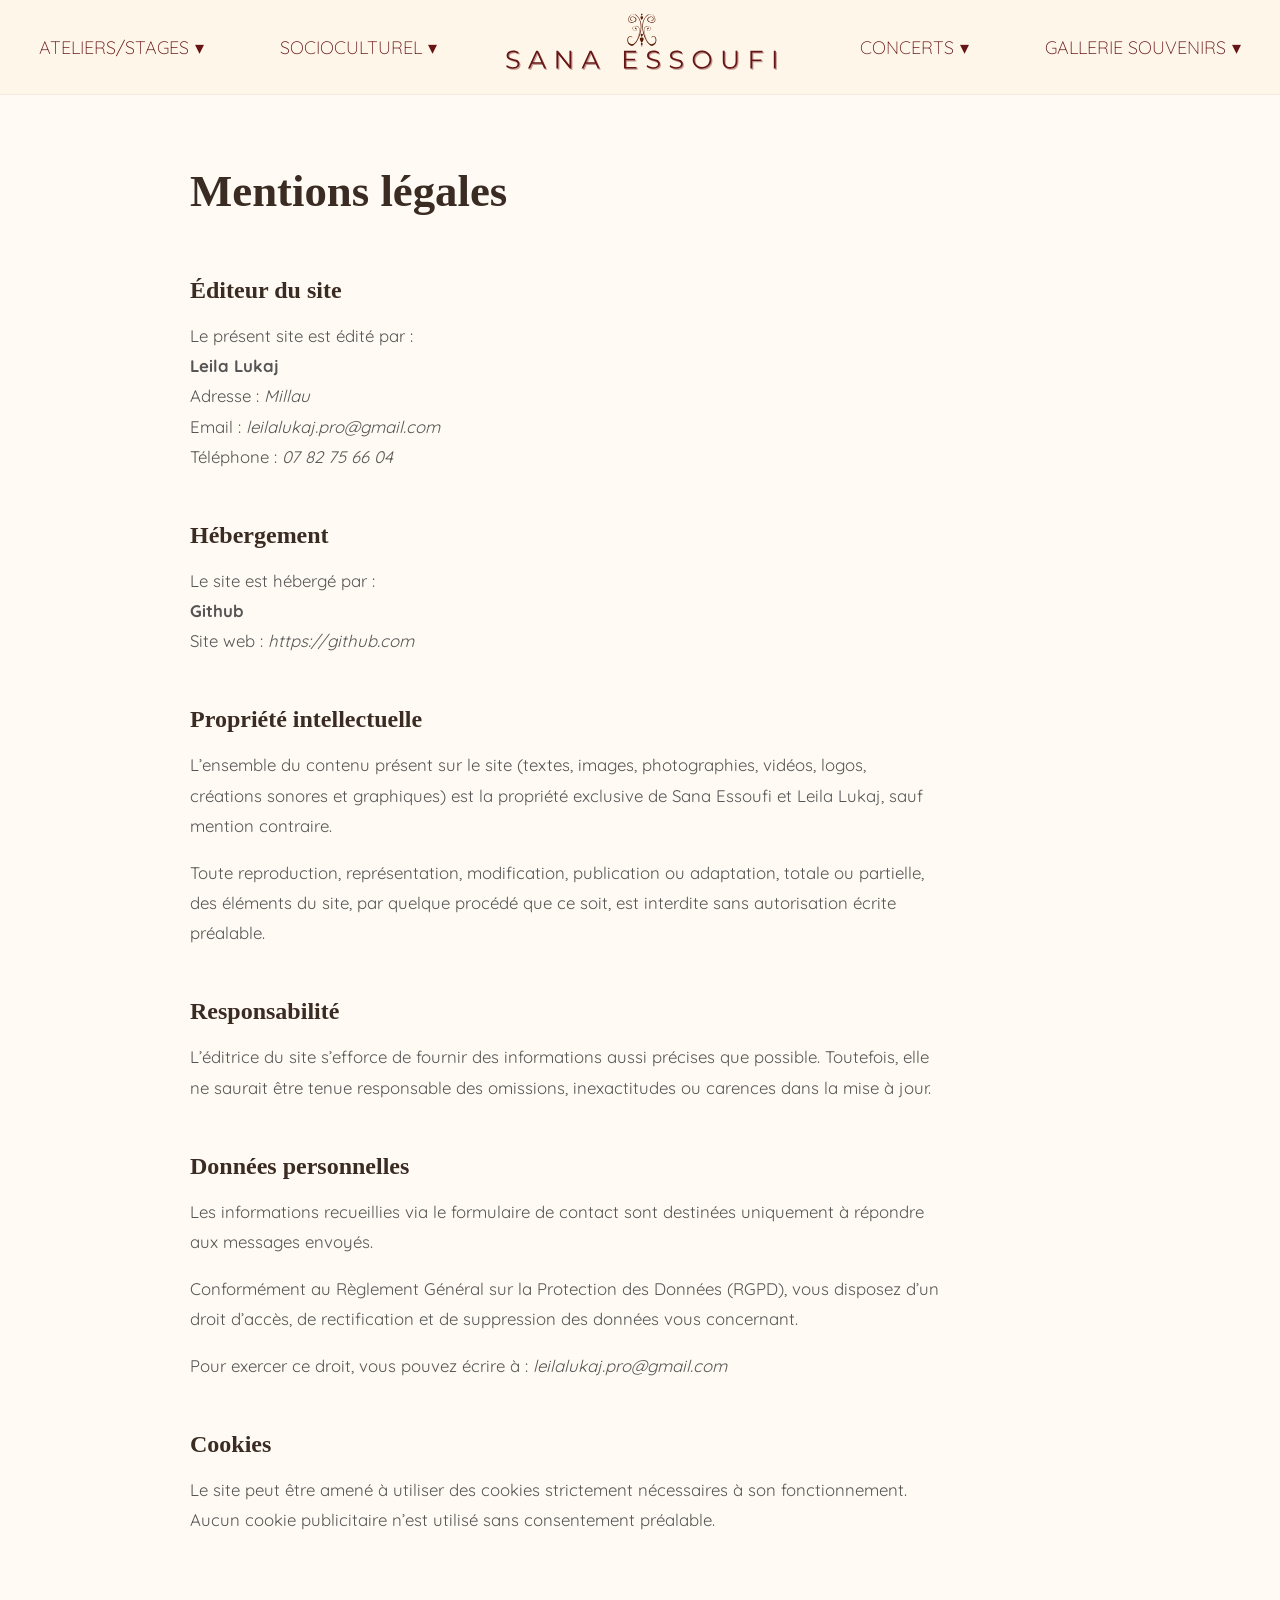
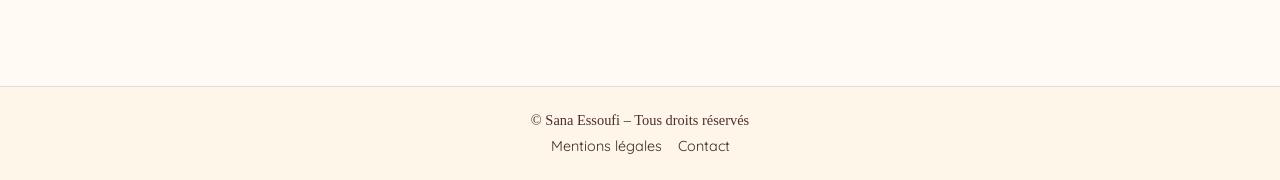
<file: mentions-legales.html>
<!DOCTYPE html>
<html lang="fr">
<head>
  <meta charset="UTF-8">
  <meta name="viewport" content="width=device-width, initial-scale=1.0">
  <title>Page Type - Chanteuse Poétesse</title>
  <link rel="stylesheet" href="style.css">
  <link href="https://fonts.googleapis.com/css2?family=Playfair+Display:wght@500&family=Raleway:wght@300&display=swap" rel="stylesheet">
  <style>
    /* Animation fade-in douce */
    .fade-in {
      opacity: 0;
      transform: translateY(20px);
      animation: fadeInUp 1.2s ease forwards;
    }

    @keyframes fadeInUp {
      from {
        opacity: 0;
        transform: translateY(20px);
      }
      to {
        opacity: 1;
        transform: translateY(0);
      }
    }

    /* Layout texte + photos côte à côte */
    .page-content {
      max-width: 1100px;
      margin: 60px auto;
      padding: 20px;
      display: flex;
      flex-wrap: wrap;
      gap: 40px;
      align-items: center;
    }

    .page-text {
      flex: 1 1 50%;
      font-size: 18px;
      line-height: 1.8;
      text-align: left;
    }

    .page-text h1 {
      font-family: 'Playfair Display', serif;
      font-size: 32px;
      margin-bottom: 20px;
      color: #2c2c2c;
    }

    .page-photos {
      flex: 1 1 50%;
      display: flex;
      flex-direction: column;
      gap: 20px;
    }

    .page-photos img {
      width: 100%;
      border-radius: 8px;
      box-shadow: 0 4px 12px rgba(0,0,0,0.1);
      transition: transform 0.3s;
    }

    .page-photos img:hover {
      transform: scale(1.03);
    }

    /* Responsive : sur mobile texte au-dessus */
    @media(max-width: 768px) {
      .page-content {
        flex-direction: column;
      }
      .page-text, .page-photos {
        flex: 1 1 100%;
      }
    }
  </style>
<script>
  window.addEventListener('scroll', function() {
    const header = document.querySelector('header');
    if (window.scrollY > 10) {
      header.classList.add('scrolled');
    } else {
      header.classList.remove('scrolled');
    }
  });
</script>
<script>
document.addEventListener('DOMContentLoaded', function() {
  const buttons = document.querySelectorAll('.menu-btn');

  buttons.forEach(btn => {
    btn.addEventListener('click', function(e) {
      e.stopPropagation(); 

      const parent = this.closest('.menu-deroulant');
      const isOpen = parent.classList.contains('open');

      // fermer tous les autres menus
      document.querySelectorAll('.menu-deroulant.open').forEach(el => {
        if (el !== parent) {
          el.classList.remove('open');
          const b = el.querySelector('.menu-btn');
          if (b) b.setAttribute('aria-expanded', 'false');
          const sm = el.querySelector('.sous-menu');
          if (sm) sm.setAttribute('aria-hidden', 'true');
        }
      });

      // basculer le menu cliqué
      if (isOpen) {
        parent.classList.remove('open');
        this.setAttribute('aria-expanded', 'false');
        parent.querySelector('.sous-menu').setAttribute('aria-hidden', 'true');
      } else {
        parent.classList.add('open');
        this.setAttribute('aria-expanded', 'true');
        parent.querySelector('.sous-menu').setAttribute('aria-hidden', 'false');
      }
    });
  });

  // fermer menus si on clique ailleurs
  document.addEventListener('click', function() {
    document.querySelectorAll('.menu-deroulant.open').forEach(el => {
      el.classList.remove('open');
      const b = el.querySelector('.menu-btn');
      if (b) b.setAttribute('aria-expanded', 'false');
      const sm = el.querySelector('.sous-menu');
      if (sm) sm.setAttribute('aria-hidden', 'true');
    });
  });

  // fermer avec Échap
  document.addEventListener('keydown', function(e) {
    if (e.key === 'Escape') {
      document.querySelectorAll('.menu-deroulant.open').forEach(el => {
        el.classList.remove('open');
        const b = el.querySelector('.menu-btn');
        if (b) b.setAttribute('aria-expanded', 'false');
        const sm = el.querySelector('.sous-menu');
        if (sm) sm.setAttribute('aria-hidden', 'true');
      });
    }
  });
});
</script>
<body>

  <!-- HEADER -->
  <header>
<nav class="site-nav">
  <ul class="main-nav">
    <li class="menu-deroulant">
      <button class="menu-btn" aria-expanded="false">ATELIERS/STAGES <span class="arrow">▾</span></button>
      <ul class="sous-menu" aria-hidden="true">
        <li><a href="explore.html">EXPLORE TA VOIX</a></li>
        <li><a href="bebe.html">CHANTER AVEC BÉBÉ</a></li>
      </ul>
    </li>

    <li class="menu-deroulant">
      <button class="menu-btn" aria-expanded="false">SOCIOCULTUREL <span class="arrow">▾</span></button>
      <ul class="sous-menu" aria-hidden="true">
        <li><a href="chant-des-mots.html">LE CHANT DES MOTS</a></li>
        <li><a href="corps-melodie.html">LE CORPS MÉLODIE</a></li>
        <li><a href="femmes-poesie.html">FEMMES & POÉSIE</a></li>
      </ul>
    </li>

   <!-- LOGO AU CENTRE -->
<li class="logo">
  <a href="index.html">
    <svg class="logo-svg" xmlns="http://www.w3.org/2000/svg" viewBox="50 10 400 90" preserveAspectRatio="xMidYMid meet">
      <!-- SVG exact ici -->
<svg xmlns="http://www.w3.org/2000/svg" xmlns:xlink="http://www.w3.org/1999/xlink" width="500" zoomAndPan="magnify" viewBox="0 0 375 74.999997" height="100" preserveAspectRatio="xMidYMid meet" version="1.0"><defs><g/><clipPath id="e8eaeaf152"><rect x="0" width="273" y="0" height="32"/></clipPath></defs><path fill="#5c1d05" d="M 189.800781 15.601562 C 190.957031 16.238281 192.75 15.660156 192.34375 13.695312 C 191.9375 11.730469 189.570312 10.921875 187.203125 12.828125 C 184.832031 14.734375 186.738281 18.777344 192.113281 17.625 C 197.484375 16.46875 190.839844 3.183594 183.851562 12.945312 C 176.863281 22.707031 186.625 42 191.476562 40.039062 C 196.328125 38.074219 195.695312 31.546875 192.863281 30.96875 C 190.03125 30.390625 190.089844 32.46875 190.089844 32.46875 C 190.089844 32.46875 191.246094 31.171875 192.890625 31.546875 C 194.539062 31.921875 195.636719 38.074219 190.785156 38.59375 C 185.929688 39.113281 182.496094 26.925781 182.234375 24.441406 C 181.972656 21.957031 181.308594 13.8125 187.664062 10.144531 C 187.664062 10.144531 190.175781 8.785156 192.199219 11.242188 C 194.222656 13.695312 193.933594 16.757812 191.996094 17.132812 C 190.0625 17.507812 186.394531 17.015625 187.085938 14.386719 C 187.78125 11.761719 191.507812 11.527344 191.824219 13.695312 C 192.140625 15.863281 189.800781 15.601562 189.800781 15.601562 " fill-opacity="1" fill-rule="nonzero"/><path fill="#5c1d05" d="M 186.027344 34.050781 C 186.027344 34.050781 181.90625 26.886719 183.332031 23.113281 C 184.757812 19.335938 191.074219 21.148438 189.839844 23.957031 C 188.609375 26.769531 185.949219 25.578125 185.910156 24.496094 C 185.875 23.417969 186.527344 22.609375 187.144531 22.570312 C 187.144531 22.570312 187.585938 22.457031 187.722656 23.074219 C 187.855469 23.6875 186.335938 23.863281 186.335938 23.863281 C 186.335938 23.863281 185.757812 24.902344 187.066406 25.402344 C 188.375 25.902344 190.109375 24.035156 189.53125 22.589844 C 188.953125 21.148438 185.835938 20.761719 184.582031 21.9375 C 183.332031 23.113281 182.964844 24.460938 183.734375 27.945312 C 184.507812 31.429688 186.085938 33.625 186.027344 34.050781 " fill-opacity="1" fill-rule="nonzero"/><path fill="#5c1d05" d="M 172.226562 15.601562 C 171.074219 16.238281 169.28125 15.660156 169.6875 13.695312 C 170.089844 11.730469 172.460938 10.921875 174.828125 12.828125 C 177.195312 14.734375 175.289062 18.777344 169.917969 17.625 C 164.546875 16.46875 171.1875 3.183594 178.179688 12.945312 C 185.167969 22.707031 175.40625 42 170.554688 40.039062 C 165.699219 38.074219 166.335938 31.546875 169.167969 30.96875 C 171.996094 30.390625 171.941406 32.46875 171.941406 32.46875 C 171.941406 32.46875 170.785156 31.171875 169.136719 31.546875 C 167.492188 31.921875 166.394531 38.074219 171.246094 38.59375 C 176.097656 39.113281 179.535156 26.925781 179.796875 24.441406 C 180.054688 21.957031 180.71875 13.8125 174.367188 10.144531 C 174.367188 10.144531 171.851562 8.785156 169.832031 11.242188 C 167.808594 13.695312 168.097656 16.757812 170.035156 17.132812 C 171.96875 17.507812 175.636719 17.015625 174.945312 14.386719 C 174.25 11.761719 170.523438 11.527344 170.207031 13.695312 C 169.890625 15.863281 172.226562 15.601562 172.226562 15.601562 " fill-opacity="1" fill-rule="nonzero"/><path fill="#5c1d05" d="M 176.003906 34.050781 C 176.003906 34.050781 180.125 26.886719 178.699219 23.113281 C 177.273438 19.335938 170.957031 21.148438 172.191406 23.957031 C 173.421875 26.769531 176.078125 25.578125 176.117188 24.496094 C 176.15625 23.417969 175.5 22.609375 174.886719 22.570312 C 174.886719 22.570312 174.441406 22.457031 174.308594 23.074219 C 174.171875 23.6875 175.695312 23.863281 175.695312 23.863281 C 175.695312 23.863281 176.273438 24.902344 174.960938 25.402344 C 173.652344 25.902344 171.921875 24.035156 172.5 22.589844 C 173.074219 21.148438 176.195312 20.761719 177.445312 21.9375 C 178.699219 23.113281 179.0625 24.460938 178.292969 27.945312 C 177.523438 31.429688 175.945312 33.625 176.003906 34.050781 " fill-opacity="1" fill-rule="nonzero"/><path fill="#5c1d05" d="M 180.945312 32.0625 C 180.945312 32.0625 178.980469 31.890625 179.058594 33.433594 C 179.132812 34.972656 180.945312 37.285156 180.945312 37.285156 C 180.945312 37.285156 182.753906 34.972656 182.832031 33.433594 C 182.910156 31.890625 180.945312 32.0625 180.945312 32.0625 " fill-opacity="1" fill-rule="nonzero"/><path fill="#5c1d05" d="M 180.945312 28.542969 C 180.945312 28.542969 179.816406 28.441406 179.859375 29.328125 C 179.902344 30.214844 180.945312 31.542969 180.945312 31.542969 C 180.945312 31.542969 181.984375 30.214844 182.027344 29.328125 C 182.074219 28.441406 180.945312 28.542969 180.945312 28.542969 " fill-opacity="1" fill-rule="nonzero"/><path fill="#5c1d05" d="M 180.945312 11.550781 C 180.945312 11.550781 179.574219 11.429688 179.628906 12.503906 C 179.679688 13.578125 180.945312 15.191406 180.945312 15.191406 C 180.945312 15.191406 182.207031 13.578125 182.261719 12.503906 C 182.3125 11.429688 180.945312 11.550781 180.945312 11.550781 " fill-opacity="1" fill-rule="nonzero"/><path fill="#5c1d05" d="M 180.945312 9.09375 C 180.945312 9.09375 180.15625 9.023438 180.1875 9.640625 C 180.21875 10.257812 180.945312 11.1875 180.945312 11.1875 C 180.945312 11.1875 181.671875 10.257812 181.699219 9.640625 C 181.730469 9.023438 180.945312 9.09375 180.945312 9.09375 " fill-opacity="1" fill-rule="nonzero"/><path fill="#5c1d05" d="M 181.867188 38.410156 C 181.867188 38.921875 181.453125 39.335938 180.945312 39.335938 C 180.433594 39.335938 180.019531 38.921875 180.019531 38.410156 C 180.019531 37.898438 180.433594 37.484375 180.945312 37.484375 C 181.453125 37.484375 181.867188 37.898438 181.867188 38.410156 " fill-opacity="1" fill-rule="nonzero"/><path fill="#5c1d05" d="M 181.539062 40.164062 C 181.539062 40.492188 181.273438 40.757812 180.945312 40.757812 C 180.613281 40.757812 180.347656 40.492188 180.347656 40.164062 C 180.347656 39.832031 180.613281 39.566406 180.945312 39.566406 C 181.273438 39.566406 181.539062 39.832031 181.539062 40.164062 " fill-opacity="1" fill-rule="nonzero"/><g transform="matrix(1, 0, 0, 1, 48, 39)"><g clip-path="url(#e8eaeaf152)"><g fill="#661414" fill-opacity="0.4"><g transform="translate(2.131263, 24.152197)"><g><path d="M 7.53125 0.140625 C 6.257812 0.140625 5.035156 -0.0625 3.859375 -0.46875 C 2.691406 -0.875 1.789062 -1.414062 1.15625 -2.09375 L 1.859375 -3.484375 C 2.484375 -2.859375 3.3125 -2.351562 4.34375 -1.96875 C 5.375 -1.59375 6.4375 -1.40625 7.53125 -1.40625 C 9.070312 -1.40625 10.226562 -1.6875 11 -2.25 C 11.769531 -2.8125 12.15625 -3.539062 12.15625 -4.4375 C 12.15625 -5.125 11.945312 -5.671875 11.53125 -6.078125 C 11.113281 -6.492188 10.597656 -6.8125 9.984375 -7.03125 C 9.378906 -7.25 8.539062 -7.488281 7.46875 -7.75 C 6.164062 -8.082031 5.128906 -8.398438 4.359375 -8.703125 C 3.597656 -9.003906 2.941406 -9.460938 2.390625 -10.078125 C 1.847656 -10.703125 1.578125 -11.546875 1.578125 -12.609375 C 1.578125 -13.484375 1.804688 -14.273438 2.265625 -14.984375 C 2.722656 -15.691406 3.425781 -16.257812 4.375 -16.6875 C 5.320312 -17.113281 6.5 -17.328125 7.90625 -17.328125 C 8.882812 -17.328125 9.84375 -17.191406 10.78125 -16.921875 C 11.726562 -16.648438 12.546875 -16.28125 13.234375 -15.8125 L 12.609375 -14.359375 C 11.890625 -14.835938 11.117188 -15.191406 10.296875 -15.421875 C 9.484375 -15.660156 8.6875 -15.78125 7.90625 -15.78125 C 6.394531 -15.78125 5.257812 -15.488281 4.5 -14.90625 C 3.738281 -14.332031 3.359375 -13.585938 3.359375 -12.671875 C 3.359375 -11.984375 3.566406 -11.429688 3.984375 -11.015625 C 4.398438 -10.597656 4.921875 -10.273438 5.546875 -10.046875 C 6.179688 -9.828125 7.03125 -9.585938 8.09375 -9.328125 C 9.351562 -9.015625 10.375 -8.707031 11.15625 -8.40625 C 11.9375 -8.101562 12.59375 -7.644531 13.125 -7.03125 C 13.664062 -6.414062 13.9375 -5.585938 13.9375 -4.546875 C 13.9375 -3.671875 13.703125 -2.878906 13.234375 -2.171875 C 12.773438 -1.460938 12.0625 -0.898438 11.09375 -0.484375 C 10.125 -0.0664062 8.9375 0.140625 7.53125 0.140625 Z M 7.53125 0.140625 "/></g></g></g><g fill="#661414" fill-opacity="0.4"><g transform="translate(24.279231, 24.152197)"><g><path d="M 13.578125 -4.59375 L 4 -4.59375 L 1.9375 0 L 0.046875 0 L 7.90625 -17.1875 L 9.703125 -17.1875 L 17.546875 0 L 15.640625 0 Z M 12.90625 -6.0625 L 8.78125 -15.296875 L 4.65625 -6.0625 Z M 12.90625 -6.0625 "/></g></g></g><g fill="#661414" fill-opacity="0.4"><g transform="translate(48.931758, 24.152197)"><g><path d="M 17.15625 -17.1875 L 17.15625 0 L 15.65625 0 L 4.609375 -13.9375 L 4.609375 0 L 2.796875 0 L 2.796875 -17.1875 L 4.296875 -17.1875 L 15.359375 -3.234375 L 15.359375 -17.1875 Z M 17.15625 -17.1875 "/></g></g></g><g fill="#661414" fill-opacity="0.4"><g transform="translate(75.941505, 24.152197)"><g><path d="M 13.578125 -4.59375 L 4 -4.59375 L 1.9375 0 L 0.046875 0 L 7.90625 -17.1875 L 9.703125 -17.1875 L 17.546875 0 L 15.640625 0 Z M 12.90625 -6.0625 L 8.78125 -15.296875 L 4.65625 -6.0625 Z M 12.90625 -6.0625 "/></g></g></g><g fill="#661414" fill-opacity="0.4"><g transform="translate(100.594032, 24.152197)"><g/></g></g><g fill="#661414" fill-opacity="0.4"><g transform="translate(114.074318, 24.152197)"><g><path d="M 14.953125 -1.578125 L 14.953125 0 L 2.796875 0 L 2.796875 -17.1875 L 14.578125 -17.1875 L 14.578125 -15.609375 L 4.609375 -15.609375 L 4.609375 -9.5 L 13.5 -9.5 L 13.5 -7.953125 L 4.609375 -7.953125 L 4.609375 -1.578125 Z M 14.953125 -1.578125 "/></g></g></g><g fill="#661414" fill-opacity="0.4"><g transform="translate(137.548234, 24.152197)"><g><path d="M 7.53125 0.140625 C 6.257812 0.140625 5.035156 -0.0625 3.859375 -0.46875 C 2.691406 -0.875 1.789062 -1.414062 1.15625 -2.09375 L 1.859375 -3.484375 C 2.484375 -2.859375 3.3125 -2.351562 4.34375 -1.96875 C 5.375 -1.59375 6.4375 -1.40625 7.53125 -1.40625 C 9.070312 -1.40625 10.226562 -1.6875 11 -2.25 C 11.769531 -2.8125 12.15625 -3.539062 12.15625 -4.4375 C 12.15625 -5.125 11.945312 -5.671875 11.53125 -6.078125 C 11.113281 -6.492188 10.597656 -6.8125 9.984375 -7.03125 C 9.378906 -7.25 8.539062 -7.488281 7.46875 -7.75 C 6.164062 -8.082031 5.128906 -8.398438 4.359375 -8.703125 C 3.597656 -9.003906 2.941406 -9.460938 2.390625 -10.078125 C 1.847656 -10.703125 1.578125 -11.546875 1.578125 -12.609375 C 1.578125 -13.484375 1.804688 -14.273438 2.265625 -14.984375 C 2.722656 -15.691406 3.425781 -16.257812 4.375 -16.6875 C 5.320312 -17.113281 6.5 -17.328125 7.90625 -17.328125 C 8.882812 -17.328125 9.84375 -17.191406 10.78125 -16.921875 C 11.726562 -16.648438 12.546875 -16.28125 13.234375 -15.8125 L 12.609375 -14.359375 C 11.890625 -14.835938 11.117188 -15.191406 10.296875 -15.421875 C 9.484375 -15.660156 8.6875 -15.78125 7.90625 -15.78125 C 6.394531 -15.78125 5.257812 -15.488281 4.5 -14.90625 C 3.738281 -14.332031 3.359375 -13.585938 3.359375 -12.671875 C 3.359375 -11.984375 3.566406 -11.429688 3.984375 -11.015625 C 4.398438 -10.597656 4.921875 -10.273438 5.546875 -10.046875 C 6.179688 -9.828125 7.03125 -9.585938 8.09375 -9.328125 C 9.351562 -9.015625 10.375 -8.707031 11.15625 -8.40625 C 11.9375 -8.101562 12.59375 -7.644531 13.125 -7.03125 C 13.664062 -6.414062 13.9375 -5.585938 13.9375 -4.546875 C 13.9375 -3.671875 13.703125 -2.878906 13.234375 -2.171875 C 12.773438 -1.460938 12.0625 -0.898438 11.09375 -0.484375 C 10.125 -0.0664062 8.9375 0.140625 7.53125 0.140625 Z M 7.53125 0.140625 "/></g></g></g><g fill="#661414" fill-opacity="0.4"><g transform="translate(159.696203, 24.152197)"><g><path d="M 7.53125 0.140625 C 6.257812 0.140625 5.035156 -0.0625 3.859375 -0.46875 C 2.691406 -0.875 1.789062 -1.414062 1.15625 -2.09375 L 1.859375 -3.484375 C 2.484375 -2.859375 3.3125 -2.351562 4.34375 -1.96875 C 5.375 -1.59375 6.4375 -1.40625 7.53125 -1.40625 C 9.070312 -1.40625 10.226562 -1.6875 11 -2.25 C 11.769531 -2.8125 12.15625 -3.539062 12.15625 -4.4375 C 12.15625 -5.125 11.945312 -5.671875 11.53125 -6.078125 C 11.113281 -6.492188 10.597656 -6.8125 9.984375 -7.03125 C 9.378906 -7.25 8.539062 -7.488281 7.46875 -7.75 C 6.164062 -8.082031 5.128906 -8.398438 4.359375 -8.703125 C 3.597656 -9.003906 2.941406 -9.460938 2.390625 -10.078125 C 1.847656 -10.703125 1.578125 -11.546875 1.578125 -12.609375 C 1.578125 -13.484375 1.804688 -14.273438 2.265625 -14.984375 C 2.722656 -15.691406 3.425781 -16.257812 4.375 -16.6875 C 5.320312 -17.113281 6.5 -17.328125 7.90625 -17.328125 C 8.882812 -17.328125 9.84375 -17.191406 10.78125 -16.921875 C 11.726562 -16.648438 12.546875 -16.28125 13.234375 -15.8125 L 12.609375 -14.359375 C 11.890625 -14.835938 11.117188 -15.191406 10.296875 -15.421875 C 9.484375 -15.660156 8.6875 -15.78125 7.90625 -15.78125 C 6.394531 -15.78125 5.257812 -15.488281 4.5 -14.90625 C 3.738281 -14.332031 3.359375 -13.585938 3.359375 -12.671875 C 3.359375 -11.984375 3.566406 -11.429688 3.984375 -11.015625 C 4.398438 -10.597656 4.921875 -10.273438 5.546875 -10.046875 C 6.179688 -9.828125 7.03125 -9.585938 8.09375 -9.328125 C 9.351562 -9.015625 10.375 -8.707031 11.15625 -8.40625 C 11.9375 -8.101562 12.59375 -7.644531 13.125 -7.03125 C 13.664062 -6.414062 13.9375 -5.585938 13.9375 -4.546875 C 13.9375 -3.671875 13.703125 -2.878906 13.234375 -2.171875 C 12.773438 -1.460938 12.0625 -0.898438 11.09375 -0.484375 C 10.125 -0.0664062 8.9375 0.140625 7.53125 0.140625 Z M 7.53125 0.140625 "/></g></g></g><g fill="#661414" fill-opacity="0.4"><g transform="translate(181.844171, 24.152197)"><g><path d="M 10.3125 0.140625 C 8.601562 0.140625 7.054688 -0.238281 5.671875 -1 C 4.296875 -1.757812 3.21875 -2.800781 2.4375 -4.125 C 1.664062 -5.445312 1.28125 -6.9375 1.28125 -8.59375 C 1.28125 -10.25 1.664062 -11.738281 2.4375 -13.0625 C 3.21875 -14.382812 4.296875 -15.425781 5.671875 -16.1875 C 7.054688 -16.945312 8.601562 -17.328125 10.3125 -17.328125 C 12.007812 -17.328125 13.539062 -16.953125 14.90625 -16.203125 C 16.28125 -15.453125 17.359375 -14.410156 18.140625 -13.078125 C 18.921875 -11.742188 19.3125 -10.25 19.3125 -8.59375 C 19.3125 -6.9375 18.921875 -5.441406 18.140625 -4.109375 C 17.359375 -2.773438 16.28125 -1.734375 14.90625 -0.984375 C 13.539062 -0.234375 12.007812 0.140625 10.3125 0.140625 Z M 10.3125 -1.46875 C 11.664062 -1.46875 12.890625 -1.773438 13.984375 -2.390625 C 15.085938 -3.003906 15.945312 -3.851562 16.5625 -4.9375 C 17.1875 -6.03125 17.5 -7.25 17.5 -8.59375 C 17.5 -9.9375 17.1875 -11.148438 16.5625 -12.234375 C 15.945312 -13.328125 15.085938 -14.175781 13.984375 -14.78125 C 12.890625 -15.394531 11.664062 -15.703125 10.3125 -15.703125 C 8.945312 -15.703125 7.710938 -15.394531 6.609375 -14.78125 C 5.503906 -14.175781 4.632812 -13.328125 4 -12.234375 C 3.375 -11.148438 3.0625 -9.9375 3.0625 -8.59375 C 3.0625 -7.25 3.375 -6.03125 4 -4.9375 C 4.632812 -3.851562 5.503906 -3.003906 6.609375 -2.390625 C 7.710938 -1.773438 8.945312 -1.46875 10.3125 -1.46875 Z M 10.3125 -1.46875 "/></g></g></g><g fill="#661414" fill-opacity="0.4"><g transform="translate(209.49232, 24.152197)"><g><path d="M 9.71875 0.140625 C 7.488281 0.140625 5.753906 -0.492188 4.515625 -1.765625 C 3.273438 -3.046875 2.65625 -4.90625 2.65625 -7.34375 L 2.65625 -17.1875 L 4.46875 -17.1875 L 4.46875 -7.40625 C 4.46875 -5.414062 4.914062 -3.925781 5.8125 -2.9375 C 6.71875 -1.957031 8.019531 -1.46875 9.71875 -1.46875 C 11.4375 -1.46875 12.742188 -1.957031 13.640625 -2.9375 C 14.546875 -3.925781 15 -5.414062 15 -7.40625 L 15 -17.1875 L 16.765625 -17.1875 L 16.765625 -7.34375 C 16.765625 -4.90625 16.144531 -3.046875 14.90625 -1.765625 C 13.675781 -0.492188 11.945312 0.140625 9.71875 0.140625 Z M 9.71875 0.140625 "/></g></g></g><g fill="#661414" fill-opacity="0.4"><g transform="translate(235.986432, 24.152197)"><g><path d="M 4.609375 -15.609375 L 4.609375 -8.859375 L 13.5 -8.859375 L 13.5 -7.296875 L 4.609375 -7.296875 L 4.609375 0 L 2.796875 0 L 2.796875 -17.1875 L 14.578125 -17.1875 L 14.578125 -15.609375 Z M 4.609375 -15.609375 "/></g></g></g><g fill="#661414" fill-opacity="0.4"><g transform="translate(258.576383, 24.152197)"><g><path d="M 2.796875 -17.1875 L 4.609375 -17.1875 L 4.609375 0 L 2.796875 0 Z M 2.796875 -17.1875 "/></g></g></g><g fill="#661414" fill-opacity="1"><g transform="translate(1.04611, 23.067044)"><g><path d="M 7.53125 0.140625 C 6.257812 0.140625 5.035156 -0.0625 3.859375 -0.46875 C 2.691406 -0.875 1.789062 -1.414062 1.15625 -2.09375 L 1.859375 -3.484375 C 2.484375 -2.859375 3.3125 -2.351562 4.34375 -1.96875 C 5.375 -1.59375 6.4375 -1.40625 7.53125 -1.40625 C 9.070312 -1.40625 10.226562 -1.6875 11 -2.25 C 11.769531 -2.8125 12.15625 -3.539062 12.15625 -4.4375 C 12.15625 -5.125 11.945312 -5.671875 11.53125 -6.078125 C 11.113281 -6.492188 10.597656 -6.8125 9.984375 -7.03125 C 9.378906 -7.25 8.539062 -7.488281 7.46875 -7.75 C 6.164062 -8.082031 5.128906 -8.398438 4.359375 -8.703125 C 3.597656 -9.003906 2.941406 -9.460938 2.390625 -10.078125 C 1.847656 -10.703125 1.578125 -11.546875 1.578125 -12.609375 C 1.578125 -13.484375 1.804688 -14.273438 2.265625 -14.984375 C 2.722656 -15.691406 3.425781 -16.257812 4.375 -16.6875 C 5.320312 -17.113281 6.5 -17.328125 7.90625 -17.328125 C 8.882812 -17.328125 9.84375 -17.191406 10.78125 -16.921875 C 11.726562 -16.648438 12.546875 -16.28125 13.234375 -15.8125 L 12.609375 -14.359375 C 11.890625 -14.835938 11.117188 -15.191406 10.296875 -15.421875 C 9.484375 -15.660156 8.6875 -15.78125 7.90625 -15.78125 C 6.394531 -15.78125 5.257812 -15.488281 4.5 -14.90625 C 3.738281 -14.332031 3.359375 -13.585938 3.359375 -12.671875 C 3.359375 -11.984375 3.566406 -11.429688 3.984375 -11.015625 C 4.398438 -10.597656 4.921875 -10.273438 5.546875 -10.046875 C 6.179688 -9.828125 7.03125 -9.585938 8.09375 -9.328125 C 9.351562 -9.015625 10.375 -8.707031 11.15625 -8.40625 C 11.9375 -8.101562 12.59375 -7.644531 13.125 -7.03125 C 13.664062 -6.414062 13.9375 -5.585938 13.9375 -4.546875 C 13.9375 -3.671875 13.703125 -2.878906 13.234375 -2.171875 C 12.773438 -1.460938 12.0625 -0.898438 11.09375 -0.484375 C 10.125 -0.0664062 8.9375 0.140625 7.53125 0.140625 Z M 7.53125 0.140625 "/></g></g></g><g fill="#661414" fill-opacity="1"><g transform="translate(23.194079, 23.067044)"><g><path d="M 13.578125 -4.59375 L 4 -4.59375 L 1.9375 0 L 0.046875 0 L 7.90625 -17.1875 L 9.703125 -17.1875 L 17.546875 0 L 15.640625 0 Z M 12.90625 -6.0625 L 8.78125 -15.296875 L 4.65625 -6.0625 Z M 12.90625 -6.0625 "/></g></g></g><g fill="#661414" fill-opacity="1"><g transform="translate(47.846605, 23.067044)"><g><path d="M 17.15625 -17.1875 L 17.15625 0 L 15.65625 0 L 4.609375 -13.9375 L 4.609375 0 L 2.796875 0 L 2.796875 -17.1875 L 4.296875 -17.1875 L 15.359375 -3.234375 L 15.359375 -17.1875 Z M 17.15625 -17.1875 "/></g></g></g><g fill="#661414" fill-opacity="1"><g transform="translate(74.856353, 23.067044)"><g><path d="M 13.578125 -4.59375 L 4 -4.59375 L 1.9375 0 L 0.046875 0 L 7.90625 -17.1875 L 9.703125 -17.1875 L 17.546875 0 L 15.640625 0 Z M 12.90625 -6.0625 L 8.78125 -15.296875 L 4.65625 -6.0625 Z M 12.90625 -6.0625 "/></g></g></g><g fill="#661414" fill-opacity="1"><g transform="translate(99.508879, 23.067044)"><g/></g></g><g fill="#661414" fill-opacity="1"><g transform="translate(112.989165, 23.067044)"><g><path d="M 14.953125 -1.578125 L 14.953125 0 L 2.796875 0 L 2.796875 -17.1875 L 14.578125 -17.1875 L 14.578125 -15.609375 L 4.609375 -15.609375 L 4.609375 -9.5 L 13.5 -9.5 L 13.5 -7.953125 L 4.609375 -7.953125 L 4.609375 -1.578125 Z M 14.953125 -1.578125 "/></g></g></g><g fill="#661414" fill-opacity="1"><g transform="translate(136.463082, 23.067044)"><g><path d="M 7.53125 0.140625 C 6.257812 0.140625 5.035156 -0.0625 3.859375 -0.46875 C 2.691406 -0.875 1.789062 -1.414062 1.15625 -2.09375 L 1.859375 -3.484375 C 2.484375 -2.859375 3.3125 -2.351562 4.34375 -1.96875 C 5.375 -1.59375 6.4375 -1.40625 7.53125 -1.40625 C 9.070312 -1.40625 10.226562 -1.6875 11 -2.25 C 11.769531 -2.8125 12.15625 -3.539062 12.15625 -4.4375 C 12.15625 -5.125 11.945312 -5.671875 11.53125 -6.078125 C 11.113281 -6.492188 10.597656 -6.8125 9.984375 -7.03125 C 9.378906 -7.25 8.539062 -7.488281 7.46875 -7.75 C 6.164062 -8.082031 5.128906 -8.398438 4.359375 -8.703125 C 3.597656 -9.003906 2.941406 -9.460938 2.390625 -10.078125 C 1.847656 -10.703125 1.578125 -11.546875 1.578125 -12.609375 C 1.578125 -13.484375 1.804688 -14.273438 2.265625 -14.984375 C 2.722656 -15.691406 3.425781 -16.257812 4.375 -16.6875 C 5.320312 -17.113281 6.5 -17.328125 7.90625 -17.328125 C 8.882812 -17.328125 9.84375 -17.191406 10.78125 -16.921875 C 11.726562 -16.648438 12.546875 -16.28125 13.234375 -15.8125 L 12.609375 -14.359375 C 11.890625 -14.835938 11.117188 -15.191406 10.296875 -15.421875 C 9.484375 -15.660156 8.6875 -15.78125 7.90625 -15.78125 C 6.394531 -15.78125 5.257812 -15.488281 4.5 -14.90625 C 3.738281 -14.332031 3.359375 -13.585938 3.359375 -12.671875 C 3.359375 -11.984375 3.566406 -11.429688 3.984375 -11.015625 C 4.398438 -10.597656 4.921875 -10.273438 5.546875 -10.046875 C 6.179688 -9.828125 7.03125 -9.585938 8.09375 -9.328125 C 9.351562 -9.015625 10.375 -8.707031 11.15625 -8.40625 C 11.9375 -8.101562 12.59375 -7.644531 13.125 -7.03125 C 13.664062 -6.414062 13.9375 -5.585938 13.9375 -4.546875 C 13.9375 -3.671875 13.703125 -2.878906 13.234375 -2.171875 C 12.773438 -1.460938 12.0625 -0.898438 11.09375 -0.484375 C 10.125 -0.0664062 8.9375 0.140625 7.53125 0.140625 Z M 7.53125 0.140625 "/></g></g></g><g fill="#661414" fill-opacity="1"><g transform="translate(158.61105, 23.067044)"><g><path d="M 7.53125 0.140625 C 6.257812 0.140625 5.035156 -0.0625 3.859375 -0.46875 C 2.691406 -0.875 1.789062 -1.414062 1.15625 -2.09375 L 1.859375 -3.484375 C 2.484375 -2.859375 3.3125 -2.351562 4.34375 -1.96875 C 5.375 -1.59375 6.4375 -1.40625 7.53125 -1.40625 C 9.070312 -1.40625 10.226562 -1.6875 11 -2.25 C 11.769531 -2.8125 12.15625 -3.539062 12.15625 -4.4375 C 12.15625 -5.125 11.945312 -5.671875 11.53125 -6.078125 C 11.113281 -6.492188 10.597656 -6.8125 9.984375 -7.03125 C 9.378906 -7.25 8.539062 -7.488281 7.46875 -7.75 C 6.164062 -8.082031 5.128906 -8.398438 4.359375 -8.703125 C 3.597656 -9.003906 2.941406 -9.460938 2.390625 -10.078125 C 1.847656 -10.703125 1.578125 -11.546875 1.578125 -12.609375 C 1.578125 -13.484375 1.804688 -14.273438 2.265625 -14.984375 C 2.722656 -15.691406 3.425781 -16.257812 4.375 -16.6875 C 5.320312 -17.113281 6.5 -17.328125 7.90625 -17.328125 C 8.882812 -17.328125 9.84375 -17.191406 10.78125 -16.921875 C 11.726562 -16.648438 12.546875 -16.28125 13.234375 -15.8125 L 12.609375 -14.359375 C 11.890625 -14.835938 11.117188 -15.191406 10.296875 -15.421875 C 9.484375 -15.660156 8.6875 -15.78125 7.90625 -15.78125 C 6.394531 -15.78125 5.257812 -15.488281 4.5 -14.90625 C 3.738281 -14.332031 3.359375 -13.585938 3.359375 -12.671875 C 3.359375 -11.984375 3.566406 -11.429688 3.984375 -11.015625 C 4.398438 -10.597656 4.921875 -10.273438 5.546875 -10.046875 C 6.179688 -9.828125 7.03125 -9.585938 8.09375 -9.328125 C 9.351562 -9.015625 10.375 -8.707031 11.15625 -8.40625 C 11.9375 -8.101562 12.59375 -7.644531 13.125 -7.03125 C 13.664062 -6.414062 13.9375 -5.585938 13.9375 -4.546875 C 13.9375 -3.671875 13.703125 -2.878906 13.234375 -2.171875 C 12.773438 -1.460938 12.0625 -0.898438 11.09375 -0.484375 C 10.125 -0.0664062 8.9375 0.140625 7.53125 0.140625 Z M 7.53125 0.140625 "/></g></g></g><g fill="#661414" fill-opacity="1"><g transform="translate(180.759019, 23.067044)"><g><path d="M 10.3125 0.140625 C 8.601562 0.140625 7.054688 -0.238281 5.671875 -1 C 4.296875 -1.757812 3.21875 -2.800781 2.4375 -4.125 C 1.664062 -5.445312 1.28125 -6.9375 1.28125 -8.59375 C 1.28125 -10.25 1.664062 -11.738281 2.4375 -13.0625 C 3.21875 -14.382812 4.296875 -15.425781 5.671875 -16.1875 C 7.054688 -16.945312 8.601562 -17.328125 10.3125 -17.328125 C 12.007812 -17.328125 13.539062 -16.953125 14.90625 -16.203125 C 16.28125 -15.453125 17.359375 -14.410156 18.140625 -13.078125 C 18.921875 -11.742188 19.3125 -10.25 19.3125 -8.59375 C 19.3125 -6.9375 18.921875 -5.441406 18.140625 -4.109375 C 17.359375 -2.773438 16.28125 -1.734375 14.90625 -0.984375 C 13.539062 -0.234375 12.007812 0.140625 10.3125 0.140625 Z M 10.3125 -1.46875 C 11.664062 -1.46875 12.890625 -1.773438 13.984375 -2.390625 C 15.085938 -3.003906 15.945312 -3.851562 16.5625 -4.9375 C 17.1875 -6.03125 17.5 -7.25 17.5 -8.59375 C 17.5 -9.9375 17.1875 -11.148438 16.5625 -12.234375 C 15.945312 -13.328125 15.085938 -14.175781 13.984375 -14.78125 C 12.890625 -15.394531 11.664062 -15.703125 10.3125 -15.703125 C 8.945312 -15.703125 7.710938 -15.394531 6.609375 -14.78125 C 5.503906 -14.175781 4.632812 -13.328125 4 -12.234375 C 3.375 -11.148438 3.0625 -9.9375 3.0625 -8.59375 C 3.0625 -7.25 3.375 -6.03125 4 -4.9375 C 4.632812 -3.851562 5.503906 -3.003906 6.609375 -2.390625 C 7.710938 -1.773438 8.945312 -1.46875 10.3125 -1.46875 Z M 10.3125 -1.46875 "/></g></g></g><g fill="#661414" fill-opacity="1"><g transform="translate(208.407168, 23.067044)"><g><path d="M 9.71875 0.140625 C 7.488281 0.140625 5.753906 -0.492188 4.515625 -1.765625 C 3.273438 -3.046875 2.65625 -4.90625 2.65625 -7.34375 L 2.65625 -17.1875 L 4.46875 -17.1875 L 4.46875 -7.40625 C 4.46875 -5.414062 4.914062 -3.925781 5.8125 -2.9375 C 6.71875 -1.957031 8.019531 -1.46875 9.71875 -1.46875 C 11.4375 -1.46875 12.742188 -1.957031 13.640625 -2.9375 C 14.546875 -3.925781 15 -5.414062 15 -7.40625 L 15 -17.1875 L 16.765625 -17.1875 L 16.765625 -7.34375 C 16.765625 -4.90625 16.144531 -3.046875 14.90625 -1.765625 C 13.675781 -0.492188 11.945312 0.140625 9.71875 0.140625 Z M 9.71875 0.140625 "/></g></g></g><g fill="#661414" fill-opacity="1"><g transform="translate(234.901279, 23.067044)"><g><path d="M 4.609375 -15.609375 L 4.609375 -8.859375 L 13.5 -8.859375 L 13.5 -7.296875 L 4.609375 -7.296875 L 4.609375 0 L 2.796875 0 L 2.796875 -17.1875 L 14.578125 -17.1875 L 14.578125 -15.609375 Z M 4.609375 -15.609375 "/></g></g></g><g fill="#661414" fill-opacity="1"><g transform="translate(257.49123, 23.067044)"><g><path d="M 2.796875 -17.1875 L 4.609375 -17.1875 L 4.609375 0 L 2.796875 0 Z M 2.796875 -17.1875 "/></g></g></g></g></g></svg>
    </svg>
  </a>
</li>

    <li class="menu-deroulant">
      <button class="menu-btn" aria-expanded="false">CONCERTS <span class="arrow">▾</span></button>
      <ul class="sous-menu" aria-hidden="true">
        <li><a href="choristes.html">LIE LE LIEN - CHORISTES</a></li>
        <li><a href="solos.html">LES SOLOS</a></li>
      </ul>
    </li>

    <li class="menu-deroulant">
      <button class="menu-btn" aria-expanded="false">GALLERIE SOUVENIRS <span class="arrow">▾</span></button>
      <ul class="sous-menu" aria-hidden="true">
        <li><a href="souvconcerts.html">CONCERTS</a></li>
        <li><a href="souvateliers.html">ATELIERS</a></li>
      </ul>
    </li>
  </ul>
</nav>
  </header>

<main class="mentions-page">

  <section class="mentions-container">

    <h1>Mentions légales</h1>

    <article>
      <h2>Éditeur du site</h2>
      <p>
        Le présent site est édité par :<br>
        <strong>Leila Lukaj</strong><br>
        Adresse : <em>Millau</em><br>
        Email : <em>leilalukaj.pro@gmail.com</em><br>
        Téléphone : <em>07 82 75 66 04</em>
      </p>
    </article>

 <article>
      <h2>Hébergement</h2>
      <p>
        Le site est hébergé par :<br>
        <strong>Github</strong><br>
        Site web : <em>https://github.com</em>
      </p>
    </article>

    <article>
      <h2>Propriété intellectuelle</h2>
      <p>
        L’ensemble du contenu présent sur le site (textes, images, photographies,
        vidéos, logos, créations sonores et graphiques) est la propriété exclusive
        de Sana Essoufi et Leila Lukaj, sauf mention contraire.
      </p>
      <p>
        Toute reproduction, représentation, modification, publication ou adaptation,
        totale ou partielle, des éléments du site, par quelque procédé que ce soit,
        est interdite sans autorisation écrite préalable.
      </p>
    </article>

    <article>
      <h2>Responsabilité</h2>
      <p>
        L’éditrice du site s’efforce de fournir des informations aussi précises que
        possible. Toutefois, elle ne saurait être tenue responsable des omissions,
        inexactitudes ou carences dans la mise à jour.
      </p>
    </article>

    <article>
      <h2>Données personnelles</h2>
      <p>
        Les informations recueillies via le formulaire de contact sont destinées
        uniquement à répondre aux messages envoyés.
      </p>
      <p>
        Conformément au Règlement Général sur la Protection des Données (RGPD),
        vous disposez d’un droit d’accès, de rectification et de suppression des
        données vous concernant.
      </p>
      <p>
        Pour exercer ce droit, vous pouvez écrire à :
        <em>leilalukaj.pro@gmail.com</em>
      </p>
    </article>

    <article>
      <h2>Cookies</h2>
      <p>
        Le site peut être amené à utiliser des cookies strictement nécessaires à son
        fonctionnement. Aucun cookie publicitaire n’est utilisé sans consentement
        préalable.
      </p>
    </article>

  </section>

</main>

<footer class="site-footer">
  <p>© Sana Essoufi – Tous droits réservés</p>
  <nav class="footer-links">
    <a href="mentions-legales.html">Mentions légales</a>
    <a href="contact.html">Contact</a>
  </nav>
</footer>

</body>
</html>
</file>
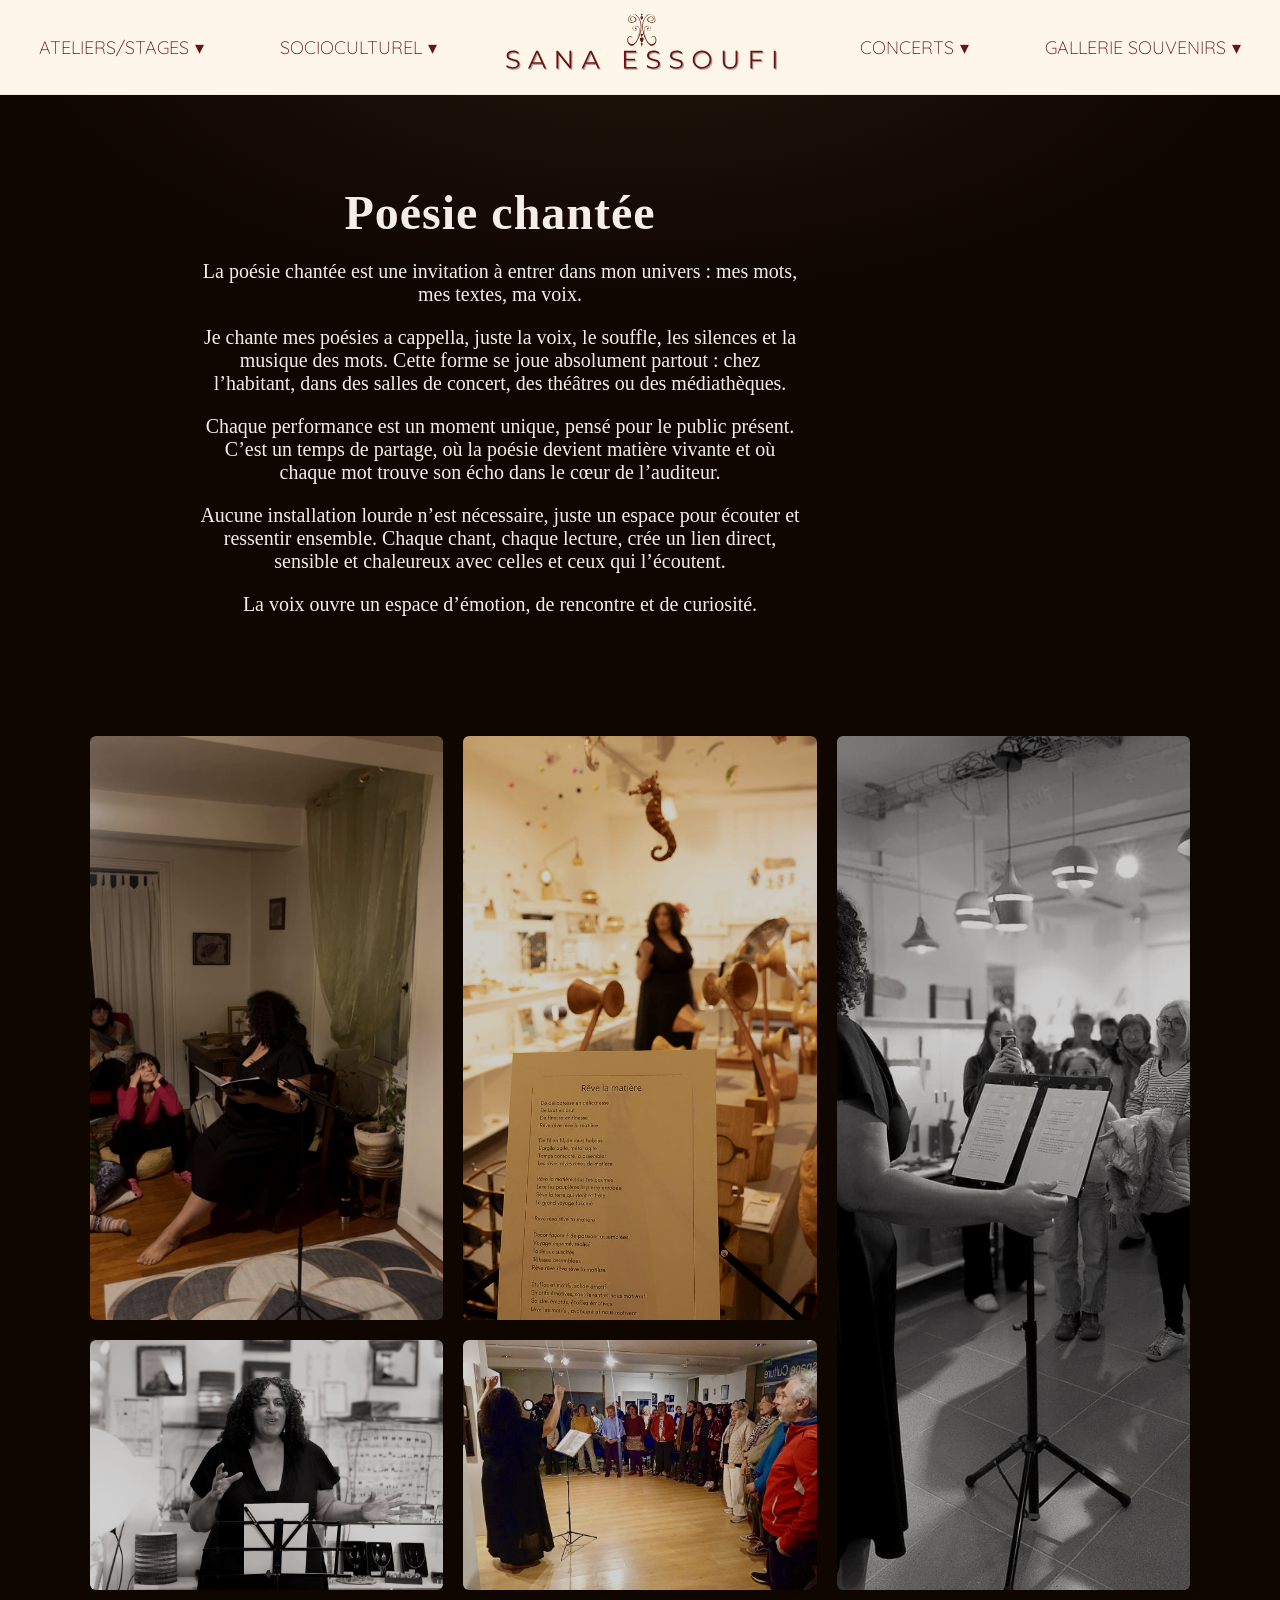
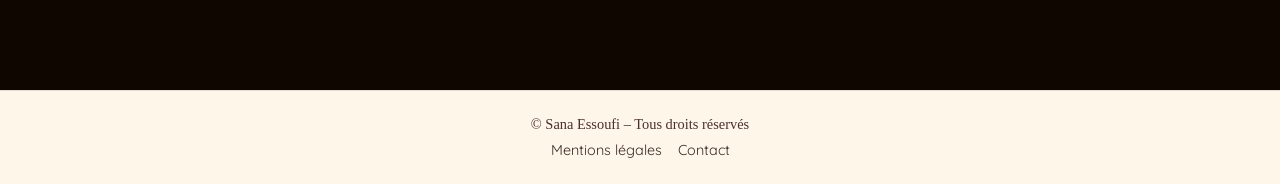
<file: poesiechant.html>
<!DOCTYPE html>
<html lang="fr">
<head>
  <meta charset="UTF-8">
  <meta name="viewport" content="width=device-width, initial-scale=1.0">
  <title>Page Type - Chanteuse Poétesse</title>
  <link rel="stylesheet" href="concert.css">
  <link rel="stylesheet" href="style.css">
  <link href="https://fonts.googleapis.com/css2?family=Playfair+Display:wght@500&family=Raleway:wght@300&display=swap" rel="stylesheet">
  <style>
    /* Animation fade-in douce */
    .fade-in {
      opacity: 0;
      transform: translateY(20px);
      animation: fadeInUp 1.2s ease forwards;
    }

    @keyframes fadeInUp {
      from {
        opacity: 0;
        transform: translateY(20px);
      }
      to {
        opacity: 1;
        transform: translateY(0);
      }
    }

    /* Layout texte + photos côte à côte */
    .page-content {
      max-width: 1100px;
      margin: 60px auto;
      padding: 20px;
      display: flex;
      flex-wrap: wrap;
      gap: 40px;
      align-items: center;
    }

    .page-text {
      flex: 1 1 50%;
      font-size: 18px;
      line-height: 1.8;
      text-align: left;
    }

    .page-text h1 {
      font-family: 'Playfair Display', serif;
      font-size: 32px;
      margin-bottom: 20px;
      color: #2c2c2c;
    }

    .page-photos {
      flex: 1 1 50%;
      display: flex;
      flex-direction: column;
      gap: 20px;
    }

    .page-photos img {
      width: 100%;
      border-radius: 8px;
      box-shadow: 0 4px 12px rgba(0,0,0,0.1);
      transition: transform 0.3s;
    }

    .page-photos img:hover {
      transform: scale(1.03);
    }

    /* Responsive : sur mobile texte au-dessus */
    @media(max-width: 768px) {
      .page-content {
        flex-direction: column;
      }
      .page-text, .page-photos {
        flex: 1 1 100%;
      }
    }
  </style>
<script>
  window.addEventListener('scroll', function() {
    const header = document.querySelector('header');
    if (window.scrollY > 10) {
      header.classList.add('scrolled');
    } else {
      header.classList.remove('scrolled');
    }
  });
</script>
<script>
document.addEventListener('DOMContentLoaded', function() {
  const buttons = document.querySelectorAll('.menu-btn');

  buttons.forEach(btn => {
    btn.addEventListener('click', function(e) {
      e.stopPropagation(); 

      const parent = this.closest('.menu-deroulant');
      const isOpen = parent.classList.contains('open');

      // fermer tous les autres menus
      document.querySelectorAll('.menu-deroulant.open').forEach(el => {
        if (el !== parent) {
          el.classList.remove('open');
          const b = el.querySelector('.menu-btn');
          if (b) b.setAttribute('aria-expanded', 'false');
          const sm = el.querySelector('.sous-menu');
          if (sm) sm.setAttribute('aria-hidden', 'true');
        }
      });

      // basculer le menu cliqué
      if (isOpen) {
        parent.classList.remove('open');
        this.setAttribute('aria-expanded', 'false');
        parent.querySelector('.sous-menu').setAttribute('aria-hidden', 'true');
      } else {
        parent.classList.add('open');
        this.setAttribute('aria-expanded', 'true');
        parent.querySelector('.sous-menu').setAttribute('aria-hidden', 'false');
      }
    });
  });

  // fermer menus si on clique ailleurs
  document.addEventListener('click', function() {
    document.querySelectorAll('.menu-deroulant.open').forEach(el => {
      el.classList.remove('open');
      const b = el.querySelector('.menu-btn');
      if (b) b.setAttribute('aria-expanded', 'false');
      const sm = el.querySelector('.sous-menu');
      if (sm) sm.setAttribute('aria-hidden', 'true');
    });
  });

  // fermer avec Échap
  document.addEventListener('keydown', function(e) {
    if (e.key === 'Escape') {
      document.querySelectorAll('.menu-deroulant.open').forEach(el => {
        el.classList.remove('open');
        const b = el.querySelector('.menu-btn');
        if (b) b.setAttribute('aria-expanded', 'false');
        const sm = el.querySelector('.sous-menu');
        if (sm) sm.setAttribute('aria-hidden', 'true');
      });
    }
  });
});
</script>
<body>

  <!-- HEADER -->
  <header>
<nav class="site-nav">
  <ul class="main-nav">
    <li class="menu-deroulant">
      <button class="menu-btn" aria-expanded="false">ATELIERS/STAGES<span class="arrow">▾</span></button>
      <ul class="sous-menu" aria-hidden="true">
        <li><a href="explore.html">EXPLORE TA VOIX</a></li>
        <li><a href="bebe.html">CHANTER AVEC BÉBÉ</a></li>
      </ul>
    </li>

    <li class="menu-deroulant">
      <button class="menu-btn" aria-expanded="false">SOCIOCULTUREL <span class="arrow">▾</span></button>
      <ul class="sous-menu" aria-hidden="true">
        <li><a href="chant-des-mots.html">LE CHANT DES MOTS</a></li>
        <li><a href="corps-melodie.html">LE CORPS MÉLODIE</a></li>
        <li><a href="femmes-poesie.html">FEMMES & POÉSIE</a></li>
      </ul>
    </li>

   <!-- LOGO AU CENTRE -->
<li class="logo">
  <a href="index.html">
    <svg class="logo-svg" xmlns="http://www.w3.org/2000/svg" viewBox="50 10 400 90" preserveAspectRatio="xMidYMid meet">
      <!-- SVG exact ici -->
<svg xmlns="http://www.w3.org/2000/svg" xmlns:xlink="http://www.w3.org/1999/xlink" width="500" zoomAndPan="magnify" viewBox="0 0 375 74.999997" height="100" preserveAspectRatio="xMidYMid meet" version="1.0"><defs><g/><clipPath id="e8eaeaf152"><rect x="0" width="273" y="0" height="32"/></clipPath></defs><path fill="#5c1d05" d="M 189.800781 15.601562 C 190.957031 16.238281 192.75 15.660156 192.34375 13.695312 C 191.9375 11.730469 189.570312 10.921875 187.203125 12.828125 C 184.832031 14.734375 186.738281 18.777344 192.113281 17.625 C 197.484375 16.46875 190.839844 3.183594 183.851562 12.945312 C 176.863281 22.707031 186.625 42 191.476562 40.039062 C 196.328125 38.074219 195.695312 31.546875 192.863281 30.96875 C 190.03125 30.390625 190.089844 32.46875 190.089844 32.46875 C 190.089844 32.46875 191.246094 31.171875 192.890625 31.546875 C 194.539062 31.921875 195.636719 38.074219 190.785156 38.59375 C 185.929688 39.113281 182.496094 26.925781 182.234375 24.441406 C 181.972656 21.957031 181.308594 13.8125 187.664062 10.144531 C 187.664062 10.144531 190.175781 8.785156 192.199219 11.242188 C 194.222656 13.695312 193.933594 16.757812 191.996094 17.132812 C 190.0625 17.507812 186.394531 17.015625 187.085938 14.386719 C 187.78125 11.761719 191.507812 11.527344 191.824219 13.695312 C 192.140625 15.863281 189.800781 15.601562 189.800781 15.601562 " fill-opacity="1" fill-rule="nonzero"/><path fill="#5c1d05" d="M 186.027344 34.050781 C 186.027344 34.050781 181.90625 26.886719 183.332031 23.113281 C 184.757812 19.335938 191.074219 21.148438 189.839844 23.957031 C 188.609375 26.769531 185.949219 25.578125 185.910156 24.496094 C 185.875 23.417969 186.527344 22.609375 187.144531 22.570312 C 187.144531 22.570312 187.585938 22.457031 187.722656 23.074219 C 187.855469 23.6875 186.335938 23.863281 186.335938 23.863281 C 186.335938 23.863281 185.757812 24.902344 187.066406 25.402344 C 188.375 25.902344 190.109375 24.035156 189.53125 22.589844 C 188.953125 21.148438 185.835938 20.761719 184.582031 21.9375 C 183.332031 23.113281 182.964844 24.460938 183.734375 27.945312 C 184.507812 31.429688 186.085938 33.625 186.027344 34.050781 " fill-opacity="1" fill-rule="nonzero"/><path fill="#5c1d05" d="M 172.226562 15.601562 C 171.074219 16.238281 169.28125 15.660156 169.6875 13.695312 C 170.089844 11.730469 172.460938 10.921875 174.828125 12.828125 C 177.195312 14.734375 175.289062 18.777344 169.917969 17.625 C 164.546875 16.46875 171.1875 3.183594 178.179688 12.945312 C 185.167969 22.707031 175.40625 42 170.554688 40.039062 C 165.699219 38.074219 166.335938 31.546875 169.167969 30.96875 C 171.996094 30.390625 171.941406 32.46875 171.941406 32.46875 C 171.941406 32.46875 170.785156 31.171875 169.136719 31.546875 C 167.492188 31.921875 166.394531 38.074219 171.246094 38.59375 C 176.097656 39.113281 179.535156 26.925781 179.796875 24.441406 C 180.054688 21.957031 180.71875 13.8125 174.367188 10.144531 C 174.367188 10.144531 171.851562 8.785156 169.832031 11.242188 C 167.808594 13.695312 168.097656 16.757812 170.035156 17.132812 C 171.96875 17.507812 175.636719 17.015625 174.945312 14.386719 C 174.25 11.761719 170.523438 11.527344 170.207031 13.695312 C 169.890625 15.863281 172.226562 15.601562 172.226562 15.601562 " fill-opacity="1" fill-rule="nonzero"/><path fill="#5c1d05" d="M 176.003906 34.050781 C 176.003906 34.050781 180.125 26.886719 178.699219 23.113281 C 177.273438 19.335938 170.957031 21.148438 172.191406 23.957031 C 173.421875 26.769531 176.078125 25.578125 176.117188 24.496094 C 176.15625 23.417969 175.5 22.609375 174.886719 22.570312 C 174.886719 22.570312 174.441406 22.457031 174.308594 23.074219 C 174.171875 23.6875 175.695312 23.863281 175.695312 23.863281 C 175.695312 23.863281 176.273438 24.902344 174.960938 25.402344 C 173.652344 25.902344 171.921875 24.035156 172.5 22.589844 C 173.074219 21.148438 176.195312 20.761719 177.445312 21.9375 C 178.699219 23.113281 179.0625 24.460938 178.292969 27.945312 C 177.523438 31.429688 175.945312 33.625 176.003906 34.050781 " fill-opacity="1" fill-rule="nonzero"/><path fill="#5c1d05" d="M 180.945312 32.0625 C 180.945312 32.0625 178.980469 31.890625 179.058594 33.433594 C 179.132812 34.972656 180.945312 37.285156 180.945312 37.285156 C 180.945312 37.285156 182.753906 34.972656 182.832031 33.433594 C 182.910156 31.890625 180.945312 32.0625 180.945312 32.0625 " fill-opacity="1" fill-rule="nonzero"/><path fill="#5c1d05" d="M 180.945312 28.542969 C 180.945312 28.542969 179.816406 28.441406 179.859375 29.328125 C 179.902344 30.214844 180.945312 31.542969 180.945312 31.542969 C 180.945312 31.542969 181.984375 30.214844 182.027344 29.328125 C 182.074219 28.441406 180.945312 28.542969 180.945312 28.542969 " fill-opacity="1" fill-rule="nonzero"/><path fill="#5c1d05" d="M 180.945312 11.550781 C 180.945312 11.550781 179.574219 11.429688 179.628906 12.503906 C 179.679688 13.578125 180.945312 15.191406 180.945312 15.191406 C 180.945312 15.191406 182.207031 13.578125 182.261719 12.503906 C 182.3125 11.429688 180.945312 11.550781 180.945312 11.550781 " fill-opacity="1" fill-rule="nonzero"/><path fill="#5c1d05" d="M 180.945312 9.09375 C 180.945312 9.09375 180.15625 9.023438 180.1875 9.640625 C 180.21875 10.257812 180.945312 11.1875 180.945312 11.1875 C 180.945312 11.1875 181.671875 10.257812 181.699219 9.640625 C 181.730469 9.023438 180.945312 9.09375 180.945312 9.09375 " fill-opacity="1" fill-rule="nonzero"/><path fill="#5c1d05" d="M 181.867188 38.410156 C 181.867188 38.921875 181.453125 39.335938 180.945312 39.335938 C 180.433594 39.335938 180.019531 38.921875 180.019531 38.410156 C 180.019531 37.898438 180.433594 37.484375 180.945312 37.484375 C 181.453125 37.484375 181.867188 37.898438 181.867188 38.410156 " fill-opacity="1" fill-rule="nonzero"/><path fill="#5c1d05" d="M 181.539062 40.164062 C 181.539062 40.492188 181.273438 40.757812 180.945312 40.757812 C 180.613281 40.757812 180.347656 40.492188 180.347656 40.164062 C 180.347656 39.832031 180.613281 39.566406 180.945312 39.566406 C 181.273438 39.566406 181.539062 39.832031 181.539062 40.164062 " fill-opacity="1" fill-rule="nonzero"/><g transform="matrix(1, 0, 0, 1, 48, 39)"><g clip-path="url(#e8eaeaf152)"><g fill="#661414" fill-opacity="0.4"><g transform="translate(2.131263, 24.152197)"><g><path d="M 7.53125 0.140625 C 6.257812 0.140625 5.035156 -0.0625 3.859375 -0.46875 C 2.691406 -0.875 1.789062 -1.414062 1.15625 -2.09375 L 1.859375 -3.484375 C 2.484375 -2.859375 3.3125 -2.351562 4.34375 -1.96875 C 5.375 -1.59375 6.4375 -1.40625 7.53125 -1.40625 C 9.070312 -1.40625 10.226562 -1.6875 11 -2.25 C 11.769531 -2.8125 12.15625 -3.539062 12.15625 -4.4375 C 12.15625 -5.125 11.945312 -5.671875 11.53125 -6.078125 C 11.113281 -6.492188 10.597656 -6.8125 9.984375 -7.03125 C 9.378906 -7.25 8.539062 -7.488281 7.46875 -7.75 C 6.164062 -8.082031 5.128906 -8.398438 4.359375 -8.703125 C 3.597656 -9.003906 2.941406 -9.460938 2.390625 -10.078125 C 1.847656 -10.703125 1.578125 -11.546875 1.578125 -12.609375 C 1.578125 -13.484375 1.804688 -14.273438 2.265625 -14.984375 C 2.722656 -15.691406 3.425781 -16.257812 4.375 -16.6875 C 5.320312 -17.113281 6.5 -17.328125 7.90625 -17.328125 C 8.882812 -17.328125 9.84375 -17.191406 10.78125 -16.921875 C 11.726562 -16.648438 12.546875 -16.28125 13.234375 -15.8125 L 12.609375 -14.359375 C 11.890625 -14.835938 11.117188 -15.191406 10.296875 -15.421875 C 9.484375 -15.660156 8.6875 -15.78125 7.90625 -15.78125 C 6.394531 -15.78125 5.257812 -15.488281 4.5 -14.90625 C 3.738281 -14.332031 3.359375 -13.585938 3.359375 -12.671875 C 3.359375 -11.984375 3.566406 -11.429688 3.984375 -11.015625 C 4.398438 -10.597656 4.921875 -10.273438 5.546875 -10.046875 C 6.179688 -9.828125 7.03125 -9.585938 8.09375 -9.328125 C 9.351562 -9.015625 10.375 -8.707031 11.15625 -8.40625 C 11.9375 -8.101562 12.59375 -7.644531 13.125 -7.03125 C 13.664062 -6.414062 13.9375 -5.585938 13.9375 -4.546875 C 13.9375 -3.671875 13.703125 -2.878906 13.234375 -2.171875 C 12.773438 -1.460938 12.0625 -0.898438 11.09375 -0.484375 C 10.125 -0.0664062 8.9375 0.140625 7.53125 0.140625 Z M 7.53125 0.140625 "/></g></g></g><g fill="#661414" fill-opacity="0.4"><g transform="translate(24.279231, 24.152197)"><g><path d="M 13.578125 -4.59375 L 4 -4.59375 L 1.9375 0 L 0.046875 0 L 7.90625 -17.1875 L 9.703125 -17.1875 L 17.546875 0 L 15.640625 0 Z M 12.90625 -6.0625 L 8.78125 -15.296875 L 4.65625 -6.0625 Z M 12.90625 -6.0625 "/></g></g></g><g fill="#661414" fill-opacity="0.4"><g transform="translate(48.931758, 24.152197)"><g><path d="M 17.15625 -17.1875 L 17.15625 0 L 15.65625 0 L 4.609375 -13.9375 L 4.609375 0 L 2.796875 0 L 2.796875 -17.1875 L 4.296875 -17.1875 L 15.359375 -3.234375 L 15.359375 -17.1875 Z M 17.15625 -17.1875 "/></g></g></g><g fill="#661414" fill-opacity="0.4"><g transform="translate(75.941505, 24.152197)"><g><path d="M 13.578125 -4.59375 L 4 -4.59375 L 1.9375 0 L 0.046875 0 L 7.90625 -17.1875 L 9.703125 -17.1875 L 17.546875 0 L 15.640625 0 Z M 12.90625 -6.0625 L 8.78125 -15.296875 L 4.65625 -6.0625 Z M 12.90625 -6.0625 "/></g></g></g><g fill="#661414" fill-opacity="0.4"><g transform="translate(100.594032, 24.152197)"><g/></g></g><g fill="#661414" fill-opacity="0.4"><g transform="translate(114.074318, 24.152197)"><g><path d="M 14.953125 -1.578125 L 14.953125 0 L 2.796875 0 L 2.796875 -17.1875 L 14.578125 -17.1875 L 14.578125 -15.609375 L 4.609375 -15.609375 L 4.609375 -9.5 L 13.5 -9.5 L 13.5 -7.953125 L 4.609375 -7.953125 L 4.609375 -1.578125 Z M 14.953125 -1.578125 "/></g></g></g><g fill="#661414" fill-opacity="0.4"><g transform="translate(137.548234, 24.152197)"><g><path d="M 7.53125 0.140625 C 6.257812 0.140625 5.035156 -0.0625 3.859375 -0.46875 C 2.691406 -0.875 1.789062 -1.414062 1.15625 -2.09375 L 1.859375 -3.484375 C 2.484375 -2.859375 3.3125 -2.351562 4.34375 -1.96875 C 5.375 -1.59375 6.4375 -1.40625 7.53125 -1.40625 C 9.070312 -1.40625 10.226562 -1.6875 11 -2.25 C 11.769531 -2.8125 12.15625 -3.539062 12.15625 -4.4375 C 12.15625 -5.125 11.945312 -5.671875 11.53125 -6.078125 C 11.113281 -6.492188 10.597656 -6.8125 9.984375 -7.03125 C 9.378906 -7.25 8.539062 -7.488281 7.46875 -7.75 C 6.164062 -8.082031 5.128906 -8.398438 4.359375 -8.703125 C 3.597656 -9.003906 2.941406 -9.460938 2.390625 -10.078125 C 1.847656 -10.703125 1.578125 -11.546875 1.578125 -12.609375 C 1.578125 -13.484375 1.804688 -14.273438 2.265625 -14.984375 C 2.722656 -15.691406 3.425781 -16.257812 4.375 -16.6875 C 5.320312 -17.113281 6.5 -17.328125 7.90625 -17.328125 C 8.882812 -17.328125 9.84375 -17.191406 10.78125 -16.921875 C 11.726562 -16.648438 12.546875 -16.28125 13.234375 -15.8125 L 12.609375 -14.359375 C 11.890625 -14.835938 11.117188 -15.191406 10.296875 -15.421875 C 9.484375 -15.660156 8.6875 -15.78125 7.90625 -15.78125 C 6.394531 -15.78125 5.257812 -15.488281 4.5 -14.90625 C 3.738281 -14.332031 3.359375 -13.585938 3.359375 -12.671875 C 3.359375 -11.984375 3.566406 -11.429688 3.984375 -11.015625 C 4.398438 -10.597656 4.921875 -10.273438 5.546875 -10.046875 C 6.179688 -9.828125 7.03125 -9.585938 8.09375 -9.328125 C 9.351562 -9.015625 10.375 -8.707031 11.15625 -8.40625 C 11.9375 -8.101562 12.59375 -7.644531 13.125 -7.03125 C 13.664062 -6.414062 13.9375 -5.585938 13.9375 -4.546875 C 13.9375 -3.671875 13.703125 -2.878906 13.234375 -2.171875 C 12.773438 -1.460938 12.0625 -0.898438 11.09375 -0.484375 C 10.125 -0.0664062 8.9375 0.140625 7.53125 0.140625 Z M 7.53125 0.140625 "/></g></g></g><g fill="#661414" fill-opacity="0.4"><g transform="translate(159.696203, 24.152197)"><g><path d="M 7.53125 0.140625 C 6.257812 0.140625 5.035156 -0.0625 3.859375 -0.46875 C 2.691406 -0.875 1.789062 -1.414062 1.15625 -2.09375 L 1.859375 -3.484375 C 2.484375 -2.859375 3.3125 -2.351562 4.34375 -1.96875 C 5.375 -1.59375 6.4375 -1.40625 7.53125 -1.40625 C 9.070312 -1.40625 10.226562 -1.6875 11 -2.25 C 11.769531 -2.8125 12.15625 -3.539062 12.15625 -4.4375 C 12.15625 -5.125 11.945312 -5.671875 11.53125 -6.078125 C 11.113281 -6.492188 10.597656 -6.8125 9.984375 -7.03125 C 9.378906 -7.25 8.539062 -7.488281 7.46875 -7.75 C 6.164062 -8.082031 5.128906 -8.398438 4.359375 -8.703125 C 3.597656 -9.003906 2.941406 -9.460938 2.390625 -10.078125 C 1.847656 -10.703125 1.578125 -11.546875 1.578125 -12.609375 C 1.578125 -13.484375 1.804688 -14.273438 2.265625 -14.984375 C 2.722656 -15.691406 3.425781 -16.257812 4.375 -16.6875 C 5.320312 -17.113281 6.5 -17.328125 7.90625 -17.328125 C 8.882812 -17.328125 9.84375 -17.191406 10.78125 -16.921875 C 11.726562 -16.648438 12.546875 -16.28125 13.234375 -15.8125 L 12.609375 -14.359375 C 11.890625 -14.835938 11.117188 -15.191406 10.296875 -15.421875 C 9.484375 -15.660156 8.6875 -15.78125 7.90625 -15.78125 C 6.394531 -15.78125 5.257812 -15.488281 4.5 -14.90625 C 3.738281 -14.332031 3.359375 -13.585938 3.359375 -12.671875 C 3.359375 -11.984375 3.566406 -11.429688 3.984375 -11.015625 C 4.398438 -10.597656 4.921875 -10.273438 5.546875 -10.046875 C 6.179688 -9.828125 7.03125 -9.585938 8.09375 -9.328125 C 9.351562 -9.015625 10.375 -8.707031 11.15625 -8.40625 C 11.9375 -8.101562 12.59375 -7.644531 13.125 -7.03125 C 13.664062 -6.414062 13.9375 -5.585938 13.9375 -4.546875 C 13.9375 -3.671875 13.703125 -2.878906 13.234375 -2.171875 C 12.773438 -1.460938 12.0625 -0.898438 11.09375 -0.484375 C 10.125 -0.0664062 8.9375 0.140625 7.53125 0.140625 Z M 7.53125 0.140625 "/></g></g></g><g fill="#661414" fill-opacity="0.4"><g transform="translate(181.844171, 24.152197)"><g><path d="M 10.3125 0.140625 C 8.601562 0.140625 7.054688 -0.238281 5.671875 -1 C 4.296875 -1.757812 3.21875 -2.800781 2.4375 -4.125 C 1.664062 -5.445312 1.28125 -6.9375 1.28125 -8.59375 C 1.28125 -10.25 1.664062 -11.738281 2.4375 -13.0625 C 3.21875 -14.382812 4.296875 -15.425781 5.671875 -16.1875 C 7.054688 -16.945312 8.601562 -17.328125 10.3125 -17.328125 C 12.007812 -17.328125 13.539062 -16.953125 14.90625 -16.203125 C 16.28125 -15.453125 17.359375 -14.410156 18.140625 -13.078125 C 18.921875 -11.742188 19.3125 -10.25 19.3125 -8.59375 C 19.3125 -6.9375 18.921875 -5.441406 18.140625 -4.109375 C 17.359375 -2.773438 16.28125 -1.734375 14.90625 -0.984375 C 13.539062 -0.234375 12.007812 0.140625 10.3125 0.140625 Z M 10.3125 -1.46875 C 11.664062 -1.46875 12.890625 -1.773438 13.984375 -2.390625 C 15.085938 -3.003906 15.945312 -3.851562 16.5625 -4.9375 C 17.1875 -6.03125 17.5 -7.25 17.5 -8.59375 C 17.5 -9.9375 17.1875 -11.148438 16.5625 -12.234375 C 15.945312 -13.328125 15.085938 -14.175781 13.984375 -14.78125 C 12.890625 -15.394531 11.664062 -15.703125 10.3125 -15.703125 C 8.945312 -15.703125 7.710938 -15.394531 6.609375 -14.78125 C 5.503906 -14.175781 4.632812 -13.328125 4 -12.234375 C 3.375 -11.148438 3.0625 -9.9375 3.0625 -8.59375 C 3.0625 -7.25 3.375 -6.03125 4 -4.9375 C 4.632812 -3.851562 5.503906 -3.003906 6.609375 -2.390625 C 7.710938 -1.773438 8.945312 -1.46875 10.3125 -1.46875 Z M 10.3125 -1.46875 "/></g></g></g><g fill="#661414" fill-opacity="0.4"><g transform="translate(209.49232, 24.152197)"><g><path d="M 9.71875 0.140625 C 7.488281 0.140625 5.753906 -0.492188 4.515625 -1.765625 C 3.273438 -3.046875 2.65625 -4.90625 2.65625 -7.34375 L 2.65625 -17.1875 L 4.46875 -17.1875 L 4.46875 -7.40625 C 4.46875 -5.414062 4.914062 -3.925781 5.8125 -2.9375 C 6.71875 -1.957031 8.019531 -1.46875 9.71875 -1.46875 C 11.4375 -1.46875 12.742188 -1.957031 13.640625 -2.9375 C 14.546875 -3.925781 15 -5.414062 15 -7.40625 L 15 -17.1875 L 16.765625 -17.1875 L 16.765625 -7.34375 C 16.765625 -4.90625 16.144531 -3.046875 14.90625 -1.765625 C 13.675781 -0.492188 11.945312 0.140625 9.71875 0.140625 Z M 9.71875 0.140625 "/></g></g></g><g fill="#661414" fill-opacity="0.4"><g transform="translate(235.986432, 24.152197)"><g><path d="M 4.609375 -15.609375 L 4.609375 -8.859375 L 13.5 -8.859375 L 13.5 -7.296875 L 4.609375 -7.296875 L 4.609375 0 L 2.796875 0 L 2.796875 -17.1875 L 14.578125 -17.1875 L 14.578125 -15.609375 Z M 4.609375 -15.609375 "/></g></g></g><g fill="#661414" fill-opacity="0.4"><g transform="translate(258.576383, 24.152197)"><g><path d="M 2.796875 -17.1875 L 4.609375 -17.1875 L 4.609375 0 L 2.796875 0 Z M 2.796875 -17.1875 "/></g></g></g><g fill="#661414" fill-opacity="1"><g transform="translate(1.04611, 23.067044)"><g><path d="M 7.53125 0.140625 C 6.257812 0.140625 5.035156 -0.0625 3.859375 -0.46875 C 2.691406 -0.875 1.789062 -1.414062 1.15625 -2.09375 L 1.859375 -3.484375 C 2.484375 -2.859375 3.3125 -2.351562 4.34375 -1.96875 C 5.375 -1.59375 6.4375 -1.40625 7.53125 -1.40625 C 9.070312 -1.40625 10.226562 -1.6875 11 -2.25 C 11.769531 -2.8125 12.15625 -3.539062 12.15625 -4.4375 C 12.15625 -5.125 11.945312 -5.671875 11.53125 -6.078125 C 11.113281 -6.492188 10.597656 -6.8125 9.984375 -7.03125 C 9.378906 -7.25 8.539062 -7.488281 7.46875 -7.75 C 6.164062 -8.082031 5.128906 -8.398438 4.359375 -8.703125 C 3.597656 -9.003906 2.941406 -9.460938 2.390625 -10.078125 C 1.847656 -10.703125 1.578125 -11.546875 1.578125 -12.609375 C 1.578125 -13.484375 1.804688 -14.273438 2.265625 -14.984375 C 2.722656 -15.691406 3.425781 -16.257812 4.375 -16.6875 C 5.320312 -17.113281 6.5 -17.328125 7.90625 -17.328125 C 8.882812 -17.328125 9.84375 -17.191406 10.78125 -16.921875 C 11.726562 -16.648438 12.546875 -16.28125 13.234375 -15.8125 L 12.609375 -14.359375 C 11.890625 -14.835938 11.117188 -15.191406 10.296875 -15.421875 C 9.484375 -15.660156 8.6875 -15.78125 7.90625 -15.78125 C 6.394531 -15.78125 5.257812 -15.488281 4.5 -14.90625 C 3.738281 -14.332031 3.359375 -13.585938 3.359375 -12.671875 C 3.359375 -11.984375 3.566406 -11.429688 3.984375 -11.015625 C 4.398438 -10.597656 4.921875 -10.273438 5.546875 -10.046875 C 6.179688 -9.828125 7.03125 -9.585938 8.09375 -9.328125 C 9.351562 -9.015625 10.375 -8.707031 11.15625 -8.40625 C 11.9375 -8.101562 12.59375 -7.644531 13.125 -7.03125 C 13.664062 -6.414062 13.9375 -5.585938 13.9375 -4.546875 C 13.9375 -3.671875 13.703125 -2.878906 13.234375 -2.171875 C 12.773438 -1.460938 12.0625 -0.898438 11.09375 -0.484375 C 10.125 -0.0664062 8.9375 0.140625 7.53125 0.140625 Z M 7.53125 0.140625 "/></g></g></g><g fill="#661414" fill-opacity="1"><g transform="translate(23.194079, 23.067044)"><g><path d="M 13.578125 -4.59375 L 4 -4.59375 L 1.9375 0 L 0.046875 0 L 7.90625 -17.1875 L 9.703125 -17.1875 L 17.546875 0 L 15.640625 0 Z M 12.90625 -6.0625 L 8.78125 -15.296875 L 4.65625 -6.0625 Z M 12.90625 -6.0625 "/></g></g></g><g fill="#661414" fill-opacity="1"><g transform="translate(47.846605, 23.067044)"><g><path d="M 17.15625 -17.1875 L 17.15625 0 L 15.65625 0 L 4.609375 -13.9375 L 4.609375 0 L 2.796875 0 L 2.796875 -17.1875 L 4.296875 -17.1875 L 15.359375 -3.234375 L 15.359375 -17.1875 Z M 17.15625 -17.1875 "/></g></g></g><g fill="#661414" fill-opacity="1"><g transform="translate(74.856353, 23.067044)"><g><path d="M 13.578125 -4.59375 L 4 -4.59375 L 1.9375 0 L 0.046875 0 L 7.90625 -17.1875 L 9.703125 -17.1875 L 17.546875 0 L 15.640625 0 Z M 12.90625 -6.0625 L 8.78125 -15.296875 L 4.65625 -6.0625 Z M 12.90625 -6.0625 "/></g></g></g><g fill="#661414" fill-opacity="1"><g transform="translate(99.508879, 23.067044)"><g/></g></g><g fill="#661414" fill-opacity="1"><g transform="translate(112.989165, 23.067044)"><g><path d="M 14.953125 -1.578125 L 14.953125 0 L 2.796875 0 L 2.796875 -17.1875 L 14.578125 -17.1875 L 14.578125 -15.609375 L 4.609375 -15.609375 L 4.609375 -9.5 L 13.5 -9.5 L 13.5 -7.953125 L 4.609375 -7.953125 L 4.609375 -1.578125 Z M 14.953125 -1.578125 "/></g></g></g><g fill="#661414" fill-opacity="1"><g transform="translate(136.463082, 23.067044)"><g><path d="M 7.53125 0.140625 C 6.257812 0.140625 5.035156 -0.0625 3.859375 -0.46875 C 2.691406 -0.875 1.789062 -1.414062 1.15625 -2.09375 L 1.859375 -3.484375 C 2.484375 -2.859375 3.3125 -2.351562 4.34375 -1.96875 C 5.375 -1.59375 6.4375 -1.40625 7.53125 -1.40625 C 9.070312 -1.40625 10.226562 -1.6875 11 -2.25 C 11.769531 -2.8125 12.15625 -3.539062 12.15625 -4.4375 C 12.15625 -5.125 11.945312 -5.671875 11.53125 -6.078125 C 11.113281 -6.492188 10.597656 -6.8125 9.984375 -7.03125 C 9.378906 -7.25 8.539062 -7.488281 7.46875 -7.75 C 6.164062 -8.082031 5.128906 -8.398438 4.359375 -8.703125 C 3.597656 -9.003906 2.941406 -9.460938 2.390625 -10.078125 C 1.847656 -10.703125 1.578125 -11.546875 1.578125 -12.609375 C 1.578125 -13.484375 1.804688 -14.273438 2.265625 -14.984375 C 2.722656 -15.691406 3.425781 -16.257812 4.375 -16.6875 C 5.320312 -17.113281 6.5 -17.328125 7.90625 -17.328125 C 8.882812 -17.328125 9.84375 -17.191406 10.78125 -16.921875 C 11.726562 -16.648438 12.546875 -16.28125 13.234375 -15.8125 L 12.609375 -14.359375 C 11.890625 -14.835938 11.117188 -15.191406 10.296875 -15.421875 C 9.484375 -15.660156 8.6875 -15.78125 7.90625 -15.78125 C 6.394531 -15.78125 5.257812 -15.488281 4.5 -14.90625 C 3.738281 -14.332031 3.359375 -13.585938 3.359375 -12.671875 C 3.359375 -11.984375 3.566406 -11.429688 3.984375 -11.015625 C 4.398438 -10.597656 4.921875 -10.273438 5.546875 -10.046875 C 6.179688 -9.828125 7.03125 -9.585938 8.09375 -9.328125 C 9.351562 -9.015625 10.375 -8.707031 11.15625 -8.40625 C 11.9375 -8.101562 12.59375 -7.644531 13.125 -7.03125 C 13.664062 -6.414062 13.9375 -5.585938 13.9375 -4.546875 C 13.9375 -3.671875 13.703125 -2.878906 13.234375 -2.171875 C 12.773438 -1.460938 12.0625 -0.898438 11.09375 -0.484375 C 10.125 -0.0664062 8.9375 0.140625 7.53125 0.140625 Z M 7.53125 0.140625 "/></g></g></g><g fill="#661414" fill-opacity="1"><g transform="translate(158.61105, 23.067044)"><g><path d="M 7.53125 0.140625 C 6.257812 0.140625 5.035156 -0.0625 3.859375 -0.46875 C 2.691406 -0.875 1.789062 -1.414062 1.15625 -2.09375 L 1.859375 -3.484375 C 2.484375 -2.859375 3.3125 -2.351562 4.34375 -1.96875 C 5.375 -1.59375 6.4375 -1.40625 7.53125 -1.40625 C 9.070312 -1.40625 10.226562 -1.6875 11 -2.25 C 11.769531 -2.8125 12.15625 -3.539062 12.15625 -4.4375 C 12.15625 -5.125 11.945312 -5.671875 11.53125 -6.078125 C 11.113281 -6.492188 10.597656 -6.8125 9.984375 -7.03125 C 9.378906 -7.25 8.539062 -7.488281 7.46875 -7.75 C 6.164062 -8.082031 5.128906 -8.398438 4.359375 -8.703125 C 3.597656 -9.003906 2.941406 -9.460938 2.390625 -10.078125 C 1.847656 -10.703125 1.578125 -11.546875 1.578125 -12.609375 C 1.578125 -13.484375 1.804688 -14.273438 2.265625 -14.984375 C 2.722656 -15.691406 3.425781 -16.257812 4.375 -16.6875 C 5.320312 -17.113281 6.5 -17.328125 7.90625 -17.328125 C 8.882812 -17.328125 9.84375 -17.191406 10.78125 -16.921875 C 11.726562 -16.648438 12.546875 -16.28125 13.234375 -15.8125 L 12.609375 -14.359375 C 11.890625 -14.835938 11.117188 -15.191406 10.296875 -15.421875 C 9.484375 -15.660156 8.6875 -15.78125 7.90625 -15.78125 C 6.394531 -15.78125 5.257812 -15.488281 4.5 -14.90625 C 3.738281 -14.332031 3.359375 -13.585938 3.359375 -12.671875 C 3.359375 -11.984375 3.566406 -11.429688 3.984375 -11.015625 C 4.398438 -10.597656 4.921875 -10.273438 5.546875 -10.046875 C 6.179688 -9.828125 7.03125 -9.585938 8.09375 -9.328125 C 9.351562 -9.015625 10.375 -8.707031 11.15625 -8.40625 C 11.9375 -8.101562 12.59375 -7.644531 13.125 -7.03125 C 13.664062 -6.414062 13.9375 -5.585938 13.9375 -4.546875 C 13.9375 -3.671875 13.703125 -2.878906 13.234375 -2.171875 C 12.773438 -1.460938 12.0625 -0.898438 11.09375 -0.484375 C 10.125 -0.0664062 8.9375 0.140625 7.53125 0.140625 Z M 7.53125 0.140625 "/></g></g></g><g fill="#661414" fill-opacity="1"><g transform="translate(180.759019, 23.067044)"><g><path d="M 10.3125 0.140625 C 8.601562 0.140625 7.054688 -0.238281 5.671875 -1 C 4.296875 -1.757812 3.21875 -2.800781 2.4375 -4.125 C 1.664062 -5.445312 1.28125 -6.9375 1.28125 -8.59375 C 1.28125 -10.25 1.664062 -11.738281 2.4375 -13.0625 C 3.21875 -14.382812 4.296875 -15.425781 5.671875 -16.1875 C 7.054688 -16.945312 8.601562 -17.328125 10.3125 -17.328125 C 12.007812 -17.328125 13.539062 -16.953125 14.90625 -16.203125 C 16.28125 -15.453125 17.359375 -14.410156 18.140625 -13.078125 C 18.921875 -11.742188 19.3125 -10.25 19.3125 -8.59375 C 19.3125 -6.9375 18.921875 -5.441406 18.140625 -4.109375 C 17.359375 -2.773438 16.28125 -1.734375 14.90625 -0.984375 C 13.539062 -0.234375 12.007812 0.140625 10.3125 0.140625 Z M 10.3125 -1.46875 C 11.664062 -1.46875 12.890625 -1.773438 13.984375 -2.390625 C 15.085938 -3.003906 15.945312 -3.851562 16.5625 -4.9375 C 17.1875 -6.03125 17.5 -7.25 17.5 -8.59375 C 17.5 -9.9375 17.1875 -11.148438 16.5625 -12.234375 C 15.945312 -13.328125 15.085938 -14.175781 13.984375 -14.78125 C 12.890625 -15.394531 11.664062 -15.703125 10.3125 -15.703125 C 8.945312 -15.703125 7.710938 -15.394531 6.609375 -14.78125 C 5.503906 -14.175781 4.632812 -13.328125 4 -12.234375 C 3.375 -11.148438 3.0625 -9.9375 3.0625 -8.59375 C 3.0625 -7.25 3.375 -6.03125 4 -4.9375 C 4.632812 -3.851562 5.503906 -3.003906 6.609375 -2.390625 C 7.710938 -1.773438 8.945312 -1.46875 10.3125 -1.46875 Z M 10.3125 -1.46875 "/></g></g></g><g fill="#661414" fill-opacity="1"><g transform="translate(208.407168, 23.067044)"><g><path d="M 9.71875 0.140625 C 7.488281 0.140625 5.753906 -0.492188 4.515625 -1.765625 C 3.273438 -3.046875 2.65625 -4.90625 2.65625 -7.34375 L 2.65625 -17.1875 L 4.46875 -17.1875 L 4.46875 -7.40625 C 4.46875 -5.414062 4.914062 -3.925781 5.8125 -2.9375 C 6.71875 -1.957031 8.019531 -1.46875 9.71875 -1.46875 C 11.4375 -1.46875 12.742188 -1.957031 13.640625 -2.9375 C 14.546875 -3.925781 15 -5.414062 15 -7.40625 L 15 -17.1875 L 16.765625 -17.1875 L 16.765625 -7.34375 C 16.765625 -4.90625 16.144531 -3.046875 14.90625 -1.765625 C 13.675781 -0.492188 11.945312 0.140625 9.71875 0.140625 Z M 9.71875 0.140625 "/></g></g></g><g fill="#661414" fill-opacity="1"><g transform="translate(234.901279, 23.067044)"><g><path d="M 4.609375 -15.609375 L 4.609375 -8.859375 L 13.5 -8.859375 L 13.5 -7.296875 L 4.609375 -7.296875 L 4.609375 0 L 2.796875 0 L 2.796875 -17.1875 L 14.578125 -17.1875 L 14.578125 -15.609375 Z M 4.609375 -15.609375 "/></g></g></g><g fill="#661414" fill-opacity="1"><g transform="translate(257.49123, 23.067044)"><g><path d="M 2.796875 -17.1875 L 4.609375 -17.1875 L 4.609375 0 L 2.796875 0 Z M 2.796875 -17.1875 "/></g></g></g></g></g></svg>
    </svg>
  </a>
</li>

    <li class="menu-deroulant">
      <button class="menu-btn" aria-expanded="false">CONCERTS <span class="arrow">▾</span></button>
      <ul class="sous-menu" aria-hidden="true">
        <li><a href="choristes.html">LIE LE LIEN - CHORISTES</a></li>
        <li><a href="solos.html">LES SOLOS</a></li>
      </ul>
    </li>

    <li class="menu-deroulant">
      <button class="menu-btn" aria-expanded="false">GALLERIE SOUVENIRS <span class="arrow">▾</span></button>
      <ul class="sous-menu" aria-hidden="true">
        <li><a href="souvconcerts.html">CONCERTS</a></li>
        <li><a href="souvateliers.html">ATELIERS</a></li>
      </ul>
    </li>
  </ul>
</nav>
  </header>

  <!-- CONTENU DE LA PAGE -->
<main class="concert-page">

  <section class="concert-hero">
    <h1>Poésie chantée</h1>
    <p class="concert-description">
      
<p>La poésie chantée est une invitation à entrer dans mon univers : mes mots, mes textes, ma voix. </p>
<p>Je chante mes poésies a cappella, juste la voix, le souffle, les silences et la musique des mots.
Cette forme se joue absolument partout : chez l’habitant, dans des salles de concert, des théâtres ou des médiathèques.</p>
<p>Chaque performance est un moment unique, pensé pour le public présent.
C’est un temps de partage, où la poésie devient matière vivante et où chaque mot trouve son écho dans le cœur de l’auditeur.</p>
<p>Aucune installation lourde n’est nécessaire, juste un espace pour écouter et ressentir ensemble.
Chaque chant, chaque lecture, crée un lien direct, sensible et chaleureux avec celles et ceux qui l’écoutent.</p>
<p>La voix ouvre un espace d’émotion, de rencontre et de curiosité.

    </p>
  </section>

  <section class="concert-gallery">

    <div class="gallery-grid">
      <img src="poesiechant5.jpg" alt="concert">
      <img src="poesiechant2.jpg" alt="concert">
      <img src="poesiechant.jpg" alt="concert">
      <img src="poesiechant3.jpg" alt="concert">
      <img src="poesiechant4.jpg" alt="concert">
    </div>
<section>

</main>

  <!-- FOOTER -->
<footer class="site-footer">
  <p>© Sana Essoufi – Tous droits réservés</p>
  <nav class="footer-links">
    <a href="mentions-legales.html">Mentions légales</a>
    <a href="contact.html">Contact</a>
  </nav>
</footer>

  <!-- SCRIPT POUR LES MENUS CLIQUABLES -->
  <script>
    document.querySelectorAll(".menu-deroulant > a").forEach(menu => {
      menu.addEventListener("click", function(e) {
        e.preventDefault();
        let parent = this.parentElement;

        document.querySelectorAll(".menu-deroulant").forEach(item => {
          if(item !== parent) item.classList.remove("ouvert");
        });

        parent.classList.toggle("ouvert");
      });
    });

    document.addEventListener("click", function(e) {
      if (!e.target.closest(".menu-deroulant")) {
        document.querySelectorAll(".menu-deroulant").forEach(item => {
          item.classList.remove("ouvert");
        });
      }
    });
  </script>

<script>
function slideRight(btn){
  const slider = btn.closest('.hero-slider');
  const track = slider.querySelector('.slider-track');
  const slides = track.children.length;

  let index = slider.dataset.index ? parseInt(slider.dataset.index) : 0;
  index++;
  if(index >= slides) index = 0;

  slider.dataset.index = index;
  track.style.transform = `translateX(-${index * 100}%)`;
}

function slideLeft(btn){
  const slider = btn.closest('.hero-slider');
  const track = slider.querySelector('.slider-track');
  const slides = track.children.length;

  let index = slider.dataset.index ? parseInt(slider.dataset.index) : 0;
  index--;
  if(index < 0) index = slides - 1;

  slider.dataset.index = index;
  track.style.transform = `translateX(-${index * 100}%)`;
}
</script>

</body>
</html>
</file>
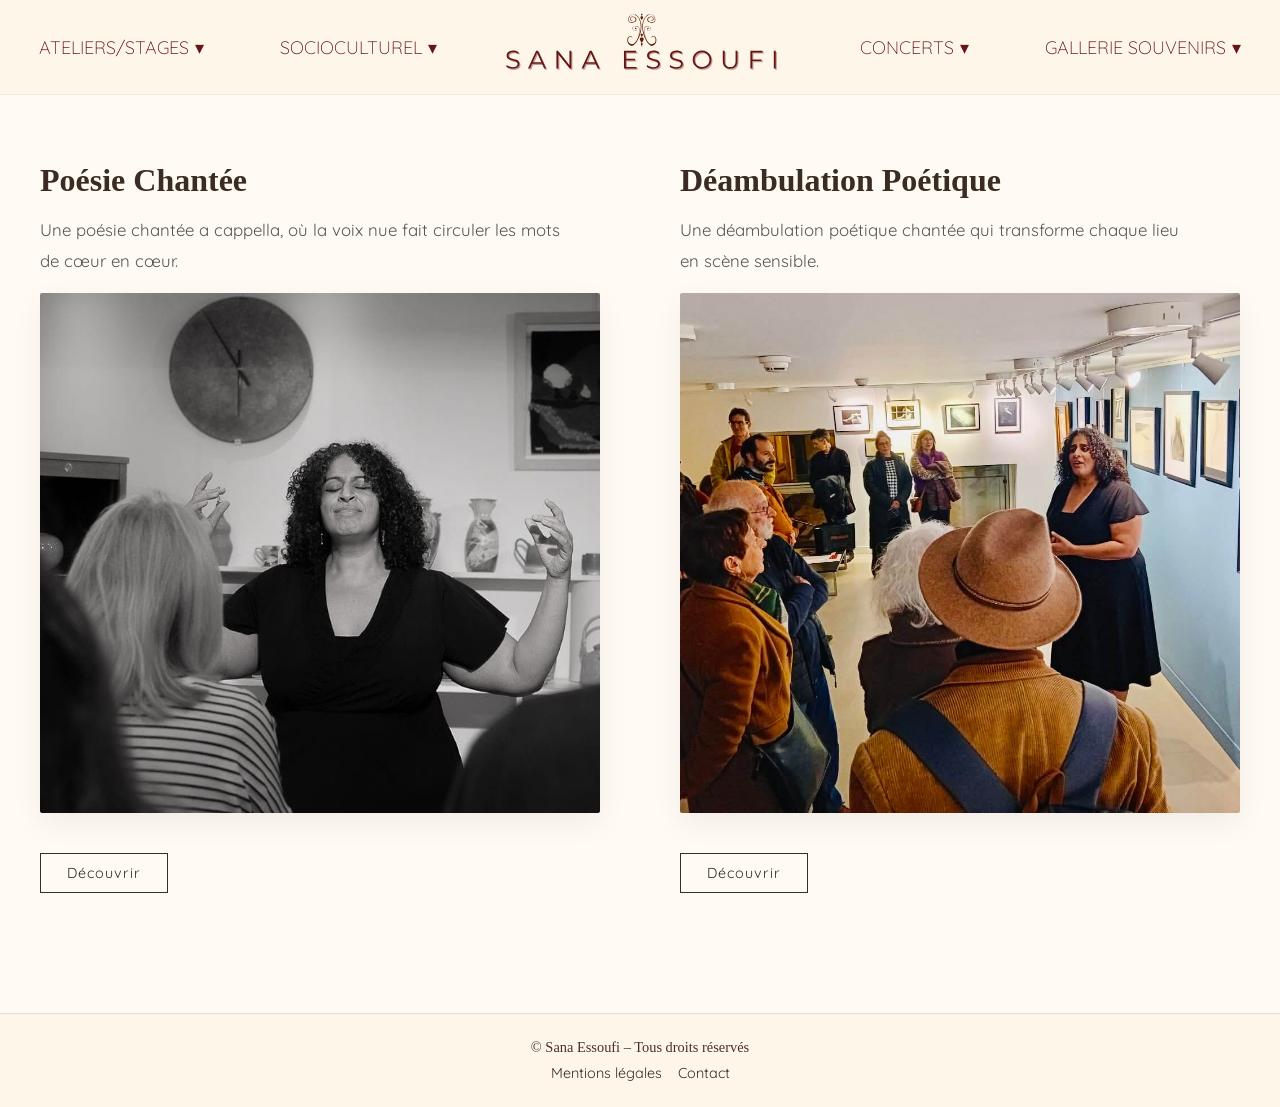
<file: solos.html>
<!DOCTYPE html>
<html lang="fr">
<head>
  <meta charset="UTF-8">
  <meta name="viewport" content="width=device-width, initial-scale=1.0">
  <title>Page Type - Chanteuse Poétesse</title>
  <link rel="stylesheet" href="style.css">
  <link href="https://fonts.googleapis.com/css2?family=Playfair+Display:wght@500&family=Raleway:wght@300&display=swap" rel="stylesheet">
  <style>
    /* Animation fade-in douce */
    .fade-in {
      opacity: 0;
      transform: translateY(20px);
      animation: fadeInUp 1.2s ease forwards;
    }

    @keyframes fadeInUp {
      from {
        opacity: 0;
        transform: translateY(20px);
      }
      to {
        opacity: 1;
        transform: translateY(0);
      }
    }

    /* Layout texte + photos côte à côte */
    .page-content {
      max-width: 1100px;
      margin: 60px auto;
      padding: 20px;
      display: flex;
      flex-wrap: wrap;
      gap: 40px;
      align-items: center;
    }

    .page-text {
      flex: 1 1 50%;
      font-size: 18px;
      line-height: 1.8;
      text-align: left;
    }

    .page-text h1 {
      font-family: 'Playfair Display', serif;
      font-size: 32px;
      margin-bottom: 20px;
      color: #2c2c2c;
    }

    .page-photos {
      flex: 1 1 50%;
      display: flex;
      flex-direction: column;
      gap: 20px;
    }

    .page-photos img {
      width: 100%;
      border-radius: 8px;
      box-shadow: 0 4px 12px rgba(0,0,0,0.1);
      transition: transform 0.3s;
    }

    .page-photos img:hover {
      transform: scale(1.03);
    }

    /* Responsive : sur mobile texte au-dessus */
    @media(max-width: 768px) {
      .page-content {
        flex-direction: column;
      }
      .page-text, .page-photos {
        flex: 1 1 100%;
      }
    }
  </style>
<script>
  window.addEventListener('scroll', function() {
    const header = document.querySelector('header');
    if (window.scrollY > 10) {
      header.classList.add('scrolled');
    } else {
      header.classList.remove('scrolled');
    }
  });
</script>
<script>
document.addEventListener('DOMContentLoaded', function() {
  const buttons = document.querySelectorAll('.menu-btn');

  buttons.forEach(btn => {
    btn.addEventListener('click', function(e) {
      e.stopPropagation(); 

      const parent = this.closest('.menu-deroulant');
      const isOpen = parent.classList.contains('open');

      // fermer tous les autres menus
      document.querySelectorAll('.menu-deroulant.open').forEach(el => {
        if (el !== parent) {
          el.classList.remove('open');
          const b = el.querySelector('.menu-btn');
          if (b) b.setAttribute('aria-expanded', 'false');
          const sm = el.querySelector('.sous-menu');
          if (sm) sm.setAttribute('aria-hidden', 'true');
        }
      });

      // basculer le menu cliqué
      if (isOpen) {
        parent.classList.remove('open');
        this.setAttribute('aria-expanded', 'false');
        parent.querySelector('.sous-menu').setAttribute('aria-hidden', 'true');
      } else {
        parent.classList.add('open');
        this.setAttribute('aria-expanded', 'true');
        parent.querySelector('.sous-menu').setAttribute('aria-hidden', 'false');
      }
    });
  });

  // fermer menus si on clique ailleurs
  document.addEventListener('click', function() {
    document.querySelectorAll('.menu-deroulant.open').forEach(el => {
      el.classList.remove('open');
      const b = el.querySelector('.menu-btn');
      if (b) b.setAttribute('aria-expanded', 'false');
      const sm = el.querySelector('.sous-menu');
      if (sm) sm.setAttribute('aria-hidden', 'true');
    });
  });

  // fermer avec Échap
  document.addEventListener('keydown', function(e) {
    if (e.key === 'Escape') {
      document.querySelectorAll('.menu-deroulant.open').forEach(el => {
        el.classList.remove('open');
        const b = el.querySelector('.menu-btn');
        if (b) b.setAttribute('aria-expanded', 'false');
        const sm = el.querySelector('.sous-menu');
        if (sm) sm.setAttribute('aria-hidden', 'true');
      });
    }
  });
});
</script>
<body>

  <!-- HEADER -->
  <header>
<nav class="site-nav">
  <ul class="main-nav">
    <li class="menu-deroulant">
      <button class="menu-btn" aria-expanded="false">ATELIERS/STAGES <span class="arrow">▾</span></button>
      <ul class="sous-menu" aria-hidden="true">
        <li><a href="explore.html">EXPLORE TA VOIX</a></li>
        <li><a href="bebe.html">CHANTER AVEC BÉBÉ</a></li>
      </ul>
    </li>

    <li class="menu-deroulant">
      <button class="menu-btn" aria-expanded="false">SOCIOCULTUREL <span class="arrow">▾</span></button>
      <ul class="sous-menu" aria-hidden="true">
        <li><a href="chant-des-mots.html">LE CHANT DES MOTS</a></li>
        <li><a href="corps-melodie.html">LE CORPS MÉLODIE</a></li>
        <li><a href="femmes-poesie.html">FEMMES & POÉSIE</a></li>
      </ul>
    </li>

   <!-- LOGO AU CENTRE -->
<li class="logo">
  <a href="index.html">
    <svg class="logo-svg" xmlns="http://www.w3.org/2000/svg" viewBox="50 10 400 90" preserveAspectRatio="xMidYMid meet">
      <!-- SVG exact ici -->
<svg xmlns="http://www.w3.org/2000/svg" xmlns:xlink="http://www.w3.org/1999/xlink" width="500" zoomAndPan="magnify" viewBox="0 0 375 74.999997" height="100" preserveAspectRatio="xMidYMid meet" version="1.0"><defs><g/><clipPath id="e8eaeaf152"><rect x="0" width="273" y="0" height="32"/></clipPath></defs><path fill="#5c1d05" d="M 189.800781 15.601562 C 190.957031 16.238281 192.75 15.660156 192.34375 13.695312 C 191.9375 11.730469 189.570312 10.921875 187.203125 12.828125 C 184.832031 14.734375 186.738281 18.777344 192.113281 17.625 C 197.484375 16.46875 190.839844 3.183594 183.851562 12.945312 C 176.863281 22.707031 186.625 42 191.476562 40.039062 C 196.328125 38.074219 195.695312 31.546875 192.863281 30.96875 C 190.03125 30.390625 190.089844 32.46875 190.089844 32.46875 C 190.089844 32.46875 191.246094 31.171875 192.890625 31.546875 C 194.539062 31.921875 195.636719 38.074219 190.785156 38.59375 C 185.929688 39.113281 182.496094 26.925781 182.234375 24.441406 C 181.972656 21.957031 181.308594 13.8125 187.664062 10.144531 C 187.664062 10.144531 190.175781 8.785156 192.199219 11.242188 C 194.222656 13.695312 193.933594 16.757812 191.996094 17.132812 C 190.0625 17.507812 186.394531 17.015625 187.085938 14.386719 C 187.78125 11.761719 191.507812 11.527344 191.824219 13.695312 C 192.140625 15.863281 189.800781 15.601562 189.800781 15.601562 " fill-opacity="1" fill-rule="nonzero"/><path fill="#5c1d05" d="M 186.027344 34.050781 C 186.027344 34.050781 181.90625 26.886719 183.332031 23.113281 C 184.757812 19.335938 191.074219 21.148438 189.839844 23.957031 C 188.609375 26.769531 185.949219 25.578125 185.910156 24.496094 C 185.875 23.417969 186.527344 22.609375 187.144531 22.570312 C 187.144531 22.570312 187.585938 22.457031 187.722656 23.074219 C 187.855469 23.6875 186.335938 23.863281 186.335938 23.863281 C 186.335938 23.863281 185.757812 24.902344 187.066406 25.402344 C 188.375 25.902344 190.109375 24.035156 189.53125 22.589844 C 188.953125 21.148438 185.835938 20.761719 184.582031 21.9375 C 183.332031 23.113281 182.964844 24.460938 183.734375 27.945312 C 184.507812 31.429688 186.085938 33.625 186.027344 34.050781 " fill-opacity="1" fill-rule="nonzero"/><path fill="#5c1d05" d="M 172.226562 15.601562 C 171.074219 16.238281 169.28125 15.660156 169.6875 13.695312 C 170.089844 11.730469 172.460938 10.921875 174.828125 12.828125 C 177.195312 14.734375 175.289062 18.777344 169.917969 17.625 C 164.546875 16.46875 171.1875 3.183594 178.179688 12.945312 C 185.167969 22.707031 175.40625 42 170.554688 40.039062 C 165.699219 38.074219 166.335938 31.546875 169.167969 30.96875 C 171.996094 30.390625 171.941406 32.46875 171.941406 32.46875 C 171.941406 32.46875 170.785156 31.171875 169.136719 31.546875 C 167.492188 31.921875 166.394531 38.074219 171.246094 38.59375 C 176.097656 39.113281 179.535156 26.925781 179.796875 24.441406 C 180.054688 21.957031 180.71875 13.8125 174.367188 10.144531 C 174.367188 10.144531 171.851562 8.785156 169.832031 11.242188 C 167.808594 13.695312 168.097656 16.757812 170.035156 17.132812 C 171.96875 17.507812 175.636719 17.015625 174.945312 14.386719 C 174.25 11.761719 170.523438 11.527344 170.207031 13.695312 C 169.890625 15.863281 172.226562 15.601562 172.226562 15.601562 " fill-opacity="1" fill-rule="nonzero"/><path fill="#5c1d05" d="M 176.003906 34.050781 C 176.003906 34.050781 180.125 26.886719 178.699219 23.113281 C 177.273438 19.335938 170.957031 21.148438 172.191406 23.957031 C 173.421875 26.769531 176.078125 25.578125 176.117188 24.496094 C 176.15625 23.417969 175.5 22.609375 174.886719 22.570312 C 174.886719 22.570312 174.441406 22.457031 174.308594 23.074219 C 174.171875 23.6875 175.695312 23.863281 175.695312 23.863281 C 175.695312 23.863281 176.273438 24.902344 174.960938 25.402344 C 173.652344 25.902344 171.921875 24.035156 172.5 22.589844 C 173.074219 21.148438 176.195312 20.761719 177.445312 21.9375 C 178.699219 23.113281 179.0625 24.460938 178.292969 27.945312 C 177.523438 31.429688 175.945312 33.625 176.003906 34.050781 " fill-opacity="1" fill-rule="nonzero"/><path fill="#5c1d05" d="M 180.945312 32.0625 C 180.945312 32.0625 178.980469 31.890625 179.058594 33.433594 C 179.132812 34.972656 180.945312 37.285156 180.945312 37.285156 C 180.945312 37.285156 182.753906 34.972656 182.832031 33.433594 C 182.910156 31.890625 180.945312 32.0625 180.945312 32.0625 " fill-opacity="1" fill-rule="nonzero"/><path fill="#5c1d05" d="M 180.945312 28.542969 C 180.945312 28.542969 179.816406 28.441406 179.859375 29.328125 C 179.902344 30.214844 180.945312 31.542969 180.945312 31.542969 C 180.945312 31.542969 181.984375 30.214844 182.027344 29.328125 C 182.074219 28.441406 180.945312 28.542969 180.945312 28.542969 " fill-opacity="1" fill-rule="nonzero"/><path fill="#5c1d05" d="M 180.945312 11.550781 C 180.945312 11.550781 179.574219 11.429688 179.628906 12.503906 C 179.679688 13.578125 180.945312 15.191406 180.945312 15.191406 C 180.945312 15.191406 182.207031 13.578125 182.261719 12.503906 C 182.3125 11.429688 180.945312 11.550781 180.945312 11.550781 " fill-opacity="1" fill-rule="nonzero"/><path fill="#5c1d05" d="M 180.945312 9.09375 C 180.945312 9.09375 180.15625 9.023438 180.1875 9.640625 C 180.21875 10.257812 180.945312 11.1875 180.945312 11.1875 C 180.945312 11.1875 181.671875 10.257812 181.699219 9.640625 C 181.730469 9.023438 180.945312 9.09375 180.945312 9.09375 " fill-opacity="1" fill-rule="nonzero"/><path fill="#5c1d05" d="M 181.867188 38.410156 C 181.867188 38.921875 181.453125 39.335938 180.945312 39.335938 C 180.433594 39.335938 180.019531 38.921875 180.019531 38.410156 C 180.019531 37.898438 180.433594 37.484375 180.945312 37.484375 C 181.453125 37.484375 181.867188 37.898438 181.867188 38.410156 " fill-opacity="1" fill-rule="nonzero"/><path fill="#5c1d05" d="M 181.539062 40.164062 C 181.539062 40.492188 181.273438 40.757812 180.945312 40.757812 C 180.613281 40.757812 180.347656 40.492188 180.347656 40.164062 C 180.347656 39.832031 180.613281 39.566406 180.945312 39.566406 C 181.273438 39.566406 181.539062 39.832031 181.539062 40.164062 " fill-opacity="1" fill-rule="nonzero"/><g transform="matrix(1, 0, 0, 1, 48, 39)"><g clip-path="url(#e8eaeaf152)"><g fill="#661414" fill-opacity="0.4"><g transform="translate(2.131263, 24.152197)"><g><path d="M 7.53125 0.140625 C 6.257812 0.140625 5.035156 -0.0625 3.859375 -0.46875 C 2.691406 -0.875 1.789062 -1.414062 1.15625 -2.09375 L 1.859375 -3.484375 C 2.484375 -2.859375 3.3125 -2.351562 4.34375 -1.96875 C 5.375 -1.59375 6.4375 -1.40625 7.53125 -1.40625 C 9.070312 -1.40625 10.226562 -1.6875 11 -2.25 C 11.769531 -2.8125 12.15625 -3.539062 12.15625 -4.4375 C 12.15625 -5.125 11.945312 -5.671875 11.53125 -6.078125 C 11.113281 -6.492188 10.597656 -6.8125 9.984375 -7.03125 C 9.378906 -7.25 8.539062 -7.488281 7.46875 -7.75 C 6.164062 -8.082031 5.128906 -8.398438 4.359375 -8.703125 C 3.597656 -9.003906 2.941406 -9.460938 2.390625 -10.078125 C 1.847656 -10.703125 1.578125 -11.546875 1.578125 -12.609375 C 1.578125 -13.484375 1.804688 -14.273438 2.265625 -14.984375 C 2.722656 -15.691406 3.425781 -16.257812 4.375 -16.6875 C 5.320312 -17.113281 6.5 -17.328125 7.90625 -17.328125 C 8.882812 -17.328125 9.84375 -17.191406 10.78125 -16.921875 C 11.726562 -16.648438 12.546875 -16.28125 13.234375 -15.8125 L 12.609375 -14.359375 C 11.890625 -14.835938 11.117188 -15.191406 10.296875 -15.421875 C 9.484375 -15.660156 8.6875 -15.78125 7.90625 -15.78125 C 6.394531 -15.78125 5.257812 -15.488281 4.5 -14.90625 C 3.738281 -14.332031 3.359375 -13.585938 3.359375 -12.671875 C 3.359375 -11.984375 3.566406 -11.429688 3.984375 -11.015625 C 4.398438 -10.597656 4.921875 -10.273438 5.546875 -10.046875 C 6.179688 -9.828125 7.03125 -9.585938 8.09375 -9.328125 C 9.351562 -9.015625 10.375 -8.707031 11.15625 -8.40625 C 11.9375 -8.101562 12.59375 -7.644531 13.125 -7.03125 C 13.664062 -6.414062 13.9375 -5.585938 13.9375 -4.546875 C 13.9375 -3.671875 13.703125 -2.878906 13.234375 -2.171875 C 12.773438 -1.460938 12.0625 -0.898438 11.09375 -0.484375 C 10.125 -0.0664062 8.9375 0.140625 7.53125 0.140625 Z M 7.53125 0.140625 "/></g></g></g><g fill="#661414" fill-opacity="0.4"><g transform="translate(24.279231, 24.152197)"><g><path d="M 13.578125 -4.59375 L 4 -4.59375 L 1.9375 0 L 0.046875 0 L 7.90625 -17.1875 L 9.703125 -17.1875 L 17.546875 0 L 15.640625 0 Z M 12.90625 -6.0625 L 8.78125 -15.296875 L 4.65625 -6.0625 Z M 12.90625 -6.0625 "/></g></g></g><g fill="#661414" fill-opacity="0.4"><g transform="translate(48.931758, 24.152197)"><g><path d="M 17.15625 -17.1875 L 17.15625 0 L 15.65625 0 L 4.609375 -13.9375 L 4.609375 0 L 2.796875 0 L 2.796875 -17.1875 L 4.296875 -17.1875 L 15.359375 -3.234375 L 15.359375 -17.1875 Z M 17.15625 -17.1875 "/></g></g></g><g fill="#661414" fill-opacity="0.4"><g transform="translate(75.941505, 24.152197)"><g><path d="M 13.578125 -4.59375 L 4 -4.59375 L 1.9375 0 L 0.046875 0 L 7.90625 -17.1875 L 9.703125 -17.1875 L 17.546875 0 L 15.640625 0 Z M 12.90625 -6.0625 L 8.78125 -15.296875 L 4.65625 -6.0625 Z M 12.90625 -6.0625 "/></g></g></g><g fill="#661414" fill-opacity="0.4"><g transform="translate(100.594032, 24.152197)"><g/></g></g><g fill="#661414" fill-opacity="0.4"><g transform="translate(114.074318, 24.152197)"><g><path d="M 14.953125 -1.578125 L 14.953125 0 L 2.796875 0 L 2.796875 -17.1875 L 14.578125 -17.1875 L 14.578125 -15.609375 L 4.609375 -15.609375 L 4.609375 -9.5 L 13.5 -9.5 L 13.5 -7.953125 L 4.609375 -7.953125 L 4.609375 -1.578125 Z M 14.953125 -1.578125 "/></g></g></g><g fill="#661414" fill-opacity="0.4"><g transform="translate(137.548234, 24.152197)"><g><path d="M 7.53125 0.140625 C 6.257812 0.140625 5.035156 -0.0625 3.859375 -0.46875 C 2.691406 -0.875 1.789062 -1.414062 1.15625 -2.09375 L 1.859375 -3.484375 C 2.484375 -2.859375 3.3125 -2.351562 4.34375 -1.96875 C 5.375 -1.59375 6.4375 -1.40625 7.53125 -1.40625 C 9.070312 -1.40625 10.226562 -1.6875 11 -2.25 C 11.769531 -2.8125 12.15625 -3.539062 12.15625 -4.4375 C 12.15625 -5.125 11.945312 -5.671875 11.53125 -6.078125 C 11.113281 -6.492188 10.597656 -6.8125 9.984375 -7.03125 C 9.378906 -7.25 8.539062 -7.488281 7.46875 -7.75 C 6.164062 -8.082031 5.128906 -8.398438 4.359375 -8.703125 C 3.597656 -9.003906 2.941406 -9.460938 2.390625 -10.078125 C 1.847656 -10.703125 1.578125 -11.546875 1.578125 -12.609375 C 1.578125 -13.484375 1.804688 -14.273438 2.265625 -14.984375 C 2.722656 -15.691406 3.425781 -16.257812 4.375 -16.6875 C 5.320312 -17.113281 6.5 -17.328125 7.90625 -17.328125 C 8.882812 -17.328125 9.84375 -17.191406 10.78125 -16.921875 C 11.726562 -16.648438 12.546875 -16.28125 13.234375 -15.8125 L 12.609375 -14.359375 C 11.890625 -14.835938 11.117188 -15.191406 10.296875 -15.421875 C 9.484375 -15.660156 8.6875 -15.78125 7.90625 -15.78125 C 6.394531 -15.78125 5.257812 -15.488281 4.5 -14.90625 C 3.738281 -14.332031 3.359375 -13.585938 3.359375 -12.671875 C 3.359375 -11.984375 3.566406 -11.429688 3.984375 -11.015625 C 4.398438 -10.597656 4.921875 -10.273438 5.546875 -10.046875 C 6.179688 -9.828125 7.03125 -9.585938 8.09375 -9.328125 C 9.351562 -9.015625 10.375 -8.707031 11.15625 -8.40625 C 11.9375 -8.101562 12.59375 -7.644531 13.125 -7.03125 C 13.664062 -6.414062 13.9375 -5.585938 13.9375 -4.546875 C 13.9375 -3.671875 13.703125 -2.878906 13.234375 -2.171875 C 12.773438 -1.460938 12.0625 -0.898438 11.09375 -0.484375 C 10.125 -0.0664062 8.9375 0.140625 7.53125 0.140625 Z M 7.53125 0.140625 "/></g></g></g><g fill="#661414" fill-opacity="0.4"><g transform="translate(159.696203, 24.152197)"><g><path d="M 7.53125 0.140625 C 6.257812 0.140625 5.035156 -0.0625 3.859375 -0.46875 C 2.691406 -0.875 1.789062 -1.414062 1.15625 -2.09375 L 1.859375 -3.484375 C 2.484375 -2.859375 3.3125 -2.351562 4.34375 -1.96875 C 5.375 -1.59375 6.4375 -1.40625 7.53125 -1.40625 C 9.070312 -1.40625 10.226562 -1.6875 11 -2.25 C 11.769531 -2.8125 12.15625 -3.539062 12.15625 -4.4375 C 12.15625 -5.125 11.945312 -5.671875 11.53125 -6.078125 C 11.113281 -6.492188 10.597656 -6.8125 9.984375 -7.03125 C 9.378906 -7.25 8.539062 -7.488281 7.46875 -7.75 C 6.164062 -8.082031 5.128906 -8.398438 4.359375 -8.703125 C 3.597656 -9.003906 2.941406 -9.460938 2.390625 -10.078125 C 1.847656 -10.703125 1.578125 -11.546875 1.578125 -12.609375 C 1.578125 -13.484375 1.804688 -14.273438 2.265625 -14.984375 C 2.722656 -15.691406 3.425781 -16.257812 4.375 -16.6875 C 5.320312 -17.113281 6.5 -17.328125 7.90625 -17.328125 C 8.882812 -17.328125 9.84375 -17.191406 10.78125 -16.921875 C 11.726562 -16.648438 12.546875 -16.28125 13.234375 -15.8125 L 12.609375 -14.359375 C 11.890625 -14.835938 11.117188 -15.191406 10.296875 -15.421875 C 9.484375 -15.660156 8.6875 -15.78125 7.90625 -15.78125 C 6.394531 -15.78125 5.257812 -15.488281 4.5 -14.90625 C 3.738281 -14.332031 3.359375 -13.585938 3.359375 -12.671875 C 3.359375 -11.984375 3.566406 -11.429688 3.984375 -11.015625 C 4.398438 -10.597656 4.921875 -10.273438 5.546875 -10.046875 C 6.179688 -9.828125 7.03125 -9.585938 8.09375 -9.328125 C 9.351562 -9.015625 10.375 -8.707031 11.15625 -8.40625 C 11.9375 -8.101562 12.59375 -7.644531 13.125 -7.03125 C 13.664062 -6.414062 13.9375 -5.585938 13.9375 -4.546875 C 13.9375 -3.671875 13.703125 -2.878906 13.234375 -2.171875 C 12.773438 -1.460938 12.0625 -0.898438 11.09375 -0.484375 C 10.125 -0.0664062 8.9375 0.140625 7.53125 0.140625 Z M 7.53125 0.140625 "/></g></g></g><g fill="#661414" fill-opacity="0.4"><g transform="translate(181.844171, 24.152197)"><g><path d="M 10.3125 0.140625 C 8.601562 0.140625 7.054688 -0.238281 5.671875 -1 C 4.296875 -1.757812 3.21875 -2.800781 2.4375 -4.125 C 1.664062 -5.445312 1.28125 -6.9375 1.28125 -8.59375 C 1.28125 -10.25 1.664062 -11.738281 2.4375 -13.0625 C 3.21875 -14.382812 4.296875 -15.425781 5.671875 -16.1875 C 7.054688 -16.945312 8.601562 -17.328125 10.3125 -17.328125 C 12.007812 -17.328125 13.539062 -16.953125 14.90625 -16.203125 C 16.28125 -15.453125 17.359375 -14.410156 18.140625 -13.078125 C 18.921875 -11.742188 19.3125 -10.25 19.3125 -8.59375 C 19.3125 -6.9375 18.921875 -5.441406 18.140625 -4.109375 C 17.359375 -2.773438 16.28125 -1.734375 14.90625 -0.984375 C 13.539062 -0.234375 12.007812 0.140625 10.3125 0.140625 Z M 10.3125 -1.46875 C 11.664062 -1.46875 12.890625 -1.773438 13.984375 -2.390625 C 15.085938 -3.003906 15.945312 -3.851562 16.5625 -4.9375 C 17.1875 -6.03125 17.5 -7.25 17.5 -8.59375 C 17.5 -9.9375 17.1875 -11.148438 16.5625 -12.234375 C 15.945312 -13.328125 15.085938 -14.175781 13.984375 -14.78125 C 12.890625 -15.394531 11.664062 -15.703125 10.3125 -15.703125 C 8.945312 -15.703125 7.710938 -15.394531 6.609375 -14.78125 C 5.503906 -14.175781 4.632812 -13.328125 4 -12.234375 C 3.375 -11.148438 3.0625 -9.9375 3.0625 -8.59375 C 3.0625 -7.25 3.375 -6.03125 4 -4.9375 C 4.632812 -3.851562 5.503906 -3.003906 6.609375 -2.390625 C 7.710938 -1.773438 8.945312 -1.46875 10.3125 -1.46875 Z M 10.3125 -1.46875 "/></g></g></g><g fill="#661414" fill-opacity="0.4"><g transform="translate(209.49232, 24.152197)"><g><path d="M 9.71875 0.140625 C 7.488281 0.140625 5.753906 -0.492188 4.515625 -1.765625 C 3.273438 -3.046875 2.65625 -4.90625 2.65625 -7.34375 L 2.65625 -17.1875 L 4.46875 -17.1875 L 4.46875 -7.40625 C 4.46875 -5.414062 4.914062 -3.925781 5.8125 -2.9375 C 6.71875 -1.957031 8.019531 -1.46875 9.71875 -1.46875 C 11.4375 -1.46875 12.742188 -1.957031 13.640625 -2.9375 C 14.546875 -3.925781 15 -5.414062 15 -7.40625 L 15 -17.1875 L 16.765625 -17.1875 L 16.765625 -7.34375 C 16.765625 -4.90625 16.144531 -3.046875 14.90625 -1.765625 C 13.675781 -0.492188 11.945312 0.140625 9.71875 0.140625 Z M 9.71875 0.140625 "/></g></g></g><g fill="#661414" fill-opacity="0.4"><g transform="translate(235.986432, 24.152197)"><g><path d="M 4.609375 -15.609375 L 4.609375 -8.859375 L 13.5 -8.859375 L 13.5 -7.296875 L 4.609375 -7.296875 L 4.609375 0 L 2.796875 0 L 2.796875 -17.1875 L 14.578125 -17.1875 L 14.578125 -15.609375 Z M 4.609375 -15.609375 "/></g></g></g><g fill="#661414" fill-opacity="0.4"><g transform="translate(258.576383, 24.152197)"><g><path d="M 2.796875 -17.1875 L 4.609375 -17.1875 L 4.609375 0 L 2.796875 0 Z M 2.796875 -17.1875 "/></g></g></g><g fill="#661414" fill-opacity="1"><g transform="translate(1.04611, 23.067044)"><g><path d="M 7.53125 0.140625 C 6.257812 0.140625 5.035156 -0.0625 3.859375 -0.46875 C 2.691406 -0.875 1.789062 -1.414062 1.15625 -2.09375 L 1.859375 -3.484375 C 2.484375 -2.859375 3.3125 -2.351562 4.34375 -1.96875 C 5.375 -1.59375 6.4375 -1.40625 7.53125 -1.40625 C 9.070312 -1.40625 10.226562 -1.6875 11 -2.25 C 11.769531 -2.8125 12.15625 -3.539062 12.15625 -4.4375 C 12.15625 -5.125 11.945312 -5.671875 11.53125 -6.078125 C 11.113281 -6.492188 10.597656 -6.8125 9.984375 -7.03125 C 9.378906 -7.25 8.539062 -7.488281 7.46875 -7.75 C 6.164062 -8.082031 5.128906 -8.398438 4.359375 -8.703125 C 3.597656 -9.003906 2.941406 -9.460938 2.390625 -10.078125 C 1.847656 -10.703125 1.578125 -11.546875 1.578125 -12.609375 C 1.578125 -13.484375 1.804688 -14.273438 2.265625 -14.984375 C 2.722656 -15.691406 3.425781 -16.257812 4.375 -16.6875 C 5.320312 -17.113281 6.5 -17.328125 7.90625 -17.328125 C 8.882812 -17.328125 9.84375 -17.191406 10.78125 -16.921875 C 11.726562 -16.648438 12.546875 -16.28125 13.234375 -15.8125 L 12.609375 -14.359375 C 11.890625 -14.835938 11.117188 -15.191406 10.296875 -15.421875 C 9.484375 -15.660156 8.6875 -15.78125 7.90625 -15.78125 C 6.394531 -15.78125 5.257812 -15.488281 4.5 -14.90625 C 3.738281 -14.332031 3.359375 -13.585938 3.359375 -12.671875 C 3.359375 -11.984375 3.566406 -11.429688 3.984375 -11.015625 C 4.398438 -10.597656 4.921875 -10.273438 5.546875 -10.046875 C 6.179688 -9.828125 7.03125 -9.585938 8.09375 -9.328125 C 9.351562 -9.015625 10.375 -8.707031 11.15625 -8.40625 C 11.9375 -8.101562 12.59375 -7.644531 13.125 -7.03125 C 13.664062 -6.414062 13.9375 -5.585938 13.9375 -4.546875 C 13.9375 -3.671875 13.703125 -2.878906 13.234375 -2.171875 C 12.773438 -1.460938 12.0625 -0.898438 11.09375 -0.484375 C 10.125 -0.0664062 8.9375 0.140625 7.53125 0.140625 Z M 7.53125 0.140625 "/></g></g></g><g fill="#661414" fill-opacity="1"><g transform="translate(23.194079, 23.067044)"><g><path d="M 13.578125 -4.59375 L 4 -4.59375 L 1.9375 0 L 0.046875 0 L 7.90625 -17.1875 L 9.703125 -17.1875 L 17.546875 0 L 15.640625 0 Z M 12.90625 -6.0625 L 8.78125 -15.296875 L 4.65625 -6.0625 Z M 12.90625 -6.0625 "/></g></g></g><g fill="#661414" fill-opacity="1"><g transform="translate(47.846605, 23.067044)"><g><path d="M 17.15625 -17.1875 L 17.15625 0 L 15.65625 0 L 4.609375 -13.9375 L 4.609375 0 L 2.796875 0 L 2.796875 -17.1875 L 4.296875 -17.1875 L 15.359375 -3.234375 L 15.359375 -17.1875 Z M 17.15625 -17.1875 "/></g></g></g><g fill="#661414" fill-opacity="1"><g transform="translate(74.856353, 23.067044)"><g><path d="M 13.578125 -4.59375 L 4 -4.59375 L 1.9375 0 L 0.046875 0 L 7.90625 -17.1875 L 9.703125 -17.1875 L 17.546875 0 L 15.640625 0 Z M 12.90625 -6.0625 L 8.78125 -15.296875 L 4.65625 -6.0625 Z M 12.90625 -6.0625 "/></g></g></g><g fill="#661414" fill-opacity="1"><g transform="translate(99.508879, 23.067044)"><g/></g></g><g fill="#661414" fill-opacity="1"><g transform="translate(112.989165, 23.067044)"><g><path d="M 14.953125 -1.578125 L 14.953125 0 L 2.796875 0 L 2.796875 -17.1875 L 14.578125 -17.1875 L 14.578125 -15.609375 L 4.609375 -15.609375 L 4.609375 -9.5 L 13.5 -9.5 L 13.5 -7.953125 L 4.609375 -7.953125 L 4.609375 -1.578125 Z M 14.953125 -1.578125 "/></g></g></g><g fill="#661414" fill-opacity="1"><g transform="translate(136.463082, 23.067044)"><g><path d="M 7.53125 0.140625 C 6.257812 0.140625 5.035156 -0.0625 3.859375 -0.46875 C 2.691406 -0.875 1.789062 -1.414062 1.15625 -2.09375 L 1.859375 -3.484375 C 2.484375 -2.859375 3.3125 -2.351562 4.34375 -1.96875 C 5.375 -1.59375 6.4375 -1.40625 7.53125 -1.40625 C 9.070312 -1.40625 10.226562 -1.6875 11 -2.25 C 11.769531 -2.8125 12.15625 -3.539062 12.15625 -4.4375 C 12.15625 -5.125 11.945312 -5.671875 11.53125 -6.078125 C 11.113281 -6.492188 10.597656 -6.8125 9.984375 -7.03125 C 9.378906 -7.25 8.539062 -7.488281 7.46875 -7.75 C 6.164062 -8.082031 5.128906 -8.398438 4.359375 -8.703125 C 3.597656 -9.003906 2.941406 -9.460938 2.390625 -10.078125 C 1.847656 -10.703125 1.578125 -11.546875 1.578125 -12.609375 C 1.578125 -13.484375 1.804688 -14.273438 2.265625 -14.984375 C 2.722656 -15.691406 3.425781 -16.257812 4.375 -16.6875 C 5.320312 -17.113281 6.5 -17.328125 7.90625 -17.328125 C 8.882812 -17.328125 9.84375 -17.191406 10.78125 -16.921875 C 11.726562 -16.648438 12.546875 -16.28125 13.234375 -15.8125 L 12.609375 -14.359375 C 11.890625 -14.835938 11.117188 -15.191406 10.296875 -15.421875 C 9.484375 -15.660156 8.6875 -15.78125 7.90625 -15.78125 C 6.394531 -15.78125 5.257812 -15.488281 4.5 -14.90625 C 3.738281 -14.332031 3.359375 -13.585938 3.359375 -12.671875 C 3.359375 -11.984375 3.566406 -11.429688 3.984375 -11.015625 C 4.398438 -10.597656 4.921875 -10.273438 5.546875 -10.046875 C 6.179688 -9.828125 7.03125 -9.585938 8.09375 -9.328125 C 9.351562 -9.015625 10.375 -8.707031 11.15625 -8.40625 C 11.9375 -8.101562 12.59375 -7.644531 13.125 -7.03125 C 13.664062 -6.414062 13.9375 -5.585938 13.9375 -4.546875 C 13.9375 -3.671875 13.703125 -2.878906 13.234375 -2.171875 C 12.773438 -1.460938 12.0625 -0.898438 11.09375 -0.484375 C 10.125 -0.0664062 8.9375 0.140625 7.53125 0.140625 Z M 7.53125 0.140625 "/></g></g></g><g fill="#661414" fill-opacity="1"><g transform="translate(158.61105, 23.067044)"><g><path d="M 7.53125 0.140625 C 6.257812 0.140625 5.035156 -0.0625 3.859375 -0.46875 C 2.691406 -0.875 1.789062 -1.414062 1.15625 -2.09375 L 1.859375 -3.484375 C 2.484375 -2.859375 3.3125 -2.351562 4.34375 -1.96875 C 5.375 -1.59375 6.4375 -1.40625 7.53125 -1.40625 C 9.070312 -1.40625 10.226562 -1.6875 11 -2.25 C 11.769531 -2.8125 12.15625 -3.539062 12.15625 -4.4375 C 12.15625 -5.125 11.945312 -5.671875 11.53125 -6.078125 C 11.113281 -6.492188 10.597656 -6.8125 9.984375 -7.03125 C 9.378906 -7.25 8.539062 -7.488281 7.46875 -7.75 C 6.164062 -8.082031 5.128906 -8.398438 4.359375 -8.703125 C 3.597656 -9.003906 2.941406 -9.460938 2.390625 -10.078125 C 1.847656 -10.703125 1.578125 -11.546875 1.578125 -12.609375 C 1.578125 -13.484375 1.804688 -14.273438 2.265625 -14.984375 C 2.722656 -15.691406 3.425781 -16.257812 4.375 -16.6875 C 5.320312 -17.113281 6.5 -17.328125 7.90625 -17.328125 C 8.882812 -17.328125 9.84375 -17.191406 10.78125 -16.921875 C 11.726562 -16.648438 12.546875 -16.28125 13.234375 -15.8125 L 12.609375 -14.359375 C 11.890625 -14.835938 11.117188 -15.191406 10.296875 -15.421875 C 9.484375 -15.660156 8.6875 -15.78125 7.90625 -15.78125 C 6.394531 -15.78125 5.257812 -15.488281 4.5 -14.90625 C 3.738281 -14.332031 3.359375 -13.585938 3.359375 -12.671875 C 3.359375 -11.984375 3.566406 -11.429688 3.984375 -11.015625 C 4.398438 -10.597656 4.921875 -10.273438 5.546875 -10.046875 C 6.179688 -9.828125 7.03125 -9.585938 8.09375 -9.328125 C 9.351562 -9.015625 10.375 -8.707031 11.15625 -8.40625 C 11.9375 -8.101562 12.59375 -7.644531 13.125 -7.03125 C 13.664062 -6.414062 13.9375 -5.585938 13.9375 -4.546875 C 13.9375 -3.671875 13.703125 -2.878906 13.234375 -2.171875 C 12.773438 -1.460938 12.0625 -0.898438 11.09375 -0.484375 C 10.125 -0.0664062 8.9375 0.140625 7.53125 0.140625 Z M 7.53125 0.140625 "/></g></g></g><g fill="#661414" fill-opacity="1"><g transform="translate(180.759019, 23.067044)"><g><path d="M 10.3125 0.140625 C 8.601562 0.140625 7.054688 -0.238281 5.671875 -1 C 4.296875 -1.757812 3.21875 -2.800781 2.4375 -4.125 C 1.664062 -5.445312 1.28125 -6.9375 1.28125 -8.59375 C 1.28125 -10.25 1.664062 -11.738281 2.4375 -13.0625 C 3.21875 -14.382812 4.296875 -15.425781 5.671875 -16.1875 C 7.054688 -16.945312 8.601562 -17.328125 10.3125 -17.328125 C 12.007812 -17.328125 13.539062 -16.953125 14.90625 -16.203125 C 16.28125 -15.453125 17.359375 -14.410156 18.140625 -13.078125 C 18.921875 -11.742188 19.3125 -10.25 19.3125 -8.59375 C 19.3125 -6.9375 18.921875 -5.441406 18.140625 -4.109375 C 17.359375 -2.773438 16.28125 -1.734375 14.90625 -0.984375 C 13.539062 -0.234375 12.007812 0.140625 10.3125 0.140625 Z M 10.3125 -1.46875 C 11.664062 -1.46875 12.890625 -1.773438 13.984375 -2.390625 C 15.085938 -3.003906 15.945312 -3.851562 16.5625 -4.9375 C 17.1875 -6.03125 17.5 -7.25 17.5 -8.59375 C 17.5 -9.9375 17.1875 -11.148438 16.5625 -12.234375 C 15.945312 -13.328125 15.085938 -14.175781 13.984375 -14.78125 C 12.890625 -15.394531 11.664062 -15.703125 10.3125 -15.703125 C 8.945312 -15.703125 7.710938 -15.394531 6.609375 -14.78125 C 5.503906 -14.175781 4.632812 -13.328125 4 -12.234375 C 3.375 -11.148438 3.0625 -9.9375 3.0625 -8.59375 C 3.0625 -7.25 3.375 -6.03125 4 -4.9375 C 4.632812 -3.851562 5.503906 -3.003906 6.609375 -2.390625 C 7.710938 -1.773438 8.945312 -1.46875 10.3125 -1.46875 Z M 10.3125 -1.46875 "/></g></g></g><g fill="#661414" fill-opacity="1"><g transform="translate(208.407168, 23.067044)"><g><path d="M 9.71875 0.140625 C 7.488281 0.140625 5.753906 -0.492188 4.515625 -1.765625 C 3.273438 -3.046875 2.65625 -4.90625 2.65625 -7.34375 L 2.65625 -17.1875 L 4.46875 -17.1875 L 4.46875 -7.40625 C 4.46875 -5.414062 4.914062 -3.925781 5.8125 -2.9375 C 6.71875 -1.957031 8.019531 -1.46875 9.71875 -1.46875 C 11.4375 -1.46875 12.742188 -1.957031 13.640625 -2.9375 C 14.546875 -3.925781 15 -5.414062 15 -7.40625 L 15 -17.1875 L 16.765625 -17.1875 L 16.765625 -7.34375 C 16.765625 -4.90625 16.144531 -3.046875 14.90625 -1.765625 C 13.675781 -0.492188 11.945312 0.140625 9.71875 0.140625 Z M 9.71875 0.140625 "/></g></g></g><g fill="#661414" fill-opacity="1"><g transform="translate(234.901279, 23.067044)"><g><path d="M 4.609375 -15.609375 L 4.609375 -8.859375 L 13.5 -8.859375 L 13.5 -7.296875 L 4.609375 -7.296875 L 4.609375 0 L 2.796875 0 L 2.796875 -17.1875 L 14.578125 -17.1875 L 14.578125 -15.609375 Z M 4.609375 -15.609375 "/></g></g></g><g fill="#661414" fill-opacity="1"><g transform="translate(257.49123, 23.067044)"><g><path d="M 2.796875 -17.1875 L 4.609375 -17.1875 L 4.609375 0 L 2.796875 0 Z M 2.796875 -17.1875 "/></g></g></g></g></g></svg>
    </svg>
  </a>
</li>

    <li class="menu-deroulant">
      <button class="menu-btn" aria-expanded="false">CONCERTS <span class="arrow">▾</span></button>
      <ul class="sous-menu" aria-hidden="true">
        <li><a href="choristes.html">LIE LE LIEN - CHORISTES</a></li>
        <li><a href="solos.html">LES SOLOS</a></li>
      </ul>
    </li>

    <li class="menu-deroulant">
      <button class="menu-btn" aria-expanded="false">GALLERIE SOUVENIRS <span class="arrow">▾</span></button>
      <ul class="sous-menu" aria-hidden="true">
        <li><a href="souvconcerts.html">CONCERTS</a></li>
        <li><a href="souvateliers.html">ATELIERS</a></li>
      </ul>
    </li>
  </ul>
</nav>
  </header>

  <!-- CONTENU DE LA PAGE -->
<main class="solos-page">

  <section class="solos-container">

    <div class="solos-grid">

      <!-- SOLO 1 -->
        <div class="solo-content">
          <h2>Poésie Chantée</h2>
          <p>
Une poésie chantée a cappella, où la voix nue fait circuler les mots de cœur en cœur.
          </p>

      <div class="solo-card">
        <div class="solo-image">
          <img src="poesiechant1.jpg" alt="Solo 1">
        </div>

          <a href="poesiechant.html" class="solo-btn">Découvrir</a>
        </div>
      </div>

      <!-- SOLO 2 -->
        <div class="solo-content">
          <h2>Déambulation Poétique</h2>
          <p>
            Une déambulation poétique chantée qui transforme chaque lieu en scène sensible.
          </p>

      <div class="solo-card">
        <div class="solo-image">
          <img src="deambulation.jpg" alt="Solo 2">
        </div>

          <a href="deambulation.html" class="solo-btn">Découvrir</a>
        </div>
      </div>

    </div>

  </section>

</main>

  <!-- FOOTER -->
<footer class="site-footer">
  <p>© Sana Essoufi – Tous droits réservés</p>
  <nav class="footer-links">
    <a href="mentions-legales.html">Mentions légales</a>
    <a href="contact.html">Contact</a>
  </nav>
</footer>

  <!-- SCRIPT POUR LES MENUS CLIQUABLES -->
  <script>
    document.querySelectorAll(".menu-deroulant > a").forEach(menu => {
      menu.addEventListener("click", function(e) {
        e.preventDefault();
        let parent = this.parentElement;

        document.querySelectorAll(".menu-deroulant").forEach(item => {
          if(item !== parent) item.classList.remove("ouvert");
        });

        parent.classList.toggle("ouvert");
      });
    });

    document.addEventListener("click", function(e) {
      if (!e.target.closest(".menu-deroulant")) {
        document.querySelectorAll(".menu-deroulant").forEach(item => {
          item.classList.remove("ouvert");
        });
      }
    });
  </script>
</body>
</html>
</file>
<file: style.css>
/* Polices */
@import url('https://fonts.googleapis.com/css2?family=Poppins:wght@400;500;600&display=swap');
@import url('https://fonts.googleapis.com/css2?family=Quicksand:wght@400;500;600&display=swap');

html, body {
  overflow-x: hidden;
}


/* GLOBAL */
body {
  font-family: 'Quicksand', sans-serif;
  margin: 0;
  padding: 0;
  background: #fafafa;
  color: #222;
}

/* HEADER STICKY */
header {
  position: sticky;
  top: 0;
  z-index: 1000;
  background: #FFF6EA;    
  transition: box-shadow 0.3s ease;
}

/* Ombre au scroll */
header.scrolled {
  box-shadow: 0 4px 12px rgba(0,0,0,0.08);
}

/* NAV PRINCIPALE */
.main-nav {
  background: #FFF6EA;
  padding: 12px 0;
  border-bottom: 1px solid rgba(0,0,0,0.05);
  list-style: none;
  margin: 0;
  display: flex;
  align-items: center;
  justify-content: center;
  gap: 36px;
}


/* BOUTONS */
.menu-btn {
  background: transparent;
  border: none;
  cursor: pointer;
  padding: 12px 20px;
  font-size: 18px;
  font-weight: 100;
  font-family: 'quicksand', serif; 
  color: #661414;
  border-radius: 6px;
  transition: background 0.3s ease, color 0.3s ease;
  display: inline-flex;
  align-items: center;
  gap: 6px;
}

.menu-btn:hover,
.menu-btn:focus {
  background: #f1f1f1;
  color: #000;
}

/* MENU DEROULANT */
.menu-deroulant {
  position: relative;
}

/* SOUS-MENU AÉRIEN */
.sous-menu {
  opacity: 0;
  transform: translateY(10px);
  visibility: hidden;
  position: absolute;
  top: calc(100% + 6px);              
  left: 0;
  background: rgba(255, 255, 255, 0.85); 
  backdrop-filter: blur(3px);
  padding: 8px 0;
  border-radius: 14px;
  box-shadow: 0 8px 24px rgba(0,0,0,0.08);
  min-width: 100px;
  z-index: 999;
  transition: opacity 0.35s ease, transform 0.35s ease;
}

/* Items du sous-menu */
.sous-menu li {
  margin: 0;
  padding: 0;
  list-style: none;
  opacity: 0;
  transform: translateY(6px);
  transition: opacity 0.35s ease, transform 0.35s ease;
}

.sous-menu li a {
  display: block;
  padding: 8px 14px;      
  font-size: 15px;        
  line-height: 1.3;
  color: #661414;
  text-decoration: none;
  transition: background 0.25s ease, padding-left 0.25s ease;
}

.sous-menu li a:hover,
.sous-menu li a:focus {
  background: #f6f6f6;
  padding-left: 16px;
}

/* Effet cascade */
.sous-menu li:nth-child(1) { transition-delay: 0.05s; }
.sous-menu li:nth-child(2) { transition-delay: 0.1s; }
.sous-menu li:nth-child(3) { transition-delay: 0.15s; }
.sous-menu li:nth-child(4) { transition-delay: 0.2s; }
.sous-menu li:nth-child(5) { transition-delay: 0.25s; }

/* ETAT OUVERT */
.menu-deroulant.open .sous-menu {
  opacity: 1;
  transform: translateY(0);
  visibility: visible;
}

.menu-deroulant.open .sous-menu li {
  opacity: 1;
  transform: translateY(0);
}

/* FLÈCHE */
.menu-deroulant .arrow {
  transition: transform .18s ease;
}

.menu-deroulant.open .arrow {
  transform: rotate(180deg);
}

/* Animation logo */
.logo {
  opacity: 0;
  transform: translateY(10px);
  animation: fadeInUp 1.2s ease forwards;
  animation-delay: 0.2s; 
}

.logo {
  display: flex;
  align-items: center;
  justify-content: center;
}

.logo-svg {
  height: 70px;              
  display: block;    
}
.logo-link {
  display: flex;
  align-items: center;
  justify-content: center;
  height: 100%;        
}

.site-logo {
  height: 50px;        
  width: auto;
  display: block;
}

@keyframes fadeInUp {
  to {
    opacity: 1;
    transform: translateY(0);
  }
}


.hero {
  position: relative;
  height: auto;        
  overflow: hidden;
}

.hero-image {
  width: 100%;
  max-width: 10000px;
  height: 75vh;         
  max-height: 1000px;   
  object-fit: cover;
  display: block;
  animation: fadeIn 2s ease-in-out;
}

@media (max-width: 768px) {

  .hero-image {
    height: auto;
    max-height: 60vh;
  }

}

/* Texte sur photo */
.hero-text {
  position: absolute;
  top: 50%;            
  left: 50%;
  transform: translate(-50%, -50%);
  color: #222;
  text-align: center;
  width: 90%;
  max-width: 700px;
  pointer-events: none;  
}

.hero-text h1 {
  font-family: 'The Seasons', serif;
  font-size: 4rem;
  margin: 0;
  line-height: 1.2;
  display: flex;
  flex-direction: column;
  align-items: center;
  animation: fadeIn 2s ease-in-out;
}

.hero-text .prenom {
  font-weight: 300;
  letter-spacing: 4px;
}

.hero-text .nom {
  font-weight: 600;
  letter-spacing: 6px;
}

.hero-text p {
  margin-top: 10px;
  font-size: 1.5rem;
  font-weight: 400;
  animation: fadeIn 2s ease-in-out;
}

/* PRESENTATION */
.presentation {
  display: flex;
  justify-content: center;
  align-items: right;
  margin: 50px;
  max-width: 10000px;
  opacity: 0;
  transform: translateX(-40px);
  animation: slideFadeIn 1s ease forwards;
  animation-delay: 0.5s;
}

@media (max-width: 768px) {

  .presentation {
    margin: 20px;
  }

  .presentation-container {
    flex-direction: column;
    gap: 25px;
  }

}

.presentation-container {
  display: flex;
  gap: 100px;
  align-items: right;
}

.presentation-image img {
  max-width: 400px;
  border-radius: 0px;
  box-shadow: 0 4px 10px rgba(0, 0, 0, 0.1);
}

.presentation-text {
  text-align: left;
  max-width: 1000px;
  font-size: 1.1rem
}

.presentation h2 {
  font-family: 'The Seasons', serif;
  font-size: 2rem;
  margin-bottom: 1em;
}

/* ANIMATIONS */
@keyframes fadeIn {
  from { opacity: 0; }
  to { opacity: 1; }
}

@keyframes slideFadeIn {
  from { opacity: 0; transform: translateX(-40px); }
  to { opacity: 1; transform: translateX(0); }
}

/* ANIMATIONS */
@keyframes fadeIn {
  from { opacity: 0; }
  to { opacity: 1; }
}

@keyframes slideFadeIn {
  from { opacity: 0; transform: translateX(-40px); }
  to { opacity: 1; transform: translateX(0); }
}

.temoignages-wrapper {
  position: relative;
  max-width: 100%;
  overflow: hidden;
  animation: fadeIn 2s ease-in-out;
}

.temoignages-container {
  display: flex;
  gap: 24px;
  scroll-behavior: smooth;
  overflow-x: auto;
  padding-bottom: 10px;
  scrollbar-width: none; 
}

.temoignages-container::-webkit-scrollbar {
  display: none;
}

.temoignage-card {
  flex: 0 0 280px; 
  background: rgba(255, 255, 255, 0.9);
  border-radius: 16px;
  box-shadow: 0 4px 12px rgba(0,0,0,0.06);
  padding: 20px;
  text-align: left;
  transition: transform 0.3s ease, box-shadow 0.3s ease;
  margin-bottom: 20px
}

.temoignage-card:hover {
  transform: translateY(-6px);
  box-shadow: 0 8px 20px rgba(0,0,0,0.12);
}



.temoignages-btn:hover {
  background: rgba(255, 255, 255, 1);
}

.temoignages-btn.left {
  left: 0;
}

.temoignages-btn.right {
  right: 0;
}

.site-footer {
  background-color: #f8f5f2;
  color: #4b2e2e;
  text-align: center;
  padding: 20px 10px;
  font-size: 0.9rem;
  border-top: 1px solid #e0dcd8;
}

.site-footer p {
  margin: 0;
  font-family: 'The Seasons', serif;
  font-weight: 500;
}

.footer-links {
  margin-top: 8px;
}

.footer-links a {
  color: #4b2e2e;
  margin: 0 10px;
  text-decoration: none;
  transition: opacity 0.3s ease;
}

.footer-links a:hover {
  opacity: 0.6;
}

/* --- PAGE ATELIER --- */
.page-atelier {
  padding: 40px 10%;
  background-color: #fffaf5;
  color: #3b2a28;
}

/* En-tête */
.atelier-header {
  text-align: left;
  margin-bottom: 60px;
  animation: fadeIn 2s ease-in-out;
}

.atelier-header h1 {
  font-family: 'The Seasons', serif;
  font-size: 3rem;
  margin-bottom: 10px;
}

.atelier-header p {
  font-size: 1.2rem;
  color: #5c3a36;
  max-width: 700px;
}

/* Bloc principal */
.atelier-content {
  display: flex;
  flex-wrap: wrap;
  align-items: flex-start;
  gap: 60px;
  margin-bottom: 80px;
}

/* Texte question / réponse */
.atelier-texte {
  flex: 1 1 500px;
  font-size: 1.1rem;
  line-height: 1.8;
  font-family: 'The Seasons', serif;
  animation: fadeIn 2s ease-in-out;
}

.atelier-texte h3 {
  font-family: 'The Seasons', serif;
  font-size: 1.5rem;
  color: #4a2f2a;
  margin-top: 30px;
  margin-bottom: 10px;
}

.atelier-texte p {
  margin-bottom: 15px;
}

/* Images  */
.atelier-images {
  flex: 1 1 400px;
  position: relative;
  display: flex;
  flex-direction: column;
  align-items: center;
  gap: 25px;
}

.atelier-images img {
  width: 85%;
  border-radius: 10px;
  box-shadow: 0 5px 15px rgba(0,0,0,0.1);
  transition: transform 0.4s ease, box-shadow 0.4s ease;
}

/* Positions et rotations */
.atelier-images .img1 {
  transform: rotate(-2deg) translateX(-20px);
  z-index: 3;
}
.atelier-images .img2 {
  transform: rotate(3deg) translateX(30px);
  z-index: 2;
}
.atelier-images .img3 {
  transform: rotate(-1deg) translateX(-10px);
  z-index: 1;
}

.atelier-images img:hover {
  transform: scale(1.05) rotate(0);
  box-shadow: 0 8px 20px rgba(0,0,0,0.15);
}

/* Citation finale */
.atelier-citation {
  text-align: center;
  font-family: 'The Seasons', serif;
  font-style: italic;
  font-size: 1.4rem;
  color: #5b3935;
  background: #fdf7f2;
  padding: 40px;
  border-radius: 8px;
  max-width: 700px;
  margin: 0 auto 60px auto;
  box-shadow: 0 5px 10px rgba(0,0,0,0.05);
}

/* Responsive */
@media(max-width: 900px) {
  .atelier-content {
    flex-direction: column;
    gap: 40px;
  }
  .atelier-images img {
    max-width: 100px;
    transform: none;
  }
}

/* --- PAGE VOIX & MATERNITÉ --- */
.page-maternite {
  background-color: #fff9f3;
  color: #3b2a28;
  padding: 40px 10%;
  font-family: 'The Seasons', serif;
}

/* En-tête */
.maternite-header {
  text-align: left;
  margin-bottom: 50px;
  font-family: 'The Seasons', serif;
  animation: fadeIn 1s ease-in-out;
}

.maternite-header h1 {
  font-size: 3rem;
  font-family: 'The Seasons', serif;
  margin-bottom: 15px;
  animation: fadeIn 1s ease-in-out;
}

.maternite-header p {
  font-size: 1.2rem;
  max-width: 600px;
  font-family: 'The Seasons', serif;
  color: #5e403b;
  animation: fadeIn 1s ease-in-out;
}

/* Introduction */
.maternite-intro {
  max-width: 700px;
  margin-bottom: 70px;
  font-size: 1.1rem;
  line-height: 1.8;
  font-family: 'The Seasons', serif;
  color: #4a2f2a;
}

/* Contenu principal */
.maternite-content {
  display: flex;
  flex-direction: column;
  gap: 80px;
}

/* Bloc texte + image */
.maternite-block {
  display: flex;
  align-items: center;
  gap: 50px;
  font-family: 'The Seasons', serif;
  flex-wrap: wrap;
  animation: fadeIn 2s ease-in-out;
}

.maternite-block.reverse {
  flex-direction: row-reverse;
}

.maternite-block img {
  width: 40%;
  border-radius: 10px;
  box-shadow: 0 5px 15px rgba(0,0,0,0.08);
  transition: transform 0.4s ease, box-shadow 0.4s ease;
  animation: fadeIn 1s ease-in-out;
}

.maternite-block img:hover {
  transform: scale(1.03);
  box-shadow: 0 10px 25px rgba(0,0,0,0.1);
  animation: fadeIn 2s ease-in-out;
}

.maternite-block .texte {
  flex: 1;
  max-width: 500px;
  font-family: 'The Seasons', serif;
  animation: fadeIn 2s ease-in-out;
}

.maternite-block h3 {
  font-size: 1.6rem;
  color: #4d2f2a;
  margin-bottom: 10px;
  animation: fadeIn 2s ease-in-out;
  font-family: 'The Seasons', serif;
}

.maternite-block p {
  font-size: 1.1rem;
  color: #5b3935;
  line-height: 1.8;
  font-family: 'The Seasons', serif;
}

/* Citation */
.maternite-quote {
  text-align: center;
  margin-top: 100px;
  background: rgba(255, 250, 244, 0.8);
  padding: 40px;
  font-family: 'The Seasons', serif;
  border-radius: 10px;
  box-shadow: 0 5px 10px rgba(0,0,0,0.05);
}

.maternite-quote blockquote {
  font-style: italic;
  font-size: 1.4rem;
  font-family: 'The Seasons', serif;
  color: #5e403b;
}

/* Responsive */
@media (max-width: 900px) {
  .maternite-block {
    flex-direction: column;
    text-align: center;
  }

  .maternite-block.reverse {
    flex-direction: column;
  }

  .maternite-block img {
    width: 80%;
  }

  .maternite-header, .maternite-intro {
    text-align: center;
  }
}

/* --- PAGE CHANTER AVEC BÉBÉ --- */
.bebe-page {
  background: linear-gradient(to bottom, #fffaf3 0%, #fffdf8 100%);
  padding: 40px 10%;
  font-family: 'The Seasons', serif;
  color: #3b2a24;
  overflow: hidden;
}

/* Titre et intro */
.bebe-intro {
  max-width: 700px;
  margin-bottom: 60px;
  animation: fadeIn 1s ease-in-out;
}

.bebe-intro h1 {
  font-size: 3rem;
  margin-bottom: 10px;
  color: #4c332c;
  animation: fadeIn 2s ease-in-out;
}

.bebe-intro p {
  font-size: 1.2rem;
  line-height: 1.8;
  color: #5a423b;
  animation: fadeIn 2s ease-in-out;
}

/* Images */
.bebe-visual {
  display: flex;
  justify-content: center;
  align-items: flex-start;
  gap: 40px; 
  margin-bottom: 120px;
  position: relative;
}

.bebe-visual img {
  width: 28%;
  border-radius: 12px;
  box-shadow: 0 8px 20px rgba(0,0,0,0.08);
  transition: transform 0.6s ease, box-shadow 0.4s ease;
  animation: fadeIn 1s ease-in-out;
}

/* Effet */
.bebe-visual img:nth-child(1) {
  transform: translateY(20px) rotate(-2deg);
}
.bebe-visual img:nth-child(2) {
  transform: translateY(-10px);
}
.bebe-visual img:nth-child(3) {
  transform: translateY(25px) rotate(2deg);
}

/* Effet au survol */
.bebe-visual img:hover {
  transform: scale(1.05) translateY(0);
  box-shadow: 0 10px 25px rgba(0,0,0,0.12);
}

/* Responsive */
@media (max-width: 900px) {
  .bebe-visual {
    flex-direction: column;
    align-items: center;
    gap: 20px;
  }

  .bebe-visual img {
    width: 80%;
    transform: none !important;
  }
}

/* Blocs de texte */
.bebe-content {
  display: flex;
  flex-direction: column;
  gap: 50px;
  max-width: 750px;
  margin: 0 auto;
}

.bebe-block h3 {
  font-size: 1.6rem;
  color: #4d352f;
  margin-bottom: 10px;
}

.bebe-block p {
  font-size: 1.1rem;
  line-height: 1.8;
  color: #5e443d;
}

/* Citation */
.bebe-cta {
  text-align: center;
  margin-top: 50px;
  padding: 40px;
  background: rgba(255, 246, 236, 0.85);
  border-radius: 16px;
  box-shadow: 0 4px 15px rgba(0,0,0,0.05);
}

.bebe-cta blockquote {
  font-style: italic;
  font-size: 1.3rem;
  margin-bottom: 20px;
  color: #5d4037;
}

.cta-btn {
  background: #f1d6b8;
  color: #3a2c27;
  padding: 12px 30px;
  border-radius: 8px;
  text-decoration: none;
  transition: background 0.3s ease, transform 0.2s ease;
}

.cta-btn:hover {
  background: #f5e3cf;
  transform: scale(1.05);
}

/* =========================
   PAGE CONTACT
========================= */

.contact-page {
  background-color: #fffaf3;
  padding: 40px 20px 80px;
}

/* CONTENU */
.contact-content {
  max-width: 1100px;
  margin: 0 auto;
  display: grid;
  grid-template-columns: 1fr 1.2fr;
  gap: 80px;
  align-items: flex-start;
  animation: fadeIn 1s ease-in-out;
}

/* INFOS */
.contact-infos h2,
.contact-form h2 {
  font-family: 'The Seasons', serif;
  font-size: 1.8rem;
  margin-bottom: 25px;
  color: #3a2b23;
}

.contact-infos ul {
  list-style: none;
  padding: 0;
  margin: 0;
}

.contact-infos li {
  margin-bottom: 18px;
  font-size: 1.05rem;
}

.contact-infos a {
  text-decoration: none;
  color: #3a2b23;
  transition: opacity 0.3s ease;
}

.contact-infos a:hover {
  opacity: 0.6;
}

/* FORMULAIRE */
.contact-form form {
  display: flex;
  flex-direction: column;
  gap: 20px;
}

.contact-form label {
  display: flex;
  flex-direction: column;
  font-size: 0.9rem;
  letter-spacing: 1px;
  text-transform: uppercase;
  color: #666;
}

.contact-form input,
.contact-form textarea {
  margin-top: 8px;
  padding: 12px 14px;
  font-family: inherit;
  font-size: 1rem;
  border-radius: 8px;
  border: 1px solid rgba(0,0,0,0.1);
  background-color: #fff;
  transition: border-color 0.3s ease, box-shadow 0.3s ease;
}

.contact-form input:focus,
.contact-form textarea:focus {
  outline: none;
  border-color: #b79b86;
  box-shadow: 0 0 0 2px rgba(183, 155, 134, 0.2);
}

/* BOUTON */
.contact-form button {
  margin-top: 20px;
  align-self: flex-start;
  background-color: transparent;
  border: 1px solid #3a2b23;
  color: #3a2b23;
  padding: 12px 28px;
  border-radius: 30px;
  font-size: 0.9rem;
  letter-spacing: 2px;
  text-transform: uppercase;
  cursor: pointer;
  transition: all 0.3s ease;
}

.contact-form button:hover {
  background-color: #3a2b23;
  color: #fff;
}

/* RESPONSIVE */
@media (max-width: 900px) {
  .contact-content {
    grid-template-columns: 1fr;
    gap: 60px;
  }

  .contact-hero h1 {
    font-size: 2.4rem;
  }
}

/* =========================
   MENTIONS LÉGALES
========================= */

.mentions-page {
  background-color: #fffaf3;
  padding: 40px 20px 100px;
}

.mentions-container {
  animation: fadeIn 1s ease-in-out;
  max-width: 900px;
  margin: 0 auto;
}

.mentions-container h1 {
  animation: fadeIn 2s ease-in-out;
  font-family: 'The Seasons', serif;
  font-size: 2.8rem;
  margin-top: 30px;
  margin-bottom: 60px;
  color: #3a2b23;
}

.mentions-container article {
  margin-bottom: 50px;
}

.mentions-container h2 {
  animation: fadeIn 3s ease-in-out;
  font-family: 'The Seasons', serif;
  font-size: 1.5rem;
  margin-bottom: 15px;
  color: #3a2b23;
}

.mentions-container p {
  animation: fadeIn 4s ease-in-out;
  font-size: 1.05rem;
  line-height: 1.8;
  color: #555;
  max-width: 750px;
}

/* FOOTER */
.site-footer {
  background-color: #FFF6EA;
  padding: 25px 20px;
  text-align: center;
  font-size: 0.9rem;
}

.site-footer a {
  color: #3a2b23;
  text-decoration: none;
  margin: 0 6px;
}

.site-footer a:hover {
  opacity: 0.6;
}

/* =========================
   PAGE SOLOS
========================= */

.solos-page {
  background-color: #fffaf3;
  padding: 40px 40px 120px;
  animation: fadeIn 1s ease-in-out;
}

.solos-container {
  max-width: 1400px;
  margin: 0 auto;
}

/* GRID */
.solos-grid {
  display: grid;
  grid-template-columns: 1fr 1fr;
  gap: 80px;
}

/* CARD */
.solo-card {
  display: flex;
  flex-direction: column;
  gap: 25px;
}

/* IMAGE */
.solo-image {
  width: 100%;
  height: 520px;
  overflow: hidden;
  border-radius: 2px;
  box-shadow: 0 10px 30px rgba(0,0,0,0.06);
}

.solo-image img {
  width: 100%;
  height: 100%;
  object-fit: cover;
}

/* CONTENT */
.solo-content h2 {
  font-family: 'The Seasons', serif;
  font-size: 2rem;
  color: #3a2b23;
  margin-bottom: 10px;
}

.solo-content p {
  font-size: 1.05rem;
  line-height: 1.8;
  color: #555;
  max-width: 520px;
}

/* BUTTON */
.solo-btn {
  margin-top: 15px;
  align-self: flex-start;
  padding: 10px 26px;
  border: 1px solid #3a2b23;
  text-decoration: none;
  color: #3a2b23;
  font-size: 0.9rem;
  letter-spacing: 1px;
  transition: all 0.3s ease;
  background-color: transparent;
}

.solo-btn:hover {
  background-color: #3a2b23;
  color: #fffaf3;
}

/* =========================
   VERSION MOBILE
========================= */

@media (max-width: 768px) {

  /* Navigation */
  .main-nav {
    flex-wrap: wrap;
    gap: 12px;
    padding: 10px;
  }

  .menu-btn {
    font-size: 16px;
    padding: 8px 12px;
  }

  /* HERO */
  .hero-text h1 {
    font-size: 2rem;
  }

  .hero-text p {
    font-size: 1rem;
  }

  .hero-image {
    height: 50vh;
  }

  /* PRESENTATION */
  .presentation {
    margin: 20px;
  }

  .presentation-container {
    flex-direction: column;
    gap: 30px;
  }

  .presentation-image img {
    max-width: 100%;
  }

  .presentation-text {
    font-size: 1rem;
  }

  /* IMAGES GENERALES */
  img {
    max-width: 100%;
    height: auto;
  }

}

@media (max-width: 768px) {

  .main-nav {
    flex-wrap: wrap;
    gap: 8px;
    padding: 8px;
  }

  .menu-btn {
    font-size: 14px;
    padding: 6px 10px;
  }

}
img {
  max-width: 100%;
  height: auto;
}

@media screen and (max-width: 768px) {

  body {
    padding: 10px;
  }

  .container {
    width: 100%;
  }

  h1 {
    font-size: 22px;
  }

  p {
    font-size: 16px;
  }

}

@media screen and (max-width: 768px) {

  .row {
    display: flex;
    flex-direction: column;
  }

}

* {
  box-sizing: border-box;
}

img {
  max-width: 100%;
  height: auto;
}

body {
  margin: 0;
}
</file>
<file: cal.css>
.calendriers {
    display: flex;
    flex-direction: column;
    align-items: center;
    gap: 20px;
    margin: 40px 0;
}

.calendriers img {
    width: 1170px;
    max-width: 100%;
    height: 433px;
    display: block;
}
</file>
<file: heroslide.css>
/* ===== HERO SLIDER ===== */

.hero-slider{
  position: relative;
  width: 100%;
  height: 55vh;
  overflow: hidden;
  background: #f6efe7;
  margin: 60px 0;
  margin-bottom: 10px
}

/* piste de défilement */
.slider-track{
  display: flex;
  height: 100%;
  transition: transform 0.8s ease-in-out;
}

/* slide */
.slide{
  min-width: 100%;
  height: 100%;
}

.slide img{
  width: 100%;
  height: 100%;
  object-fit: cover;
}

/* flèches */
.slider-arrow{
  position: absolute;
  top: 50%;
  transform: translateY(-50%);
  background: rgba(255,255,255,0.6);
  border: none;
  font-size: 40px;
  padding: 10px 18px;
  cursor: pointer;
  z-index: 10;
  opacity: 0;
  transition: all 0.4s ease;
  color: #5c1d05;
  border-radius: 50%;
  backdrop-filter: blur(6px);
}

.slider-arrow.left{ left: 25px; }
.slider-arrow.right{ right: 25px; }

.hero-slider:hover .slider-arrow{
  opacity: 1;
}

.slider-arrow:hover{
  transform: translateY(-50%) scale(1.1);
  background: rgba(255,255,255,0.9);
}

@media(max-width:768px){
  .hero-slider{
    height: 40vh;
  }
}
</file>
<file: lielelien.css>
/* PAGE */
.concert-page {
  background: linear-gradient(
    to bottom,
    #140d0a 0%,
    #1c120e 40%,
    #1c120e 100%
  );
  color: #f4eee9;
}

/* HERO */
.concert-hero {
  max-width: 1000px;
  margin: 0 auto;
  padding: 100px 20px 40px;
}

.concert-hero h1 {
  font-family: 'The Seasons', serif;
  font-size: 48px;
  margin-bottom: 20px;
  text-align: center;
  font-family: 'The Seasons', serif;
}

.concert-intro {
  max-width: 1000px;
  font-size: 20px;
  opacity: 0.8;
  line-height: 1.6;
  text-align: center;
  font-family: 'The Seasons', serif;
}

/* TEXTE */
.concert-text {
  max-width: 700px;
  margin: 80px auto;
  padding: 0 20px;
text-align: center;
font-size:35px
  font-family 'The Seasons', serif;
}

.concert-text h2 {
  font-family: 'The Seasons', serif;
  font-size: 35px;
  margin-bottom: 20px;
}

.concert-text p {
  line-height: 1.8;
  opacity: 0.85;
}

/* CITATION */
.concert-quote {
  text-align: center;
  margin: 100px 20px;
}

.concert-quote blockquote {
  font-family: 'The Seasons', serif;
  font-size: 22px;
  font-style: italic;
  opacity: 0.8;
}

/* GALERIE */
.concert-gallery {
  padding: 40px 20px;
}

.gallery-grid {
  max-width: 1100px;
  margin: auto;
  display: grid;
  grid-template-columns: repeat(auto-fit, minmax(280px, 1fr));
  gap: 20px;
}

/* IMAGES */
.gallery-grid img {
  width: 100%;
  height: 100%;
  object-fit: cover;
  border-radius: 6px;

  filter: brightness(0.75);
  transition: all 0.5s ease;

  opacity: 0;
  transform: translateY(30px);
  animation: fadeImage 1.2s ease forwards;
}

/* HOVER */
.gallery-grid img:hover {
  filter: brightness(1);
  transform: scale(1.02);
}

/* CASCADE */
.gallery-grid img:nth-child(1) { animation-delay: 0.2s; }
.gallery-grid img:nth-child(2) { animation-delay: 0.4s; }
.gallery-grid img:nth-child(3) { animation-delay: 0.6s; }
.gallery-grid img:nth-child(4) { animation-delay: 0.8s; }

/* ANIMATION */
@keyframes fadeImage {
  to {
    opacity: 1;
    transform: translateY(0);
  }
}

/* CTA */
.concert-cta {
  text-align: center;
  margin: 100px 0;
}

.cta-btn {
  display: inline-block;
  padding: 12px 28px;
  border: 1px solid rgba(255,255,255,0.2);
  text-decoration: none;
  color: #f4eee9;
  transition: 0.3s;
}

.cta-btn:hover {
  background: rgba(255,255,255,0.1);
}

/* MOBILE */
@media (max-width: 768px) {
  .concert-hero h1 {
    font-size: 36px;
  }

  .concert-intro {
    font-size: 18px;
  }
}
</file>
<file: concert.css>
.concert-page {
  background-color: #100600;
  color: #f4eee9;
  min-height: 100vh;
}

/* HERO */
.concert-hero {
  text-align: center;
  padding: 50px 200px 60px;
  font-family: 'The Seasons', serif;
  font-size: 20px;
  max-width: 1000px;
  animation: fadeIn 1s ease-in-out;
}

.concert-hero h1 {
  font-family: 'The Seasons', serif;
  font-size: 48px;
  font-weight: 5000;
  margin-bottom: 20px;
  letter-spacing: 1px;
}

.concert-description {
  font-family: 'The Seasons', serif;
  font-size: 18px;
  opacity: 0.75;
  max-width: 600px;
  margin: 0 auto;
  line-height: 1.6;
}

/* GALERIE */
.concert-gallery {
  padding: 40px 20px 100px;
}

.gallery-grid {
  max-width: 1100px;
  margin: auto;
  display: grid;
  grid-template-columns: repeat(auto-fit, minmax(280px, 1fr));
  gap: 20px;
}

/* IMAGES */
.gallery-grid img {
  width: 100%;
  height: 100%;
  object-fit: cover;
  border-radius: 6px;

  filter: brightness(0.8) contrast(1.05);
  transition: all 0.5s ease;
}

.gallery-grid img:hover {
  filter: brightness(1) contrast(1.1);
  transform: scale(1.02);
}

.gallery-grid img:nth-child(3n) {
  grid-row: span 2;
}

/* MOBILE */
@media (max-width: 768px) {
  .concert-hero h1 {
    font-size: 36px;
  }

  .concert-description {
    font-size: 16px;
  }
}

.concert-page::before {
  content: "";
  position: absolute;
  top: 0;
  left: 0;
  width: 100%;
  height: 300px;

  background: radial-gradient(
    ellipse at top,
    rgba(255, 220, 180, 0.08),
    transparent 70%
  );

  pointer-events: none;
}

/* FADE IN DES IMAGES */
.gallery-grid img {
  opacity: 0;
  transform: translateY(30px);
  animation: fadeImage 1.2s ease forwards;
}

/* décalage progressif */
.gallery-grid img:nth-child(1) { animation-delay: 0.2s; }
.gallery-grid img:nth-child(2) { animation-delay: 0.4s; }
.gallery-grid img:nth-child(3) { animation-delay: 0.6s; }
.gallery-grid img:nth-child(4) { animation-delay: 0.8s; }
.gallery-grid img:nth-child(5) { animation-delay: 1s; }
.gallery-grid img:nth-child(6) { animation-delay: 1.2s; }
.gallery-grid img:nth-child(7) { animation-delay: 1.4s; }
.gallery-grid img:nth-child(8) { animation-delay: 1.6s; }

/* animation */
@keyframes fadeImage {
  to {
    opacity: 1;
    transform: translateY(0);
  }
}
</file>
